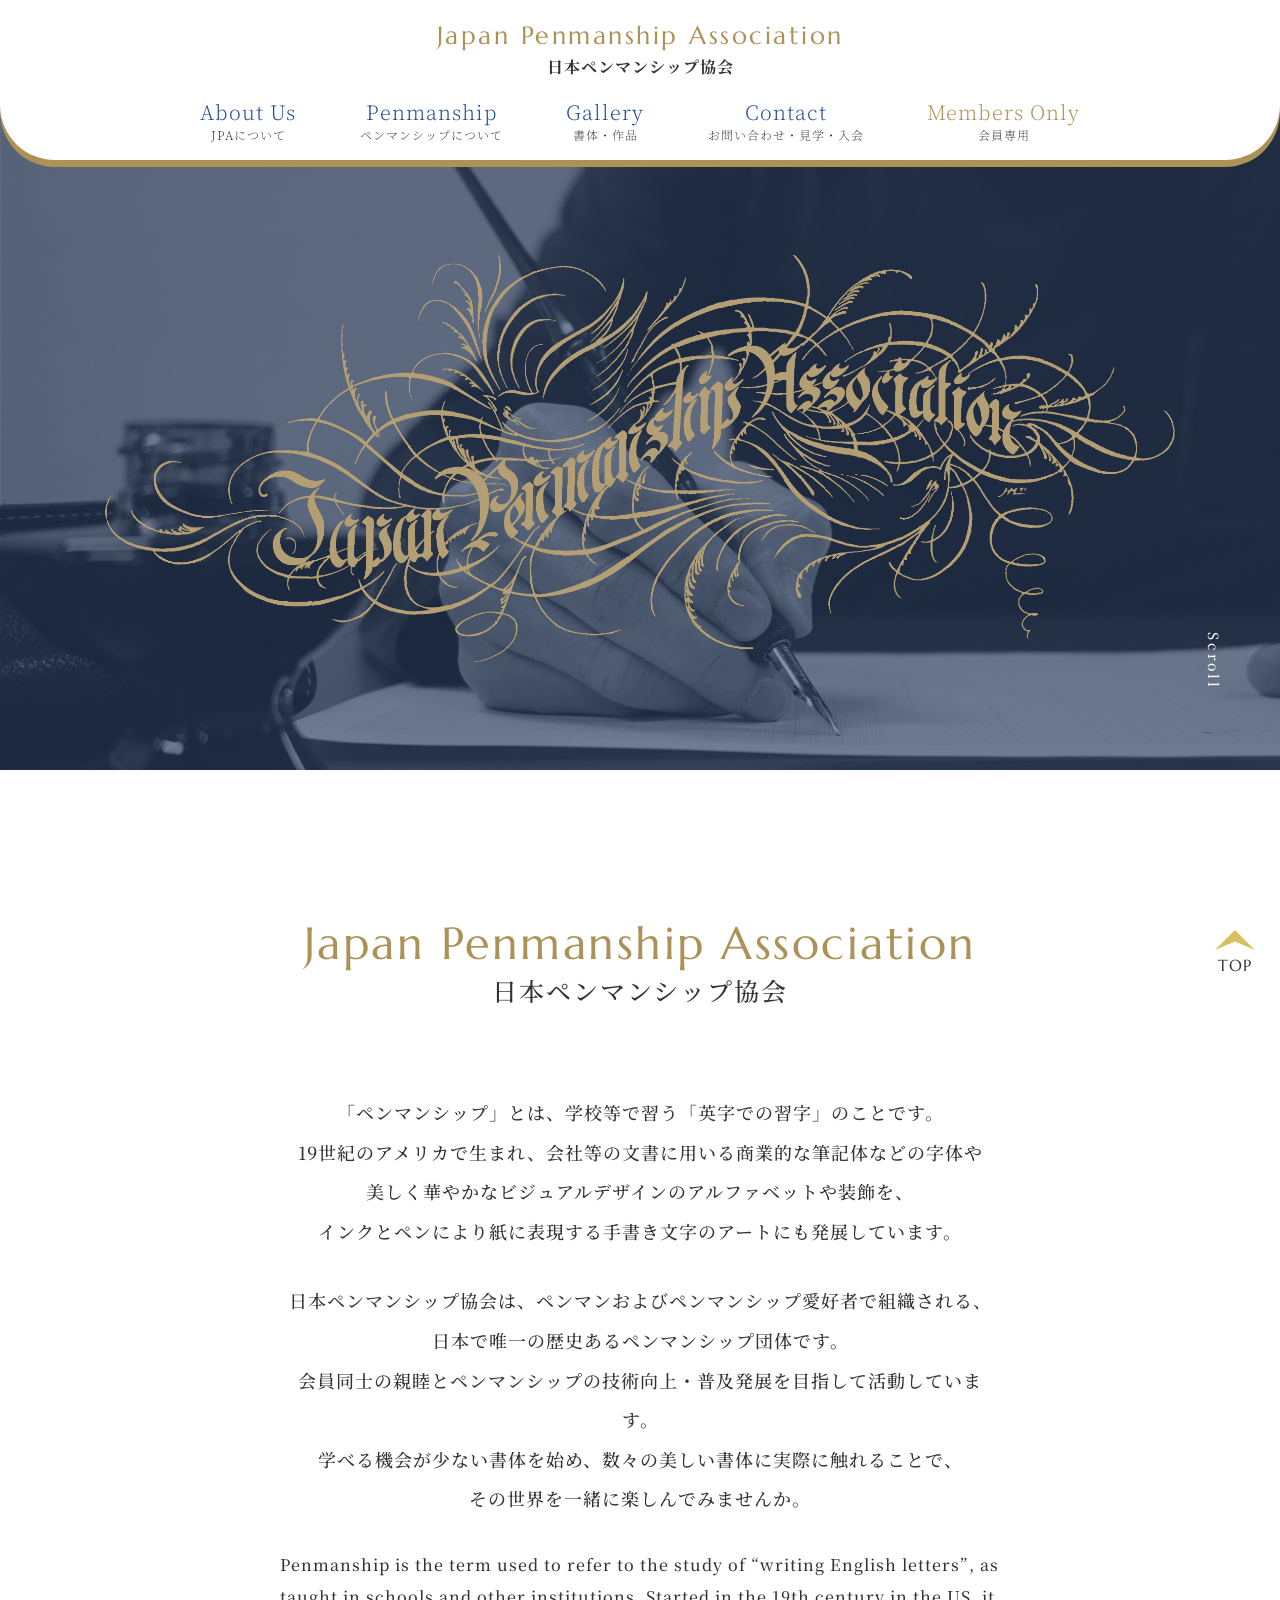
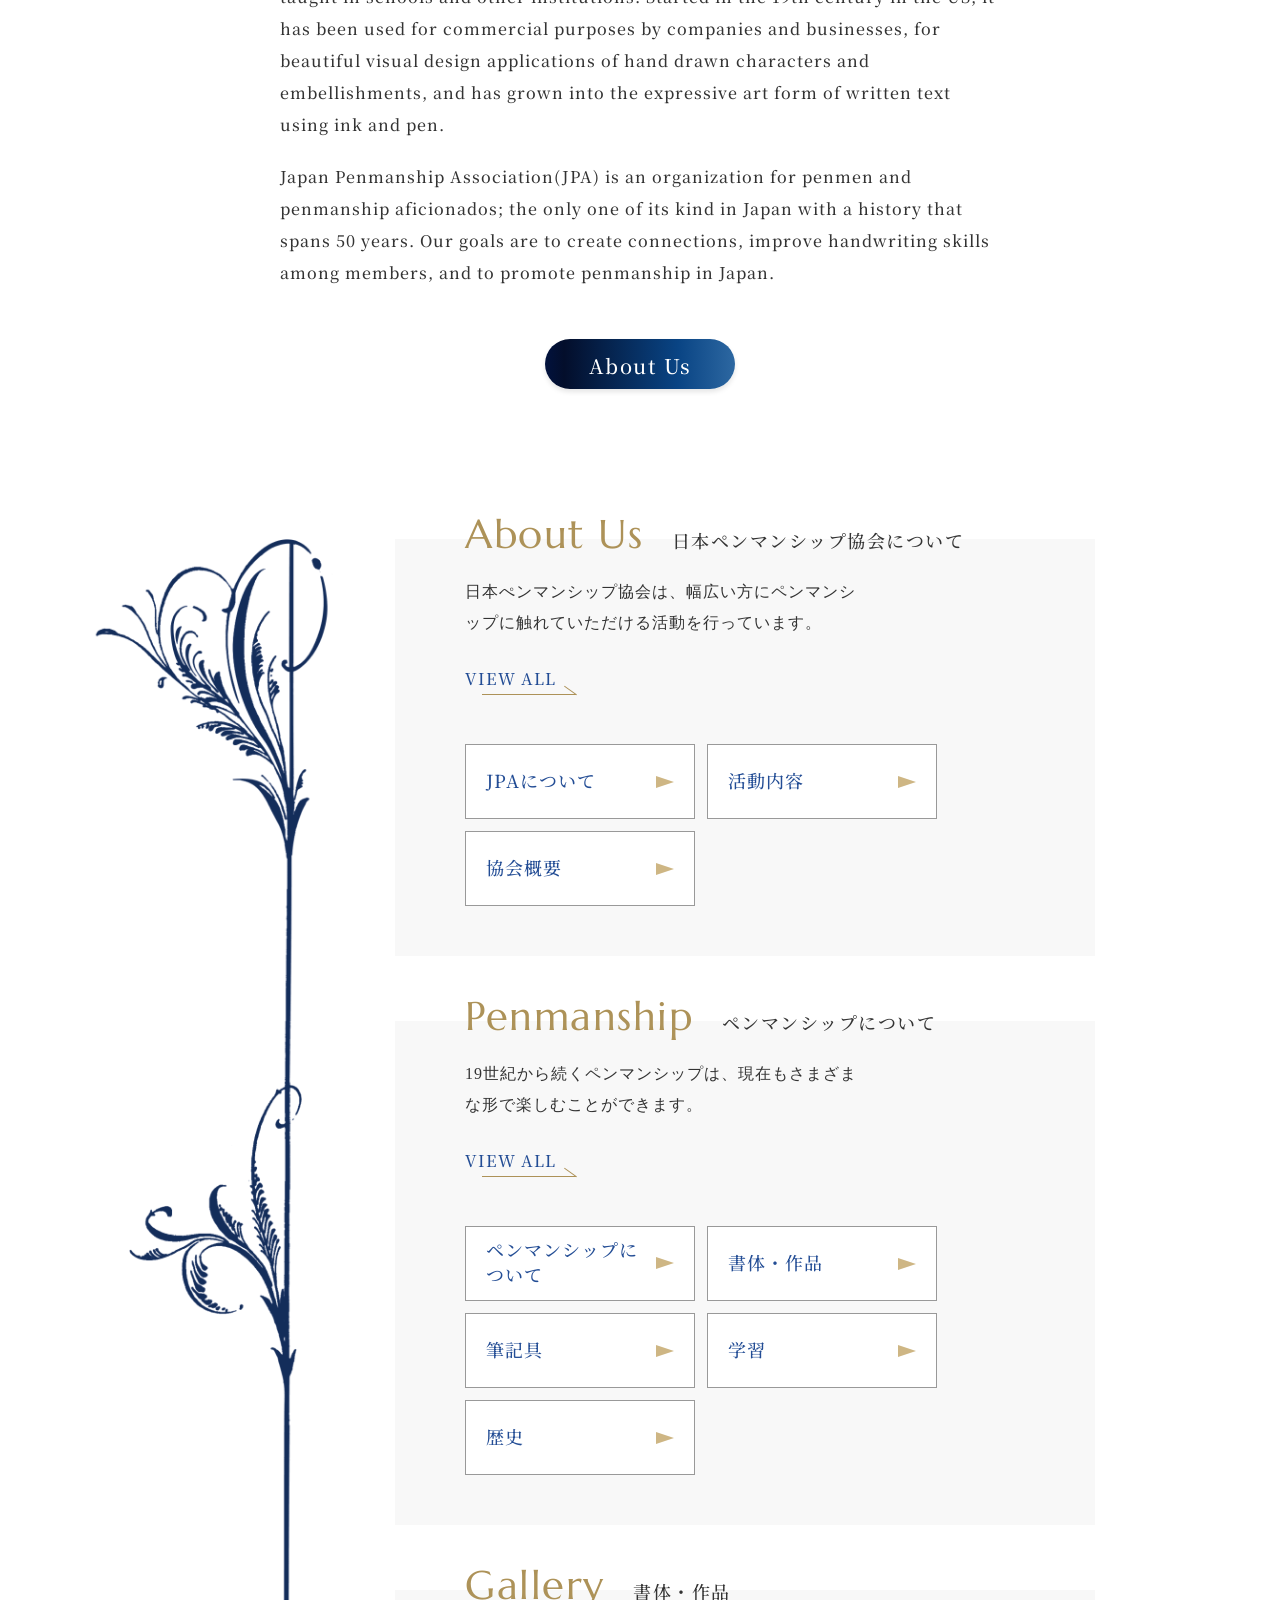
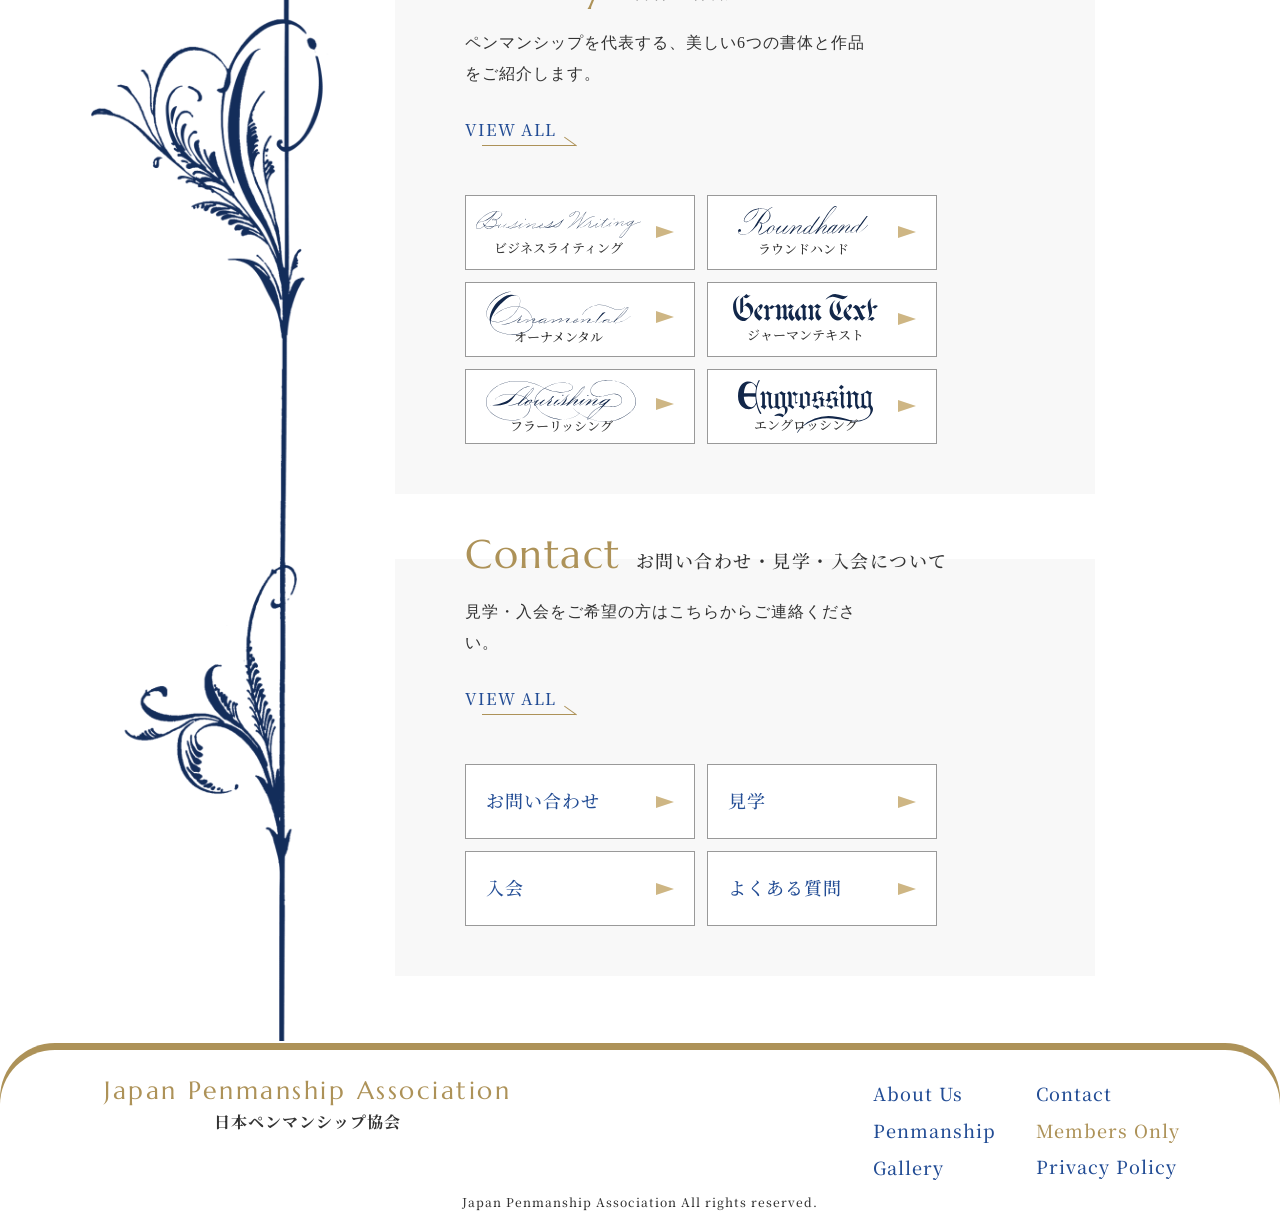
<file: index.html>
<!DOCTYPE html>
<html lang="ja">

<head>
  <meta charset="UTF-8">
  <meta name="viewport" content="width = device-width, initial-scale=1, user-scalable=yes">
  <title>Japan Penmanship Association</title>
  <meta name="description" content="日本ぺンマンシップ協会は、幅広い方にペンマンシップに触れていただける活動を行っています。">
  <meta property="og:url" content="https://japanpenmanship.org">
  <!-- <meta property="og:url" content="http://japanpenmanship.sakura.ne.jp"> -->
  <meta property="og:title" content="Japan Penmanship Association" />
  <meta property="og:site_name" content="Japan Penmanship Association">
  <meta property="og:type" content="website">
  <meta property="og:locale" content="ja-JP">
  <meta property="og:image" content="https://japanpenmanship.org/images/ogp_jpa.jpg">
  <meta property="og:description" content="日本ぺンマンシップ協会は、幅広い方にペンマンシップに触れていただける活動を行っています。" />
  <meta name="twitter:card" content="summary" />
  <link href="images/favicon_jpa.png" rel="icon" type="image/x-icon" />
  <link rel="apple-touch-icon" href="image/apple-touch-icon_jpa.jpg">
  <!--fontplus-->
  <script src="https://webfont.fontplus.jp/accessor/script/fontplus.js?5AFE2XVIalM%3D&box=lZ8meDbXgCQ%3D&aa=1&ab=2"></script>
  <!--Googlefont-->
  <link rel="preconnect" href="https://fonts.googleapis.com">
  <link rel="preconnect" href="https://fonts.gstatic.com" crossorigin>
  <link
    href="https://fonts.googleapis.com/css2?family=Marcellus&family=Noto+Sans+JP:wght@300;400;500;700&family=Noto+Serif+JP:wght@300;400;500&display=swap"
    rel="stylesheet">

  <!-- <link rel="stylesheet" href="css/3-3-2.css"> -->
  <!--Animate.cssのCDN-->
  <link rel="stylesheet" href="https://cdnjs.cloudflare.com/ajax/libs/animate.css/4.0.0/animate.min.css">
  <!--CSS-->
  <link rel="stylesheet" href="css/reset.css">
  <link rel="stylesheet" href="css/common.css">
  <link rel="stylesheet" href="css/top.css">
</head>

<body>
  <section class="top">
    <header class="header">
      <h1 class="logo"><a href="index.html"><span>Japan Penmanship Association</span>日本ペンマンシップ協会</a></h1>
      <div id="openbtn" class="openbtn"><span></span><span></span><span></span></div>
      <nav id="g-nav">
        <ul>
          <li class="g-nav__top"><a href="index.html"><span>TOP</span></a></li>
          <li><a href="about.html"><span>About Us</span>JPAについて</a></li>
          <li><a href="penmanship.html"><span>Penmanship</span>ペンマンシップについて</a></li>
          <li class="has-child"><a href="penmanship.html#gallery"><span>Gallery</span>書体・作品</a></li>
          <li><a href="contact.html"><span>Contact</span>お問い合わせ・見学・入会</a></li>
          <li><a href="member.html">
              <div class="li_member">Members Only</div>会員専用
            </a></li>
        </ul>
      </nav>
    </header>
    <div class="image-logo fadeInTrigger2">
      <img src="images/top_logo_PC.png" alt="japan penmanship association">
      <div class="main__title-sp"><span>Japan Penmanship Association</span>
        日本ペンマンシップ協会</div>
      <div class="scrolldown1"><span>Scroll</span></div>
    </div>
  </section>
  <!-- ＝＝＝＝メイン＝＝＝＝ -->
  <main class="main">
    <div class="main__title"><span>Japan Penmanship Association</span>
      日本ペンマンシップ協会</div>
    <div class="main__lead-ja">
      <span>「ペンマンシップ」とは、学校等で習う「英字での習字」のことです。<br class="br-pc">
        19世紀のアメリカで生まれ、会社等の文書に用いる商業的な筆記体などの字体や<br class="br-pc">
        美しく華やかなビジュアルデザインのアルファベットや装飾を、<br class="br-pc">
        インクとペンにより紙に表現する手書き文字のアートにも発展しています。</span>
      日本ペンマンシップ協会は、ペンマンおよびペンマンシップ愛好者で組織される、<br class="br-pc">
      日本で唯一の歴史あるペンマンシップ団体です。<br class="br-pc">
      会員同士の親睦とペンマンシップの技術向上・普及発展を目指して活動しています。<br class="br-pc">
      学べる機会が少ない書体を始め、数々の美しい書体に実際に触れることで、<br class="br-pc">
      その世界を一緒に楽しんでみませんか。
    </div>
    <div class="main__lead-eg">
      <span>
        Penmanship is the term used to refer to the study of “writing English letters”,
        as taught in schools and other institutions. Started in the 19th century in the US,
        it has been used for commercial purposes by companies and businesses, for beautiful
        visual design applications of hand drawn characters and embellishments, and has grown
        into the expressive art form of written text using ink and pen. </span>
      Japan Penmanship Association(JPA) is an organization for penmen and penmanship
      aficionados; the only one of its kind in Japan with a history that spans 50 years.
      Our goals are to create connections, improve handwriting skills among members,
      and to promote penmanship in Japan.

    </div>
    <a class="btn" href="about.html"><p>About Us</p></a>
    <div class="content">
      <div class="content__wrapper">
        <div class="content__image"></div>
        <div class="content__box">
          <ul>
            <li class="content__box01">
              <div class="content__title">About Us <span>日本ペンマンシップ協会について</span></div>
              <div class="content__lead">日本ぺンマンシップ協会は、幅広い方にペンマンシップに触れていただける活動を行っています。</div>
              <a href="about.html" class="btn-arrows">VIEW ALL</a>
              <div class="content__card01">
                <div class="item"><a href="about.html" class="item-wrapper">JPAについて <div class="triangle"></div></a>
                </div>
                <div class="item"><a href="about.html#activities" class="item-wrapper">活動内容 <div class="triangle"></div>
                    </a></div>
                <div class="item"><a href="about.html#info-jpa" class="item-wrapper">協会概要 <div class="triangle"></div>
                    </a></div>
              </div>
            </li>
            <li class="content__box01">
              <div class="content__title">Penmanship <span>ペンマンシップについて</span></div>
              <div class="content__lead">19世紀から続くペンマンシップは、現在もさまざまな形で楽しむことができます。</div>
              <a href="penmanship.html" class="btn-arrows">VIEW ALL</a>
              <div class="content__card02">
                <div class="item01"><a href="penmanship.html" class="item-wrapper">ペンマンシップに<br>
                    ついて <div class="triangle"></div></a></div>
                <div class="item"><a href="penmanship.html#gallery" class="item-wrapper">書体・作品 <div class="triangle"></div></a>
                </div>
                <div class="item"><a href="penmanship.html#tools" class="item-wrapper">筆記具<div class="triangle"></div></a>
                </div>
                <div class="item"><a href="penmanship.html#step" class="item-wrapper">学習<div class="triangle"></div></a>
                </div>
                <div class="item"><a href="penmanship.html#history" class="item-wrapper">歴史<div class="triangle"></div></a>
                </div>
              </div>
            </li>
            <li class="content__box01">
              <div class="content__title">Gallery <span>書体・作品</span></div>
              <div class="content__lead">ペンマンシップを代表する、美しい6つの書体と作品をご紹介します。</div>
              <a href="penmanship.html#gallery" class="btn-arrows">VIEW ALL</a>
              <div class="content__card03">
                <a href="businesswriting.html">
                  <div class="item-business">
                    <div><img class="t-business" src="images/t-bussineswriting.svg" alt="">
                      <div>ビジネスライティング</div>
                    </div>
                    <div class="triangle"></div>
                  </div>
                </a>
                <a href="raundhand.html">
                  <div class="item-raundhand">
                    <div><img class="t-raundhand" src="images/t-raundhand.svg" alt="">
                      <div>ラウンドハンド</div>
                    </div>
                    <div class="triangle"></div>
                  </div>
                </a>
                <a href="ornamental.html">
                  <div class="item-ornamental">
                    <div><img class="t-ornamental" src="images/t-ornamental.svg" alt="">
                      <div>オーナメンタル</div>
                    </div>
                    <div class="triangle"></div>
                  </div>
                </a>
                <a href="germantext.html">
                  <div class="item-germantext">
                    <div><img class="t-germantext" src="images/t-germantext.svg" alt="">
                      <div>ジャーマンテキスト</div>
                    </div>
                    <div class="triangle"></div>
                  </div>
                </a>
                <a href="flourishing.html">
                  <div class="item-flourishing">
                    <div><img class="t-flourishing" src="images/t-flourishing.svg" alt="">
                      <div>フラーリッシング</div>
                    </div>
                    <div class="triangle"></div>
                  </div>
                </a>
                <a href="engrossing.html">
                  <div class="item-engrossing">
                    <div><img class="t-engrossing" src="images/t-engrossing.svg" alt="">
                      <div>エングロッシング</div>
                    </div>
                    <div class="triangle"></div>
                  </div>
                </a>
              </div>
            </li>
            <li class="content__box01">
              <div class="content__title">Contact<span>お問い合わせ・見学・入会について</span></div>
              <div class="content__lead">見学・入会をご希望の方はこちらからご連絡ください。</div>
              <a href="contact.html" class="btn-arrows">VIEW ALL</a>
              <div class="content__card04">
                <div class="item"><a href="contact.html" class="item-wrapper">お問い合わせ <div class="triangle"></div></a></div>
                <div class="item"><a href="contact.html#info-meeting" class="item-wrapper">見学 <div class="triangle"></div></a></div>
                <div class="item"><a href="contact.html#info-joinus" class="item-wrapper">入会 <div class="triangle"></div></a></div>
                <div class="item"><a href="contact.html#QA" class="item-wrapper">よくある質問 <div class="triangle"></div></a></div>
              </div>
            </li>
          </ul>
        </div>
      </div>
    </div>


  </main>
  <footer>
    <div id="page-top">
      <a href="#"><img src="images/page-top.svg" alt="ページトップ">TOP</a>
    </div>


    <section class="footer">
      <div class="footer__wrapper">
        <h2 class="footer__logo"><a href="index.html"><span>Japan Penmanship Association</span>日本ペンマンシップ協会</a></h2>
        <div class="footer__nav">

          <div class="wrapper01">
            <ul>
              <li><a href="about.html">About Us </a></li>
              <li><a href="penmanship.html">Penmanship</a></li>
              <li><a href="penmanship.html#gallery">Gallery</a></li>
            </ul>
          </div>
          <div>
            <ul>
              <li><a href="contact.html">Contact</a></li>
              <li><a href="member.html">
                  <p>Members Only</p>
                </a></li>
              <li><a href="privacypolicy.html">Privacy Policy</a></li>
            </ul>
          </div>
        </div>
      </div>

      <small>Japan Penmanship Association All rights reserved.</small>
    </section>
  </footer>

  <!--JS-->
  <script src="https://code.jquery.com/jquery-3.6.1.min.js"
    integrity="sha256-o88AwQnZB+VDvE9tvIXrMQaPlFFSUTR+nldQm1LuPXQ=" crossorigin="anonymous"></script>
    <script src="slick/slick.js"></script>
    <script src="js/common.js"></script>
</body>

</html>
</file>
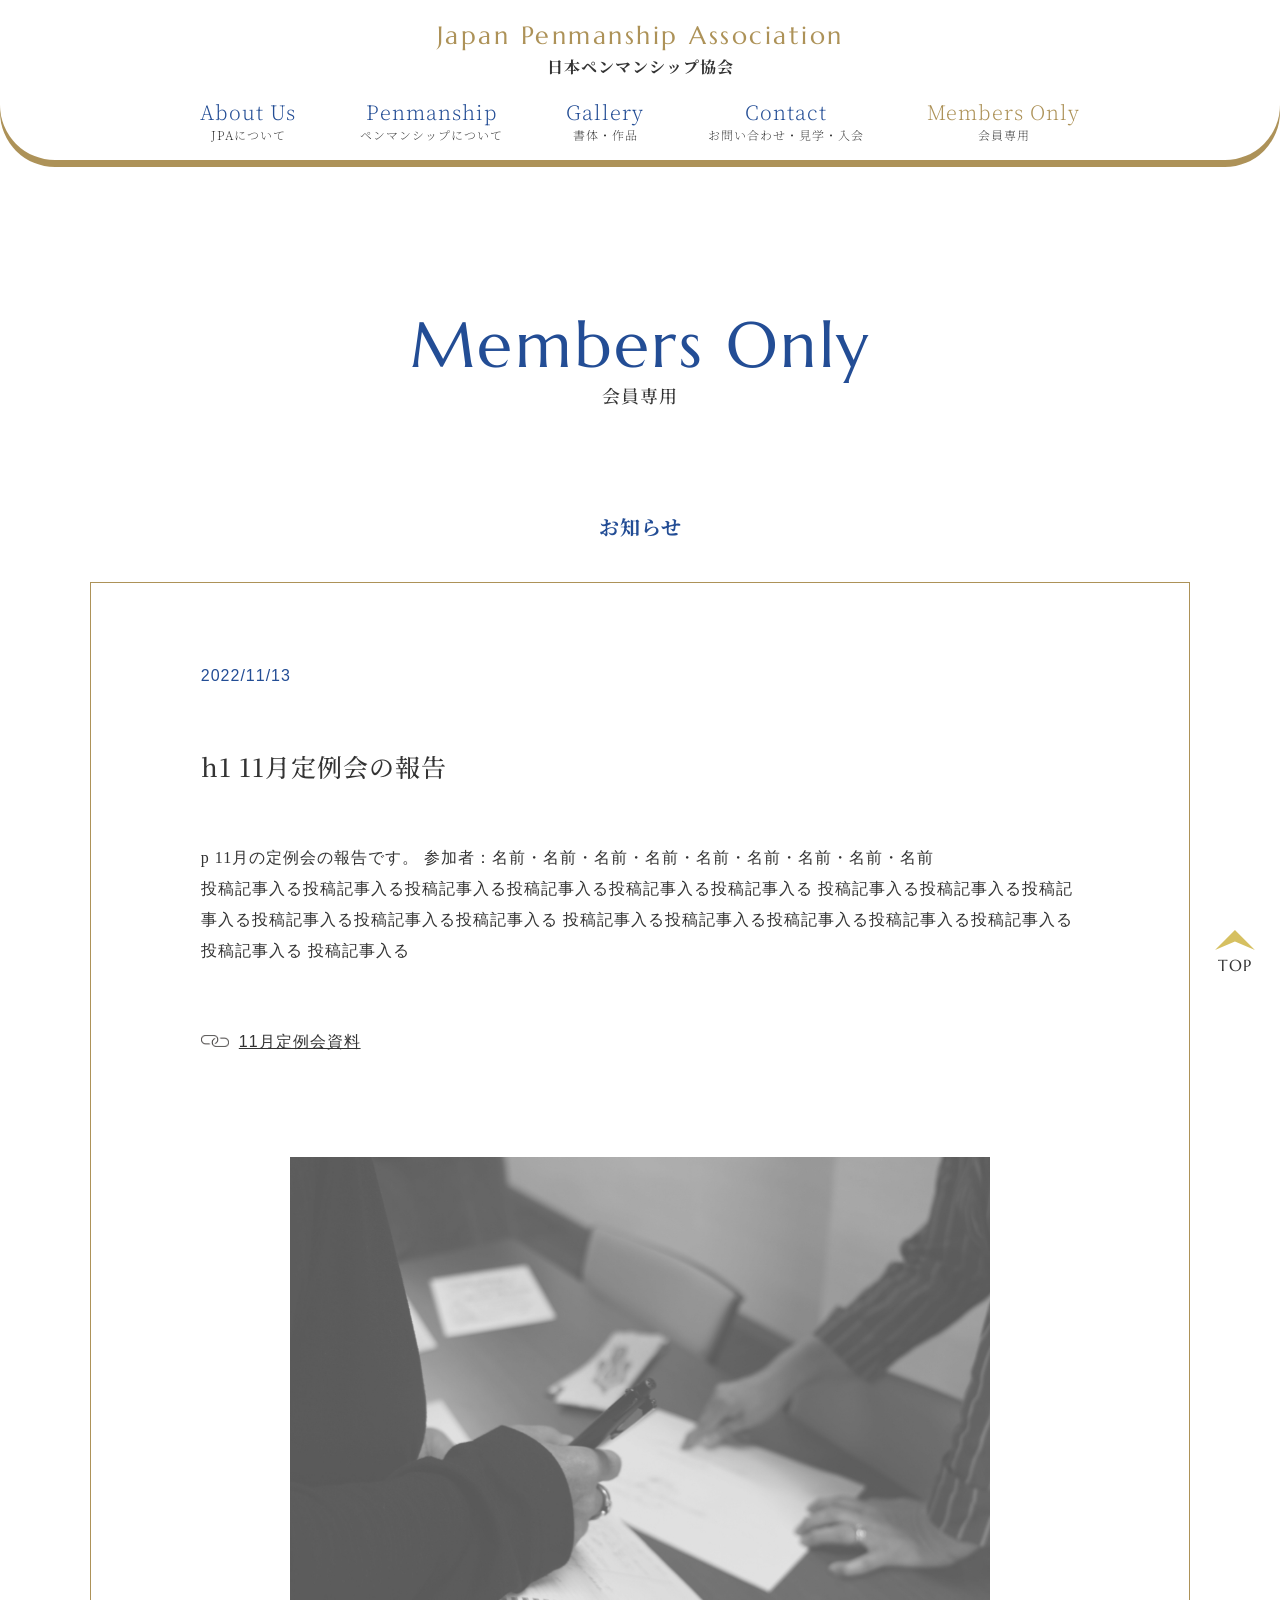
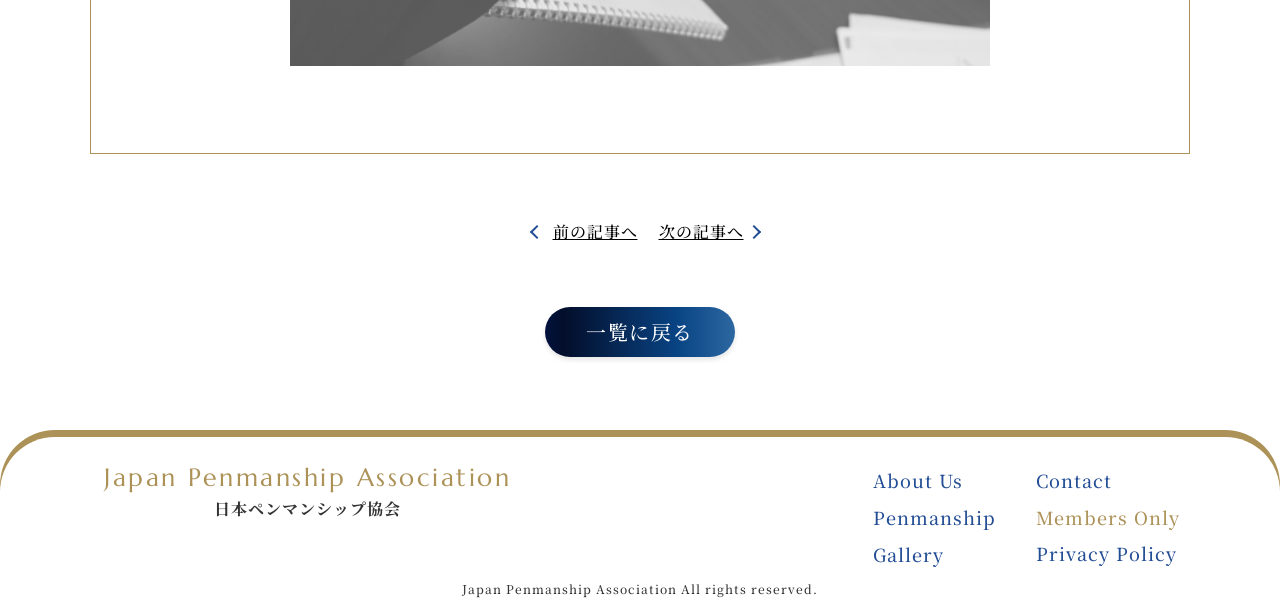
<file: member-single/index.html>
<!DOCTYPE html>
<html lang="ja">

<head>
  <meta charset="UTF-8">
  <meta name="viewport" content="width = device-width, initial-scale=1, user-scalable=yes">
  <title>Japan Penmanship Association</title>
  <meta name="description" content="日本ぺンマンシップ協会は、幅広い方にペンマンシップに触れていただける活動を行っています。">
  <meta property="og:url" content="https://japanpenmanship.org">
  <meta property="og:title" content="Japan Penmanship Association" />
  <meta property="og:site_name" content="Japan Penmanship Association">
  <meta property="og:type" content="website">
  <meta property="og:locale" content="ja-JP">
  <meta property="og:image" content="https://japanpenmanship.org/images/ogp_jpa.jpg">
  <meta property="og:description" content="日本ぺンマンシップ協会は、幅広い方にペンマンシップに触れていただける活動を行っています。" />
  <meta name="twitter:card" content="summary" />
  <link href="../images/favicon_jpa.png" rel="icon" type="image/x-icon" />
  <link rel="apple-touch-icon" href="image/apple-touch-icon_jpa.jpg">
  <!--fontplus-->
  <script
    src="https://webfont.fontplus.jp/accessor/script/fontplus.js?5AFE2XVIalM%3D&box=lZ8meDbXgCQ%3D&aa=1&ab=2"></script>
  <!--Googlefont-->
  <link rel="preconnect" href="https://fonts.googleapis.com">
  <link rel="preconnect" href="https://fonts.gstatic.com" crossorigin>
  <link href="https://fonts.googleapis.com/css2?family=Marcellus&family=Noto+Serif+JP&display=swap" rel="stylesheet">

  <link rel="stylesheet" href="../slick/slick.css">
  <!--Animate.cssのCDN-->
  <link rel="stylesheet" href="https://cdnjs.cloudflare.com/ajax/libs/animate.css/4.0.0/animate.min.css">
  <!--CSS-->
  <link rel="stylesheet" href="../css/reset.css">
  <link rel="stylesheet" href="../css/common.css">
  <link rel="stylesheet" href="../css/member-single.css">
</head>

<body>
  <header class="header">
    <h1 class="logo"><a href="index.html"><span>Japan Penmanship Association</span>日本ペンマンシップ協会</a></h1>
    <div id="openbtn" class="openbtn"><span></span><span></span><span></span></div>
    <nav id="g-nav">
      <ul>
        <li class="g-nav__top"><a href="index.html"><span>TOP</span></a></li>
        <li><a href="../about.html"><span>About Us</span>JPAについて</a></li>
        <li><a href="../penmanship.html"><span>Penmanship</span>ペンマンシップについて</a></li>
        <li><a href="../penmanship.html#gallery"><span>Gallery</span>書体・作品</a></li>
        <li><a href="../contact.html"><span>Contact</span>お問い合わせ・見学・入会</a></li>
        <li><a href="../member.html">
            <div class="li_member">Members Only</div>会員専用
          </a></li>
      </ul>
    </nav>
  </header>

  <main class="member">
    <section class="top">
      <div class="top__title animate__animated animate__fadeInDown animate__delay-1s">
        <h2><span>Members Only </span></h2>
        会員専用
      </div>
    </section>

    <section class="news">
      <h3>お知らせ</h3>
      <div class="news__wrapper">
        <div class="news__content">
          <time datetime="2001-01-01">2022/11/13</time>
          <h4 class="news__content-title"> h1 11月定例会の報告</h4>
          <p>p 11月の定例会の報告です。
            参加者：名前・名前・名前・名前・名前・名前・名前・名前・名前<br>
            投稿記事入る投稿記事入る投稿記事入る投稿記事入る投稿記事入る投稿記事入る
            投稿記事入る投稿記事入る投稿記事入る投稿記事入る投稿記事入る投稿記事入る
            投稿記事入る投稿記事入る投稿記事入る投稿記事入る投稿記事入る投稿記事入る
            投稿記事入る</p>
          <div class="link"> <a href="https://japanpenmanship.org/images/jpa-terms.pdf" target="_blank"><img
                src="../images/link.png" alt="リンク">11月定例会資料</a></div>
          <div class="news__image"><img src="../images/activities01.jpg" alt="11月写真"></div>
        </div>
      </div>
    </section>

    <div class="page-link">
      <a href="#" class="arrow prev">前の記事へ</a>
      <a href="#" class="arrow next">次の記事へ</a>
    </div>


    <a class="btn" href="../member.html">一覧に戻る</a>


  </main>

  <footer>
    <div id="page-top">
      <a href="#"><img src="../images/page-top.svg" alt="ページトップ">TOP</a>
    </div>
    <section class="footer">
      <div class="footer__wrapper">
        <h2 class="footer__logo"><a href="../index.html"><span>Japan Penmanship Association</span>日本ペンマンシップ協会</a></h2>
        <div class="footer__nav">

          <div class="wrapper01">
            <ul>
              <li><a href="../about.html">About Us </a></li>
              <li><a href="../penmanship.html">Penmanship</a></li>
              <li><a href="../penmanship.html#gallery">Gallery</a></li>
            </ul>
          </div>
          <div>
            <ul>
              <li><a href="../contact.html">Contact</a></li>
              <li><a href="../member.html">
                  <p>Members Only</p>
                </a></li>
              <li><a href="../privacypolicy.html">Privacy Policy</a></li>
            </ul>
          </div>
        </div>
      </div>

      <small>Japan Penmanship Association All rights reserved.</small>
    </section>
  </footer>


  <!--JS-->
  <script src="https://code.jquery.com/jquery-3.6.1.min.js"
    integrity="sha256-o88AwQnZB+VDvE9tvIXrMQaPlFFSUTR+nldQm1LuPXQ=" crossorigin="anonymous"></script>
  <script src="../slick/slick.js"></script>
  <script src="../js/common.js"></script>
</body>

</html>
</file>
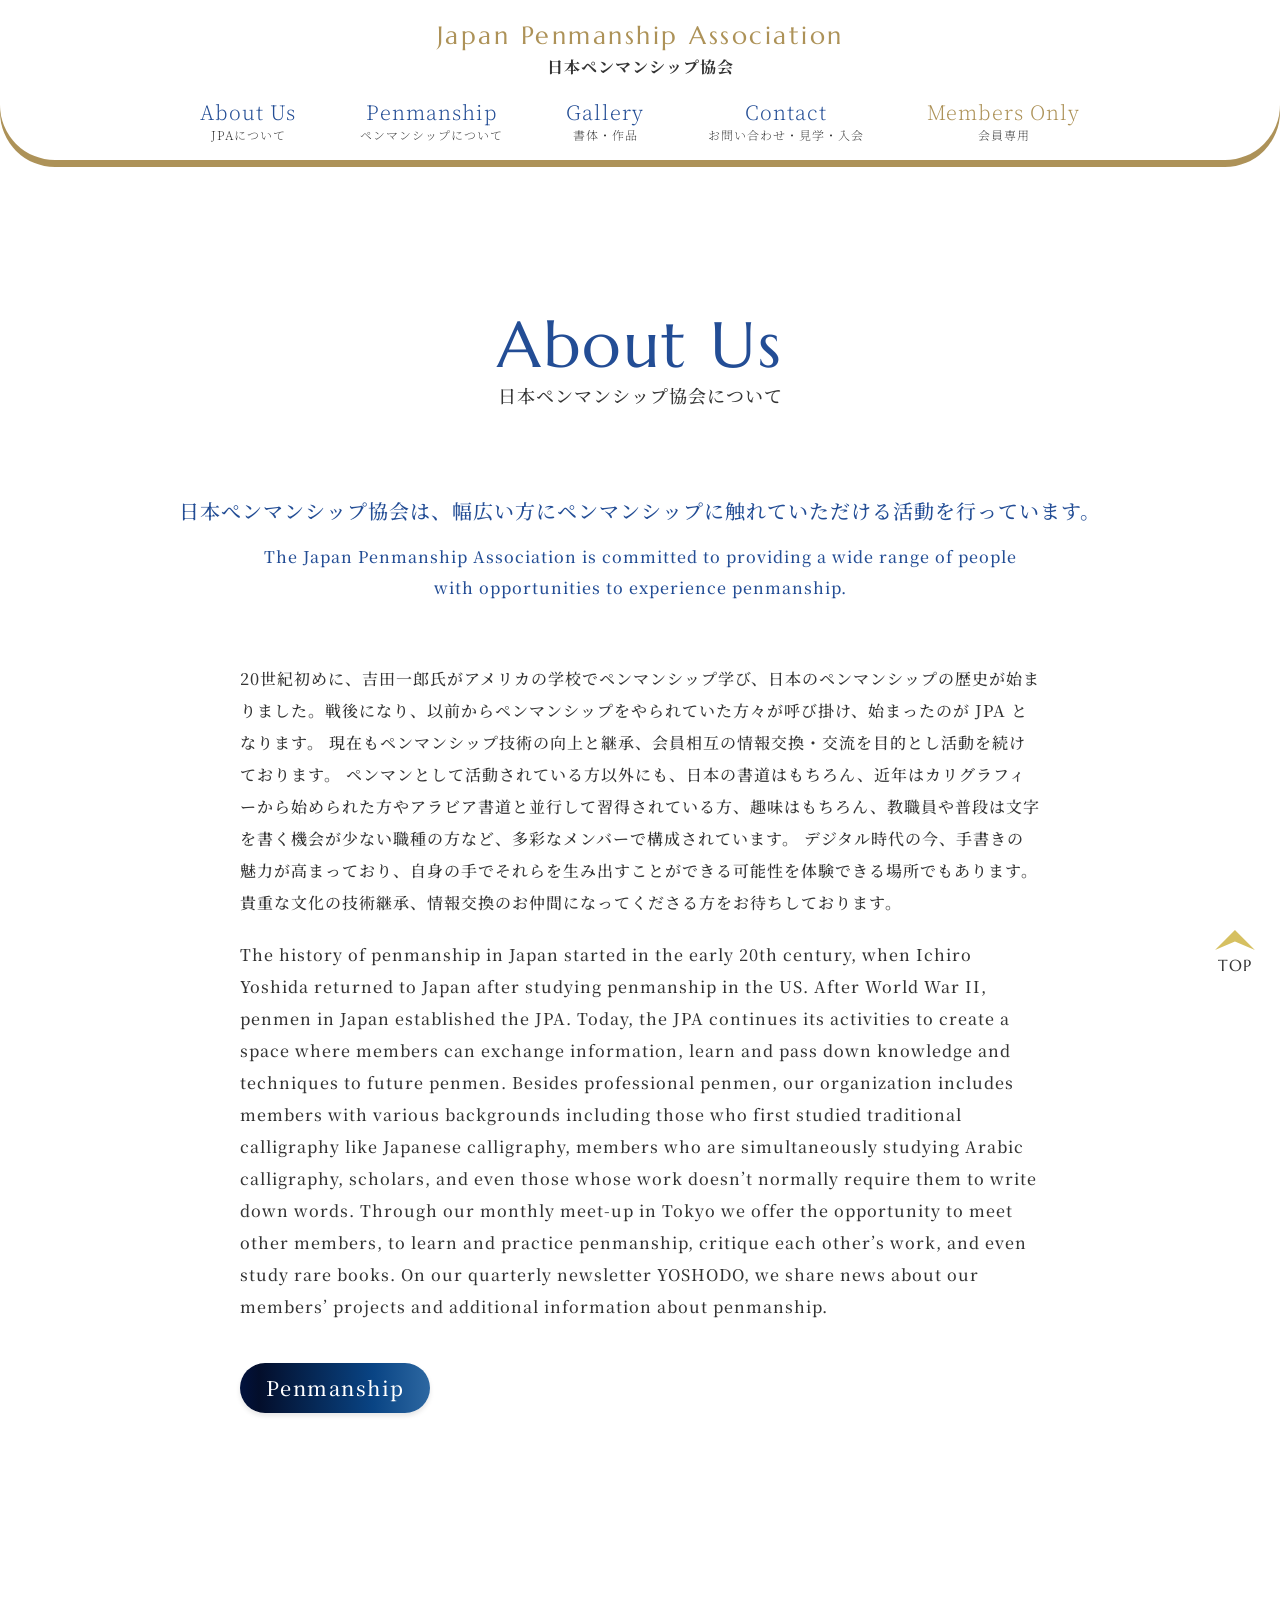
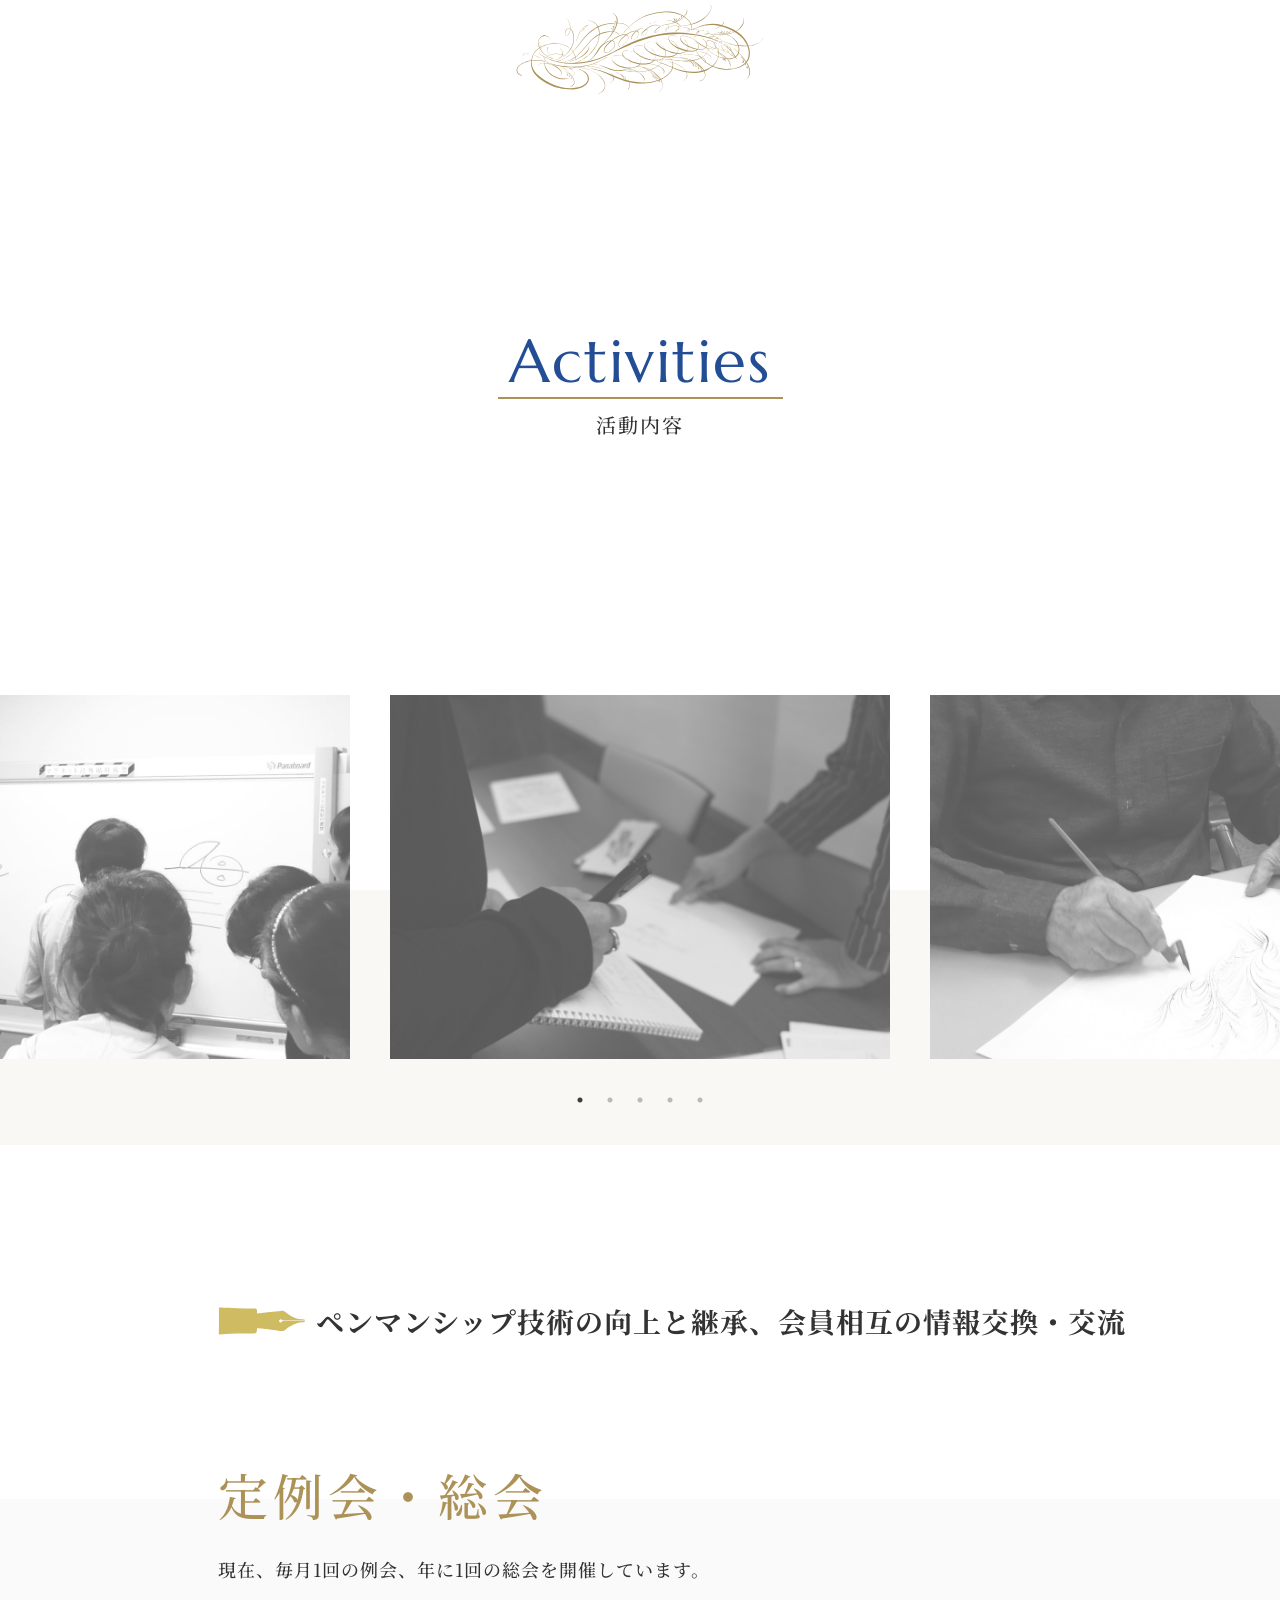
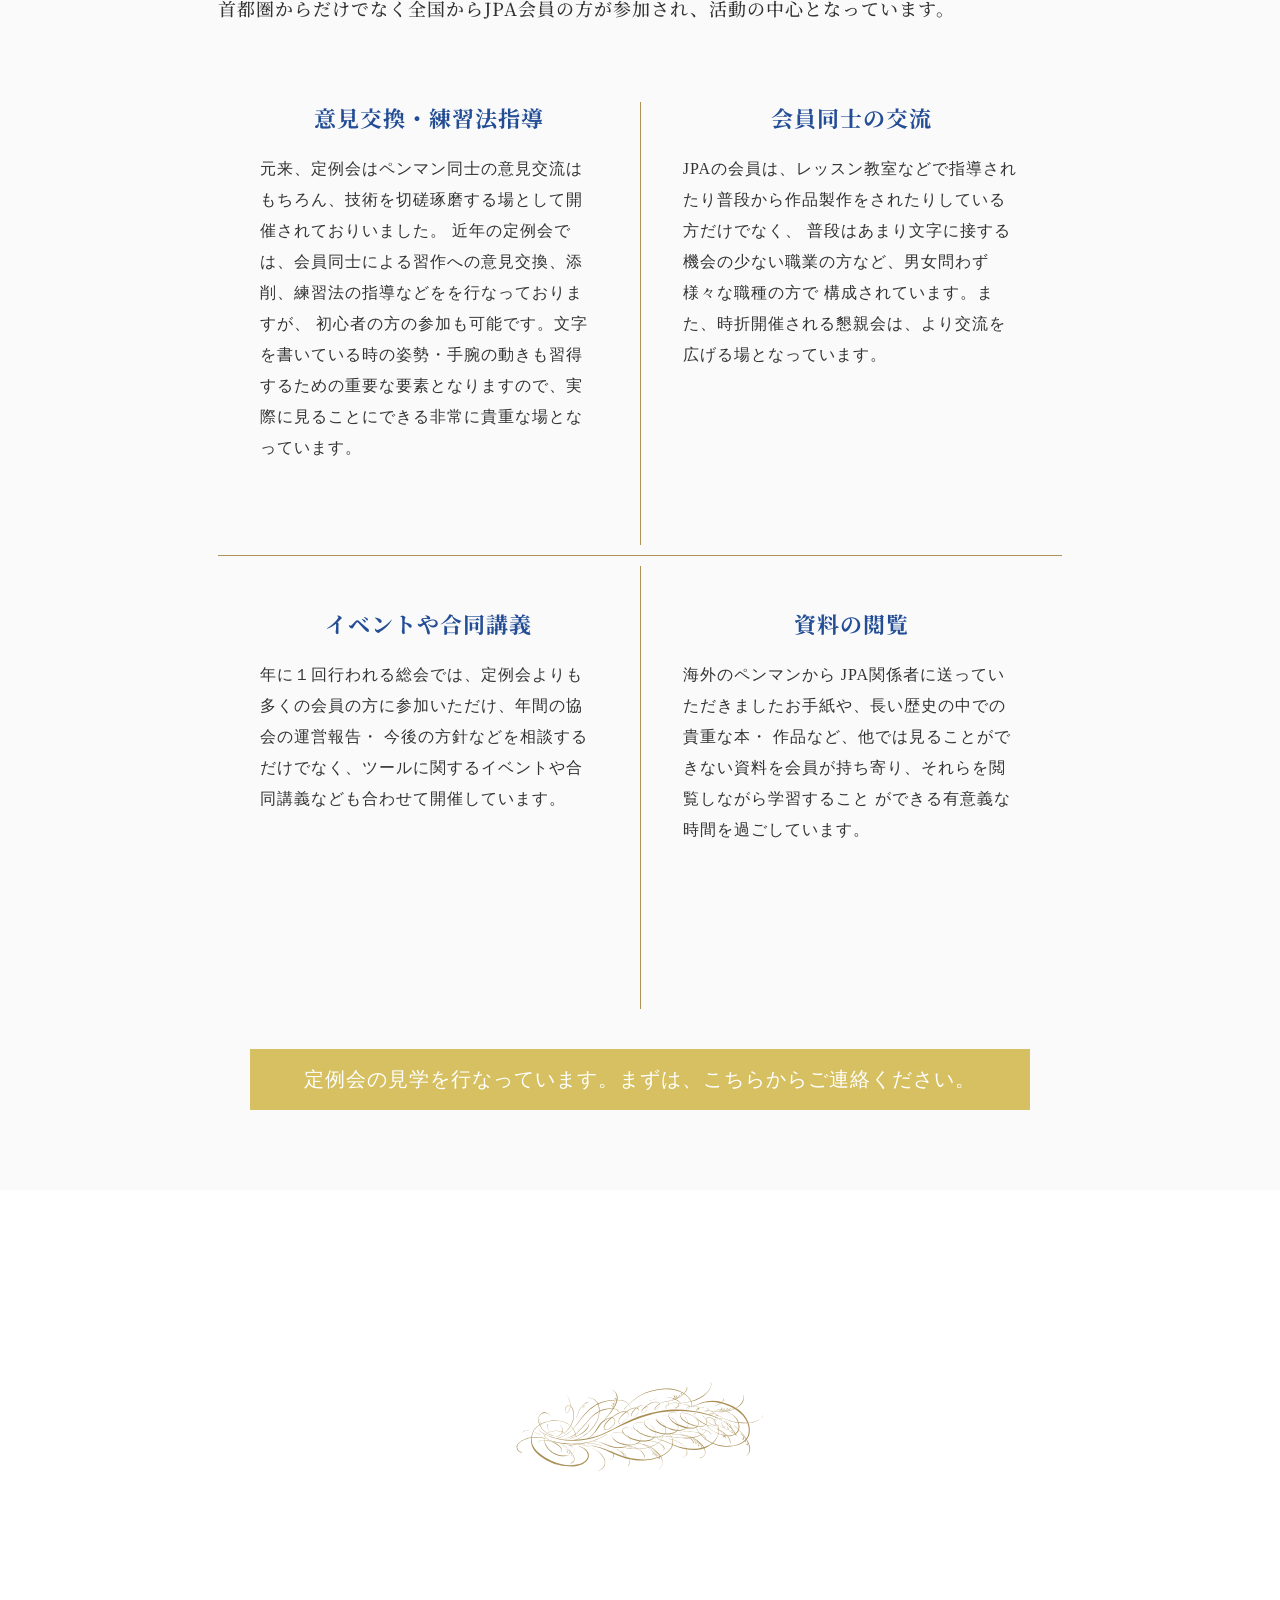
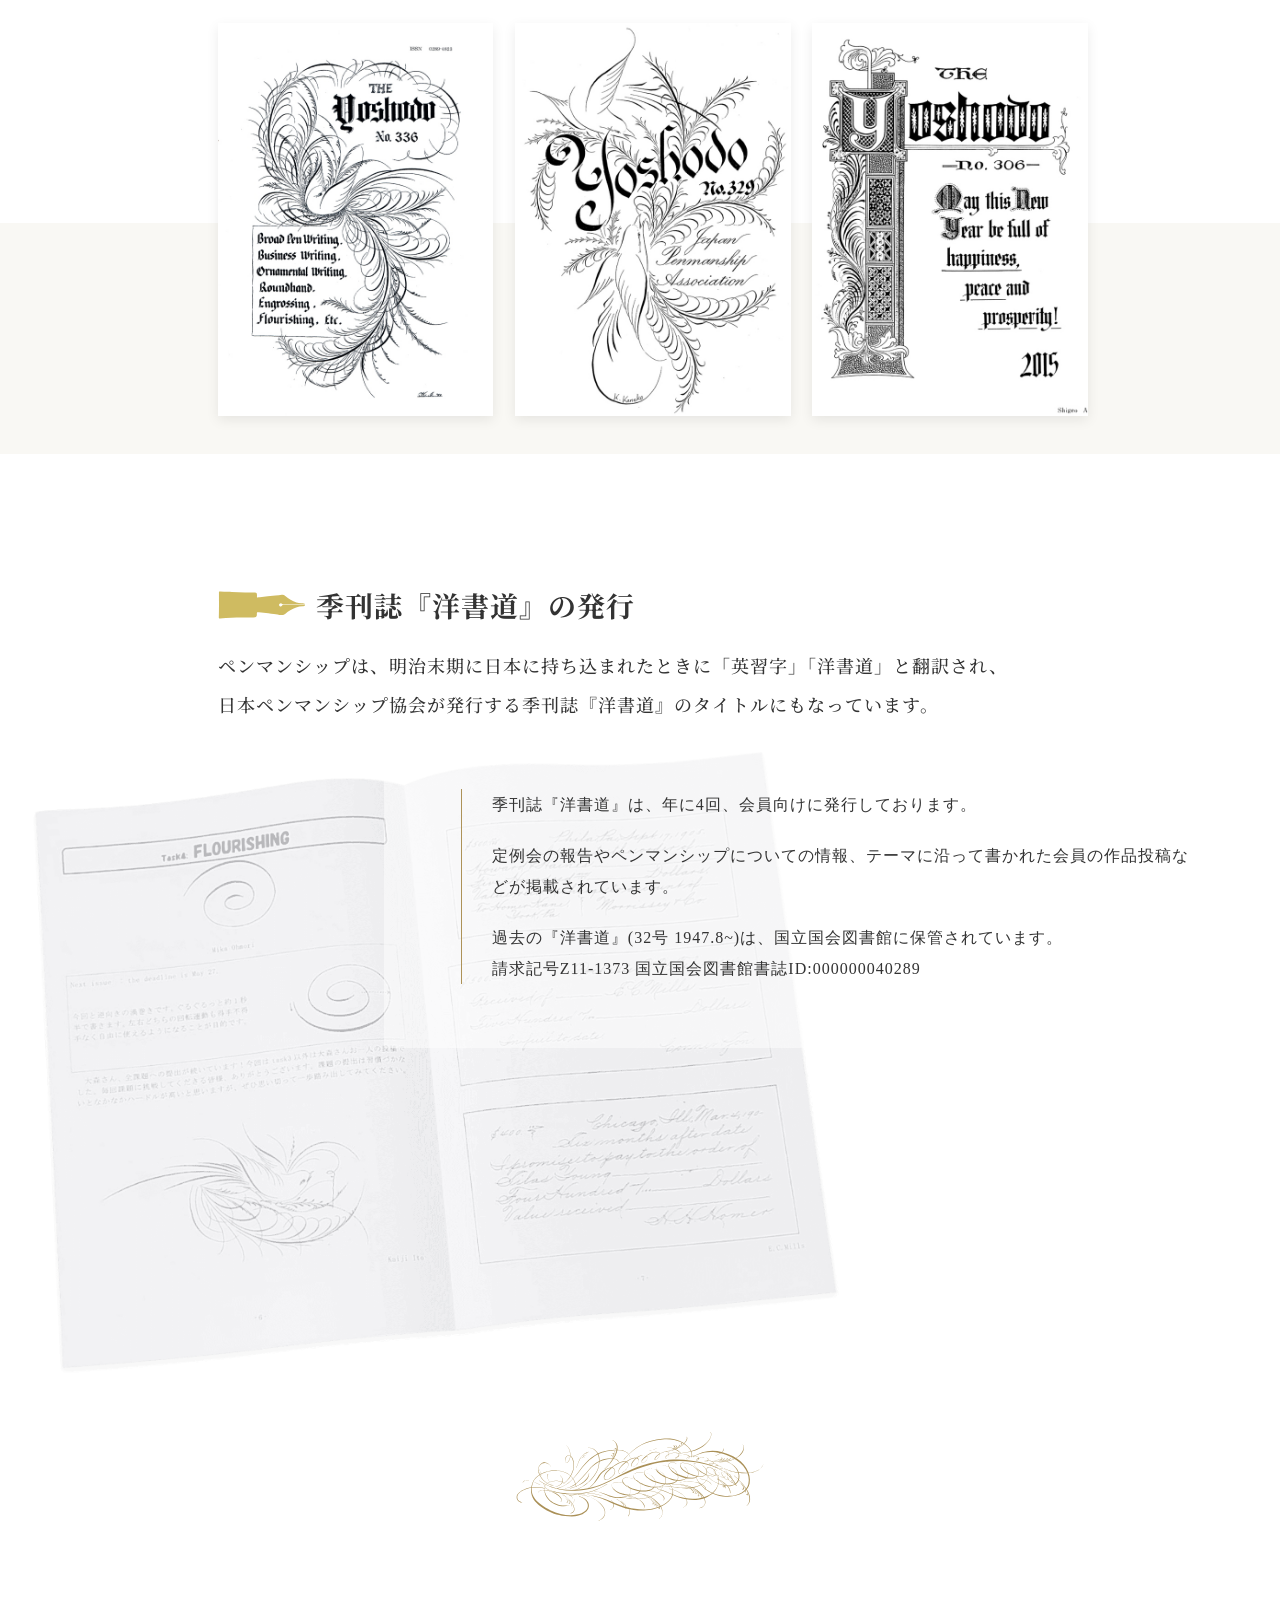
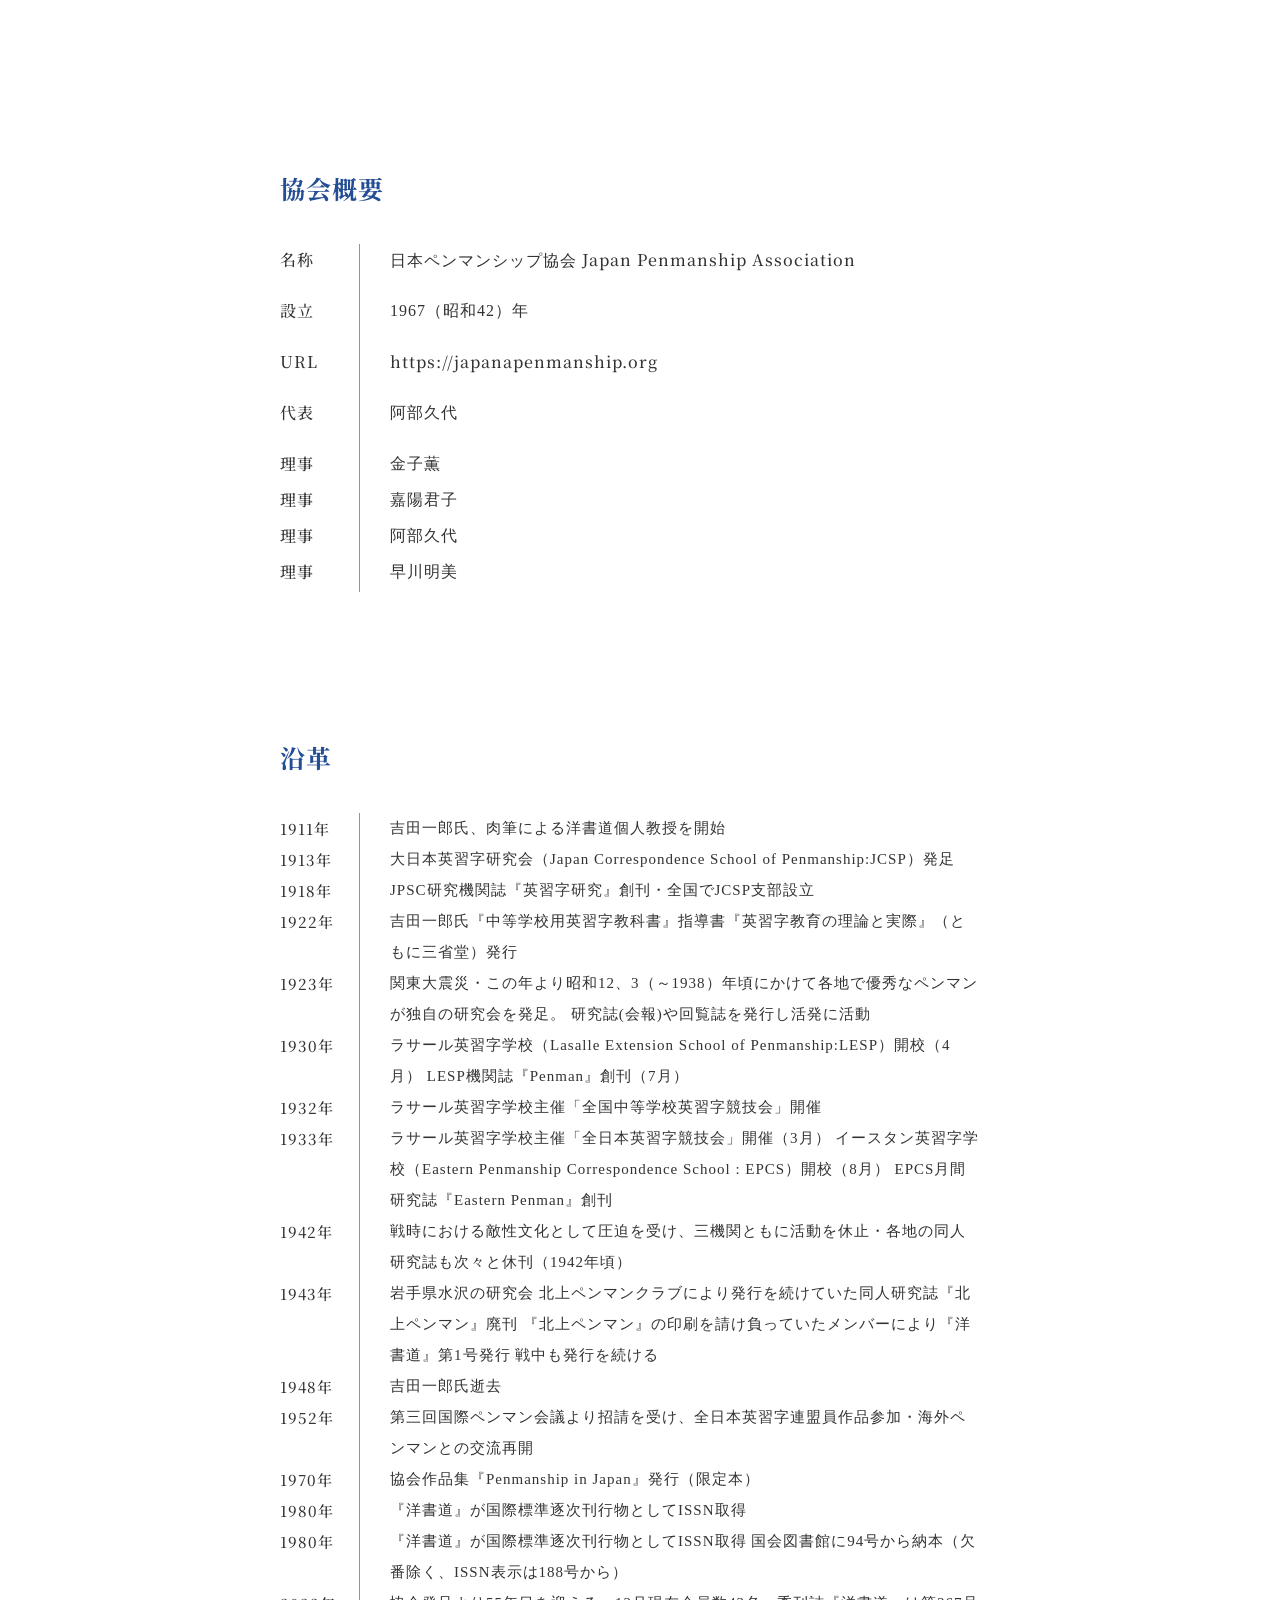
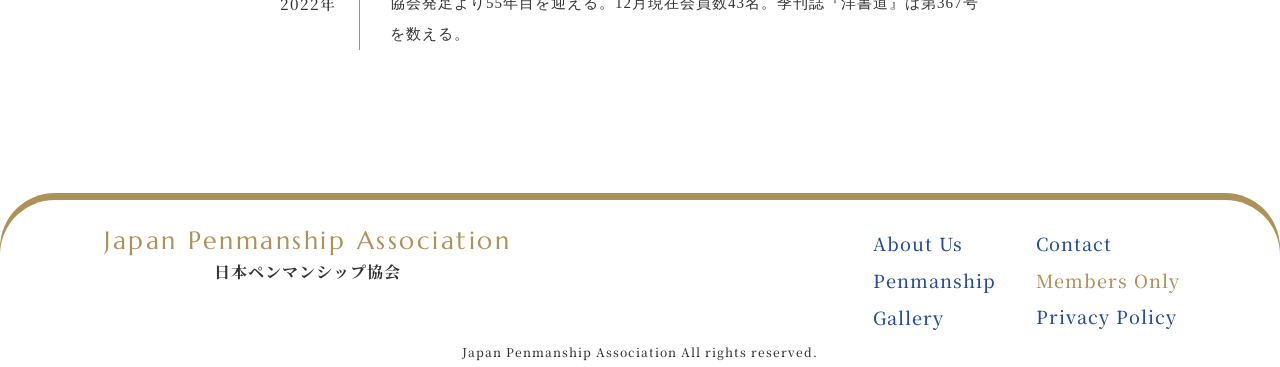
<file: about.html>
<!DOCTYPE html>
<html lang="ja">

<head>
  <meta charset="UTF-8">
  <meta name="viewport" content="width = device-width, initial-scale=1, user-scalable=yes">
  <title>Japan Penmanship Association</title>
  <meta name="description" content="日本ぺンマンシップ協会は、幅広い方にペンマンシップに触れていただける活動を行っています。">
  <meta property="og:url" content="https://japanpenmanship.org">
  <meta property="og:title" content="Japan Penmanship Association" />
  <meta property="og:site_name" content="Japan Penmanship Association">
  <meta property="og:type" content="website">
  <meta property="og:locale" content="ja-JP">
  <meta property="og:image" content="https://japanpenmanship.org/images/ogp_jpa.jpg">
  <meta property="og:description" content="日本ぺンマンシップ協会は、幅広い方にペンマンシップに触れていただける活動を行っています。" />
  <meta name="twitter:card" content="summary" />
  <link href="images/favicon_jpa.png" rel="icon" type="image/x-icon" />
  <link rel="apple-touch-icon" href="image/apple-touch-icon_jpa.jpg">
  <!--fontplus-->
  <script src="https://webfont.fontplus.jp/accessor/script/fontplus.js?5AFE2XVIalM%3D&box=lZ8meDbXgCQ%3D&aa=1&ab=2"></script>
  <!--Googlefont-->
  <link rel="preconnect" href="https://fonts.googleapis.com"><link rel="preconnect" href="https://fonts.gstatic.com" crossorigin><link href="https://fonts.googleapis.com/css2?family=Marcellus&family=Noto+Serif+JP&display=swap" rel="stylesheet">
  <link rel="stylesheet" href="slick/slick-theme.css">
  <link rel="stylesheet" href="slick/slick.css">
  <!--Animate.cssのCDN-->
  <link rel="stylesheet" href="https://cdnjs.cloudflare.com/ajax/libs/animate.css/4.0.0/animate.min.css">
  <!--CSS-->
  <link rel="stylesheet" href="css/reset.css">
  <link rel="stylesheet" href="css/common.css">
  <link rel="stylesheet" href="css/about.css">
</head>

<body>
  <header class="header">
    <h1 class="logo"><a href="index.html"><span>Japan Penmanship Association</span>日本ペンマンシップ協会</a></h1>
    <div id="openbtn" class="openbtn"><span></span><span></span><span></span></div>
    <nav id="g-nav">
      <ul>
        <li class="g-nav__top"><a href="index.html"><span>TOP</span></a></li>
        <li><a href="about.html"><span>About Us</span>JPAについて</a></li>
        <li><a href="penmanship.html"><span>Penmanship</span>ペンマンシップについて</a></li>
        <li><a href="penmanship.html#gallery"><span>Gallery</span>書体・作品</a></li>
        <li><a href="contact.html"><span>Contact</span>お問い合わせ・見学・入会</a></li>
        <li><a href="member.html"><div class="li_member">Members Only</div>会員専用</a></li>
      </ul>
    </nav>
  </header>

  <main class="aboutus">
    <section class="top">
      <div class="top__title animate__animated animate__fadeInDown animate__delay-1s">
        <h2><span>About Us</span></h2>
        日本ペンマンシップ協会について
      </div>
      <p class="top__ja">日本ぺンマンシップ協会は、幅広い方にペンマンシップに<br>触れていただける活動を行っています。</p>
      <p class="top__eg">The Japan Penmanship Association is committed to providing a wide range of people <br
          class="br-sp">
        with opportunities to experience penmanship.</p>
      <p class="top__lead-ja">
        20世紀初めに、吉田一郎氏がアメリカの学校でペンマンシップ学び、日本のペンマンシップの歴史が始まりました。戦後になり、以前からペンマンシップをやられていた方々が呼び掛け、始まったのが JPA となります。
        現在もペンマンシップ技術の向上と継承、会員相互の情報交換・交流を目的とし活動を続けております。
        ペンマンとして活動されている方以外にも、日本の書道はもちろん、近年はカリグラフィーから始められた方やアラビア書道と並行して習得されている方、趣味はもちろん、教職員や普段は文字を書く機会が少ない職種の方など、多彩なメンバーで構成されています。
        デジタル時代の今、手書きの魅力が高まっており、自身の手でそれらを生み出すことができる可能性を体験できる場所でもあります。貴重な文化の技術継承、情報交換のお仲間になってくださる方をお待ちしております。
      </p>
      <p class="top__lead-eg">
        The history of penmanship in Japan started in the early 20th century, when Ichiro Yoshida returned to Japan
        after
        studying penmanship in the US. After World War II, penmen in Japan established the JPA. Today, the JPA continues
        its activities to create a space where members can exchange information, learn and pass down knowledge and
        techniques to future penmen.
        Besides professional penmen, our organization includes members with various backgrounds including those who
        first
        studied traditional calligraphy like Japanese calligraphy, members who are simultaneously studying Arabic
        calligraphy, scholars, and even those whose work doesn’t normally require them to write down words.
        Through our monthly meet-up in Tokyo we offer the opportunity to meet other members, to learn and practice
        penmanship, critique each other’s work, and even study rare books. On our quarterly newsletter YOSHODO, we share
        news about our members’ projects and additional information about penmanship.
        <a class="btn" href="penmanship.html">Penmanship</a>
      </p>
      
    </section>

    <div class="rangeitem01"><img src="images/hane.svg" alt="羽根"></div>

    <section id="activities" class="activities">
      <div class="content-title fadeInTrigger">
        <h3>Activities</h3>
        <div>活動内容</div>
      </div>

      <section class="activities__meeting">
        <div class="meeting-slider-bg"> </div>
        <div class="meeting-slider">
          <div><img src="images/activities01.jpg" alt="定例会写真"></div>
          <div><img src="images/activities02.jpg" alt="定例会写真"></div>
          <div><img src="images/activities03.jpg" alt="定例会写真"></div>
          <div><img src="images/activities04.jpg" alt="定例会写真"></div>
          <div><img src="images/activities05.jpg" alt="定例会写真"></div>
        </div>

        <div class="activities__title"><img src="images/pen.svg" alt="ペン">
          <h4>ペンマンシップ技術の向上と継承、<br>会員相互の情報交換・交流</h4>
        </div>

        <div class="meeting-content">
          <div class="meeting-content-title01">定例会・総会 </div>
          <div class="meeting-content-title02">現在、毎月1回の例会、年に1回の総会を開催しています。<br class="br-pc">
            首都圏からだけでなく全国からJPA会員の方が参加され、活動の中心となっています。 </div>
          <div class="meeting-content-box">
            <div class="content-box-wapper01">
              <div class="box01">
                <h5 class="box-title">意見交換・練習法指導</h5>
                <p>元来、定例会はペンマン同士の意見交流はもちろん、技術を切磋琢磨する場として開催されておりいました。
                  近年の定例会では、会員同士による習作への意見交換、添削、練習法の指導などをを行なっておりますが、
                  初心者の方の参加も可能です。文字を書いている時の姿勢・手腕の動きも習得するための重要な要素となりますので、実際に見ることにできる非常に貴重な場となっています。
                </p>
              </div>
              <div class="box02">
                <h5 class="box-title">会員同士の交流</h5>
                <p>JPAの会員は、レッスン教室などで指導されたり普段から作品製作をされたりしている方だけでなく、
                  普段はあまり文字に接する機会の少ない職業の方など、男女問わず様々な職種の方で
                  構成されています。また、時折開催される懇親会は、より交流を広げる場となっています。</p>
              </div>
            </div>
            <div class="content-box-wapper02">
              <div class="box03">
                <h5 class="box-title">イベントや合同講義</h5>
                <p>年に１回行われる総会では、定例会よりも多くの会員の方に参加いただけ、年間の協会の運営報告・
                  今後の方針などを相談するだけでなく、ツールに関するイベントや合同講義なども合わせて開催しています。
                </p>
              </div>
              <div class="box04">
                <h5 class="box-title">資料の閲覧</h5>
                <p>海外のペンマンから JPA関係者に送っていただきましたお手紙や、長い歴史の中での貴重な本・
                  作品など、他では見ることができない資料を会員が持ち寄り、それらを閲覧しながら学習すること
                  ができる有意義な時間を過ごしています。</p>
              </div>
            </div>
          </div>

          <a href="contact.html"><div class="meeting-btn">
              <p>定例会の見学を行なっています。<br class="br-meeting">まずは、こちらからご連絡ください。<p>
          </div>
        </a>

        </div>
      </section>

      <div class="rangeitem01"><img src="images/hane.svg" alt="羽根"></div>

      <section class="activities__yoshodo">
        <div class="yoshodo-bg">
          <div class="yoshodo-wrapper">
            <div class="yoshodo">
              <div class="yoshodo01"><img src="images/Yoshodo336.jpg" alt="洋書道"></div>
              <div class="yoshodo02"><img src="images/Yoshodo329.jpg" alt="洋書道"></div>
              <div class="yoshodo03"><img src="images/Yoshodo306.jpg" alt="洋書道"></div>
            </div>
          </div>
        </div>
        <div class="activities__title"><img src="images/pen.svg" alt="ペン">
          <h4>季刊誌『洋書道』の発行</h4>
        </div>
        <div class="meeting-content-title02">ペンマンシップは、明治末期に日本に持ち込まれたときに「英習字」「洋書道」と翻訳され、<br class="br-yoshodo">
          日本ペンマンシップ協会が発行する季刊誌『洋書道』のタイトルにもなっています。 </div>
        <div class="yoshodo-content-bg">
          <div class="yoshodo-content-lead">
            <div class="yoshodo-content-lead-box">
              <p class="box-lead01">季刊誌『洋書道』は、年に4回、会員向けに発行しております。</p>
              <p class="box-lead02">定例会の報告やペンマンシップについての情報、テーマに沿って書かれた会員の作品投稿などが掲載されています。</p>
              <p class="box-lead03">過去の『洋書道』(32号 1947.8~)は、国立国会図書館に保管されています。<br>
                請求記号Z11-1373 国立国会図書館書誌ID:000000040289
              </p>
            </div>
          </div>
        </div>
        <div class="rangeitem02"><img src="images/hane.svg" alt="羽根"></div>
      </section>

    </section>

    <!-- ＝＝＝＝＝＝協会概要＝＝＝＝＝＝ -->
    <section id="info-jpa" class="info-jpa">
      <h2>協会概要</h2>
      <ul>
        <li>
          <p class="info01">名称</p>
          <p class="info02">日本ペンマンシップ協会 <br><span> Japan Penmanship Association</span></p>

        </li>
        <li>
          <p class="info01">設立</p>
          <p class="info02">1967（昭和42）年</p>

        </li>
        <li>
          <p class="info01">URL</p>
          <p class="info02"><span>https://japanapenmanship.org</span></p>

        </li>
        <li>
          <p class="info01">代表</p>
          <p class="info02">阿部久代</p>
        </li>
        <li>
          <p class="info01" style="padding-bottom: 5px;">理事</p>
          <p class="info02">金子薫</p>
        </li>
        <li>
          <p class="info01" style="padding-bottom: 5px;">理事</p>
          <p class="info02">嘉陽君子</p>
        </li>
        <li>
          <p class="info01" style="padding-bottom: 5px;">理事</p>
          <p class="info02">阿部久代</p>
        </li>
        <li>
          <p class="info01" style="padding-bottom: 5px;">理事</p>
          <p class="info02">早川明美</p>
        </li>
      </ul>
    </section>

    <section class="info-era">
      <h2>沿革</h2>
      <ul>
        <li>
          <p class="info01">1911年</p>
          <p class="info02">吉田一郎氏、肉筆による洋書道個人教授を開始</p>
        </li>

        <li>
          <p class="info01">1913年</p>
          <p class="info02">大日本英習字研究会（Japan Correspondence School of Penmanship:JCSP）発足</p>
        </li>
        <li>
          <p class="info01">1918年</p>
          <p class="info02">JPSC研究機関誌『英習字研究』創刊・全国でJCSP支部設立</p>
        </li>
        <li>
          <p class="info01">1922年</p>
          <p class="info02">吉田一郎氏『中等学校用英習字教科書』指導書『英習字教育の理論と実際』（ともに三省堂）発行</p>
        </li>
        <li>
          <p class="info01">1923年</p>
          <p class="info02">関東大震災・この年より昭和12、3（～1938）年頃にかけて各地で優秀なペンマンが独自の研究会を発足。
            研究誌(会報)や回覧誌を発行し活発に活動</p>
        </li>
        <li>
          <p class="info01">1930年</p>
          <p class="info02">ラサール英習字学校（Lasalle Extension School of Penmanship:LESP）開校（4月）<br>
            LESP機関誌『Penman』創刊（7月）</p>
        </li>
        <li>
          <p class="info01">1932年</p>
          <p class="info02">ラサール英習字学校主催「全国中等学校英習字競技会」開催</p>
        </li>
        <li>
          <p class="info01">1933年</p>
          <p class="info02">ラサール英習字学校主催「全日本英習字競技会」開催（3月）<br>
            イースタン英習字学校（Eastern Penmanship Correspondence School : EPCS）開校（8月）<br>
            EPCS月間研究誌『Eastern Penman』創刊</p>
        </li>
        <li>
          <p class="info01">1942年</p>
          <p class="info02">戦時における敵性文化として圧迫を受け、三機関ともに活動を休止・各地の同人研究誌も次々と休刊（1942年頃）</p>
        </li>
        <li>
          <p class="info01">1943年</p>
          <p class="info02">岩手県水沢の研究会 北上ペンマンクラブにより発行を続けていた同人研究誌『北上ペンマン』廃刊
            『北上ペンマン』の印刷を請け負っていたメンバーにより『洋書道』第1号発行 戦中も発行を続ける</p>
        </li>
        <li>
          <p class="info01">1948年</p>
          <p class="info02">吉田一郎氏逝去</p>
        </li>
        <li>
          <p class="info01">1952年</p>
          <p class="info02">第三回国際ペンマン会議より招請を受け、全日本英習字連盟員作品参加・海外ペンマンとの交流再開</p>
        </li>
        <li>
          <p class="info01">1970年</p>
          <p class="info02">協会作品集『Penmanship in Japan』発行（限定本）</p>
        </li>
        <li>
          <p class="info01">1980年</p>
          <p class="info02">『洋書道』が国際標準逐次刊行物としてISSN取得</p>
        </li>
        <li>
          <p class="info01">1980年</p>
          <p class="info02">『洋書道』が国際標準逐次刊行物としてISSN取得<br>
            国会図書館に94号から納本（欠番除く、ISSN表示は188号から）</p>
        </li>
        <li>
          <p class="info01">2022年</p>
          <p class="info02">協会発足より55年目を迎える。12月現在会員数43名。季刊誌『洋書道』は第367号を数える。</p>
        </li>
      </ul>
    </section>
  </main>
  <footer>
    <footer>
      <div id="page-top">
        <a href="#"><img src="images/page-top.svg" alt="ページトップ">TOP</a>
      </div>
    <section class="footer">
      <div class="footer__wrapper">
        <h2 class="footer__logo"><a href="index.html"><span>Japan Penmanship Association</span>日本ペンマンシップ協会</a></h2>
        <div class="footer__nav">

          <div class="wrapper01">
            <ul>
              <li><a href="about.html">About Us </a></li>
              <li><a href="penmanship.html">Penmanship</a></li>
              <li><a href="penmanship.html#gallery">Gallery</a></li>
            </ul>
          </div>
          <div>
            <ul>
              <li><a href="contact.html">Contact</a></li>
              <li><a href="member.html"><p>Members Only</p></a></li>
              <li><a href="privacypolicy.html">Privacy Policy</a></li>
            </ul>
          </div>
        </div>
      </div>

      <small>Japan Penmanship Association All rights reserved.</small>
    </section>
  </footer>

  <!--JS-->
  <script src="https://code.jquery.com/jquery-3.6.1.min.js"
    integrity="sha256-o88AwQnZB+VDvE9tvIXrMQaPlFFSUTR+nldQm1LuPXQ=" crossorigin="anonymous"></script>
  <script src="slick/slick.js"></script>
  <script src="js/common.js"></script>
</body>

</html>
</file>
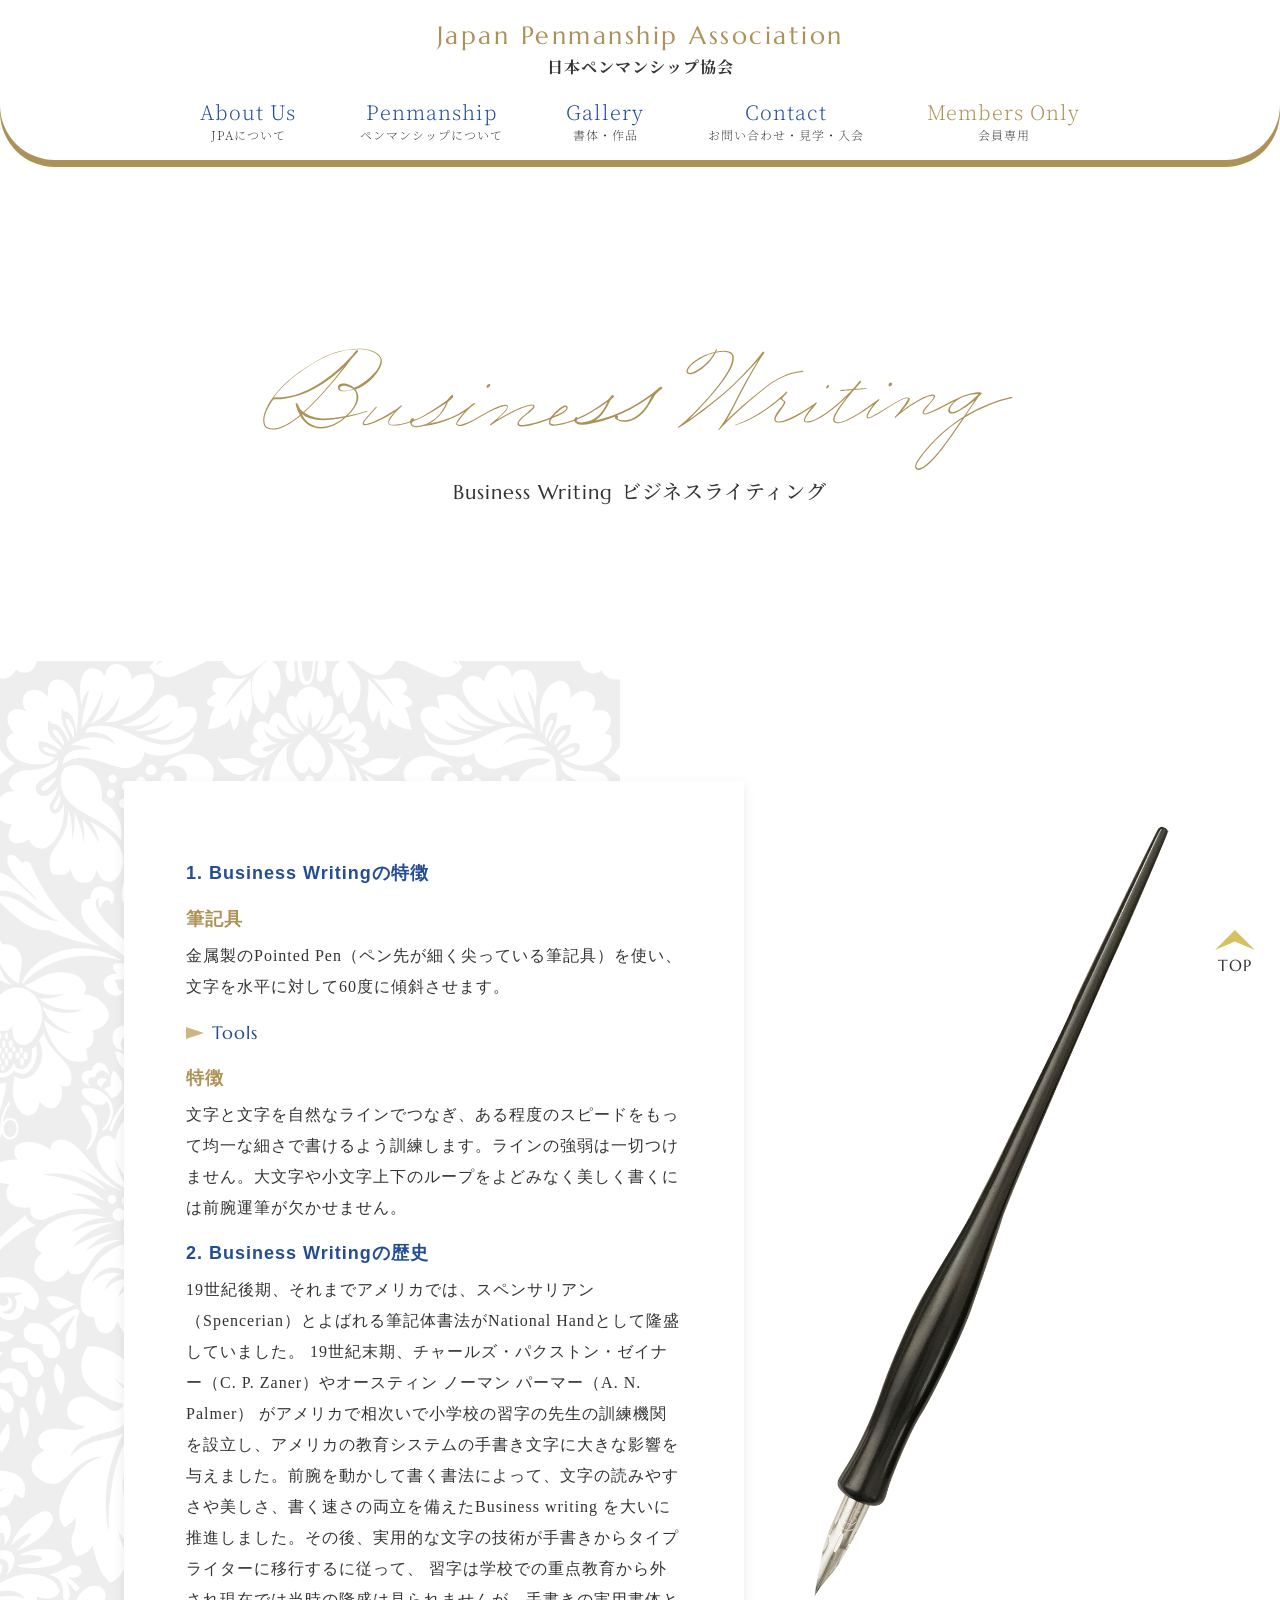
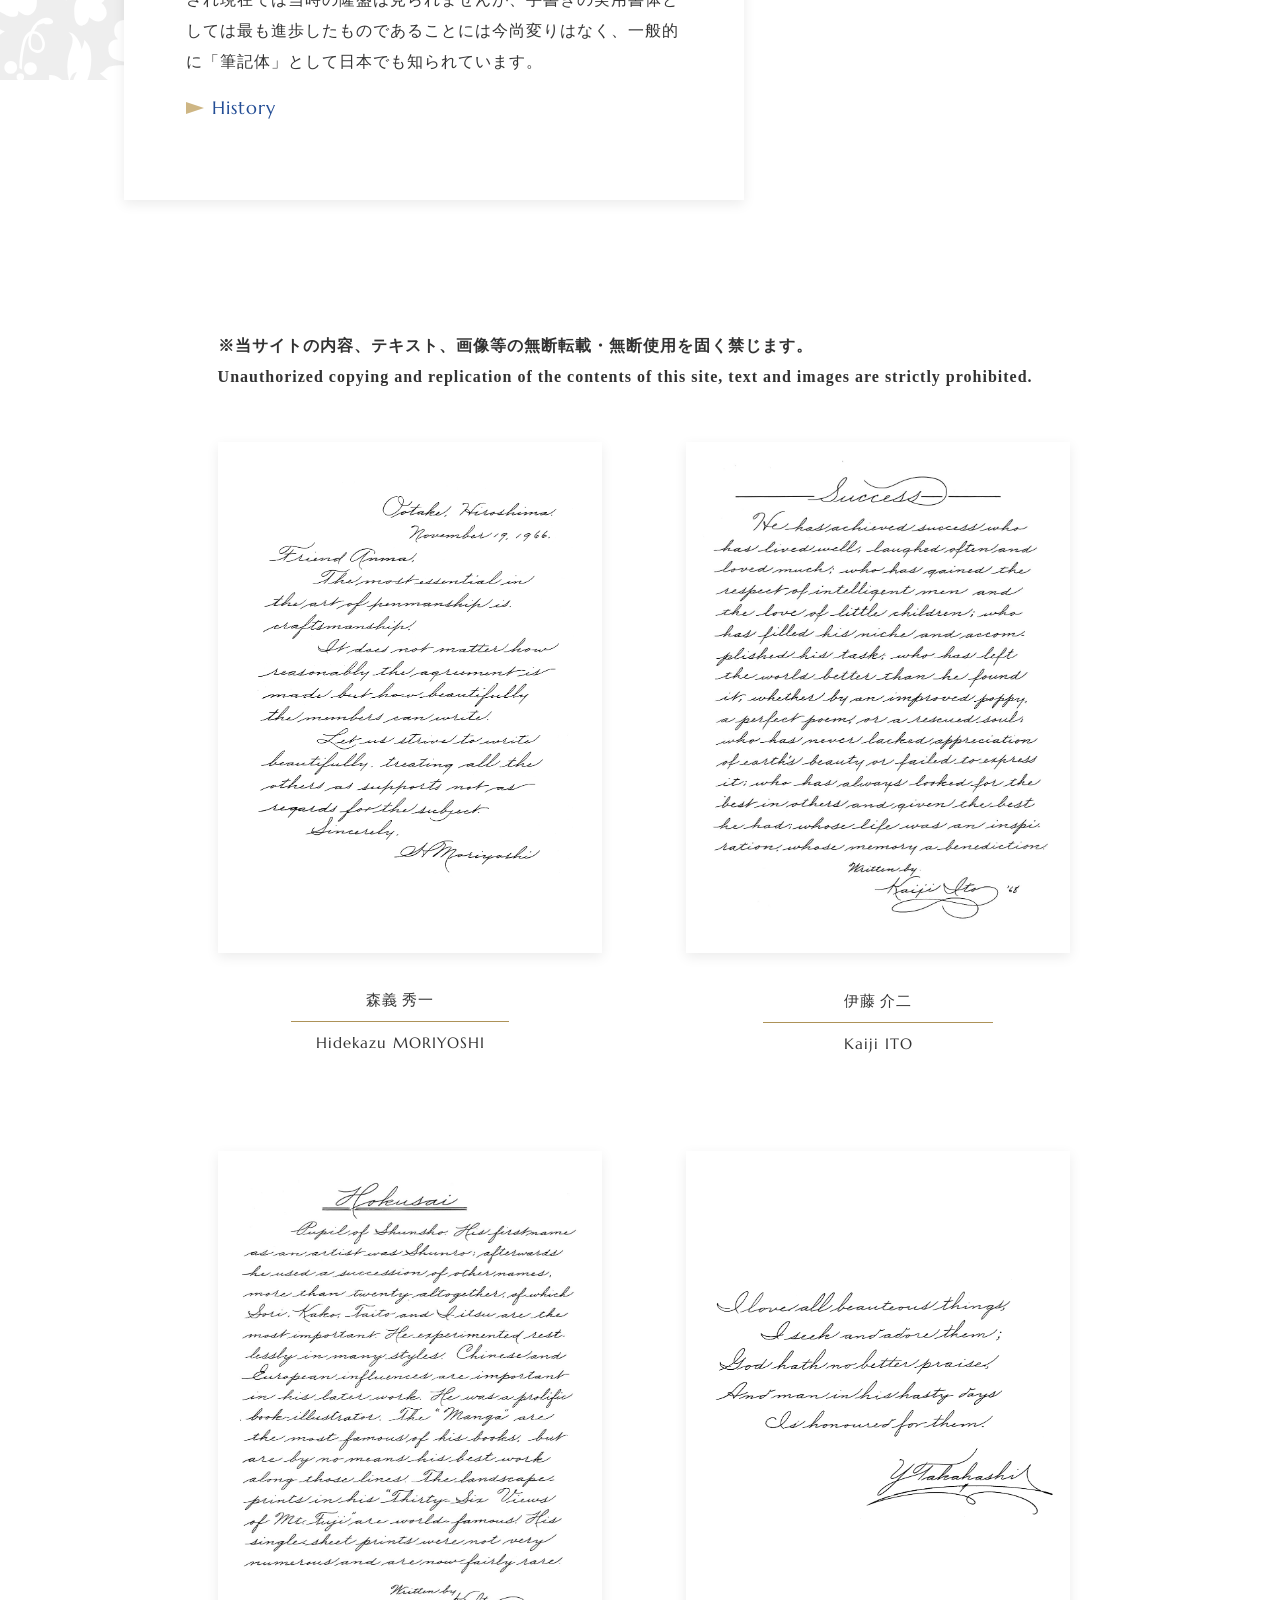
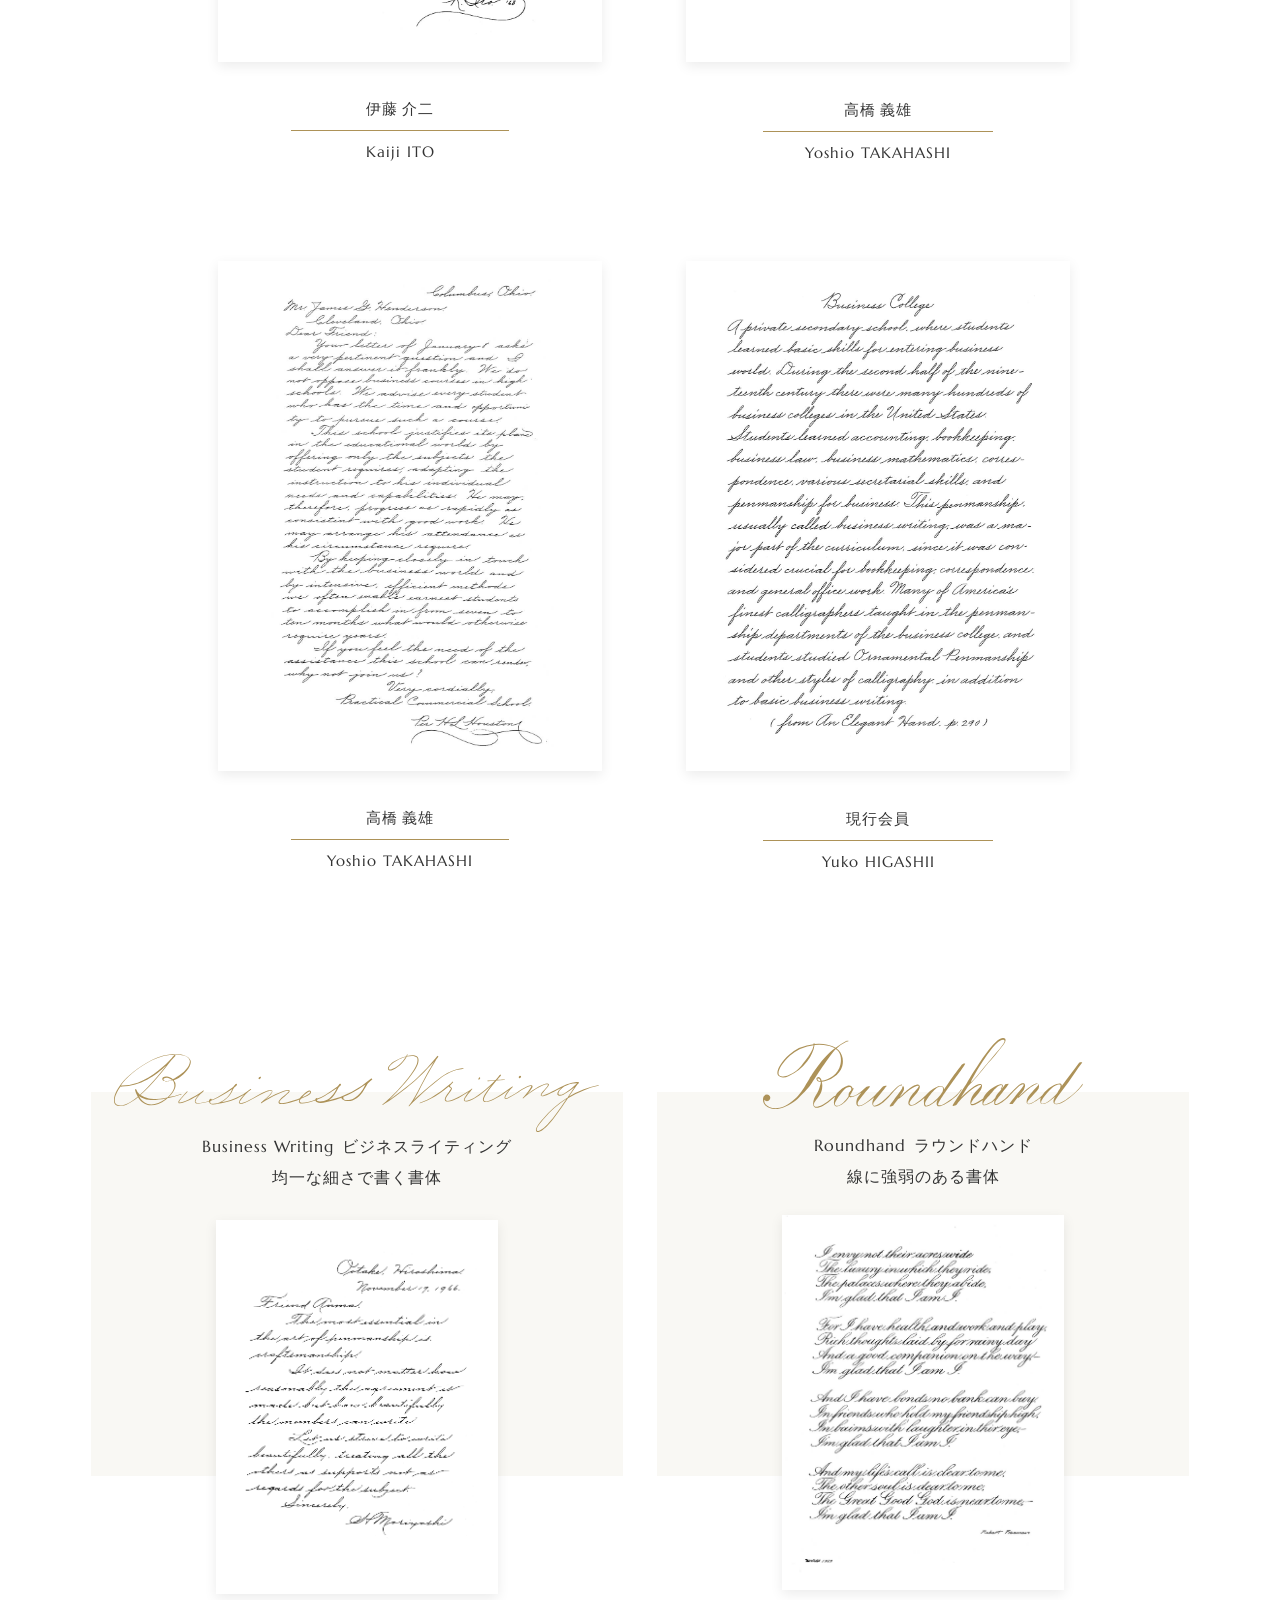
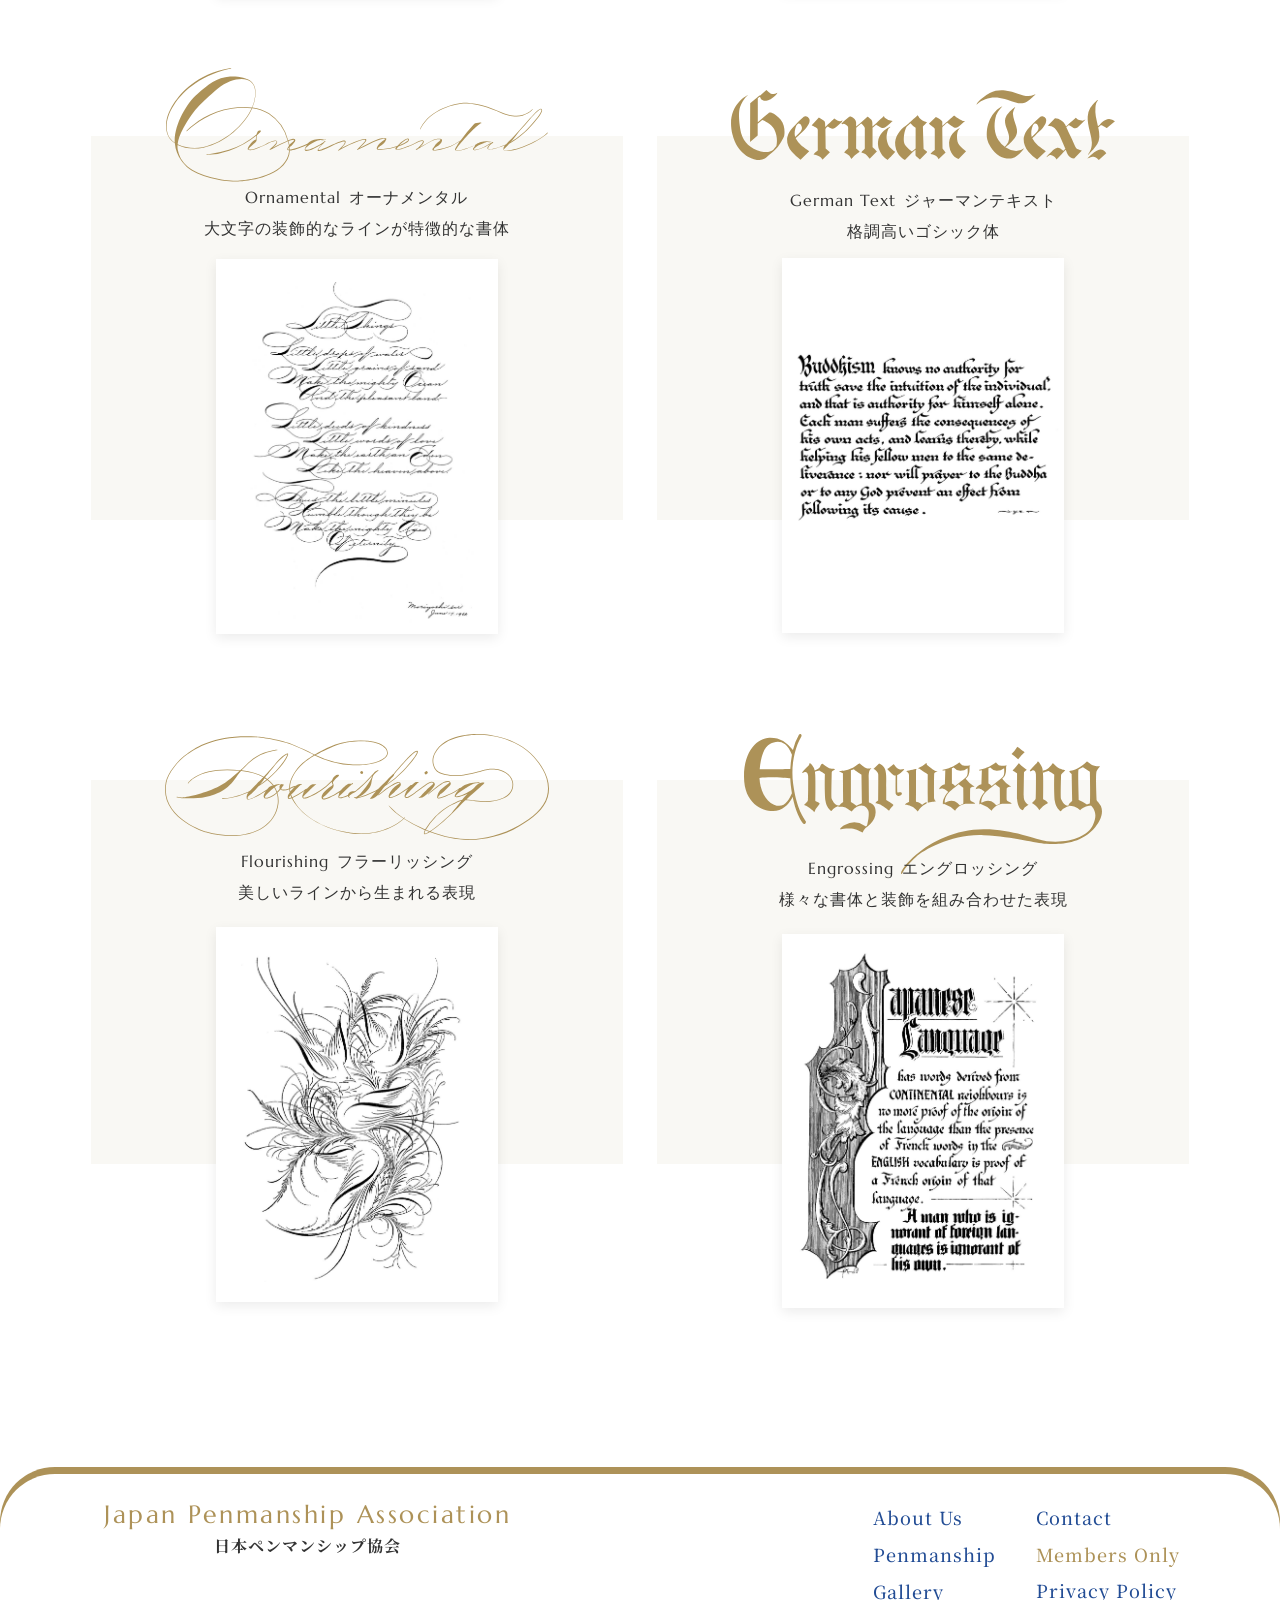
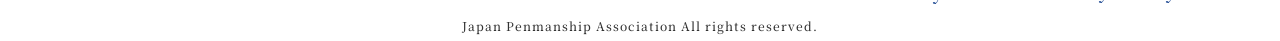
<file: businesswriting.html>
<!DOCTYPE html>
<html lang="ja">

<head>
  <meta charset="UTF-8">
  <meta name="viewport" content="width = device-width, initial-scale=1, user-scalable=yes">
  <title>Japan Penmanship Association</title>
  <meta name="description" content="日本ぺンマンシップ協会は、幅広い方にペンマンシップに触れていただける活動を行っています。">
  <meta property="og:url" content="https://japanpenmanship.org">
  <meta property="og:title" content="Japan Penmanship Association" />
  <meta property="og:site_name" content="Japan Penmanship Association">
  <meta property="og:type" content="website">
  <meta property="og:locale" content="ja-JP">
  <meta property="og:image" content="https://japanpenmanship.org/images/ogp_jpa.jpg">
  <meta property="og:description" content="日本ぺンマンシップ協会は、幅広い方にペンマンシップに触れていただける活動を行っています。" />
  <meta name="twitter:card" content="summary" />
  <link href="images/favicon_jpa.png" rel="icon" type="image/x-icon" />
  <link rel="apple-touch-icon" href="image/apple-touch-icon_jpa.jpg">
  <!--fontplus-->
  <script src="https://webfont.fontplus.jp/accessor/script/fontplus.js?5AFE2XVIalM%3D&box=lZ8meDbXgCQ%3D&aa=1&ab=2"></script>
  <!--Googlefont-->
  <link rel="preconnect" href="https://fonts.googleapis.com"><link rel="preconnect" href="https://fonts.gstatic.com" crossorigin><link href="https://fonts.googleapis.com/css2?family=Marcellus&family=Noto+Serif+JP&display=swap" rel="stylesheet">

  <!--Animate.cssのCDN-->
  <link rel="stylesheet" href="https://cdnjs.cloudflare.com/ajax/libs/animate.css/4.0.0/animate.min.css">
  <!--CSS-->
  <link rel="stylesheet" href="css/reset.css">
  <link rel="stylesheet" href="css/common.css">
  <link rel="stylesheet" href="css/gallery.css">
</head>

<body>
  <header class="header">
    <h1 class="logo"><a href="index.html"><span>Japan Penmanship Association</span>日本ペンマンシップ協会</a></h1>
    <div id="openbtn" class="openbtn"><span></span><span></span><span></span></div>
    <nav id="g-nav">
      <ul>
        <li class="g-nav__top"><a href="index.html"><span>TOP</span></a></li>
        <li><a href="about.html"><span>About Us</span>JPAについて</a></li>
        <li><a href="penmanship.html"><span>Penmanship</span>ペンマンシップについて</a></li>
        <li><a href="penmanship.html#gallery"><span>Gallery</span>書体・作品</a></li>
        <li><a href="contact.html"><span>Contact</span>お問い合わせ・見学・入会</a></li>
        <li><a href="member.html">
            <div class="li_member">Members Only</div>会員専用
          </a></li>
      </ul>
    </nav>
  </header>
 
  <main class="gallery_content">
    <section class="top__title animate__animated animate__fadeInDown animate__delay-1s">
      <h2><img src="images/gallery_Bussineswriting.svg" alt="Bussineswriting"></h2>
      <div class="top__title-name"> <span>Business Writing</span><br>ビジネスライティング</div>
    </section>

    <section class="top-lead">
      <div class="lead-image-sp">
        <img src="images/business_tool.png" alt="筆記具">
      </div>
      <div class="lead-wrapper">
        <div class="lead">
          <div class="lead-detail">
            <h3 class="lead-title01">1. Business Writingの特徴</h3>
            <h4 class="lead-title02">筆記具</h4>
            <div class="lead-title03">金属製のPointed Pen（ペン先が細く尖っている筆記具）を使い、文字を水平に対して60度に傾斜させます。</div>
            <a href="penmanship.html#tools">
              <div class="triangle-wrapper">
                <div class="triangle"></div>
                <div class="triangle-lead">Tools</div>
              </div>
            </a>

            <h4 class="lead-title04">特徴</h4>
            <p>
              文字と文字を自然なラインでつなぎ、ある程度のスピードをもって均一な細さで書けるよう訓練します。ラインの強弱は一切つけません。大文字や小文字上下のループをよどみなく美しく書くには前腕運筆が欠かせません。
            </p>
            <h3 class="lead-title05">2. Business Writingの歴史</h3>
            <p>19世紀後期、それまでアメリカでは、スペンサリアン（Spencerian）とよばれる筆記体書法がNational Handとして隆盛していました。
              19世紀末期、チャールズ・パクストン・ゼイナー（C. P. Zaner）やオースティン ノーマン パーマー（A. N. Palmer）
              がアメリカで相次いで小学校の習字の先生の訓練機関を設立し、アメリカの教育システムの手書き文字に大きな影響を与えました。前腕を動かして書く書法によって、文字の読みやすさや美しさ、書く速さの両立を備えたBusiness
              writing を大いに推進しました。その後、実用的な文字の技術が手書きからタイプライターに移行するに従って、
              習字は学校での重点教育から外され現在では当時の隆盛は見られませんが、手書きの実用書体としては最も進歩したものであることには今尚変りはなく、一般的に「筆記体」として日本でも知られています。
            </p>
            <a href="penmanship.html#history">
              <div class="triangle-wrapper">
                <div class="triangle"></div>
                <div class="triangle-lead">History</div>
              </div>
            </a>
          </div>
        </div>
        <div class="lead-image">
          <img src="images/business_tool.png" alt="筆記具">
        </div>
      </div>
    </section>
    <section class="gallery-works">
      <h6 class="attention">
        ※当サイトの内容、テキスト、画像等の無断転載・無断使用を固く禁じます。<br>
        Unauthorized copying and replication of the contents of this site, text and images are strictly prohibited.
      </h6>
      <div class="works-wrapper">
        <div class="works">
          <div class="works-image img-protect"><img src="images/gallery_businesswriting_moriyoshi.jpg" alt="作品"
              class="img-protect__image"></div>
          <div class="works-name">
            <p class="name-ja">森義 秀一</p>
            <p class="name-eg">Hidekazu MORIYOSHI</p>
          </div>
        </div>
        <div class="works02">
          <div class="works-image img-protect"><img src="images/gallery_businesswriting_ito01.jpg" alt="作品"
              class="img-protect__image"></div>
          <div class="works-name">
            <p class="name-ja">伊藤 介二</p>
            <p class="name-eg">Kaiji ITO</p>
          </div>
        </div>
        <div class="works">
          <div class="works-image img-protect"><img src="images/gallery_businesswriting_ito02.jpg" alt="作品"
              class="img-protect__image"></div>
          <div class="works-name">
            <p class="name-ja">伊藤 介二</p>
            <p class="name-eg">Kaiji ITO</p>
          </div>
        </div>
        <div class="works02">
          <div class="works-image img-protect"><img src="images/gallery_businesswriting_takahashi01.jpg" alt="作品"
              class="img-protect__image"></div>
          <div class="works-name">
            <p class="name-ja">高橋 義雄</p>
            <p class="name-eg">Yoshio TAKAHASHI</p>
          </div>
        </div>
        <div class="works">
          <div class="works-image img-protect"><img src="images/gallery_businesswriting_takahashi02.jpg" alt="作品"
              class="img-protect__image"></div>
          <div class="works-name">
            <p class="name-ja">高橋 義雄</p>
            <p class="name-eg">Yoshio TAKAHASHI</p>
          </div>
        </div>

        <div class="works02">
          <div class="works-image img-protect"><img src="images/gallery_businesswriting_higashii.jpg" alt="作品"
              class="img-protect__image"></div>
          <div class="works-name">
            <p class="name-ja">現行会員</p>
            <p class="name-eg">Yuko HIGASHII</p>
          </div>
        </div>

      </div>
    </section>

    <!-- ＝＝＝＝＝Gallery＝＝＝＝＝ -->
    <section class="gallery">
      <div class="gallery__wrapper">
        <div class="penman01">
          <h3 class="name"><img src="images/type_Bussineswriting.svg" alt="Bussineswriting"></h3>
          <p class="name-lead"> <span>Business Writing</span>ビジネスライティング<br>均一な細さで書く書体</p>
          <div class="work">
            <a href="businesswriting.html">
              <img src="images/gallery_businesswriting_moriyoshi.jpg" alt="作品">
              <img src="images/work-hover2.png" alt="作品をみる">
            </a>
          </div>
        </div>
        <div class="penman02">
          <h3 class="name"><img src="images/type_Raundhand.svg" alt="Raundhand"></h3>
          <p class="name-lead"><span>Roundhand</span>ラウンドハンド<br>線に強弱のある書体</p>
          <div class="work">
            <a href="raundhand.html">
              <img src="images/gallery_roundhand_inaba.jpg" alt="作品">
              <img src="images/work-hover2.png" alt="作品をみる">
            </a>
          </div>
        </div>
      </div>
      <div class="gallery__wrapper">
        <div class="penman03">
          <h3 class="name"><img src="images/type_Ornamental.svg" alt="Ornamental"></h3>
          <p class="name-lead"> <span>Ornamental</span>オーナメンタル<br>大文字の装飾的なラインが特徴的な書体</p>
          <div class="work">
            <a href="ornamental.html">
              <img src="images/gallery_ornamental_moriyoshi01.jpg" alt="作品">
              <img src="images/work-hover2.png" alt="作品をみる">
            </a>
          </div>
        </div>
        <div class="penman04">
          <h3 class="name"><img src="images/type_Germantext.svg" alt="Germantext"></h3>
          <p class="name-lead"><span>German Text</span>ジャーマンテキスト<br>格調高いゴシック体</p>
          <div class="work">
            <a href="germantext.html">
              <img src="images/gallery_germantext_nakano01.jpg" alt="作品">
              <img src="images/work-hover2.png" alt="作品をみる">
            </a>
          </div>
        </div>
      </div>

      <div class="gallery__wrapper">
        <div class="penman05">
          <h3 class="name"><img src="images/type_Flourishing.svg" alt="Flourishing"></h3>
          <p class="name-lead"> <span>Flourishing</span>フラーリッシング<br>美しいラインから生まれる表現</p>
          <div class="work">
            <a href="flourishing.html">
              <img src="images/gallery_flourishing_yamaguchi.jpg" alt="作品">
              <img src="images/work-hover2.png" alt="作品をみる">
            </a>
          </div>
        </div>

        <div class="penman06">
          <h3 class="name"><img src="images/type_Engrossing.svg" alt="Engrossing"></h3>
          <p class="name-lead"><span>Engrossing</span>エングロッシング<br>様々な書体と装飾を組み合わせた表現</p>
          <div class="work">
            <a href="engrossing.html">
              <img src="images/gallery_engrossing_moriyoshi.jpg" alt="作品">
              <img src="images/work-hover2.png" alt="作品をみる">
            </a>
          </div>
        </div>
      </div>
    </section>

    <div class="gallery-sp">
      <div class="content__card03">
        <a href="businesswriting.html">
          <div class="item-business">
            <div><img class="t-business" src="images/t-bussineswriting.svg" alt="businesswriting">
              <div>ビジネスライティング</div>
            </div>
            <div class="triangle"></div>
          </div>
        </a>
        <a href="raundhand.html">
          <div class="item-raundhand">
            <div><img class="t-raundhand" src="images/t-raundhand.svg" alt="raundhand">
              <div>ラウンドハンド</div>
            </div>
            <div class="triangle"></div>
          </div>
        </a>
        <a href="ornamental.html">
          <div class="item-ornamental">
            <div><img class="t-ornamental" src="images/t-ornamental.svg" alt="ornamental">
              <div>オーナメンタル</div>
            </div>
            <div class="triangle"></div>
          </div>
        </a>
        <a href="germantext.html">
          <div class="item-germantext">
            <div><img class="t-germantext" src="images/t-germantext.svg" alt="germantext">
              <div>ジャーマンテキスト</div>
            </div>
            <div class="triangle"></div>
          </div>
        </a>
        <a href="flourishing.html">
          <div class="item-flourishing">
            <div><img class="t-flourishing" src="images/t-flourishing.svg" alt="flourishing">
              <div>フラーリッシング</div>
            </div>
            <div class="triangle"></div>
          </div>
        </a>
        <a href="engrossing.html">
          <div class="item-engrossing">
            <div><img class="t-engrossing" src="images/t-engrossing.svg" alt="engrossing">
              <div>エングロッシング</div>
            </div>
            <div class="triangle"></div>
          </div>
        </a>
      </div>


    </div>

  </main>
  <footer>
    <div id="page-top">
      <a href="#"><img src="images/page-top.svg" alt="ページトップ">TOP</a>
    </div>
    <section class="footer">
      <div class="footer__wrapper">
        <h2 class="footer__logo"><a href="index.html"><span>Japan Penmanship Association</span>日本ペンマンシップ協会</a></h2>
        <div class="footer__nav">

          <div class="wrapper01">
            <ul>
              <li><a href="about.html">About Us </a></li>
              <li><a href="penmanship.html">Penmanship</a></li>
              <li><a href="penmanship.html#gallery">Gallery</a></li>
            </ul>
          </div>
          <div>
            <ul>
              <li><a href="contact.html">Contact</a></li>
              <li><a href="member.html">
                  <p>Members Only</p>
                </a></li>
              <li><a href="privacypolicy.html">Privacy Policy</a></li>
            </ul>
          </div>
        </div>
      </div>

      <small>Japan Penmanship Association All rights reserved.</small>
    </section>
  </footer>

  <!--JS-->
  <script src="https://code.jquery.com/jquery-3.6.1.min.js"
    integrity="sha256-o88AwQnZB+VDvE9tvIXrMQaPlFFSUTR+nldQm1LuPXQ=" crossorigin="anonymous"></script>
    <script src="slick/slick.js"></script>
  <script src="js/common.js"></script>

  <script>window.onload = function () {
      var imgProtects = document.getElementsByClassName('img-protect__image');
      for (var i = 0; i < imgProtects.length; i++) {
        // 右クリックを防止する
        imgProtects[i].addEventListener('contextmenu', function (e) {
          e.preventDefault();
        }, false);
        // ドラッグ＆ドロップを防止する
        imgProtects[i].addEventListener('dragstart', function (e) {
          e.preventDefault();
        }, false);
      }
    }
</script>
</body>




</html>
</file>
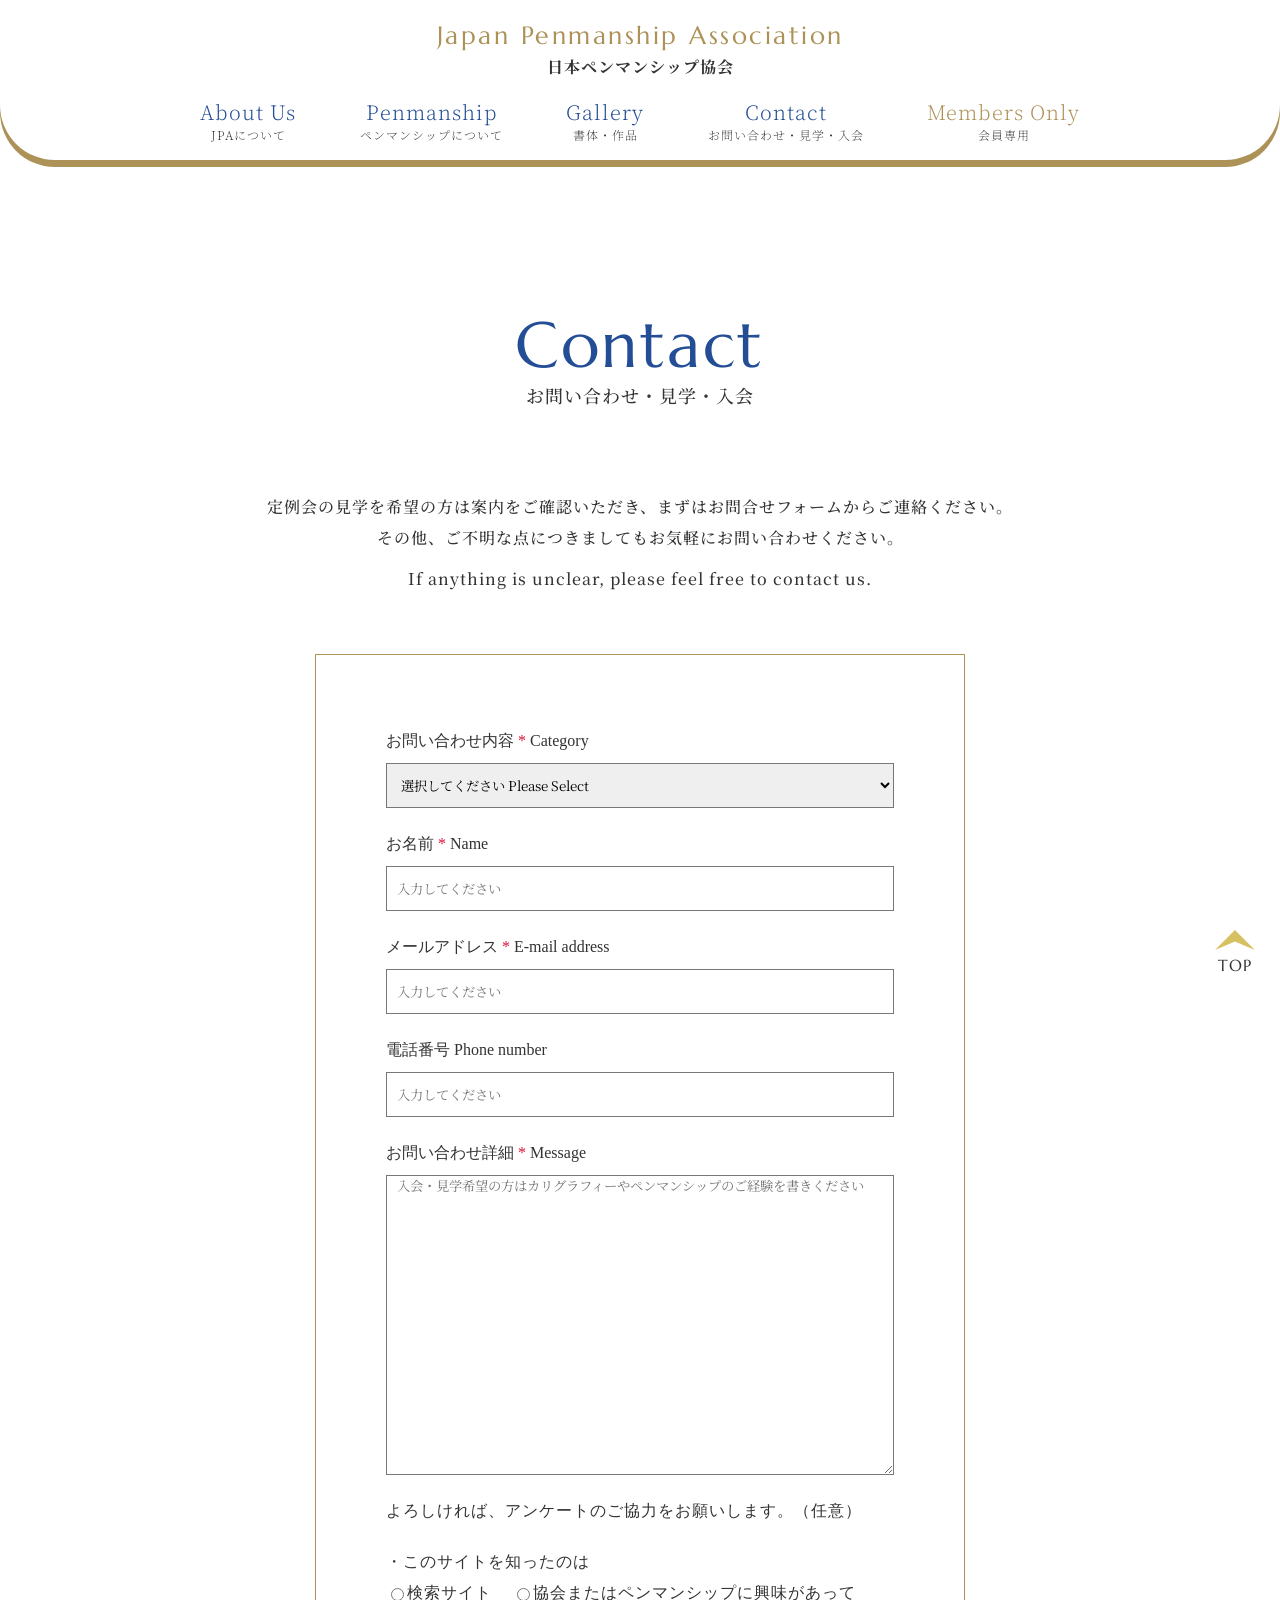
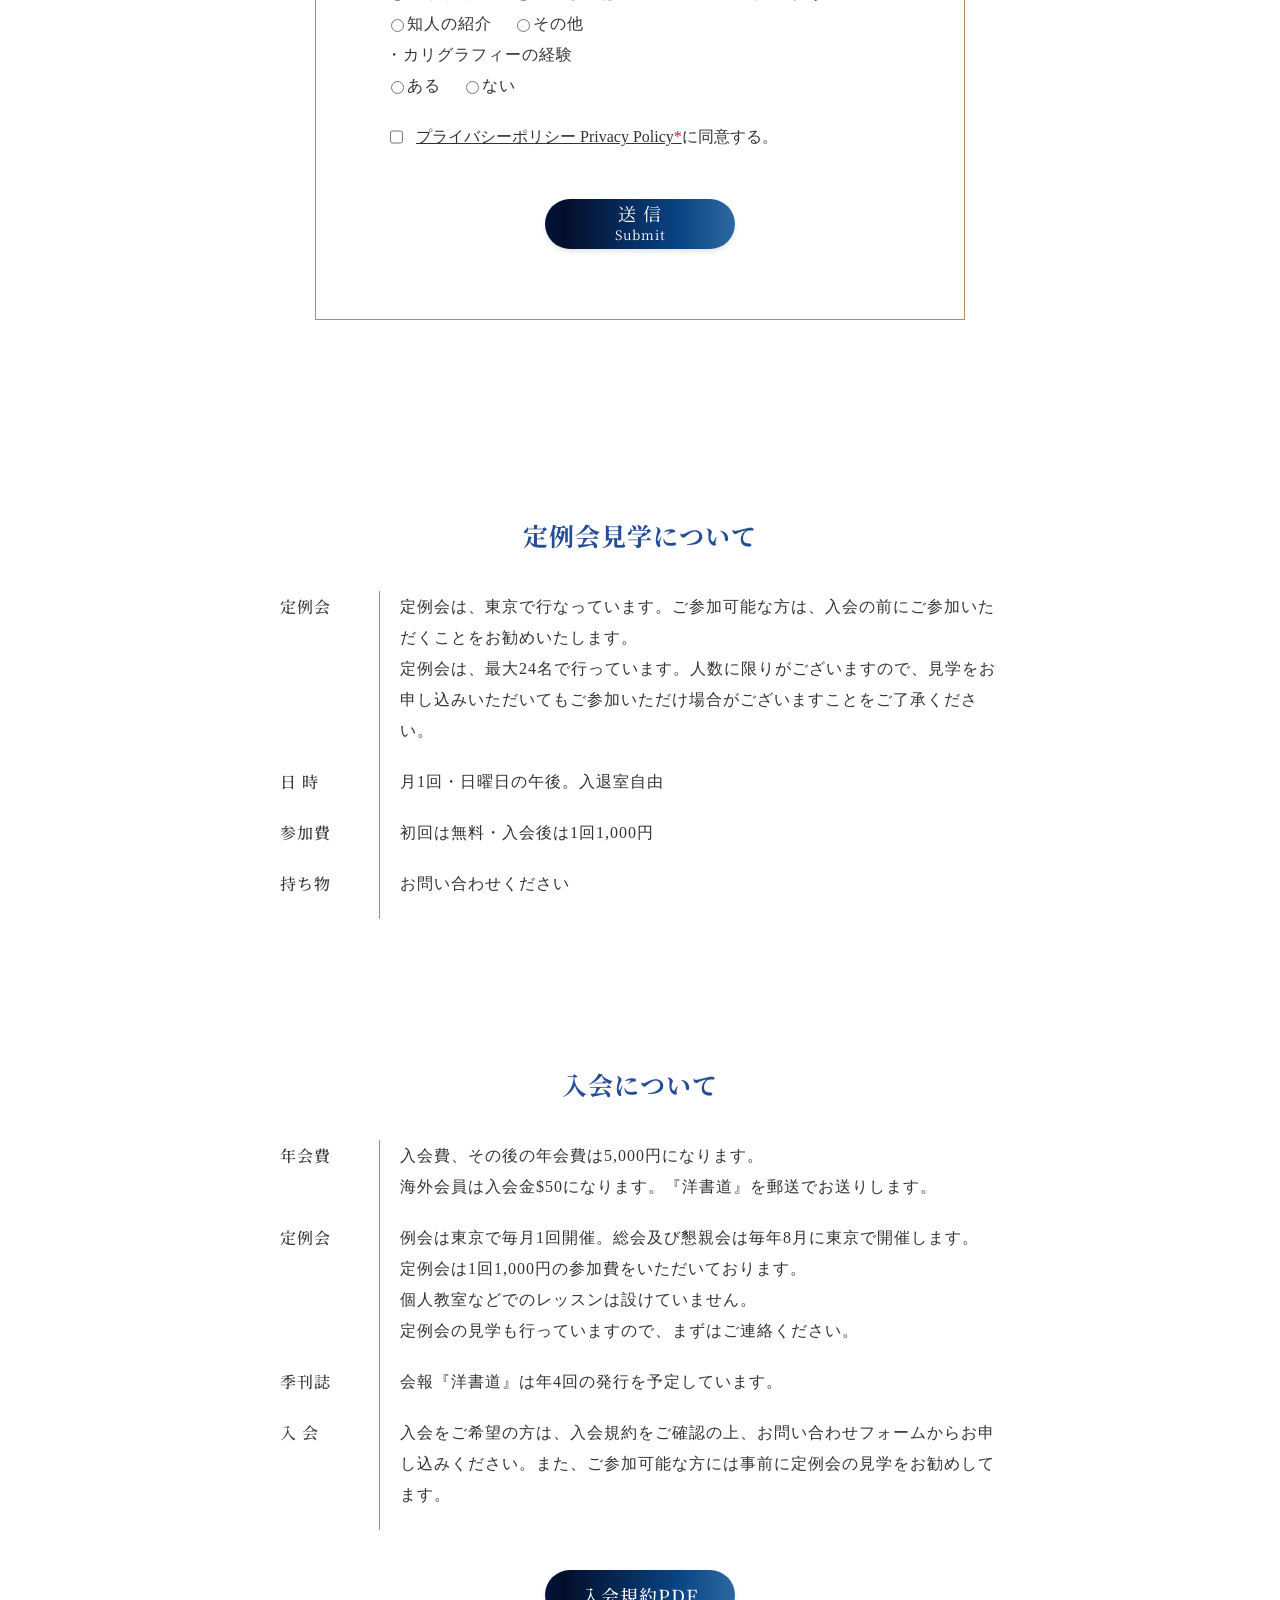
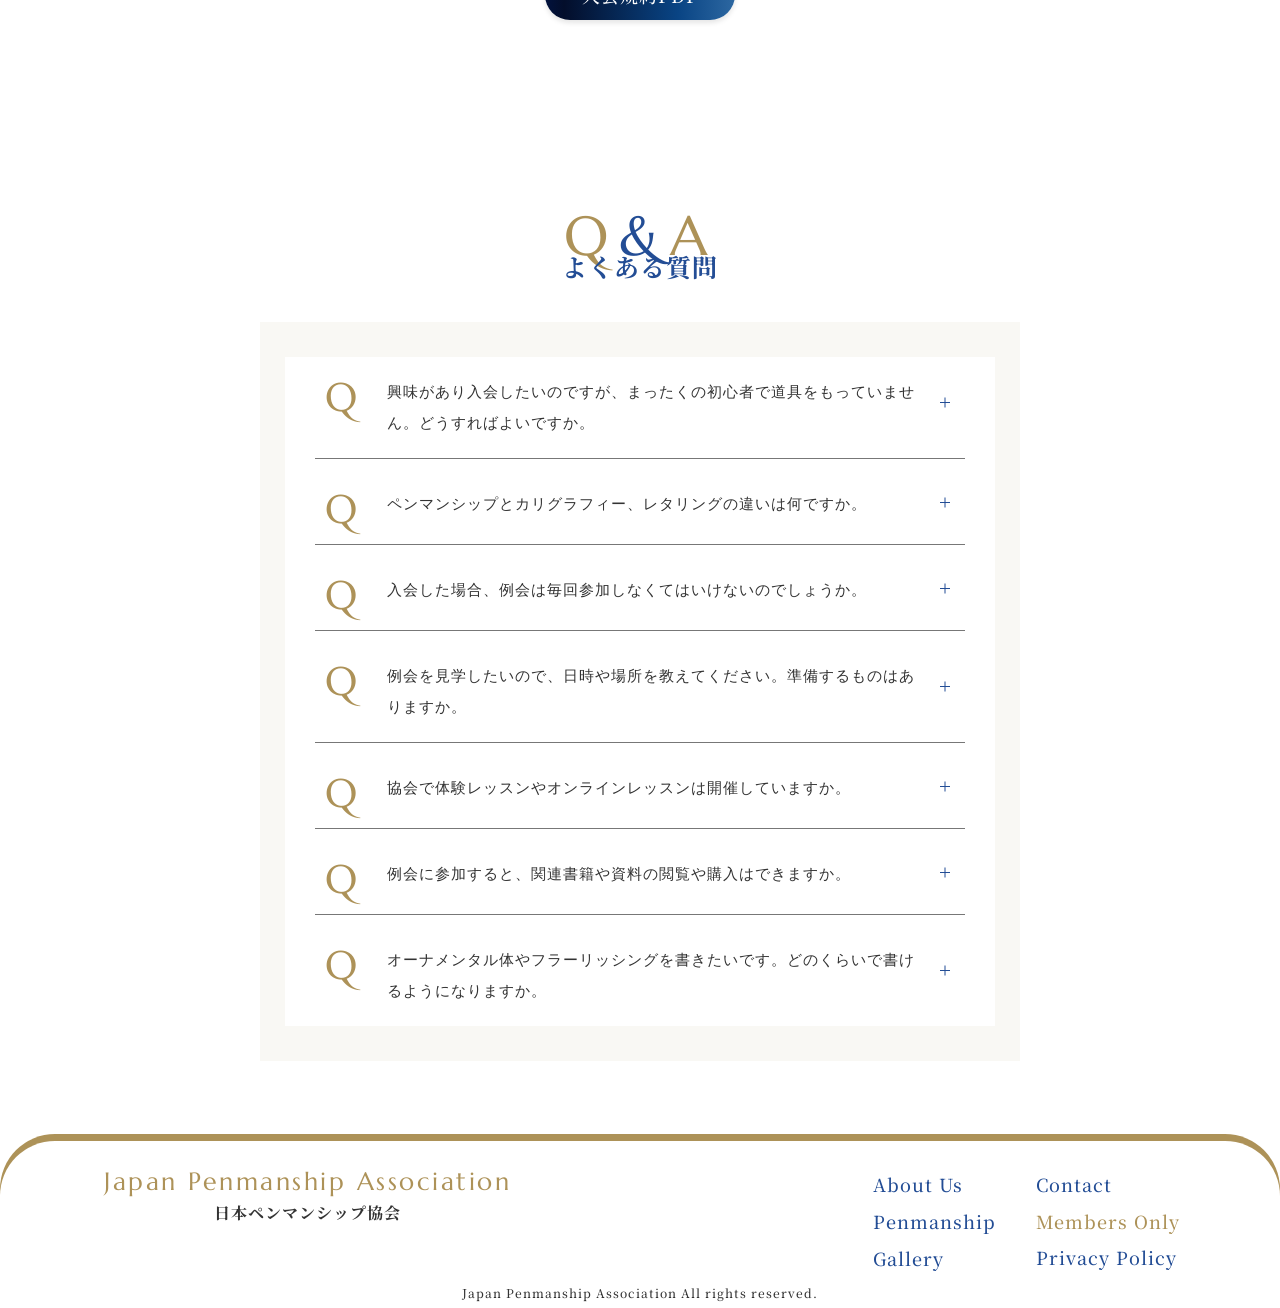
<file: contact.html>
<!DOCTYPE html>
<html lang="ja">

<head>
  <meta charset="UTF-8">
  <meta name="viewport" content="width = device-width, initial-scale=1, user-scalable=yes">
  <title>Japan Penmanship Association</title>
  <meta name="description" content="日本ぺンマンシップ協会は、幅広い方にペンマンシップに触れていただける活動を行っています。">
  <meta property="og:url" content="https://japanpenmanship.org">
  <meta property="og:title" content="Japan Penmanship Association" />
  <meta property="og:site_name" content="Japan Penmanship Association">
  <meta property="og:type" content="website">
  <meta property="og:locale" content="ja-JP">
  <meta property="og:image" content="https://japanpenmanship.org/images/ogp_jpa.jpg">
  <meta property="og:description" content="日本ぺンマンシップ協会は、幅広い方にペンマンシップに触れていただける活動を行っています。" />
  <meta name="twitter:card" content="summary" />
  <link href="images/favicon_jpa.png" rel="icon" type="image/x-icon" />
  <link rel="apple-touch-icon" href="image/apple-touch-icon_jpa.jpg">
  <!--fontplus-->
  <script src="https://webfont.fontplus.jp/accessor/script/fontplus.js?5AFE2XVIalM%3D&box=lZ8meDbXgCQ%3D&aa=1&ab=2"></script>
  <!--Googlefont-->
  <link rel="preconnect" href="https://fonts.googleapis.com"><link rel="preconnect" href="https://fonts.gstatic.com" crossorigin><link href="https://fonts.googleapis.com/css2?family=Marcellus&family=Noto+Serif+JP&display=swap" rel="stylesheet">
  <!--Animate.cssのCDN-->
  <link rel="stylesheet" href="https://cdnjs.cloudflare.com/ajax/libs/animate.css/4.0.0/animate.min.css">
  <!--CSS-->
  <link rel="stylesheet" href="css/reset.css">
  <link rel="stylesheet" href="css/common.css">
  <link rel="stylesheet" href="css/contact.css">
</head>

<body>
  <header class="header">
    <h1 class="logo"><a href="index.html"><span>Japan Penmanship Association</span>日本ペンマンシップ協会</a></h1>
    <div id="openbtn" class="openbtn"><span></span><span></span><span></span></div>
    <nav id="g-nav">
      <ul>
        <li class="g-nav__top"><a href="index.html"><span>TOP</span></a></li>
        <li><a href="about.html"><span>About Us</span>JPAについて</a></li>
        <li><a href="penmanship.html"><span>Penmanship</span>ペンマンシップについて</a></li>
        <li><a href="penmanship.html#gallery"><span>Gallery</span>書体・作品</a></li>
        <li><a href="contact.html"><span>Contact</span>お問い合わせ・見学・入会</a></li>
        <li><a href="member.html">
            <div class="li_member">Members Only</div>会員専用
          </a></li>
      </ul>
    </nav>
  </header>
  <main class="contact">
    <section class="top">
      <div class="top__title animate__animated animate__fadeInDown animate__delay-1s">
        <h2><span>Contact</span></h2>
        お問い合わせ・見学・入会
      </div>
      <div class="top__lead-ja">定例会の見学を希望の方は案内をご確認いただき、まずはお問合せフォームからご連絡ください。<br>その他、ご不明な点につきましてもお気軽にお問い合わせください。</div>
      <div class="top__lead-eg">If anything is unclear, please feel free to contact us.</div>
    </section>

    
    <div class="contact-box">

      <form class="inquiry-form" action="contact.html">
        <p>
          <label for="form_inquiry_kind">お問い合わせ内容 <span>*</span> Category</label>
          <select id="form_inquiry_kind">
            <option value="">選択してください Please Select</option>
            <option value="">日本ペンマンシップ協会について About JPA</option>
            <option value="">ペンマンシップについて About Penmanship</option>
            <option value="">定例会見学希望 Join Our Meeting </option>
            <option value="">入会希望 Applicants for Membership</option>
            <option value="">その他 Others</option>
          </select>
        </p>
        <p>
          <label for="form_name">お名前 <span>*</span> Name</label>
          <input id="form_name" type="text" placeholder="入力してください">
        </p>

        <p>
          <label for="form_email">メールアドレス <span>*</span> E-mail address</label>
          <input id="form_email" type="email" placeholder="入力してください">
        </p>
        <p>
          <label for="form_phone">電話番号 Phone number</label>
          <input id="form_phone" type="tel" placeholder="入力してください">
        </p>

        <p>
          <label for="form_inquiry_detail">お問い合わせ詳細 <span>*</span> Message</label>
          <textarea id="form_inquiry_detail" placeholder="入会・見学希望の方はカリグラフィーやペンマンシップのご経験を書きください"></textarea>
        </p>
        <p>よろしければ、アンケートのご協力をお願いします。（任意）</p>
        <p class="survey-top" style="margin-bottom: 0;">・このサイトを知ったのは</p>
        <div class="survey-contents">
          <input id="survey01" class="survey" type="radio" name="form_web">
          <label class="small-label" for="survey01">検索サイト</label>
          <br>
          <input id="survey02" class="survey" type="radio" name="form_web">
          <label class="small-label" for="survey02">協会またはペンマンシップに興味があって</label>
        </div>
        <div class="survey-contents">
          <input id="survey03" class="survey" type="radio" name="form_web">
          <label class="small-label" for="survey03">知人の紹介</label>
          <br>
          <input id="survey04" class="survey" type="radio" name="form_web">
          <label class="small-label" for="survey04">その他</label>
        </div>


        <p class="survey-top" style="margin-bottom: 0;">・カリグラフィーの経験</p>
        <div class="survey-contents">
          <input id="survey05" class="survey" type="radio" name="form_calligraphy">
          <label class="small-label" for="survey05">ある</label>
          <br>
          <input id="survey06" class="survey" type="radio" name="form_calligraphy">
          <label class="small-label" for="survey06">ない</label>
        </div>


        <p>
          <span class="privacy">
            <input class="inquiry-form__privacy" id="form_privacy" type="checkbox">
            <label class="small-label" for="form_privacy"><a class="inquiry-form__privacy-link"
                href="privacypolicy.html">プライバシーポリシー
                Privacy Policy<span>*</span></a>に同意する。</label>
          </span>
        </p>
        <!-- <input class="btn" type="submit" value="送信  Submit"> -->
        <button class="btn submit" type="submit"><span>送 信</span>Submit</button>
      </form>
    </div>

    <section id="info" class="info" >
      <h2 id="info-meeting" class="info-meeting">定例会見学について</h2>
      <ul>
        <li>
          <p class="info01">定例会</p>
          <p class="info02">定例会は、東京で行なっています。ご参加可能な方は、入会の前にご参加いただくことをお勧めいたします。<br>
            定例会は、最大24名で行っています。人数に限りがございますので、見学をお申し込みいただいてもご参加いただけ場合がございますことをご了承ください。</p>
        </li>
        <li>
          <p class="info01">日 時</p>
          <p class="info02">月1回・日曜日の午後。入退室自由</p>
        </li>
        <li>
          <p class="info01">参加費</p>
          <p class="info02">初回は無料・入会後は1回1,000円</p>
        </li>
        <li>
          <p class="info01">持ち物</p>
          <p class="info02">お問い合わせください</p>
        </li>
      </ul>

      <h2 id="info-joinus" class="info-joinus">入会について</h2>
      <ul>
        <li>
          <p class="info01">年会費</p>
          <p class="info02">入会費、その後の年会費は5,000円になります。<br>
            海外会員は入会金$50になります。『洋書道』を郵送でお送りします。</p>

        </li>
        <li>
          <p class="info01">定例会</p>
          <p class="info02">例会は東京で毎月1回開催。総会及び懇親会は毎年8月に東京で開催します。<br>
            定例会は1回1,000円の参加費をいただいております。<br>
            個人教室などでのレッスンは設けていません。<br>
            定例会の見学も行っていますので、まずはご連絡ください。</p>

        </li>
        <li>
          <p class="info01">季刊誌</p>
          <p class="info02">会報『洋書道』は年4回の発行を予定しています。</p>

        </li>
        <li>
          <p class="info01">入 会</p>
          <p class="info02">入会をご希望の方は、入会規約をご確認の上、お問い合わせフォームからお申し込みください。また、ご参加可能な方には事前に定例会の見学をお勧めしてます。</p>
        </li>
      </ul>

      <a class="btn" href="https://japanpenmanship.org/images/jpa-terms.pdf" target="_blank">入会規約PDF</a>
    </section>

    <section id="QA" class="QA">
      <p class="QA__title">Q<span>&</span>A</p>
      <h2>よくある質問</h2>
      <div class="QA__wrapper">
        <ul class="accordion-area">
          <li>
            <div class="title">
              <p>Q</p>
              <div>興味があり入会したいのですが、まったくの初心者で道具をもっていません。どうすればよいですか。</div>
            </div>
            <div class="box">
              <div class="box__wrapper">
                <p>A</p>
                <div>例会の見学にいらしていただければ、道具等のアドバイスをいたします。
                </div>
              </div>
            </div>
          </li>
          <li>
            <div class="title">
              <p>Q</p>
              <div>ペンマンシップとカリグラフィー、レタリングの違いは何ですか。</div>
            </div>
            <div class="box">
              <div class="box__wrapper">
                <p>A</p>
                <div>
                  文字を絵的なものとして描くレタリングに比べ、ペンや筆を使い、基本一筆で文字自体を書いていくもの、美しい手書き文字がペンマンシップ、カリグラフィーです。ヨーロッパで古代より宗教芸術にも関連して発展したカリグラフィーに対し、ペンマンシップは19世紀のアメリカでビジネスの実用書体として生まれました。従来のカリグラフィーにあったラインのテクニックを踏まえ、独自の書体、華やかな装飾を特徴としています。
                </div>
              </div>
            </div>
          </li>
          <li>
            <div class="title">
              <p>Q</p>
              <div>入会した場合、例会は毎回参加しなくてはいけないのでしょうか。</div>
            </div>
            <div class="box">
              <div class="box__wrapper">
                <p>A</p>
                <div>毎回参加いただけるとうれしいのですが、参加は自由です。遅れての参加や早退もできます。地方会員の方など参加が難しい会員の方も多くいらっしゃいます。
                </div>
              </div>
            </div>
          </li>
          <li>
            <div class="title">
              <p>Q</p>
              <div>例会を見学したいので、日時や場所を教えてください。準備するものはありますか。</div>
            </div>
            <div class="box">
              <div class="box__wrapper">
                <p>A</p>
                <div>東京で日曜日午後に開催しています。第何週に開催かは月ごとに変わりますので、詳細についてはお問合せください。また会場には定員がありますので、当月に見学していただけない場合もあります。
                </div>
              </div>
            </div>
          </li>
          <li>
            <div class="title">
              <p>Q</p>
              <div>協会で体験レッスンやオンラインレッスンは開催していますか。</div>
            </div>
            <div class="box">
              <div class="box__wrapper">
                <p>A</p>
                <div>申し訳ございません。今のところは開催しておりません。
                </div>
              </div>
            </div>
          </li>
          <li>
            <div class="title">
              <p>Q</p>
              <div>例会に参加すると、関連書籍や資料の閲覧や購入はできますか。</div>
            </div>
            <div class="box">
              <div class="box__wrapper">
                <p>A</p>
                <div>毎回ということではなく、参加した会員が持参することもあるという形です。絶版になっている書籍もあり、購入は難しいものがほとんどです。
                </div>
              </div>
            </div>
          </li>
          <li>
            <div class="title">
              <p>Q</p>
              <div>オーナメンタル体やフラーリッシングを書きたいです。どのくらいで書けるようになりますか。
              </div>
            </div>
            <div class="box">
              <div class="box__wrapper">
                <p>A</p>
                <div>美しく伸びやかなラインを書くための基本の運筆をマスターする必要がありますので、すぐに美しく形になることはありません。書道としての腕、指の使い方も楽しんでいただければと思います。
                </div>
              </div>
            </div>
          </li>
        </ul>
      </div>
    </section>

  </main>
  <footer>
    <div id="page-top">
      <a href="#"><img src="images/page-top.svg" alt="ページトップ">TOP</a>
    </div>
    <section class="footer">
      <div class="footer__wrapper">
        <h2 class="footer__logo"><a href="index.html"><span>Japan Penmanship Association</span>日本ペンマンシップ協会</a></h2>
        <div class="footer__nav">

          <div class="wrapper01">
            <ul>
              <li><a href="about.html">About Us </a></li>
              <li><a href="penmanship.html">Penmanship</a></li>
              <li><a href="penmanship.html#gallery">Gallery</a></li>
            </ul>
          </div>
          <div>
            <ul>
              <li><a href="contact.html">Contact</a></li>
              <li><a href="member.html"><p>Members Only</p></a></li>
              <li><a href="privacypolicy.html">Privacy Policy</a></li>
            </ul>
          </div>
        </div>
      </div>

      <small>Japan Penmanship Association All rights reserved.</small>
    </section>
  </footer>

  <!--JS-->
  <script src="https://code.jquery.com/jquery-3.6.1.min.js"
  integrity="sha256-o88AwQnZB+VDvE9tvIXrMQaPlFFSUTR+nldQm1LuPXQ=" crossorigin="anonymous"></script>
  <script src="slick/slick.js"></script>
<script src="js/common.js"></script>
</body>

</html>
</file>
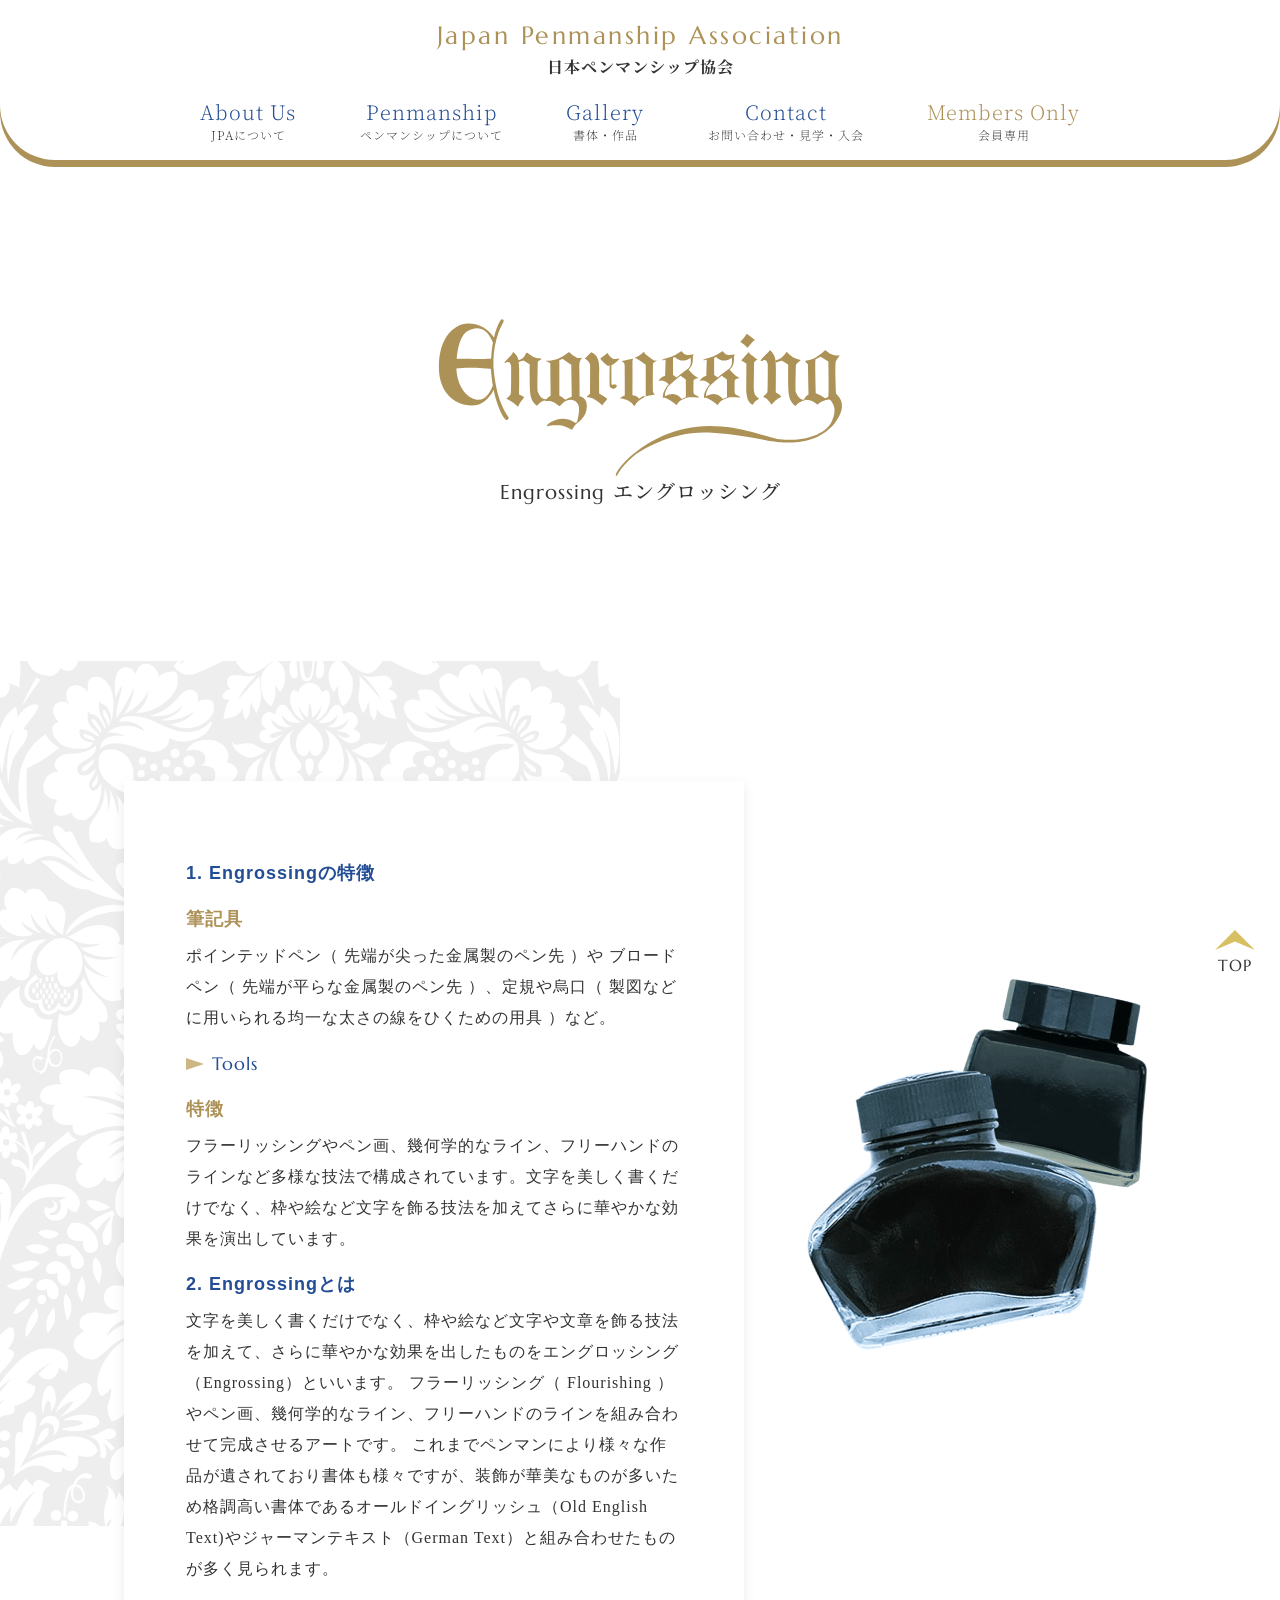
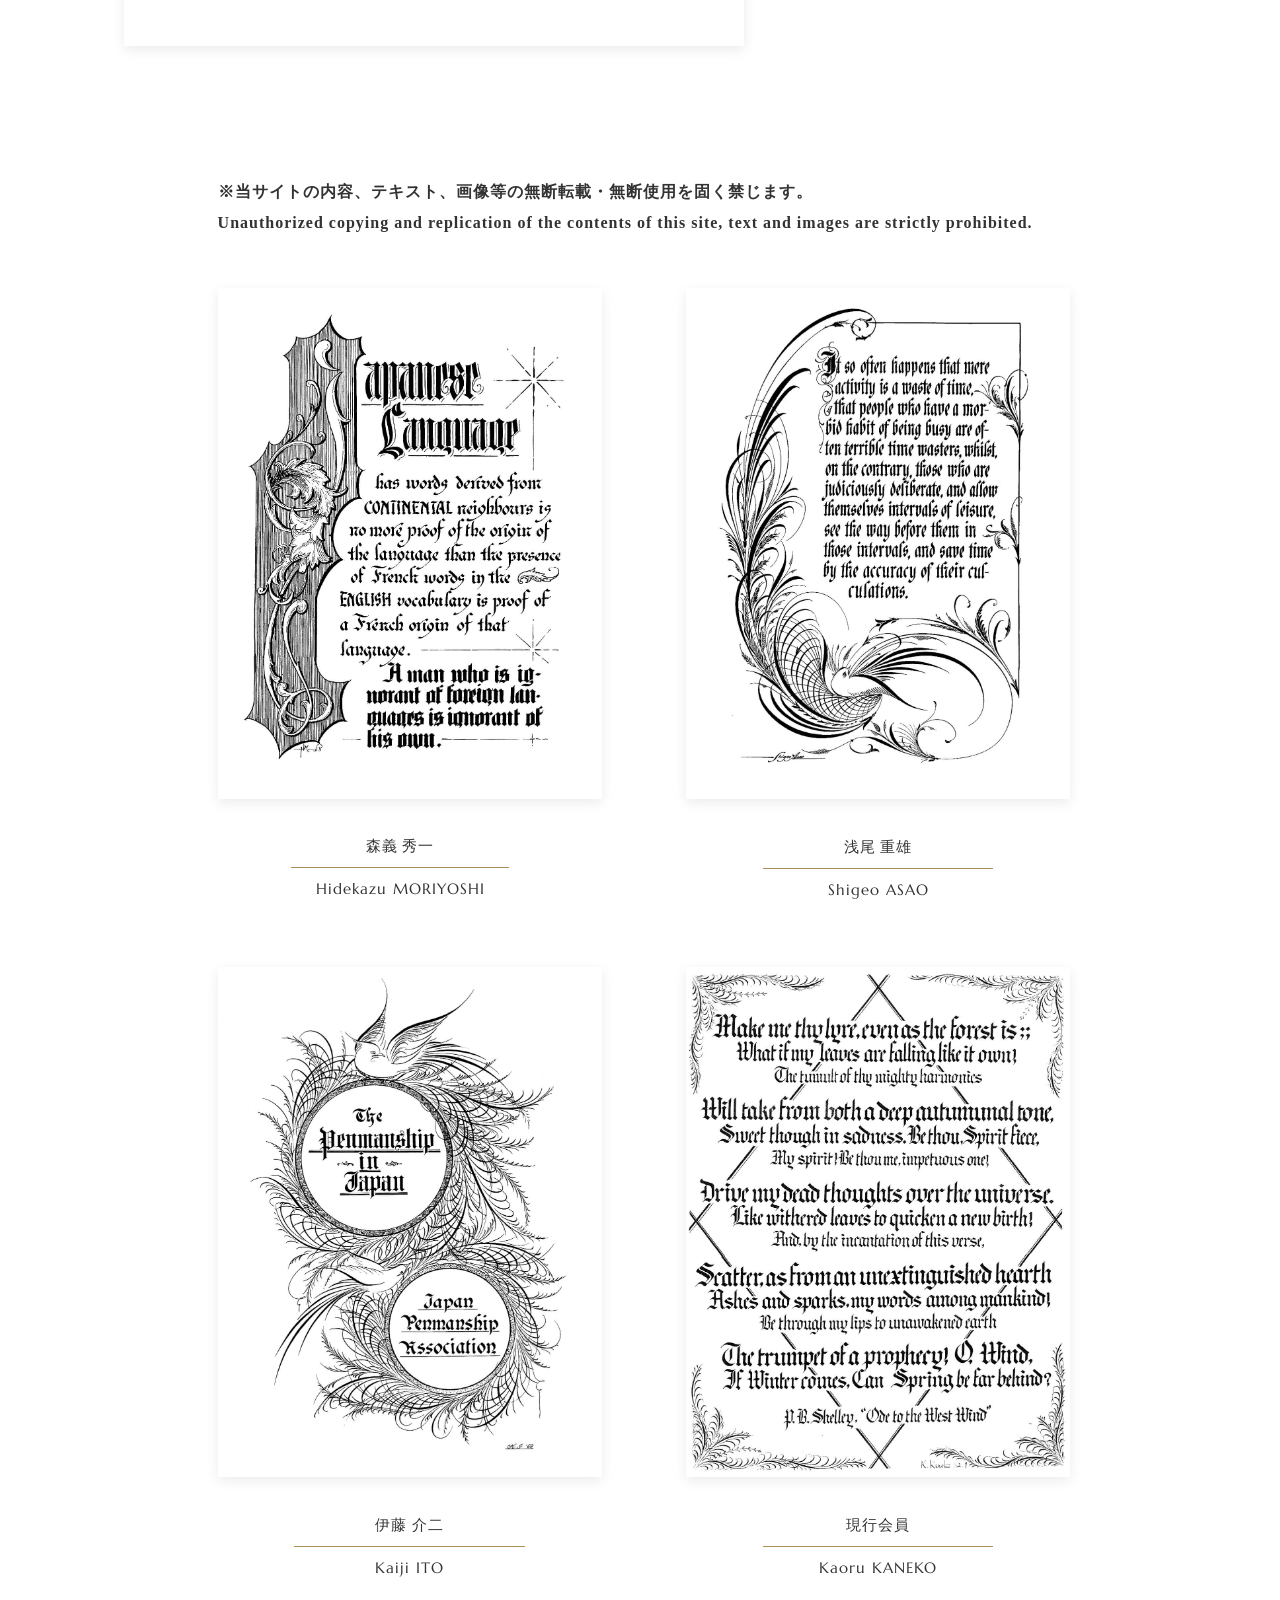
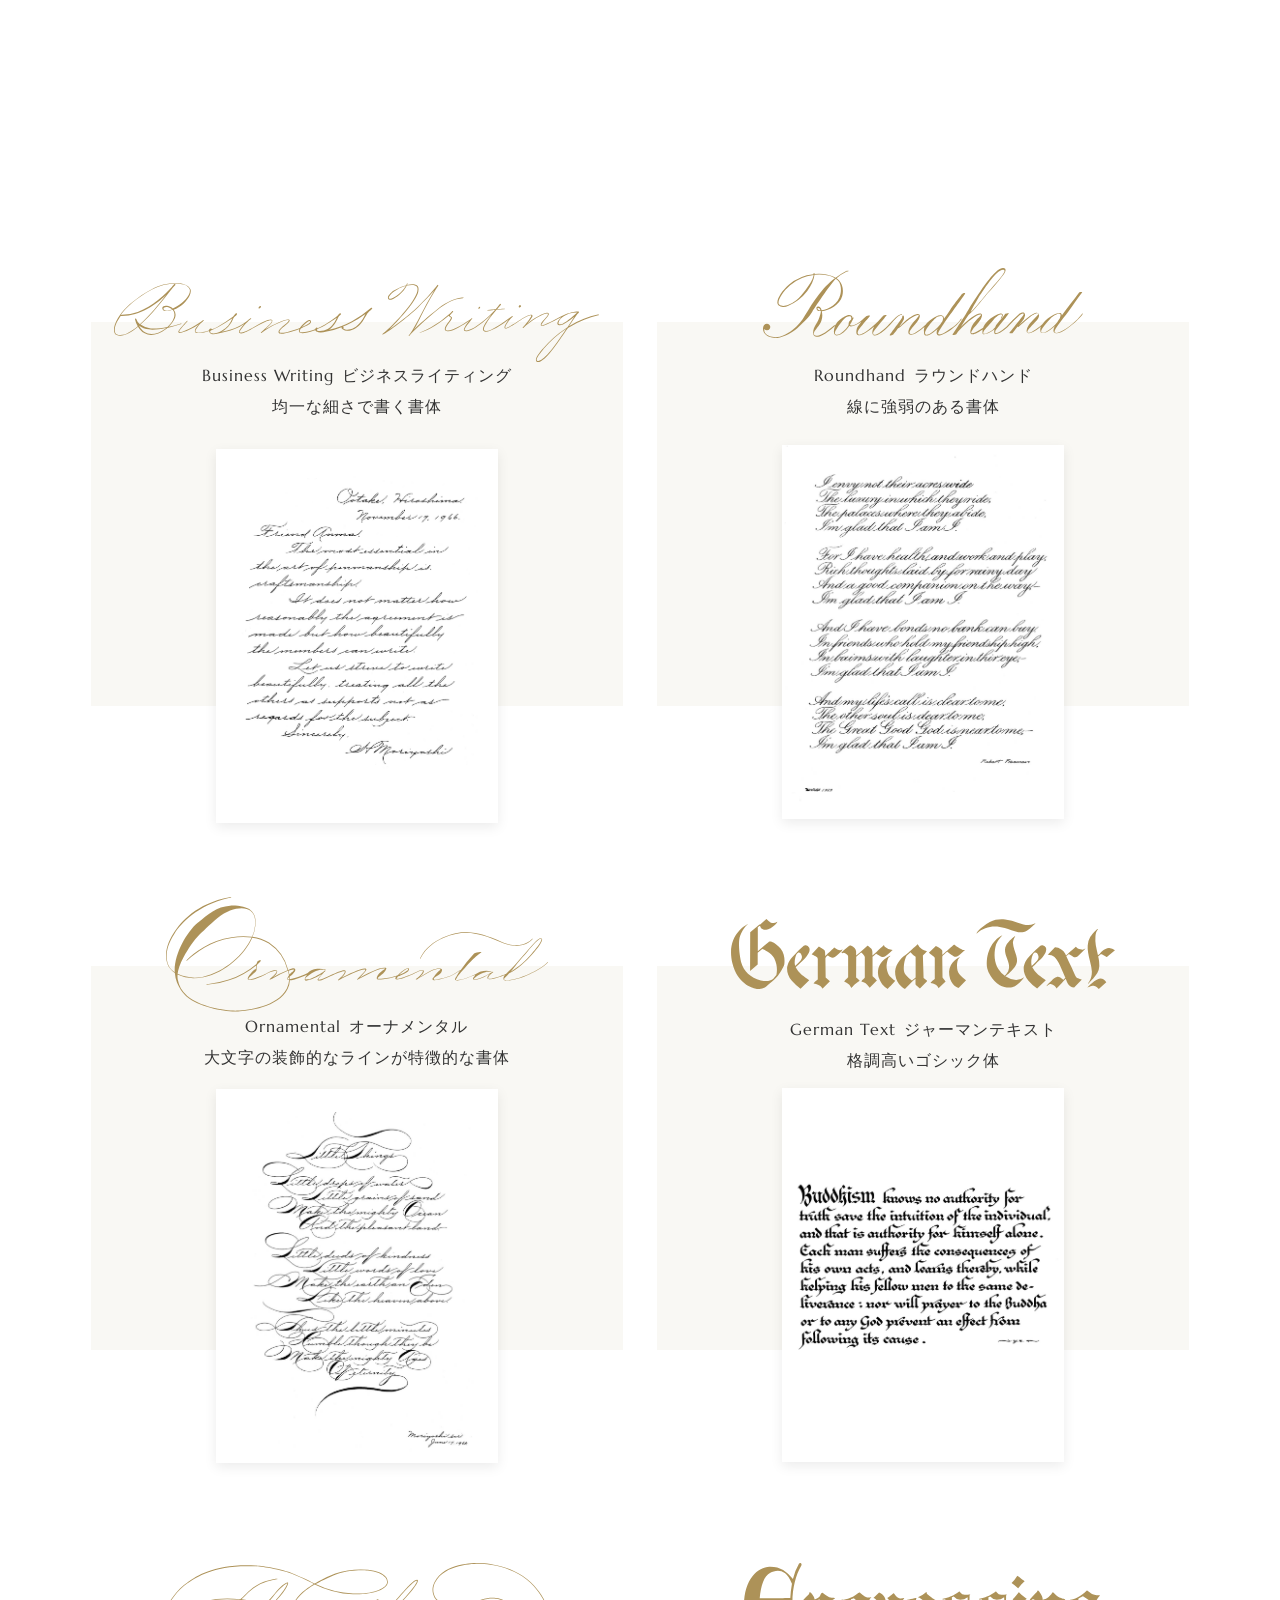
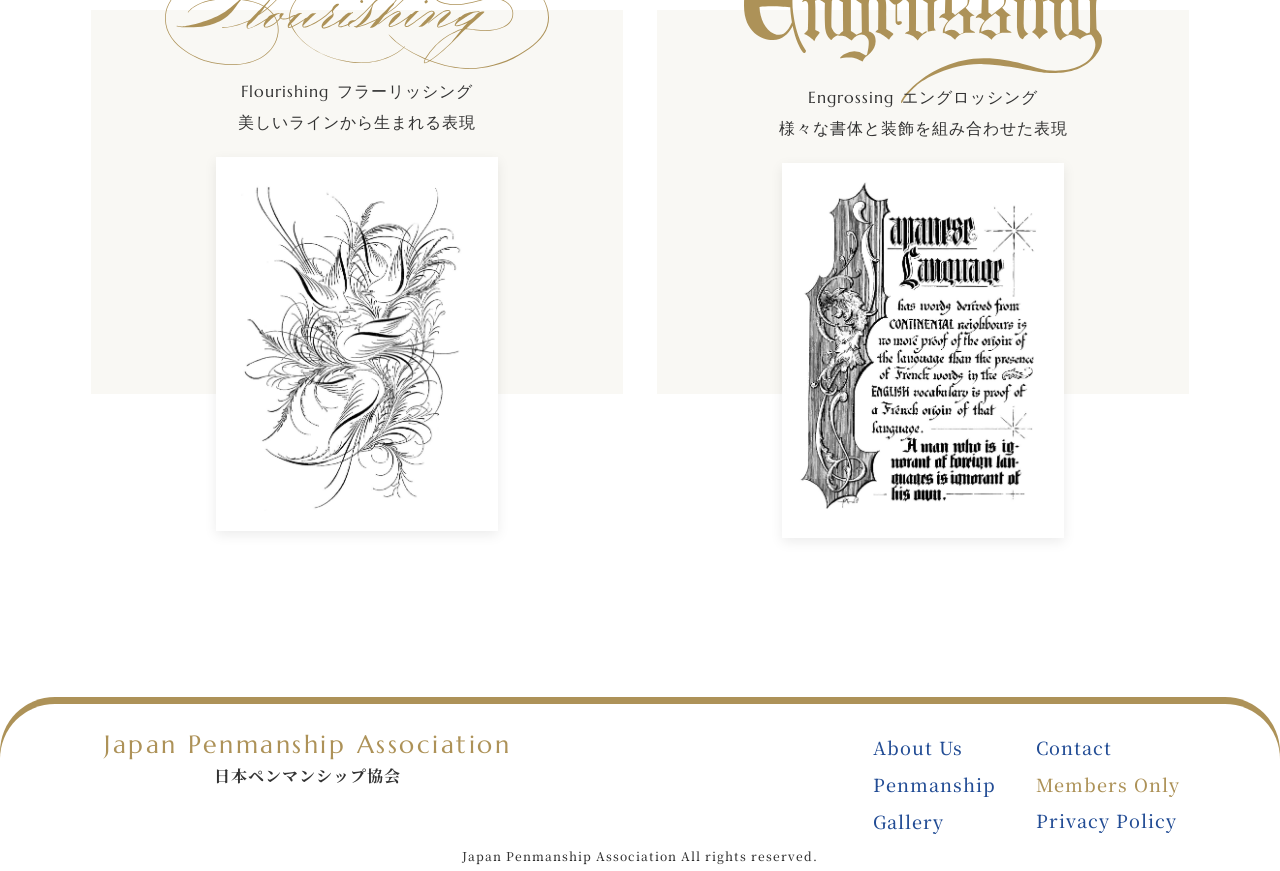
<file: engrossing.html>
<!DOCTYPE html>
<html lang="ja">

<head>
  <meta charset="UTF-8">
  <meta name="viewport" content="width = device-width, initial-scale=1, user-scalable=yes">
  <title>Japan Penmanship Association</title>
  <meta name="description" content="日本ぺンマンシップ協会は、幅広い方にペンマンシップに触れていただける活動を行っています。">
  <meta property="og:url" content="https://japanpenmanship.org">
  <meta property="og:title" content="Japan Penmanship Association" />
  <meta property="og:site_name" content="Japan Penmanship Association">
  <meta property="og:type" content="website">
  <meta property="og:locale" content="ja-JP">
  <meta property="og:image" content="https://japanpenmanship.org/images/ogp_jpa.jpg">
  <meta property="og:description" content="日本ぺンマンシップ協会は、幅広い方にペンマンシップに触れていただける活動を行っています。" />
  <meta name="twitter:card" content="summary" />
  <link href="images/favicon_jpa.png" rel="icon" type="image/x-icon" />
  <link rel="apple-touch-icon" href="image/apple-touch-icon_jpa.jpg">
  <!--fontplus-->
  <script src="https://webfont.fontplus.jp/accessor/script/fontplus.js?5AFE2XVIalM%3D&box=lZ8meDbXgCQ%3D&aa=1&ab=2"></script>
  <!--Googlefont-->
  <link rel="preconnect" href="https://fonts.googleapis.com"><link rel="preconnect" href="https://fonts.gstatic.com" crossorigin><link href="https://fonts.googleapis.com/css2?family=Marcellus&family=Noto+Serif+JP&display=swap" rel="stylesheet">

  <!--Animate.cssのCDN-->
  <link rel="stylesheet" href="https://cdnjs.cloudflare.com/ajax/libs/animate.css/4.0.0/animate.min.css">
  <!--CSS-->
  <link rel="stylesheet" href="css/reset.css">
  <link rel="stylesheet" href="css/common.css">
  <link rel="stylesheet" href="css/gallery.css">
</head>

<body>
  <header class="header">
    <h1 class="logo"><a href="index.html"><span>Japan Penmanship Association</span>日本ペンマンシップ協会</a></h1>
    <div id="openbtn" class="openbtn"><span></span><span></span><span></span></div>
    <nav id="g-nav">
      <ul>
        <li class="g-nav__top"><a href="index.html"><span>TOP</span></a></li>
        <li><a href="about.html"><span>About Us</span>JPAについて</a></li>
        <li><a href="penmanship.html"><span>Penmanship</span>ペンマンシップについて</a></li>
        <li><a href="penmanship.html#gallery"><span>Gallery</span>書体・作品</a></li>
        <li><a href="contact.html"><span>Contact</span>お問い合わせ・見学・入会</a></li>
        <li><a href="member.html">
            <div class="li_member">Members Only</div>会員専用
          </a></li>
      </ul>
    </nav>
  </header>
  <!-- ＝＝＝＝トップ＝＝＝＝ -->
  <main class="gallery_content">
    <section class="top__title animate__animated animate__fadeInDown animate__delay-1s">
      <h2  class="each"><img src="images/gallery_Engrossing.svg" alt="Engrossing"></h2>
      <div class="top__title-name"> <span>Engrossing</span><br>エングロッシング</div>
    </section>

    <!-- ＝＝＝＝説明＝＝＝＝ -->
    <section class="top-lead">
      <div class="lead-image-engrrosing">
        <img src="images/engrossing_tool.png" alt="筆記具">
      </div>
      <div class="lead-wrapper">
        <div class="lead">
          <div class="lead-detail">
            <h3 class="lead-title01">1. Engrossingの特徴</h3>
            <h4 class="lead-title02">筆記具</h4>
            <div class="lead-title03">ポインテッドペン（ 先端が尖った金属製のペン先 ）や ブロードペン（ 先端が平らな金属製のペン先 ）、定規や烏口（
              製図などに用いられる均一な太さの線をひくための用具 ）など。
            </div>
            <a href="penmanship.html#tools">
              <div class="triangle-wrapper">
                <div class="triangle"></div>
                <div class="triangle-lead">Tools</div>
              </div>
            </a>

            <h4 class="lead-title04">特徴</h4>
            <p>
              フラーリッシングやペン画、幾何学的なライン、フリーハンドのラインなど多様な技法で構成されています。文字を美しく書くだけでなく、枠や絵など文字を飾る技法を加えてさらに華やかな効果を演出しています。
            </p>
            <h3 class="lead-title05">2. Engrossingとは</h3>
            <p>文字を美しく書くだけでなく、枠や絵など文字や文章を飾る技法を加えて、さらに華やかな効果を出したものをエングロッシング（Engrossing）といいます。
              フラーリッシング（ Flourishing ）やペン画、幾何学的なライン、フリーハンドのラインを組み合わせて完成させるアートです。
              これまでペンマンにより様々な作品が遺されており書体も様々ですが、装飾が華美なものが多いため格調高い書体であるオールドイングリッシュ（Old English Text)やジャーマンテキスト（German
              Text）と組み合わせたものが多く見られます。
            </p>

          </div>
        </div>

        <div class="lead-image">
          <img src="images/engrossing_tool.png" alt="筆記具">
        </div>
      </div>

    </section>

    <section class="gallery-works">
      <h6 class="attention">
        ※当サイトの内容、テキスト、画像等の無断転載・無断使用を固く禁じます。<br>
        Unauthorized copying and replication of the contents of this site, text and images are strictly prohibited.
      </h6>

      <div class="works-wrapper">

        <div class="works">
          <div class="works-image img-protect"><img src="images/gallery_engrossing_moriyoshi.jpg" alt="作品"
              class="img-protect__image"></div>
          <div class="works-name">
            <p class="name-ja">森義 秀一</p>
            <p class="name-eg">Hidekazu  MORIYOSHI</p>
          </div>
        </div>

        <div class="works02">
          <div class="works-image img-protect"><img src="images/gallery_engrossing_asao.jpg" alt="作品"
              class="img-protect__image"></div>
          <div class="works-name">
            <p class="name-ja">浅尾 重雄</p>
            <p class="name-eg">Shigeo  ASAO</p>
          </div>
        </div>

        <div class="works02">
          <div class="works-image img-protect"><img src="images/gallery_engrossing_ito.jpg" alt="作品"
              class="img-protect__image"></div>
          <div class="works-name">
            <p class="name-ja">伊藤 介二</p>
            <p class="name-eg">Kaiji  ITO</p>
          </div>
        </div>

        <div class="works02">
          <div class="works-image img-protect"><img src="images/gallery_engrossing_kaneko.jpg" alt="作品"
              class="img-protect__image"></div>
          <div class="works-name">
            <p class="name-ja">現行会員</p>
            <p class="name-eg">Kaoru  KANEKO</p>
          </div>
        </div>

      </div>
    </section>

    <!-- ＝＝＝＝＝Gallery＝＝＝＝＝ -->
    <section class="gallery">
      <div class="gallery__wrapper">
        <div class="penman01">
          <h3 class="name"><img src="images/type_Bussineswriting.svg" alt="Bussineswriting"></h3>
          <p class="name-lead"> <span>Business Writing</span>ビジネスライティング<br>均一な細さで書く書体</p>
          <div class="work">
            <a href="businesswriting.html">
              <img src="images/gallery_businesswriting_moriyoshi.jpg" alt="作品">
              <img src="images/work-hover2.png" alt="作品をみる">
            </a>
          </div>
        </div>
        <div class="penman02">
          <h3 class="name"><img src="images/type_Raundhand.svg" alt="Raundhand"></h3>
          <p class="name-lead"><span>Roundhand</span>ラウンドハンド<br>線に強弱のある書体</p>
          <div class="work">
            <a href="raundhand.html">
              <img src="images/gallery_roundhand_inaba.jpg" alt="作品">
              <img src="images/work-hover2.png" alt="作品をみる">
            </a>
          </div>
        </div>
      </div>
      <div class="gallery__wrapper">
        <div class="penman03">
          <h3 class="name"><img src="images/type_Ornamental.svg" alt="Ornamental"></h3>
          <p class="name-lead"> <span>Ornamental</span>オーナメンタル<br>大文字の装飾的なラインが特徴的な書体</p>
          <div class="work">
            <a href="ornamental.html">
              <img src="images/gallery_ornamental_moriyoshi01.jpg" alt="作品">
              <img src="images/work-hover2.png" alt="作品をみる">
            </a>
          </div>
        </div>
        <div class="penman04">
          <h3 class="name"><img src="images/type_Germantext.svg" alt="Germantext"></h3>
          <p class="name-lead"><span>German Text</span>ジャーマンテキスト<br>格調高いゴシック体</p>
          <div class="work">
            <a href="germantext.html">
              <img src="images/gallery_germantext_nakano01.jpg" alt="作品">
              <img src="images/work-hover2.png" alt="作品をみる">
            </a>
          </div>
        </div>
      </div>

      <div class="gallery__wrapper">
        <div class="penman05">
          <h3 class="name"><img src="images/type_Flourishing.svg" alt="Flourishing"></h3>
          <p class="name-lead"> <span>Flourishing</span>フラーリッシング<br>美しいラインから生まれる表現</p>
          <div class="work">
            <a href="flourishing.html">
              <img src="images/gallery_flourishing_yamaguchi.jpg" alt="作品">
              <img src="images/work-hover2.png" alt="作品をみる">
            </a>
          </div>
        </div>

        <div class="penman06">
          <h3 class="name"><img src="images/type_Engrossing.svg" alt="Engrossing"></h3>
          <p class="name-lead"><span>Engrossing</span>エングロッシング<br>様々な書体と装飾を組み合わせた表現</p>
          <div class="work">
            <a href="engrossing.html">
              <img src="images/gallery_engrossing_moriyoshi.jpg" alt="作品">
              <img src="images/work-hover2.png" alt="作品をみる">
            </a>
          </div>
        </div>
      </div>
    </section>



    <div class="gallery-sp">
      <div class="content__card03">
        <a href="businesswriting.html">
          <div class="item-business">
            <div><img class="t-business" src="images/t-bussineswriting.svg" alt="businesswriting">
              <div>ビジネスライティング</div>
            </div>
            <div class="triangle"></div>
          </div>
        </a>
        <a href="raundhand.html">
          <div class="item-raundhand">
            <div><img class="t-raundhand" src="images/t-raundhand.svg" alt="raundhand">
              <div>ラウンドハンド</div>
            </div>
            <div class="triangle"></div>
          </div>
        </a>
        <a href="ornamental.html">
          <div class="item-ornamental">
            <div><img class="t-ornamental" src="images/t-ornamental.svg" alt="ornamental">
              <div>オーナメンタル</div>
            </div>
            <div class="triangle"></div>
          </div>
        </a>
        <a href="germantext.html">
          <div class="item-germantext">
            <div><img class="t-germantext" src="images/t-germantext.svg" alt="germantext">
              <div>ジャーマンテキスト</div>
            </div>
            <div class="triangle"></div>
          </div>
        </a>
        <a href="flourishing.html">
          <div class="item-flourishing">
            <div><img class="t-flourishing" src="images/t-flourishing.svg" alt="flourishing">
              <div>フラーリッシング</div>
            </div>
            <div class="triangle"></div>
          </div>
        </a>
        <a href="engrossing.html">
          <div class="item-engrossing">
            <div><img class="t-engrossing" src="images/t-engrossing.svg" alt="engrossing">
              <div>エングロッシング</div>
            </div>
            <div class="triangle"></div>
          </div>
        </a>
      </div>


    </div>

  </main>
  <footer>
    <div id="page-top">
      <a href="#"><img src="images/page-top.svg" alt="ページトップ">TOP</a>
    </div>
    <section class="footer">
      <div class="footer__wrapper">
        <h2 class="footer__logo"><a href="index.html"><span>Japan Penmanship Association</span>日本ペンマンシップ協会</a></h2>
        <div class="footer__nav">

          <div class="wrapper01">
            <ul>
              <li><a href="about.html">About Us </a></li>
              <li><a href="penmanship.html">Penmanship</a></li>
              <li><a href="penmanship.html#gallery">Gallery</a></li>
            </ul>
          </div>
          <div>
            <ul>
              <li><a href="contact.html">Contact</a></li>
              <li><a href="member.html">
                  <p>Members Only</p>
                </a></li>
              <li><a href="privacypolicy.html">Privacy Policy</a></li>
            </ul>
          </div>
        </div>
      </div>

      <small>Japan Penmanship Association All rights reserved.</small>
    </section>
  </footer>

  <!--JS-->
  <script src="https://code.jquery.com/jquery-3.6.1.min.js"
    integrity="sha256-o88AwQnZB+VDvE9tvIXrMQaPlFFSUTR+nldQm1LuPXQ=" crossorigin="anonymous"></script>
    <script src="slick/slick.js"></script>
  <script src="js/common.js"></script>

  <script>window.onload = function () {
      var imgProtects = document.getElementsByClassName('img-protect__image');
      for (var i = 0; i < imgProtects.length; i++) {
        // 右クリックを防止する
        imgProtects[i].addEventListener('contextmenu', function (e) {
          e.preventDefault();
        }, false);
        // ドラッグ＆ドロップを防止する
        imgProtects[i].addEventListener('dragstart', function (e) {
          e.preventDefault();
        }, false);
      }
    }
</script>
</body>

</html>
</file>
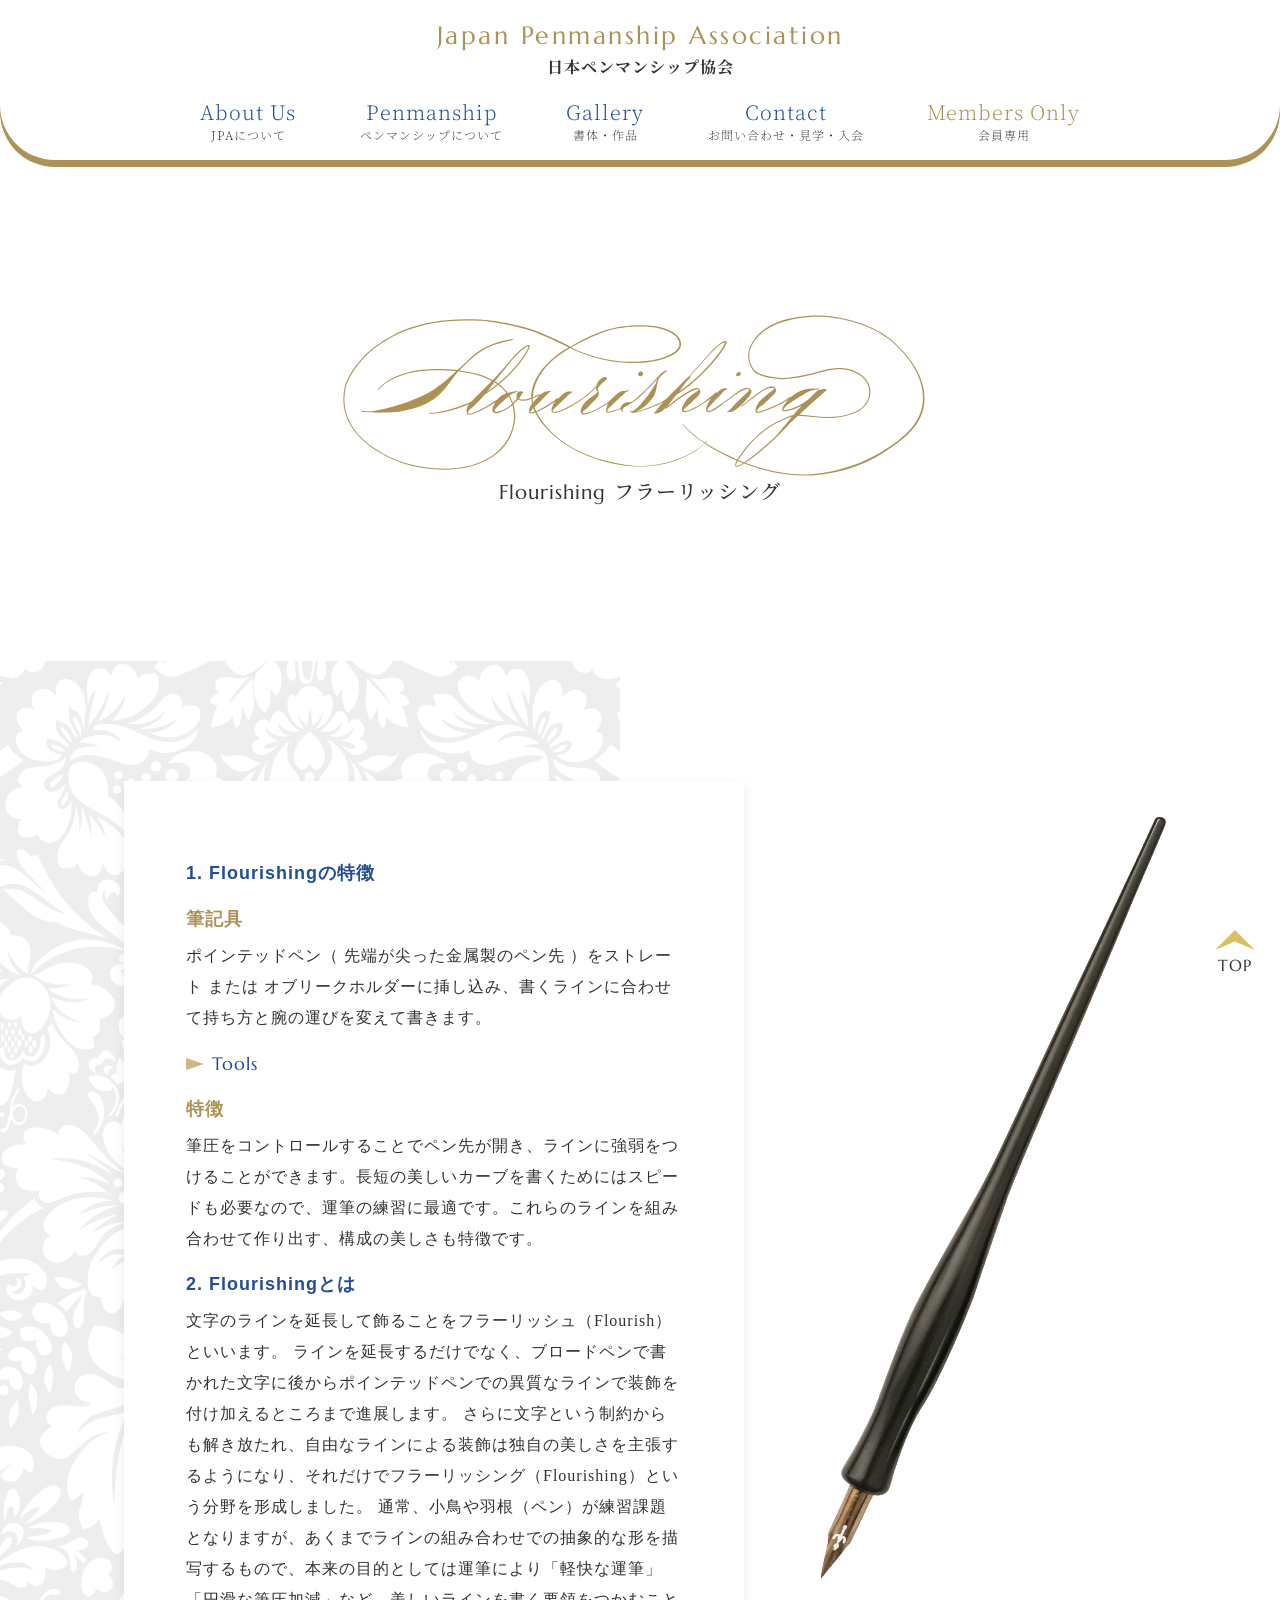
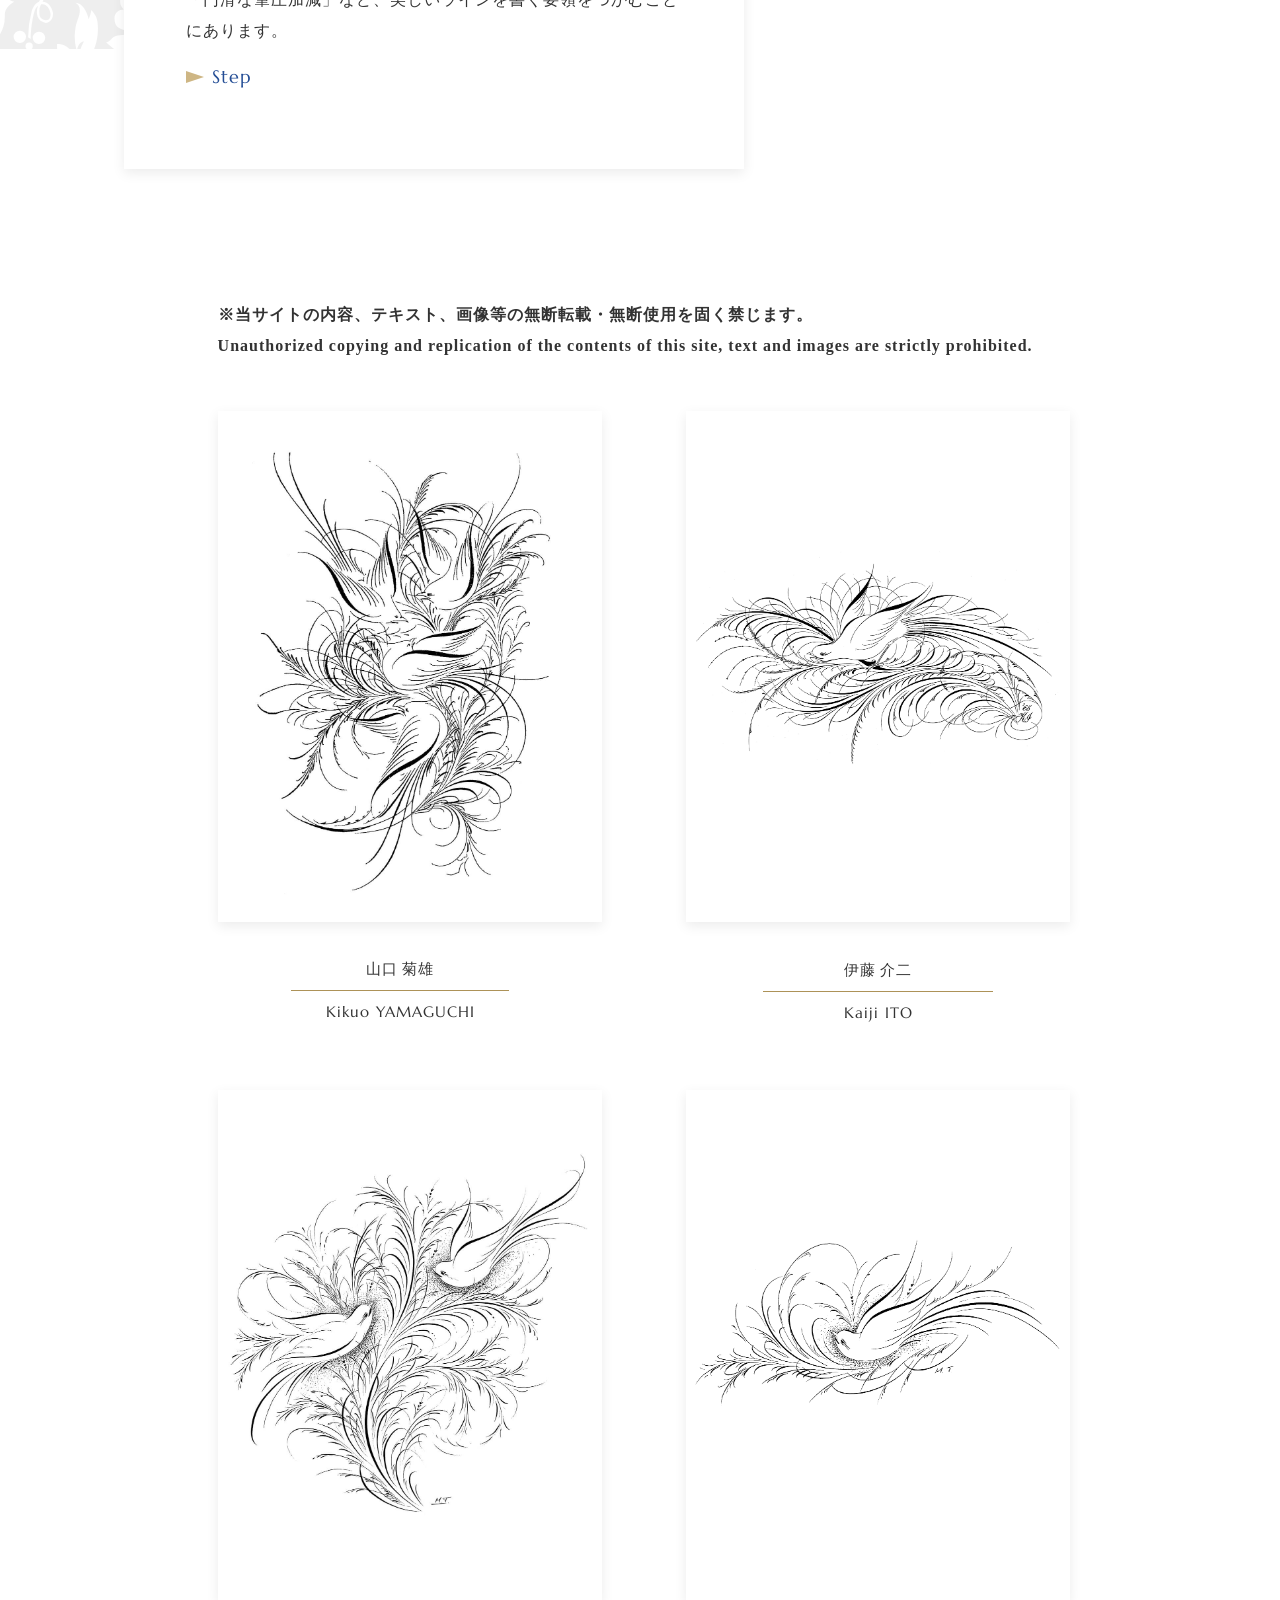
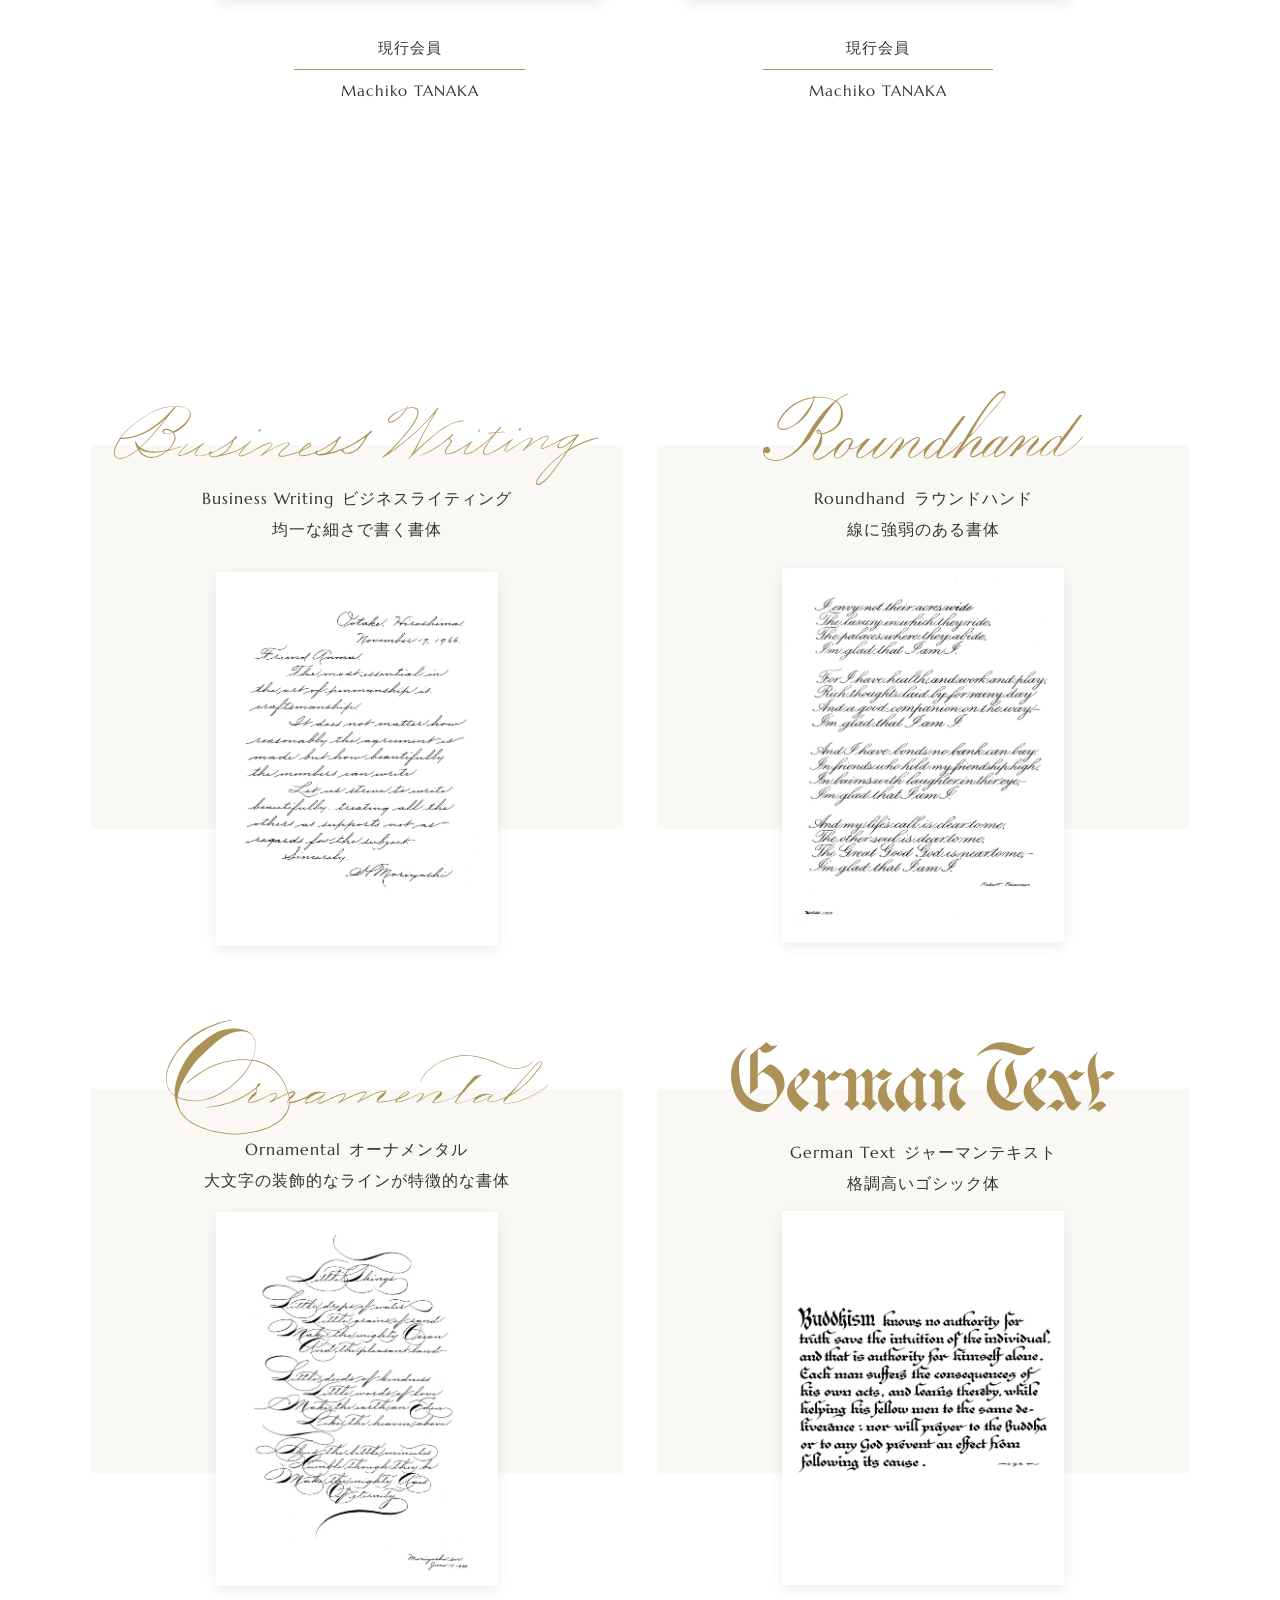
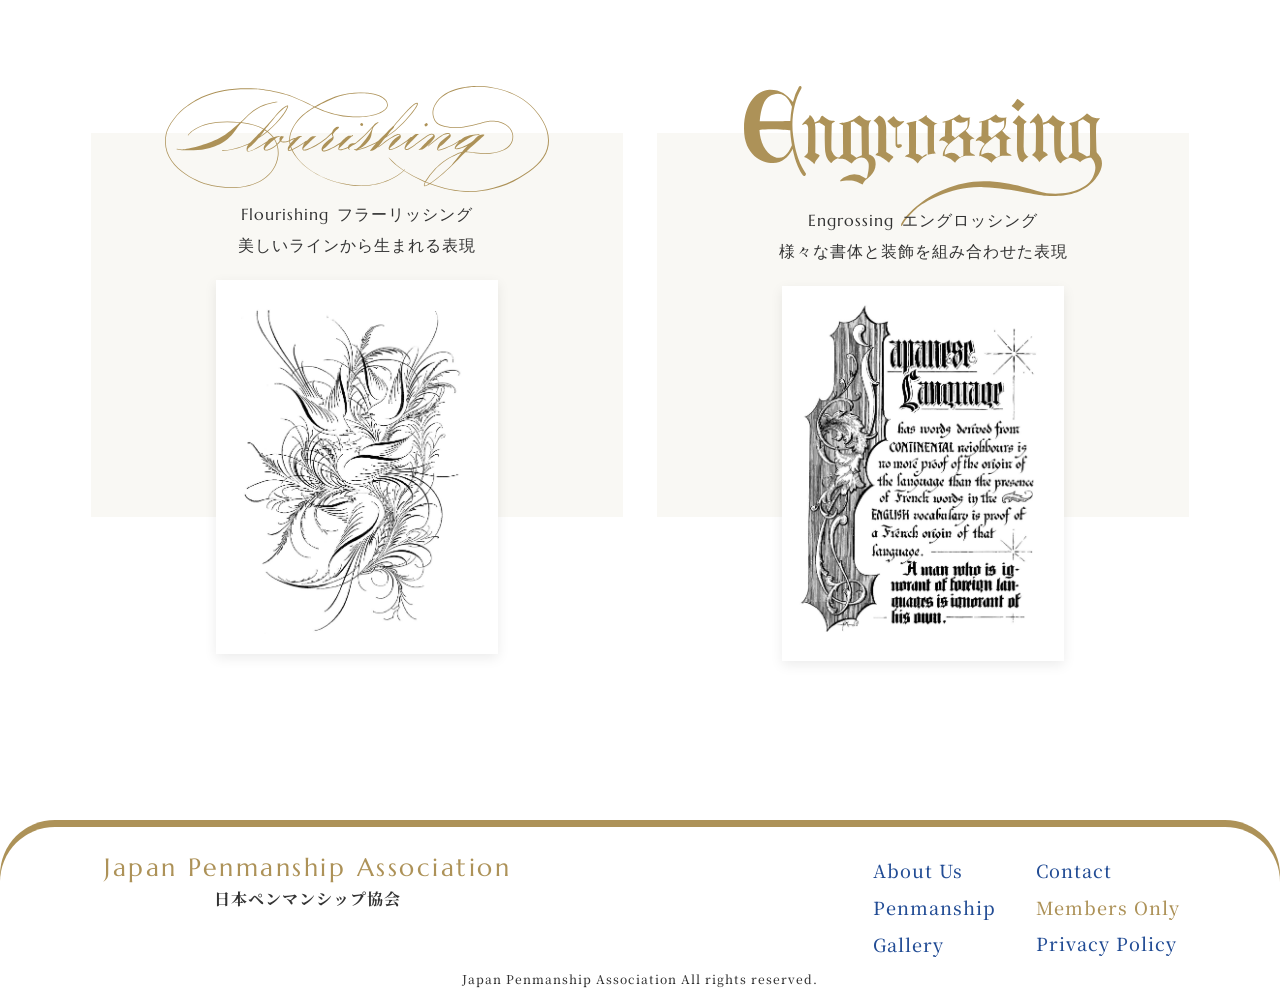
<file: flourishing.html>
<!DOCTYPE html>
<html lang="ja">

<head>
  <meta charset="UTF-8">
  <meta name="viewport" content="width = device-width, initial-scale=1, user-scalable=yes">
  <title>Japan Penmanship Association</title>
  <meta name="description" content="日本ぺンマンシップ協会は、幅広い方にペンマンシップに触れていただける活動を行っています。">
  <meta property="og:url" content="http://127.0.0.1:3000/">
  <meta property="og:title" content="Japan Penmanship Association" />
  <meta property="og:site_name" content="Japan Penmanship Association">
  <meta property="og:type" content="website">
  <meta property="og:locale" content="ja-JP">
  <meta property="og:image" content="https://japanpenmanship.org/images/ogp_jpa.jpg">
  <meta property="og:description" content="日本ぺンマンシップ協会は、幅広い方にペンマンシップに触れていただける活動を行っています。" />
  <meta name="twitter:card" content="summary" />
  <link href="images/favicon_jpa.png" rel="icon" type="image/x-icon" />
  <link rel="apple-touch-icon" href="image/apple-touch-icon_jpa.jpg">
  <!--fontplus-->
  <script src="https://webfont.fontplus.jp/accessor/script/fontplus.js?5AFE2XVIalM%3D&box=lZ8meDbXgCQ%3D&aa=1&ab=2"></script>
  <!--Googlefont-->
  <link rel="preconnect" href="https://fonts.googleapis.com"><link rel="preconnect" href="https://fonts.gstatic.com" crossorigin><link href="https://fonts.googleapis.com/css2?family=Marcellus&family=Noto+Serif+JP&display=swap" rel="stylesheet">

  <!--Animate.cssのCDN-->
  <link rel="stylesheet" href="https://cdnjs.cloudflare.com/ajax/libs/animate.css/4.0.0/animate.min.css">
  <!--CSS-->
  <link rel="stylesheet" href="css/reset.css">
  <link rel="stylesheet" href="css/common.css">
  <link rel="stylesheet" href="css/gallery.css">
</head>

<body>
  <header class="header">
    <h1 class="logo"><a href="index.html"><span>Japan Penmanship Association</span>日本ペンマンシップ協会</a></h1>
    <div id="openbtn" class="openbtn"><span></span><span></span><span></span></div>
    <nav id="g-nav">
      <ul>
        <li class="g-nav__top"><a href="index.html"><span>TOP</span></a></li>
        <li><a href="about.html"><span>About Us</span>JPAについて</a></li>
        <li><a href="penmanship.html"><span>Penmanship</span>ペンマンシップについて</a></li>
        <li><a href="penmanship.html#gallery"><span>Gallery</span>書体・作品</a></li>
        <li><a href="contact.html"><span>Contact</span>お問い合わせ・見学・入会</a></li>
        <li><a href="member.html">
            <div class="li_member">Members Only</div>会員専用
          </a></li>
      </ul>
    </nav>
  </header>

  <main class="gallery_content">
    <section class="top__title animate__animated animate__fadeInDown animate__delay-1s">
      <h2 class="each"><img src="images/gallery_Flourishing.svg" alt="Flourishing"></h2>
      <div class="top__title-name"> <span>Flourishing</span><br>フラーリッシング</div>
    </section>

    <section class="top-lead">
      <div class="lead-image-sp">
        <img src="images/flourishing_tool.png" alt="筆記具">
      </div>
      <div class="lead-wrapper">
        <div class="lead">
          <div class="lead-detail">
            <h3 class="lead-title01">1. Flourishingの特徴</h3>
            <h4 class="lead-title02">筆記具</h4>
            <div class="lead-title03">ポインテッドペン（ 先端が尖った金属製のペン先 ）をストレート または オブリークホルダーに挿し込み、書くラインに合わせて持ち方と腕の運びを変えて書きます。
            </div>
            <a href="penmanship.html#tools">
              <div class="triangle-wrapper">
                <div class="triangle"></div>
                <div class="triangle-lead">Tools</div>
              </div>
            </a>

            <h4 class="lead-title04">特徴</h4>
            <p>
              筆圧をコントロールすることでペン先が開き、ラインに強弱をつけることができます。長短の美しいカーブを書くためにはスピードも必要なので、運筆の練習に最適です。これらのラインを組み合わせて作り出す、構成の美しさも特徴です。
            </p>
            <h3 class="lead-title05">2. Flourishingとは</h3>
            <p>文字のラインを延長して飾ることをフラーリッシュ（Flourish）といいます。
              ラインを延長するだけでなく、ブロードペンで書かれた文字に後からポインテッドペンでの異質なラインで装飾を付け加えるところまで進展します。
              さらに文字という制約からも解き放たれ、自由なラインによる装飾は独自の美しさを主張するようになり、それだけでフラーリッシング（Flourishing）という分野を形成しました。
              通常、小鳥や羽根（ペン）が練習課題となりますが、あくまでラインの組み合わせでの抽象的な形を描写するもので、本来の目的としては運筆により「軽快な運筆」「円滑な筆圧加減」など、美しいラインを書く要領をつかむことにあります。

            </p>
            <a href="penmanship.html#step">
              <div class="triangle-wrapper">
                <div class="triangle"></div>
                <div class="triangle-lead">Step</div>
              </div>
            </a>
          </div>
        </div>

        <div class="lead-image">
          <img src="images/flourishing_tool.png" alt="筆記具">
        </div>
      </div>

    </section>

    <section class="gallery-works">
      <h6 class="attention">
        ※当サイトの内容、テキスト、画像等の無断転載・無断使用を固く禁じます。<br>
        Unauthorized copying and replication of the contents of this site, text and images are strictly prohibited.
      </h6>

      <div class="works-wrapper">

        <div class="works">
          <div class="works-image img-protect"><img src="images/gallery_flourishing_yamaguchi.jpg" alt="作品"
              class="img-protect__image"></div>
          <div class="works-name">
            <p class="name-ja">山口 菊雄</p>
            <p class="name-eg">Kikuo  YAMAGUCHI</p>
          </div>
        </div>

        <div class="works02">
          <div class="works-image img-protect"><img src="images/gallery_flourishing_ito.jpg" alt="作品"
              class="img-protect__image"></div>
          <div class="works-name">
            <p class="name-ja">伊藤 介二</p>
            <p class="name-eg">Kaiji ITO</p>
          </div>
        </div>

        <div class="works02">
          <div class="works-image img-protect"><img src="images/gallery_flourishing_tanaka01.jpg" alt="作品"
              class="img-protect__image"></div>
          <div class="works-name">
            <p class="name-ja">現行会員</p>
            <p class="name-eg">Machiko  TANAKA</p>
          </div>
        </div>

        <div class="works02">
          <div class="works-image img-protect"><img src="images/gallery_flourishing_tanaka02.jpg" alt="作品"
              class="img-protect__image"></div>
          <div class="works-name">
            <p class="name-ja">現行会員</p>
            <p class="name-eg">Machiko  TANAKA</p>
          </div>
        </div>

      </div>
    </section>

    <!-- ＝＝＝＝＝Gallery＝＝＝＝＝ -->
    <section class="gallery">
      <div class="gallery__wrapper">
        <div class="penman01">
          <h3 class="name"><img src="images/type_Bussineswriting.svg" alt="Bussineswriting"></h3>
          <p class="name-lead"> <span>Business Writing</span>ビジネスライティング<br>均一な細さで書く書体</p>
          <div class="work">
            <a href="businesswriting.html">
              <img src="images/gallery_businesswriting_moriyoshi.jpg" alt="作品">
              <img src="images/work-hover2.png" alt="作品をみる">
            </a>
          </div>
        </div>
        <div class="penman02">
          <h3 class="name"><img src="images/type_Raundhand.svg" alt="Raundhand"></h3>
          <p class="name-lead"><span>Roundhand</span>ラウンドハンド<br>線に強弱のある書体</p>
          <div class="work">
            <a href="raundhand.html">
              <img src="images/gallery_roundhand_inaba.jpg" alt="作品">
              <img src="images/work-hover2.png" alt="作品をみる">
            </a>
          </div>
        </div>
      </div>
      <div class="gallery__wrapper">
        <div class="penman03">
          <h3 class="name"><img src="images/type_Ornamental.svg" alt="Ornamental"></h3>
          <p class="name-lead"> <span>Ornamental</span>オーナメンタル<br>大文字の装飾的なラインが特徴的な書体</p>
          <div class="work">
            <a href="ornamental.html">
              <img src="images/gallery_ornamental_moriyoshi01.jpg" alt="作品">
              <img src="images/work-hover2.png" alt="作品をみる">
            </a>
          </div>
        </div>
        <div class="penman04">
          <h3 class="name"><img src="images/type_Germantext.svg" alt="Germantext"></h3>
          <p class="name-lead"><span>German Text</span>ジャーマンテキスト<br>格調高いゴシック体</p>
          <div class="work">
            <a href="germantext.html">
              <img src="images/gallery_germantext_nakano01.jpg" alt="作品">
              <img src="images/work-hover2.png" alt="作品をみる">
            </a>
          </div>
        </div>
      </div>

      <div class="gallery__wrapper">
        <div class="penman05">
          <h3 class="name"><img src="images/type_Flourishing.svg" alt="Flourishing"></h3>
          <p class="name-lead"> <span>Flourishing</span>フラーリッシング<br>美しいラインから生まれる表現</p>
          <div class="work">
            <a href="flourishing.html">
              <img src="images/gallery_flourishing_yamaguchi.jpg" alt="作品">
              <img src="images/work-hover2.png" alt="作品をみる">
            </a>
          </div>
        </div>

        <div class="penman06">
          <h3 class="name"><img src="images/type_Engrossing.svg" alt="Engrossing"></h3>
          <p class="name-lead"><span>Engrossing</span>エングロッシング<br>様々な書体と装飾を組み合わせた表現</p>
          <div class="work">
            <a href="engrossing.html">
              <img src="images/gallery_engrossing_moriyoshi.jpg" alt="作品">
              <img src="images/work-hover2.png" alt="作品をみる">
            </a>
          </div>
        </div>
      </div>
    </section>



    <div class="gallery-sp">
      <div class="content__card03">
        <a href="businesswriting.html">
          <div class="item-business">
            <div><img class="t-business" src="images/t-bussineswriting.svg" alt="businesswriting">
              <div>ビジネスライティング</div>
            </div>
            <div class="triangle"></div>
          </div>
        </a>
        <a href="raundhand.html">
          <div class="item-raundhand">
            <div><img class="t-raundhand" src="images/t-raundhand.svg" alt="raundhand">
              <div>ラウンドハンド</div>
            </div>
            <div class="triangle"></div>
          </div>
        </a>
        <a href="ornamental.html">
          <div class="item-ornamental">
            <div><img class="t-ornamental" src="images/t-ornamental.svg" alt="ornamental">
              <div>オーナメンタル</div>
            </div>
            <div class="triangle"></div>
          </div>
        </a>
        <a href="germantext.html">
          <div class="item-germantext">
            <div><img class="t-germantext" src="images/t-germantext.svg" alt="germantext">
              <div>ジャーマンテキスト</div>
            </div>
            <div class="triangle"></div>
          </div>
        </a>
        <a href="flourishing.html">
          <div class="item-flourishing">
            <div><img class="t-flourishing" src="images/t-flourishing.svg" alt="flourishing">
              <div>フラーリッシング</div>
            </div>
            <div class="triangle"></div>
          </div>
        </a>
        <a href="engrossing.html">
          <div class="item-engrossing">
            <div><img class="t-engrossing" src="images/t-engrossing.svg" alt="engrossing">
              <div>エングロッシング</div>
            </div>
            <div class="triangle"></div>
          </div>
        </a>
      </div>


    </div>

  </main>
  <footer>
    <div id="page-top">
      <a href="#"><img src="images/page-top.svg" alt="ページトップ">TOP</a>
    </div>
    <section class="footer">
      <div class="footer__wrapper">
        <h2 class="footer__logo"><a href="index.html"><span>Japan Penmanship Association</span>日本ペンマンシップ協会</a></h2>
        <div class="footer__nav">

          <div class="wrapper01">
            <ul>
              <li><a href="about.html">About Us </a></li>
              <li><a href="penmanship.html">Penmanship</a></li>
              <li><a href="penmanship.html#gallery">Gallery</a></li>
            </ul>
          </div>
          <div>
            <ul>
              <li><a href="contact.html">Contact</a></li>
              <li><a href="member.html">
                  <p>Members Only</p>
                </a></li>
              <li><a href="privacypolicy.html">Privacy Policy</a></li>
            </ul>
          </div>
        </div>
      </div>

      <small>Japan Penmanship Association All rights reserved.</small>
    </section>
  </footer>

  <!--JS-->
  <script src="https://code.jquery.com/jquery-3.6.1.min.js"
    integrity="sha256-o88AwQnZB+VDvE9tvIXrMQaPlFFSUTR+nldQm1LuPXQ=" crossorigin="anonymous"></script>
    <script src="slick/slick.js"></script>
  <script src="js/common.js"></script>

  <script>window.onload = function () {
      var imgProtects = document.getElementsByClassName('img-protect__image');
      for (var i = 0; i < imgProtects.length; i++) {
        // 右クリックを防止する
        imgProtects[i].addEventListener('contextmenu', function (e) {
          e.preventDefault();
        }, false);
        // ドラッグ＆ドロップを防止する
        imgProtects[i].addEventListener('dragstart', function (e) {
          e.preventDefault();
        }, false);
      }
    }
</script>
</body>

</html>
</file>
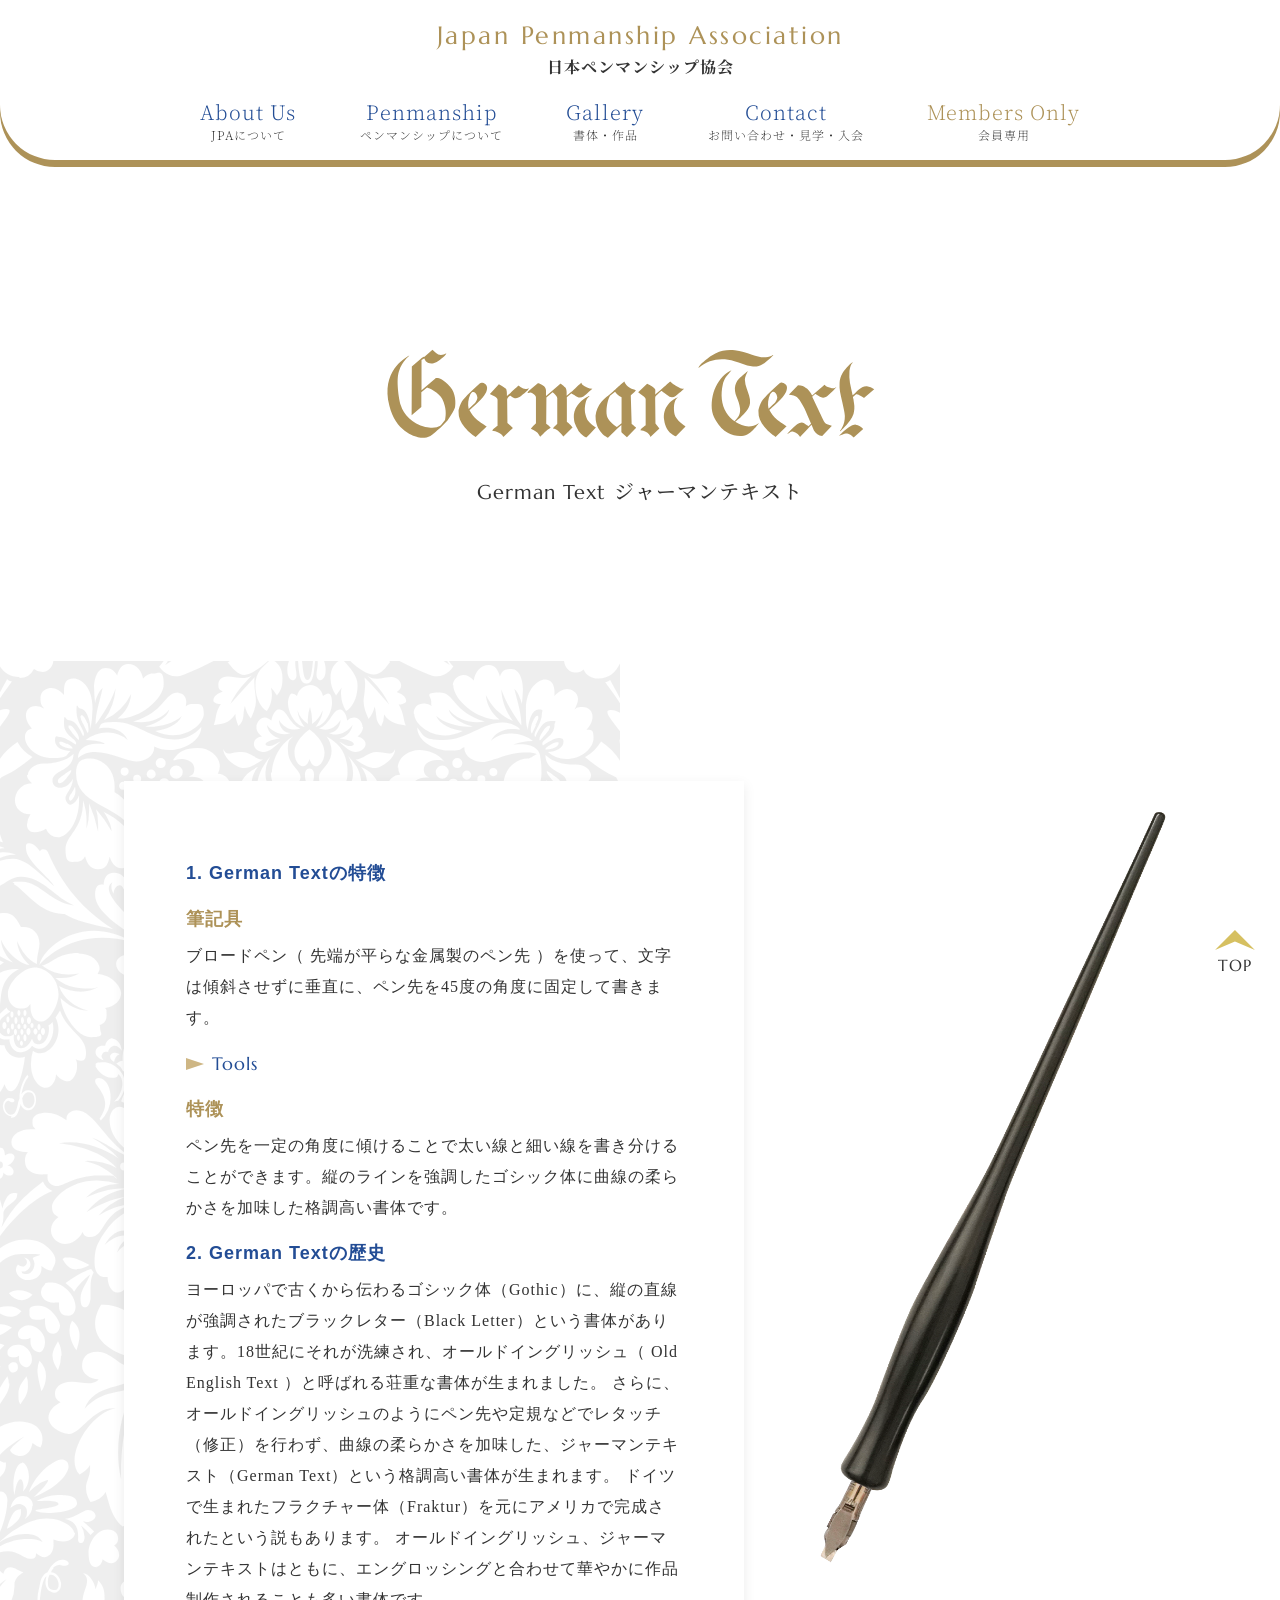
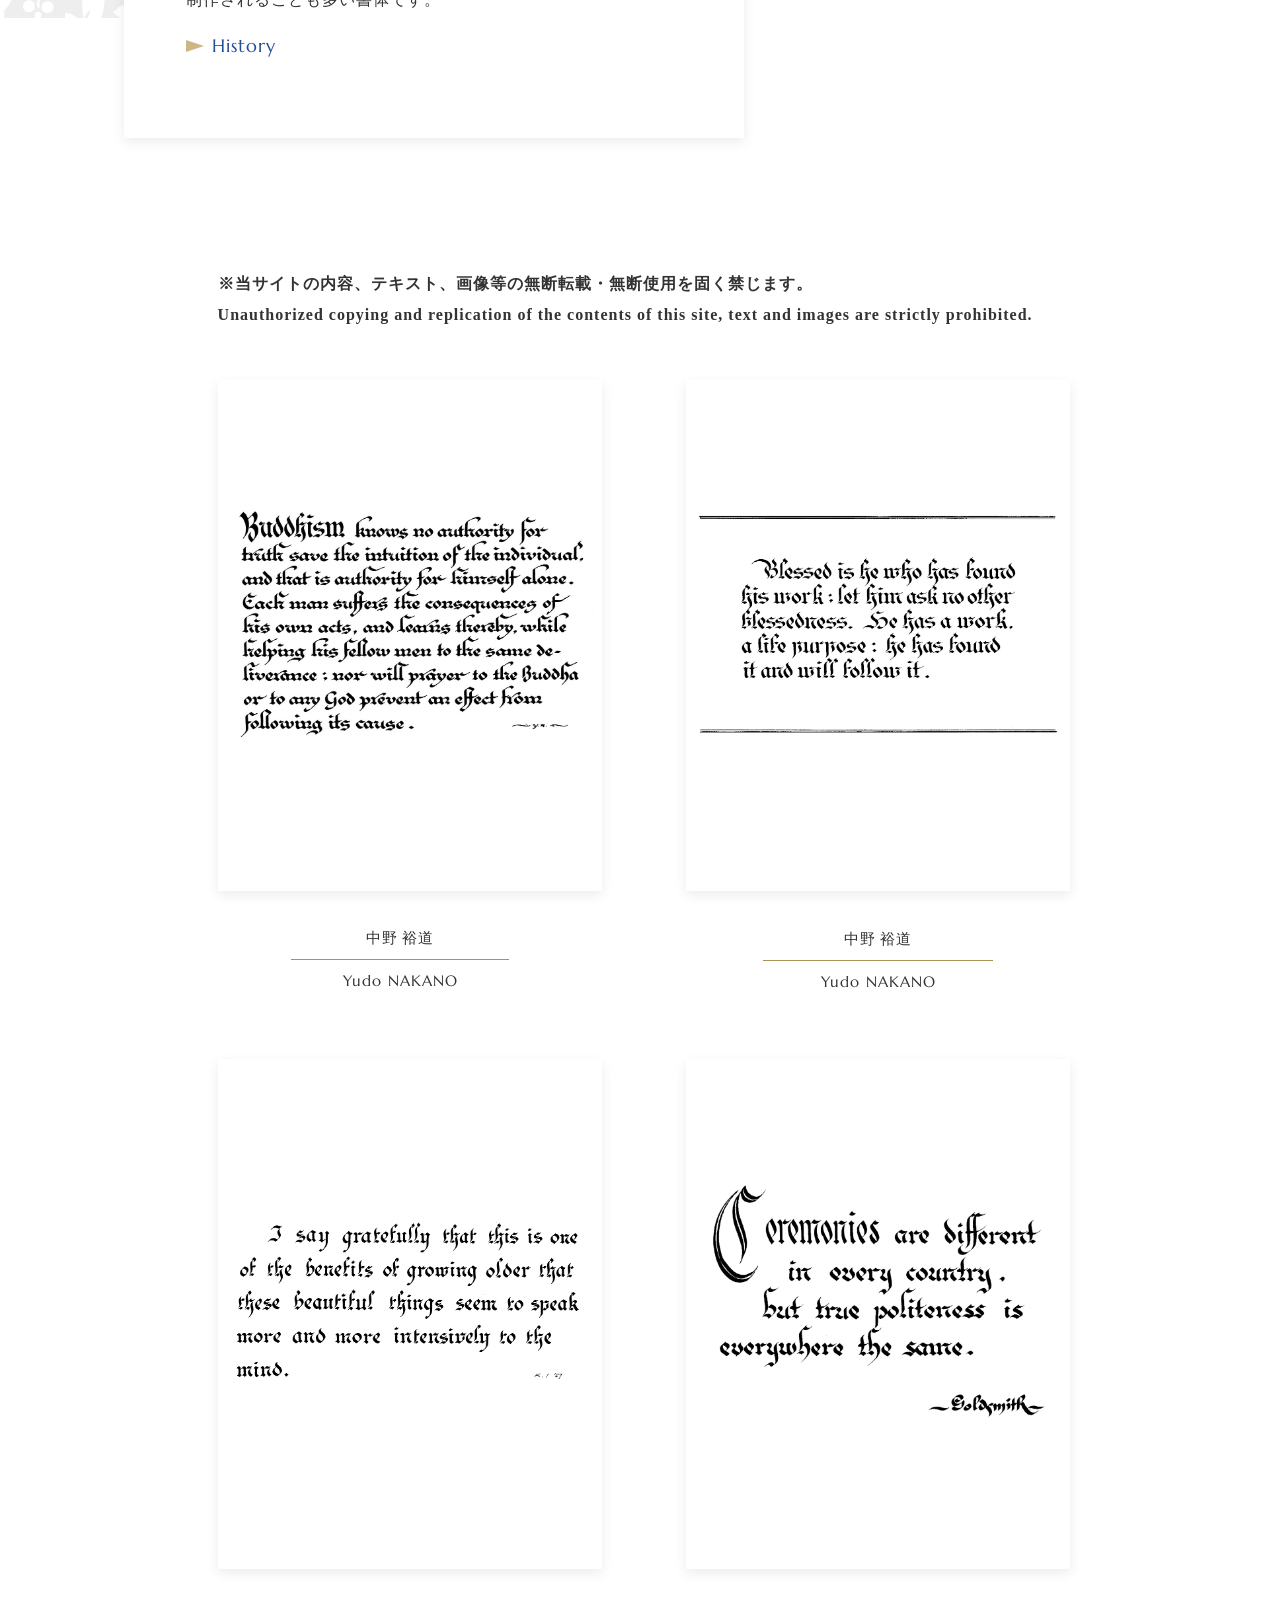
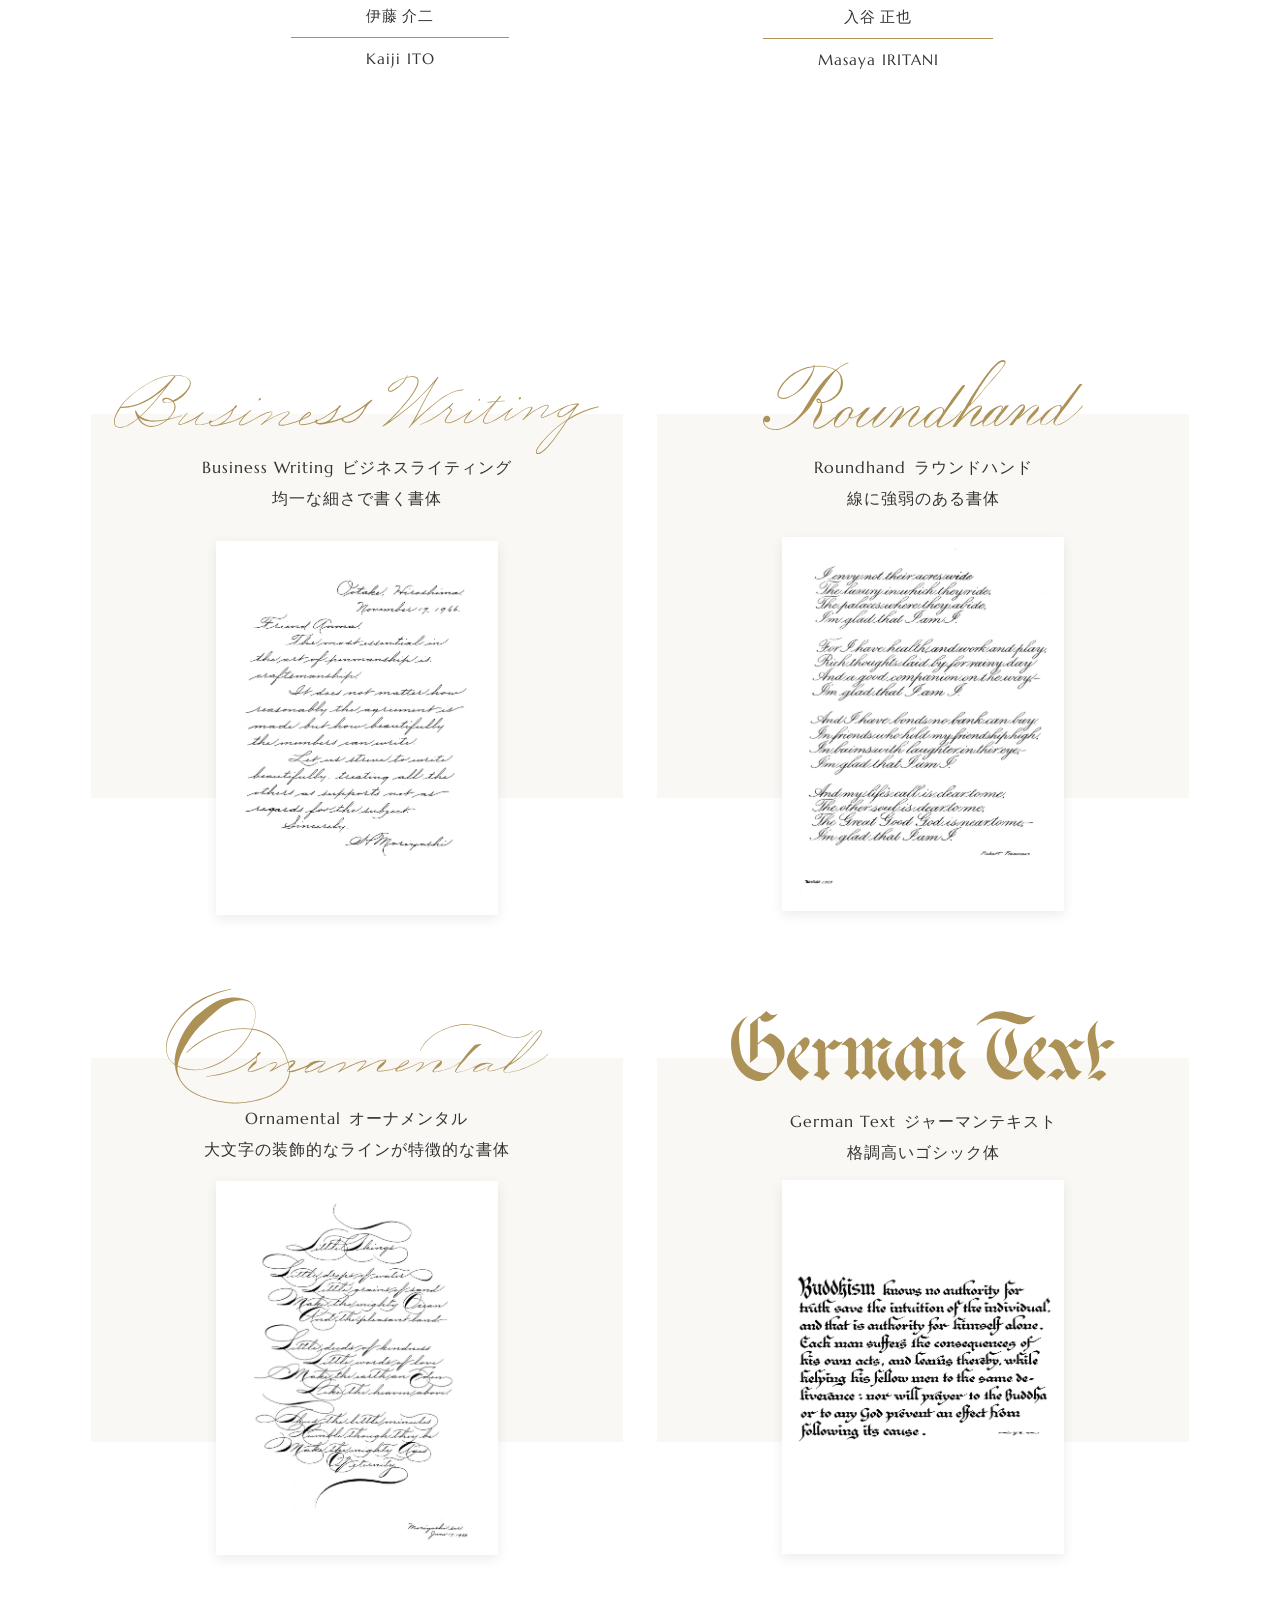
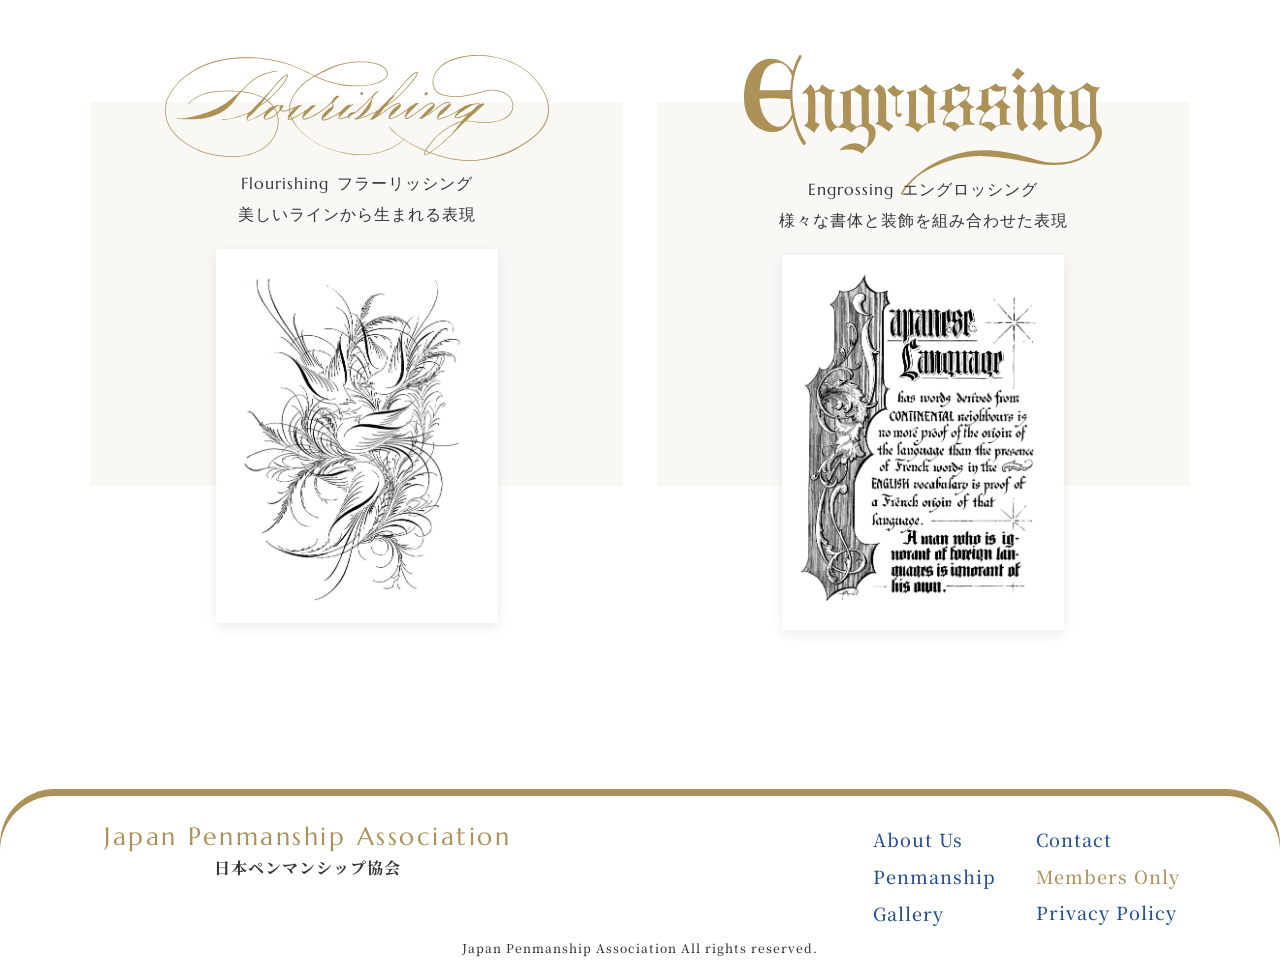
<file: germantext.html>
<!DOCTYPE html>
<html lang="ja">

<head>
  <meta charset="UTF-8">
  <meta name="viewport" content="width = device-width, initial-scale=1, user-scalable=yes">
  <title>Japan Penmanship Association</title>
  <meta name="description" content="日本ぺンマンシップ協会は、幅広い方にペンマンシップに触れていただける活動を行っています。">
  <meta property="og:url" content="https://japanpenmanship.org">
  <meta property="og:title" content="Japan Penmanship Association" />
  <meta property="og:site_name" content="Japan Penmanship Association">
  <meta property="og:type" content="website">
  <meta property="og:locale" content="ja-JP">
  <meta property="og:image" content="https://japanpenmanship.org/images/ogp_jpa.jpg">
  <meta property="og:description" content="日本ぺンマンシップ協会は、幅広い方にペンマンシップに触れていただける活動を行っています。" />
  <meta name="twitter:card" content="summary" />
  <link href="images/favicon_jpa.png" rel="icon" type="image/x-icon" />
  <link rel="apple-touch-icon" href="image/apple-touch-icon_jpa.jpg">
  <!--fontplus-->
  <script src="https://webfont.fontplus.jp/accessor/script/fontplus.js?5AFE2XVIalM%3D&box=lZ8meDbXgCQ%3D&aa=1&ab=2"></script>
  <!--Googlefont-->
  <link rel="preconnect" href="https://fonts.googleapis.com"><link rel="preconnect" href="https://fonts.gstatic.com" crossorigin><link href="https://fonts.googleapis.com/css2?family=Marcellus&family=Noto+Serif+JP&display=swap" rel="stylesheet">

  <!--Animate.cssのCDN-->
  <link rel="stylesheet" href="https://cdnjs.cloudflare.com/ajax/libs/animate.css/4.0.0/animate.min.css">
  <!--CSS-->
  <link rel="stylesheet" href="css/reset.css">
  <link rel="stylesheet" href="css/common.css">
  <link rel="stylesheet" href="css/gallery.css">
</head>

<body>
  <header class="header">
    <h1 class="logo"><a href="index.html"><span>Japan Penmanship Association</span>日本ペンマンシップ協会</a></h1>
    <div id="openbtn" class="openbtn"><span></span><span></span><span></span></div>
    <nav id="g-nav">
      <ul>
        <li class="g-nav__top"><a href="index.html"><span>TOP</span></a></li>
        <li><a href="about.html"><span>About Us</span>JPAについて</a></li>
        <li><a href="penmanship.html"><span>Penmanship</span>ペンマンシップについて</a></li>
        <li><a href="penmanship.html#gallery"><span>Gallery</span>書体・作品</a></li>
        <li><a href="contact.html"><span>Contact</span>お問い合わせ・見学・入会</a></li>
        <li><a href="member.html">
            <div class="li_member">Members Only</div>会員専用
          </a></li>
      </ul>
    </nav>
  </header>

  <main class="gallery_content">
    <section class="top__title animate__animated animate__fadeInDown animate__delay-1s">
      <h2 class="each"><img src="images/gallery_Germantext.svg" alt="Germantext"></h2>
      <div class="top__title-name"> <span>German Text</span><br>ジャーマンテキスト</div>
    </section>

    <section class="top-lead">
      <div class="lead-image-sp">
        <img src="images/german_tool.png" alt="筆記具">
      </div>
      <div class="lead-wrapper">
        <div class="lead">
          <div class="lead-detail">
            <h3 class="lead-title01">1. German Textの特徴</h3>
            <h4 class="lead-title02">筆記具</h4>
            <div class="lead-title03">ブロードペン（ 先端が平らな金属製のペン先 ）を使って、文字は傾斜させずに垂直に、ペン先を45度の角度に固定して書きます。</div>
            <a href="penmanship.html#tools">
              <div class="triangle-wrapper">
                <div class="triangle"></div>
                <div class="triangle-lead">Tools</div>
              </div>
            </a>

            <h4 class="lead-title04">特徴</h4>
            <p>
              ペン先を一定の角度に傾けることで太い線と細い線を書き分けることができます。縦のラインを強調したゴシック体に曲線の柔らかさを加味した格調高い書体です。
            </p>
            <h3 class="lead-title05">2. German Textの歴史</h3>
            <p>ヨーロッパで古くから伝わるゴシック体（Gothic）に、縦の直線が強調されたブラックレター（Black Letter）という書体があります。18世紀にそれが洗練され、オールドイングリッシュ（ Old English Text ）と呼ばれる荘重な書体が生まれました。
              さらに、オールドイングリッシュのようにペン先や定規などでレタッチ（修正）を行わず、曲線の柔らかさを加味した、ジャーマンテキスト（German Text）という格調高い書体が生まれます。
              ドイツで生まれたフラクチャー体（Fraktur）を元にアメリカで完成されたという説もあります。
              オールドイングリッシュ、ジャーマンテキストはともに、エングロッシングと合わせて華やかに作品制作されることも多い書体です。
            </p>
            <a href="penmanship.html#history">
              <div class="triangle-wrapper">
                <div class="triangle"></div>
                <div class="triangle-lead">History</div>
              </div>
            </a>
          </div>
        </div>

        <div class="lead-image">
          <img src="images/german_tool.png" alt="筆記具">
        </div>
      </div>

    </section>

    <section class="gallery-works">
      <h6 class="attention">
        ※当サイトの内容、テキスト、画像等の無断転載・無断使用を固く禁じます。<br>
        Unauthorized copying and replication of the contents of this site, text and images are strictly prohibited.
      </h6>

      <div class="works-wrapper">

        <div class="works">
          <div class="works-image img-protect"><img src="images/gallery_germantext_nakano01.jpg" alt="作品"
              class="img-protect__image"></div>
          <div class="works-name">
            <p class="name-ja">中野 裕道</p>
            <p class="name-eg">Yudo  NAKANO</p>
          </div>
        </div>

        <div class="works02">
          <div class="works-image img-protect"><img src="images/gallery_germantext_nakano02.jpg" alt="作品"
              class="img-protect__image"></div>
          <div class="works-name">
            <p class="name-ja">中野 裕道</p>
            <p class="name-eg">Yudo  NAKANO</p>
          </div>
        </div>
        <div class="works">
          <div class="works-image img-protect"><img src="images/gallery_germantext_ito.jpg" alt="作品"
              class="img-protect__image"></div>
          <div class="works-name">
            <p class="name-ja">伊藤 介二</p>
            <p class="name-eg">Kaiji  ITO</p>
          </div>
        </div>

        <div class="works02">
          <div class="works-image img-protect"><img src="images/gallery_germantext_iritani.jpg" alt="作品"
              class="img-protect__image"></div>
          <div class="works-name">
            <p class="name-ja">入谷 正也</p>
            <p class="name-eg">Masaya  IRITANI</p>
          </div>
        </div>
   

      </div>
    </section>

    <!-- ＝＝＝＝＝Gallery＝＝＝＝＝ -->
    <section class="gallery">
      <div class="gallery__wrapper">
        <div class="penman01">
          <h3 class="name"><img src="images/type_Bussineswriting.svg" alt="Bussineswriting"></h3>
          <p class="name-lead"> <span>Business Writing</span>ビジネスライティング<br>均一な細さで書く書体</p>
          <div class="work">
            <a href="businesswriting.html">
              <img src="images/gallery_businesswriting_moriyoshi.jpg" alt="作品">
              <img src="images/work-hover2.png" alt="作品をみる">
            </a>
          </div>
        </div>
        <div class="penman02">
          <h3 class="name"><img src="images/type_Raundhand.svg" alt="Raundhand"></h3>
          <p class="name-lead"><span>Roundhand</span>ラウンドハンド<br>線に強弱のある書体</p>
          <div class="work">
            <a href="raundhand.html">
              <img src="images/gallery_roundhand_inaba.jpg" alt="作品">
              <img src="images/work-hover2.png" alt="作品をみる">
            </a>
          </div>
        </div>
      </div>
      <div class="gallery__wrapper">
        <div class="penman03">
          <h3 class="name"><img src="images/type_Ornamental.svg" alt="Ornamental"></h3>
          <p class="name-lead"> <span>Ornamental</span>オーナメンタル<br>大文字の装飾的なラインが特徴的な書体</p>
          <div class="work">
            <a href="ornamental.html">
              <img src="images/gallery_ornamental_moriyoshi01.jpg" alt="作品">
              <img src="images/work-hover2.png" alt="作品をみる">
            </a>
          </div>
        </div>
        <div class="penman04">
          <h3 class="name"><img src="images/type_Germantext.svg" alt="Germantext"></h3>
          <p class="name-lead"><span>German Text</span>ジャーマンテキスト<br>格調高いゴシック体</p>
          <div class="work">
            <a href="germantext.html">
              <img src="images/gallery_germantext_nakano01.jpg" alt="作品">
              <img src="images/work-hover2.png" alt="作品をみる">
            </a>
          </div>
        </div>
      </div>

      <div class="gallery__wrapper">
        <div class="penman05">
          <h3 class="name"><img src="images/type_Flourishing.svg" alt="Flourishing"></h3>
          <p class="name-lead"> <span>Flourishing</span>フラーリッシング<br>美しいラインから生まれる表現</p>
          <div class="work">
            <a href="flourishing.html">
              <img src="images/gallery_flourishing_yamaguchi.jpg" alt="作品">
              <img src="images/work-hover2.png" alt="作品をみる">
            </a>
          </div>
        </div>

        <div class="penman06">
          <h3 class="name"><img src="images/type_Engrossing.svg" alt="Engrossing"></h3>
          <p class="name-lead"><span>Engrossing</span>エングロッシング<br>様々な書体と装飾を組み合わせた表現</p>
          <div class="work">
            <a href="engrossing.html">
              <img src="images/gallery_engrossing_moriyoshi.jpg" alt="作品">
              <img src="images/work-hover2.png" alt="作品をみる">
            </a>
          </div>
        </div>
      </div>
    </section>



    <div class="gallery-sp">
      <div class="content__card03">
        <a href="businesswriting.html">
          <div class="item-business">
            <div><img class="t-business" src="images/t-bussineswriting.svg" alt="businesswriting">
              <div>ビジネスライティング</div>
            </div>
            <div class="triangle"></div>
          </div>
        </a>
        <a href="raundhand.html">
          <div class="item-raundhand">
            <div><img class="t-raundhand" src="images/t-raundhand.svg" alt="raundhand">
              <div>ラウンドハンド</div>
            </div>
            <div class="triangle"></div>
          </div>
        </a>
        <a href="ornamental.html">
          <div class="item-ornamental">
            <div><img class="t-ornamental" src="images/t-ornamental.svg" alt="ornamental">
              <div>オーナメンタル</div>
            </div>
            <div class="triangle"></div>
          </div>
        </a>
        <a href="germantext.html">
          <div class="item-germantext">
            <div><img class="t-germantext" src="images/t-germantext.svg" alt="germantext">
              <div>ジャーマンテキスト</div>
            </div>
            <div class="triangle"></div>
          </div>
        </a>
        <a href="flourishing.html">
          <div class="item-flourishing">
            <div><img class="t-flourishing" src="images/t-flourishing.svg" alt="flourishing">
              <div>フラーリッシング</div>
            </div>
            <div class="triangle"></div>
          </div>
        </a>
        <a href="engrossing.html">
          <div class="item-engrossing">
            <div><img class="t-engrossing" src="images/t-engrossing.svg" alt="engrossing">
              <div>エングロッシング</div>
            </div>
            <div class="triangle"></div>
          </div>
        </a>
      </div>


    </div>

  </main>
  <footer>
    <div id="page-top">
      <a href="#"><img src="images/page-top.svg" alt="ページトップ">TOP</a>
    </div>
    <section class="footer">
      <div class="footer__wrapper">
        <h2 class="footer__logo"><a href="index.html"><span>Japan Penmanship Association</span>日本ペンマンシップ協会</a></h2>
        <div class="footer__nav">

          <div class="wrapper01">
            <ul>
              <li><a href="about.html">About Us </a></li>
              <li><a href="penmanship.html">Penmanship</a></li>
              <li><a href="penmanship.html#gallery">Gallery</a></li>
            </ul>
          </div>
          <div>
            <ul>
              <li><a href="contact.html">Contact</a></li>
              <li><a href="member.html">
                  <p>Members Only</p>
                </a></li>
              <li><a href="privacypolicy.html">Privacy Policy</a></li>
            </ul>
          </div>
        </div>
      </div>

      <small>Japan Penmanship Association All rights reserved.</small>
    </section>
  </footer>

  <!--JS-->
  <script src="https://code.jquery.com/jquery-3.6.1.min.js"
    integrity="sha256-o88AwQnZB+VDvE9tvIXrMQaPlFFSUTR+nldQm1LuPXQ=" crossorigin="anonymous"></script>
    <script src="slick/slick.min.js"></script>
  <script src="js/common.js"></script>

  <script>window.onload = function () {
      var imgProtects = document.getElementsByClassName('img-protect__image');
      for (var i = 0; i < imgProtects.length; i++) {
        // 右クリックを防止する
        imgProtects[i].addEventListener('contextmenu', function (e) {
          e.preventDefault();
        }, false);
        // ドラッグ＆ドロップを防止する
        imgProtects[i].addEventListener('dragstart', function (e) {
          e.preventDefault();
        }, false);
      }
    }
</script>
</body>

</html>
</file>
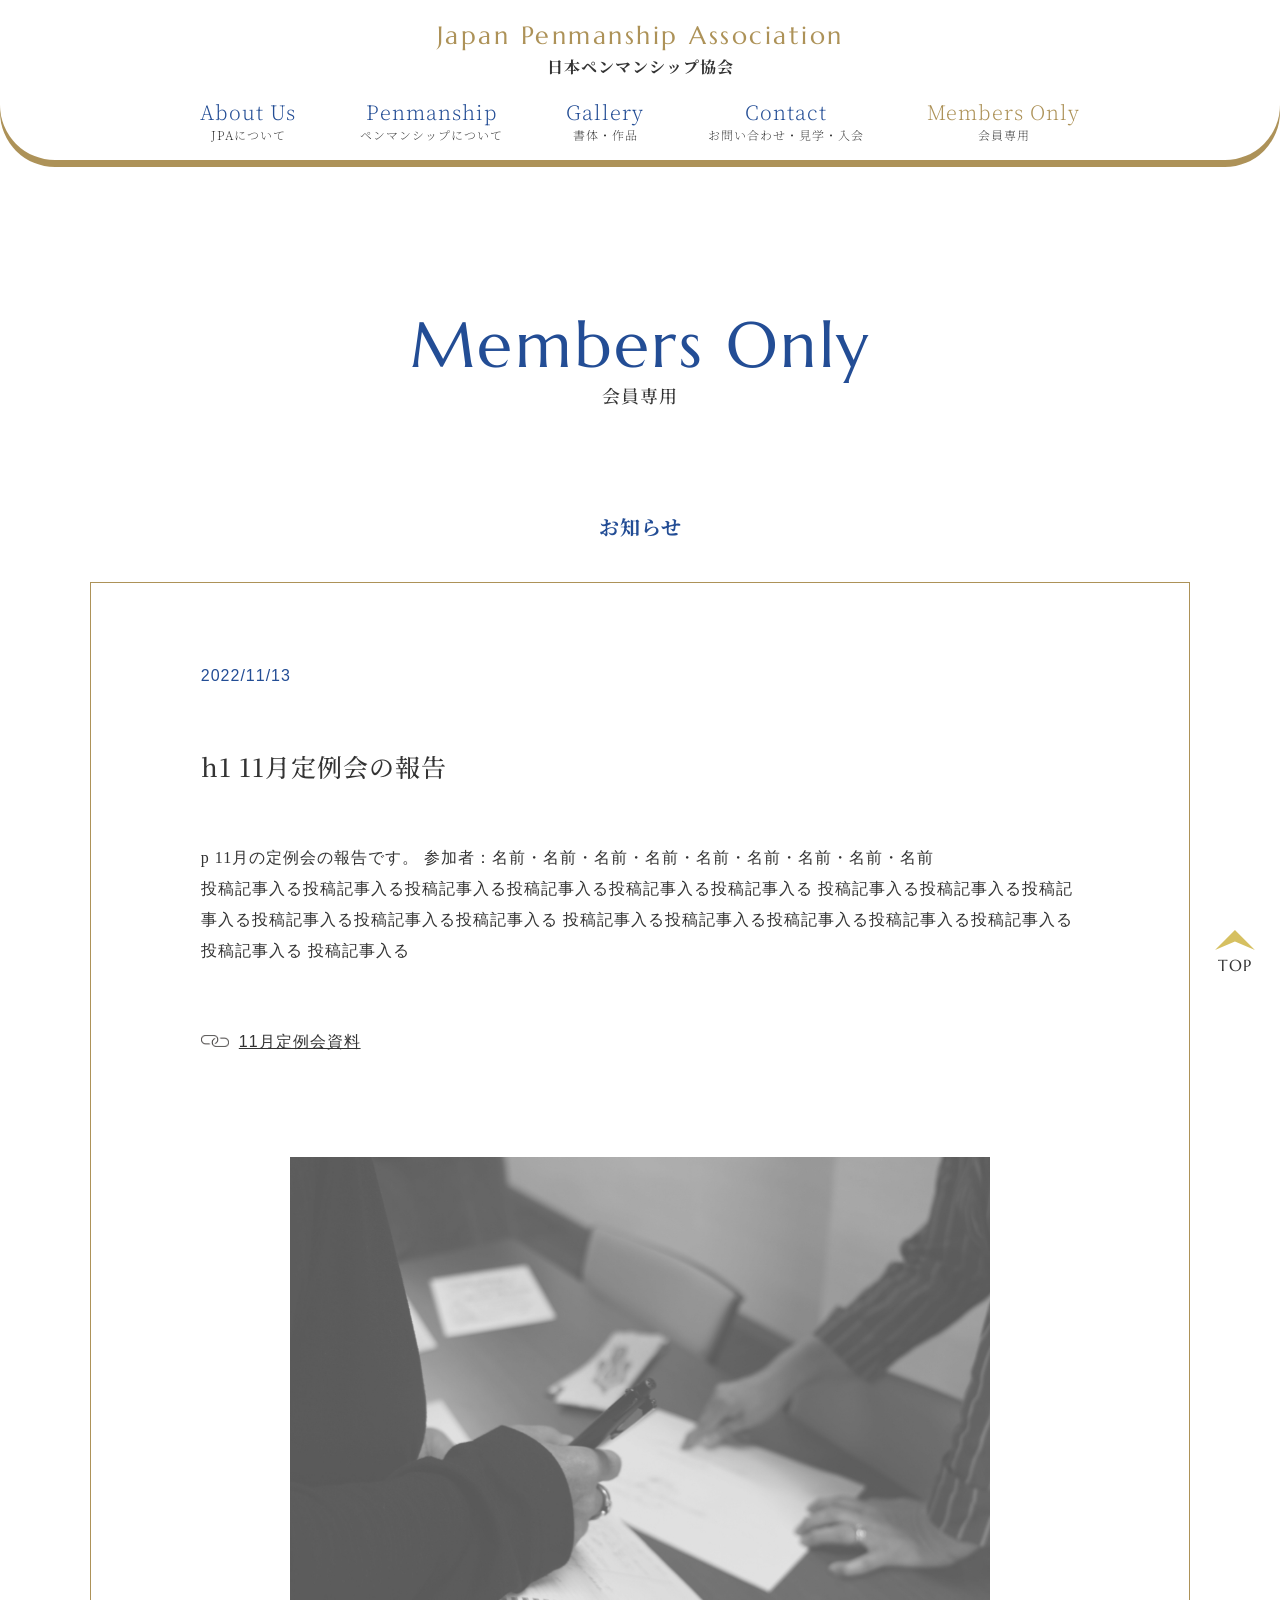
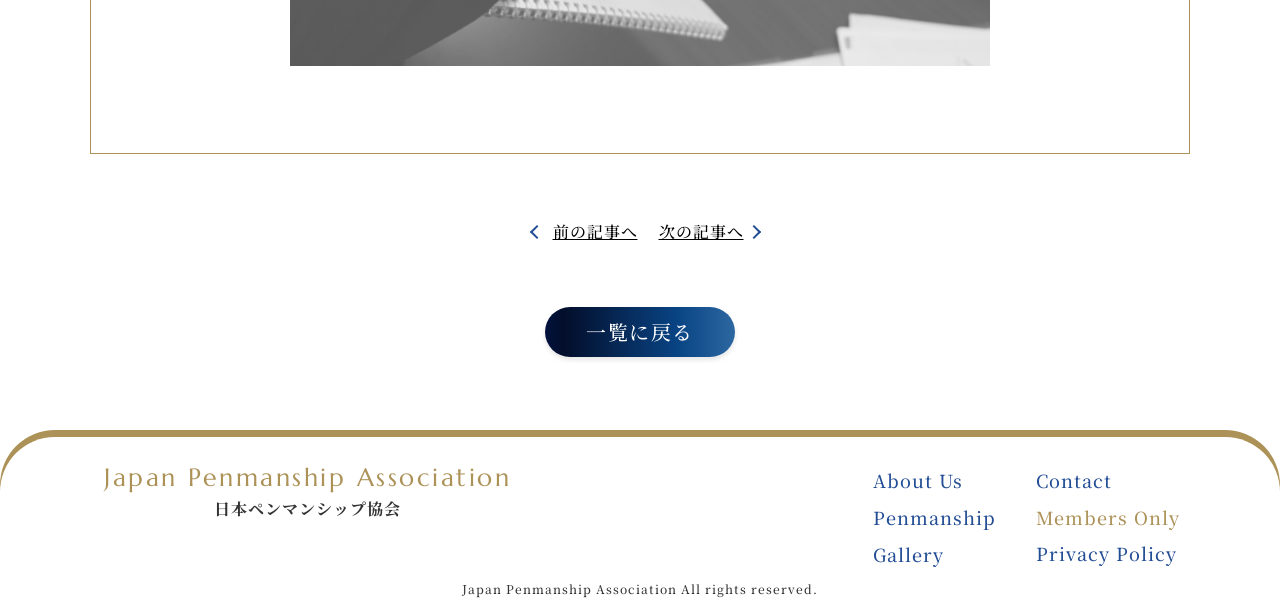
<file: member-single.html>
<!DOCTYPE html>
<html lang="ja">

<head>
  <meta charset="UTF-8">
  <meta name="viewport" content="width = device-width, initial-scale=1, user-scalable=yes">
  <title>Japan Penmanship Association</title>
  <meta name="description" content="日本ぺンマンシップ協会は、幅広い方にペンマンシップに触れていただける活動を行っています。">
  <meta property="og:url" content="https://japanpenmanship.org">
  <meta property="og:title" content="Japan Penmanship Association" />
  <meta property="og:site_name" content="Japan Penmanship Association">
  <meta property="og:type" content="website">
  <meta property="og:locale" content="ja-JP">
  <meta property="og:image" content="https://japanpenmanship.org/images/ogp_jpa.jpg">
  <meta property="og:description" content="日本ぺンマンシップ協会は、幅広い方にペンマンシップに触れていただける活動を行っています。" />
  <meta name="twitter:card" content="summary" />
  <link href="images/favicon_jpa.png" rel="icon" type="image/x-icon" />
  <link rel="apple-touch-icon" href="image/apple-touch-icon_jpa.jpg">
  <!--fontplus-->
  <script
    src="https://webfont.fontplus.jp/accessor/script/fontplus.js?5AFE2XVIalM%3D&box=lZ8meDbXgCQ%3D&aa=1&ab=2"></script>
  <!--Googlefont-->
  <link rel="preconnect" href="https://fonts.googleapis.com">
  <link rel="preconnect" href="https://fonts.gstatic.com" crossorigin>
  <link href="https://fonts.googleapis.com/css2?family=Marcellus&family=Noto+Serif+JP&display=swap" rel="stylesheet">

  <link rel="stylesheet" href="slick/slick.css">
  <!--Animate.cssのCDN-->
  <link rel="stylesheet" href="https://cdnjs.cloudflare.com/ajax/libs/animate.css/4.0.0/animate.min.css">
  <!--CSS-->
  <link rel="stylesheet" href="css/reset.css">
  <link rel="stylesheet" href="css/common.css">
  <link rel="stylesheet" href="css/member-single.css">
</head>

<body>
  <header class="header">
    <h1 class="logo"><a href="index.html"><span>Japan Penmanship Association</span>日本ペンマンシップ協会</a></h1>
    <div id="openbtn" class="openbtn"><span></span><span></span><span></span></div>
    <nav id="g-nav">
      <ul>
        <li class="g-nav__top"><a href="index.html"><span>TOP</span></a></li>
        <li><a href="about.html"><span>About Us</span>JPAについて</a></li>
        <li><a href="penmanship.html"><span>Penmanship</span>ペンマンシップについて</a></li>
        <li><a href="penmanship.html#gallery"><span>Gallery</span>書体・作品</a></li>
        <li><a href="contact.html"><span>Contact</span>お問い合わせ・見学・入会</a></li>
        <li><a href="member.html">
            <div class="li_member">Members Only</div>会員専用
          </a></li>
      </ul>
    </nav>
  </header>

  <main class="member">
    <section class="top">
      <div class="top__title animate__animated animate__fadeInDown animate__delay-1s">
        <h2><span>Members Only </span></h2>
        会員専用
      </div>
    </section>

    <section class="news">
      <h3>お知らせ</h3>
      <div class="news__wrapper">
        <div class="news__content">
          <time datetime="2001-01-01">2022/11/13</time>
          <h4 class="news__content-title"> h1 11月定例会の報告</h4>
          <p>p 11月の定例会の報告です。
            参加者：名前・名前・名前・名前・名前・名前・名前・名前・名前<br>
            投稿記事入る投稿記事入る投稿記事入る投稿記事入る投稿記事入る投稿記事入る
            投稿記事入る投稿記事入る投稿記事入る投稿記事入る投稿記事入る投稿記事入る
            投稿記事入る投稿記事入る投稿記事入る投稿記事入る投稿記事入る投稿記事入る
            投稿記事入る</p>
          <div class="link"> <a href="https://japanpenmanship.org/images/jpa-terms.pdf" target="_blank"><img
                src="images/link.png" alt="リンク">11月定例会資料</a></div>
          <div class="news__image"><img src="images/activities01.jpg" alt="11月写真"></div>
        </div>
      </div>
    </section>

    <div class="page-link">
      <a href="#" class="arrow prev">前の記事へ</a>
      <a href="#" class="arrow next">次の記事へ</a>
    </div>


    <a class="btn" href="member.html">一覧に戻る</a>


  </main>

  <footer>
    <div id="page-top">
      <a href="#"><img src="images/page-top.svg" alt="ページトップ">TOP</a>
    </div>
    <section class="footer">
      <div class="footer__wrapper">
        <h2 class="footer__logo"><a href="index.html"><span>Japan Penmanship Association</span>日本ペンマンシップ協会</a></h2>
        <div class="footer__nav">

          <div class="wrapper01">
            <ul>
              <li><a href="about.html">About Us </a></li>
              <li><a href="penmanship.html">Penmanship</a></li>
              <li><a href="penmanship.html#gallery">Gallery</a></li>
            </ul>
          </div>
          <div>
            <ul>
              <li><a href="contact.html">Contact</a></li>
              <li><a href="member.html">
                  <p>Members Only</p>
                </a></li>
              <li><a href="privacypolicy.html">Privacy Policy</a></li>
            </ul>
          </div>
        </div>
      </div>

      <small>Japan Penmanship Association All rights reserved.</small>
    </section>
  </footer>


  <!--JS-->
  <script src="https://code.jquery.com/jquery-3.6.1.min.js"
    integrity="sha256-o88AwQnZB+VDvE9tvIXrMQaPlFFSUTR+nldQm1LuPXQ=" crossorigin="anonymous"></script>
  <script src="slick/slick.js"></script>
  <script src="js/common.js"></script>
</body>

</html>
</file>
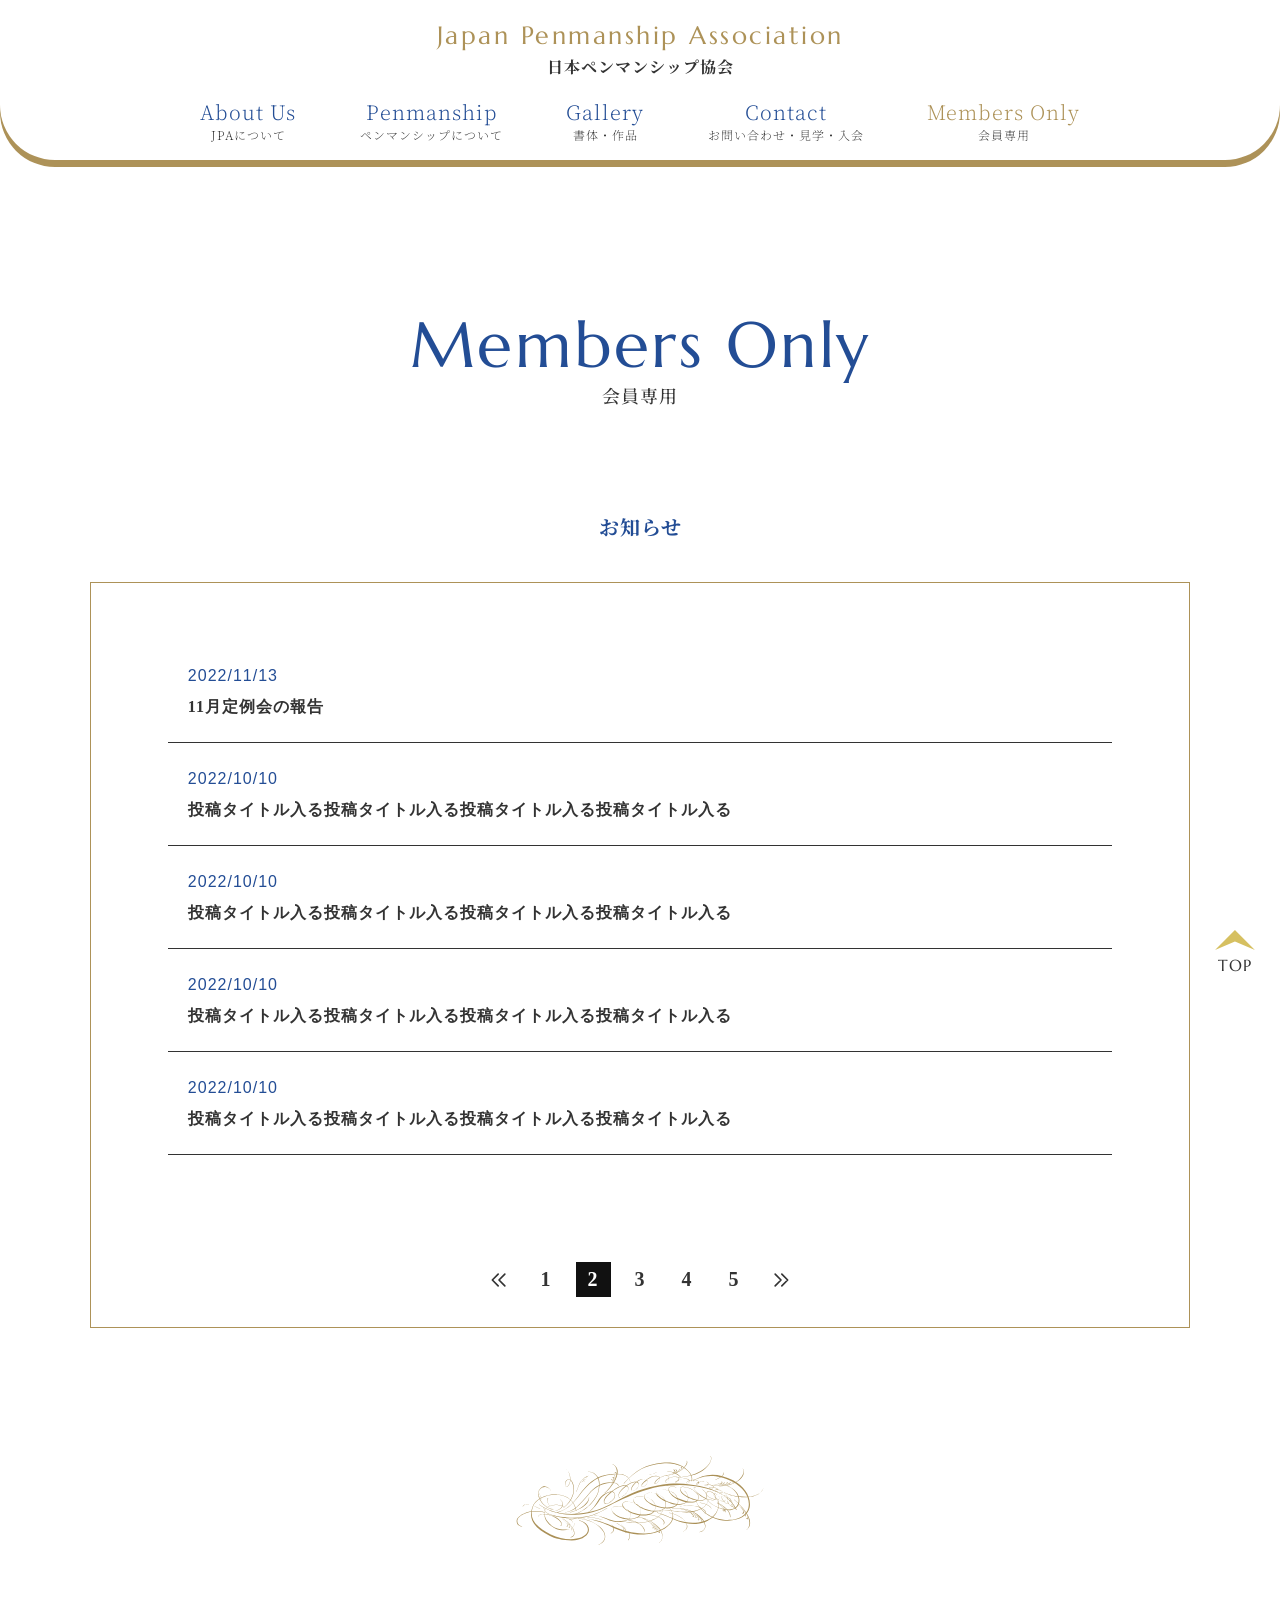
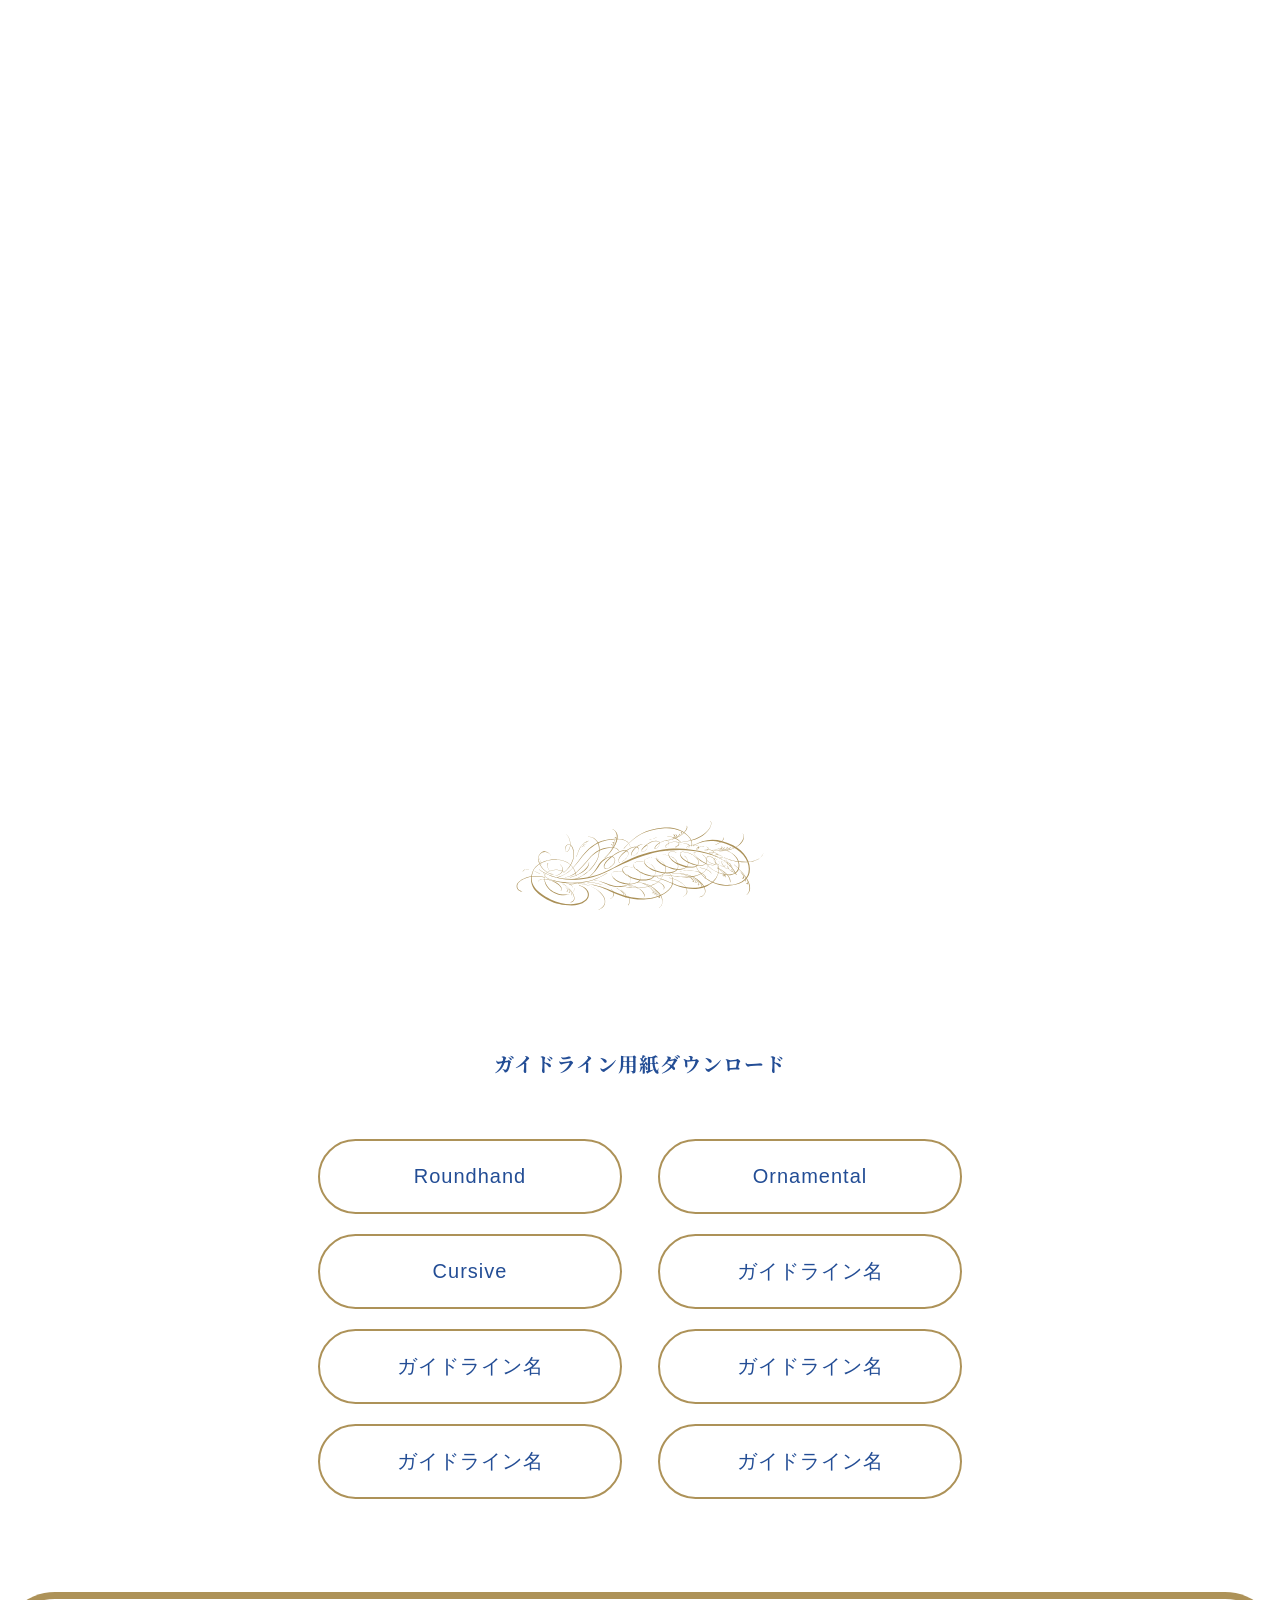
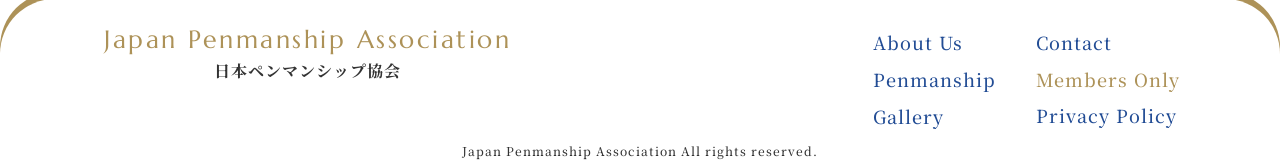
<file: member.html>
<!DOCTYPE html>
<html lang="ja">

<head>
  <meta charset="UTF-8">
  <meta name="viewport" content="width = device-width, initial-scale=1, user-scalable=yes">
  <title>Japan Penmanship Association</title>
  <meta name="description" content="日本ぺンマンシップ協会は、幅広い方にペンマンシップに触れていただける活動を行っています。">
  <meta property="og:url" content="https://japanpenmanship.org">
  <meta property="og:title" content="Japan Penmanship Association" />
  <meta property="og:site_name" content="Japan Penmanship Association">
  <meta property="og:type" content="website">
  <meta property="og:locale" content="ja-JP">
  <meta property="og:image" content="https://japanpenmanship.org/images/ogp_jpa.jpg">
  <meta property="og:description" content="日本ぺンマンシップ協会は、幅広い方にペンマンシップに触れていただける活動を行っています。" />
  <meta name="twitter:card" content="summary" />
  <link href="images/favicon_jpa.png" rel="icon" type="image/x-icon" />
  <link rel="apple-touch-icon" href="image/apple-touch-icon_jpa.jpg">
  <!--fontplus-->
  <script src="https://webfont.fontplus.jp/accessor/script/fontplus.js?5AFE2XVIalM%3D&box=lZ8meDbXgCQ%3D&aa=1&ab=2"></script>
  <!--Googlefont-->
  <link rel="preconnect" href="https://fonts.googleapis.com"><link rel="preconnect" href="https://fonts.gstatic.com" crossorigin><link href="https://fonts.googleapis.com/css2?family=Marcellus&family=Noto+Serif+JP&display=swap" rel="stylesheet">

  <link rel="stylesheet" href="slick/slick.css">
  <!--Animate.cssのCDN-->
  <link rel="stylesheet" href="https://cdnjs.cloudflare.com/ajax/libs/animate.css/4.0.0/animate.min.css">
  <!--CSS-->
  <link rel="stylesheet" href="css/reset.css">
  <link rel="stylesheet" href="css/common.css">
  <link rel="stylesheet" href="css/member.css">
</head>

<body>
  <header class="header">
    <h1 class="logo"><a href="index.html"><span>Japan Penmanship Association</span>日本ペンマンシップ協会</a></h1>
    <div id="openbtn" class="openbtn"><span></span><span></span><span></span></div>
    <nav id="g-nav">
      <ul>
        <li class="g-nav__top"><a href="index.html"><span>TOP</span></a></li>
        <li><a href="about.html"><span>About Us</span>JPAについて</a></li>
        <li><a href="penmanship.html"><span>Penmanship</span>ペンマンシップについて</a></li>
        <li><a href="penmanship.html#gallery"><span>Gallery</span>書体・作品</a></li>
        <li><a href="contact.html"><span>Contact</span>お問い合わせ・見学・入会</a></li>
        <li><a href="member.html"><div class="li_member">Members Only</div>会員専用</a></li>
      </ul>
    </nav>
  </header>

  <main class="member">
    <section class="top">
      <div class="top__title animate__animated animate__fadeInDown animate__delay-1s">
        <h2><span>Members Only </span></h2>
        会員専用
      </div>
    </section>

    <section class="news">
      <h3>お知らせ</h3>
<div class="news__wrapper">
<div class="news__content">
  <ol>
    <li>
      <time datetime="2001-01-01">2022/11/13</time>
      <h4> <a href="member-single">11月定例会の報告</a></h4>
    </li>
    <li>
      <time datetime="2001-01-01">2022/10/10</time>
      <h4>投稿タイトル入る投稿タイトル入る投稿タイトル入る投稿タイトル入る</h4>
    </li>
    <li>
      <time datetime="2001-01-01">2022/10/10</time>
      <h4>投稿タイトル入る投稿タイトル入る投稿タイトル入る投稿タイトル入る</h4>
    </li>
    <li>
      <time datetime="2001-01-01">2022/10/10</time>
      <h4>投稿タイトル入る投稿タイトル入る投稿タイトル入る投稿タイトル入る</h4>
    </li>
    <li>
      <time datetime="2001-01-01">2022/10/10</time>
      <h4>投稿タイトル入る投稿タイトル入る投稿タイトル入る投稿タイトル入る</h4>
    </li>
  </ol>
</div>
<div class="pagination">
  <ul class="Pagination">
    <li class="Pagination-Item">
    <a class="Pagination-Item-Link" href="/pages/1/">
    <svg xmlns="http://www.w3.org/2000/svg" class="Pagination-Item-Link-Icon" fill="none" viewBox="0 0 24 24" stroke="currentColor" stroke-width="2">
    <path stroke-linecap="round" stroke-linejoin="round" d="M11 19l-7-7 7-7m8 14l-7-7 7-7" />
    </svg>
    </a>
    </li>
    <li class="Pagination-Item">
    <a class="Pagination-Item-Link" href="/pages/1/"><span>1</span></a>
    </li>
    <li class="Pagination-Item">
    <a class="Pagination-Item-Link isActive" href="/pages/2/"><span>2</span></a>
    </li>
    <li class="Pagination-Item">
    <a class="Pagination-Item-Link" href="/pages/3/"><span>3</span></a>
    </li>
    <li class="Pagination-Item">
    <a class="Pagination-Item-Link" href="/pages/4/"><span>4</span></a>
    </li>
    <li class="Pagination-Item">
    <a class="Pagination-Item-Link" href="/pages/5/"><span>5</span></a>
    </li>
    <li class="Pagination-Item">
    <a class="Pagination-Item-Link" href="/pages/5/">
    <svg xmlns="http://www.w3.org/2000/svg" class="Pagination-Item-Link-Icon" fill="none" viewBox="0 0 24 24" stroke="currentColor" stroke-width="2">
    <path stroke-linecap="round" stroke-linejoin="round" d="M13 5l7 7-7 7M5 5l7 7-7 7" />
    </svg>
    </a>
    </li>
    </ul>
</div>

</div>

    </section>
    
        <div class="rangeitem01"><img src="images/hane.svg" alt="羽根"></div>
      

<div class="calendar">
<iframe src="https://calendar.google.com/calendar/embed?height=600&wkst=2&bgcolor=%23ffffff&ctz=UTC&showTitle=0&src=amEuamFwYW5lc2UjaG9saWRheUBncm91cC52LmNhbGVuZGFyLmdvb2dsZS5jb20&color=%230B8043" ></iframe>
</div>
<div class="rangeitem01"><img src="images/hane.svg" alt="羽根"></div>

<section class="guideline">
  <h3>ガイドライン用紙ダウンロード</h3>
  <div class="guideline__wrapper">
<a class="btn-guide" href="https://japanpenmanship.org/images/roundhand.pdf" target="_blank">Roundhand</a>
<a class="btn-guide" href="https://japanpenmanship.org/images/ornamental.pdf" target="_blank">Ornamental</a>
  </div>
  <div class="guideline__wrapper">
    <a class="btn-guide" href="https://japanpenmanship.org/images/cursive.pdf" target="_blank">Cursive</a>
    <a class="btn-guide" href="" target="_blank">ガイドライン名</a>
      </div>
      <div class="guideline__wrapper">
        <a class="btn-guide" href="" target="_blank">ガイドライン名</a>
        <a class="btn-guide" href="" target="_blank">ガイドライン名</a>
          </div>
          <div class="guideline__wrapper">
            <a class="btn-guide" href="" target="_blank">ガイドライン名</a>
            <a class="btn-guide" href="" target="_blank">ガイドライン名</a>
              </div>
</section>
  </main>

    <footer>
      <div id="page-top">
        <a href="#"><img src="images/page-top.svg" alt="ページトップ">TOP</a>
      </div>
    <section class="footer">
      <div class="footer__wrapper">
        <h2 class="footer__logo"><a href="index.html"><span>Japan Penmanship Association</span>日本ペンマンシップ協会</a></h2>
        <div class="footer__nav">

          <div class="wrapper01">
            <ul>
              <li><a href="about.html">About Us </a></li>
              <li><a href="penmanship.html">Penmanship</a></li>
              <li><a href="penmanship.html#gallery">Gallery</a></li>
            </ul>
          </div>
          <div>
            <ul>
              <li><a href="contact.html">Contact</a></li>
              <li><a href="member.html"><p>Members Only</p></a></li>
              <li><a href="privacypolicy.html">Privacy Policy</a></li>
            </ul>
          </div>
        </div>
      </div>

      <small>Japan Penmanship Association All rights reserved.</small>
    </section>
  </footer>

  <!--JS-->
  <script src="https://code.jquery.com/jquery-3.6.1.min.js"
    integrity="sha256-o88AwQnZB+VDvE9tvIXrMQaPlFFSUTR+nldQm1LuPXQ=" crossorigin="anonymous"></script>
  <script src="slick/slick.js"></script>
  <script src="js/common.js"></script>
</body>

</html>
</file>
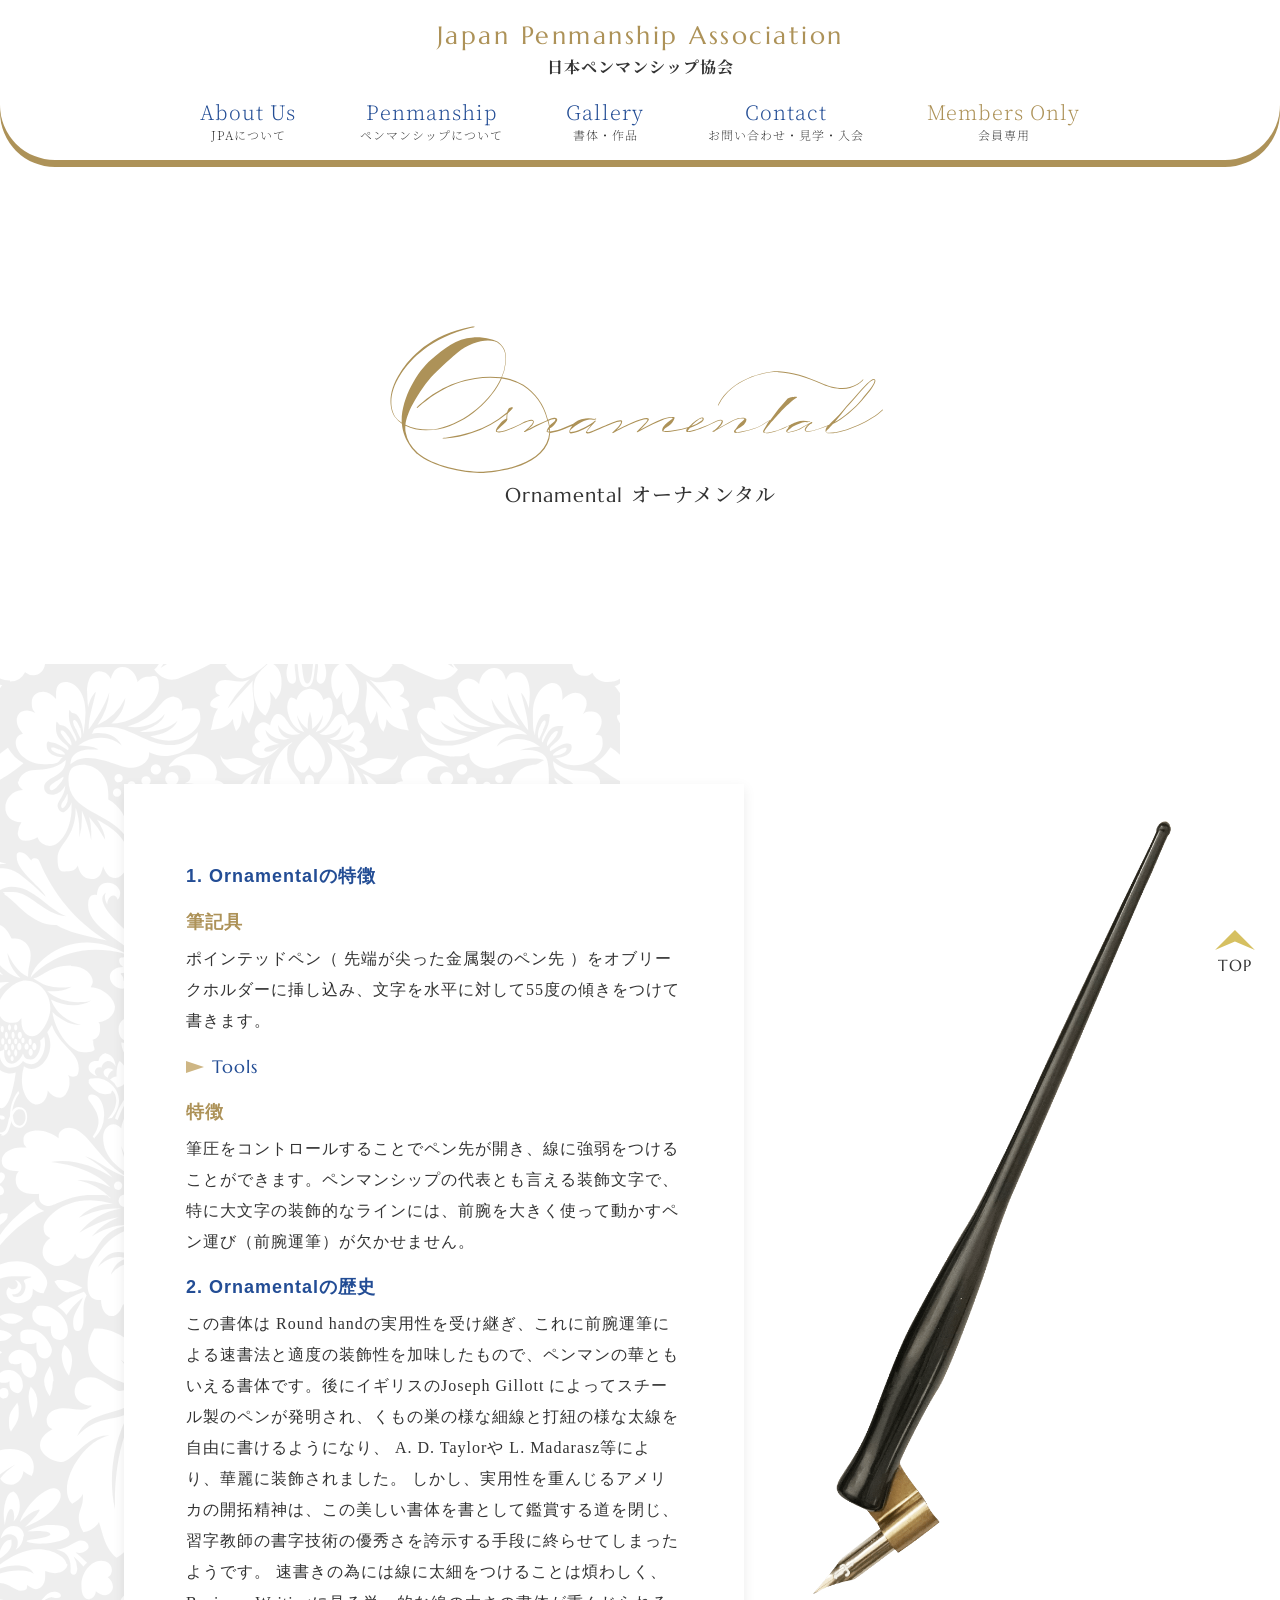
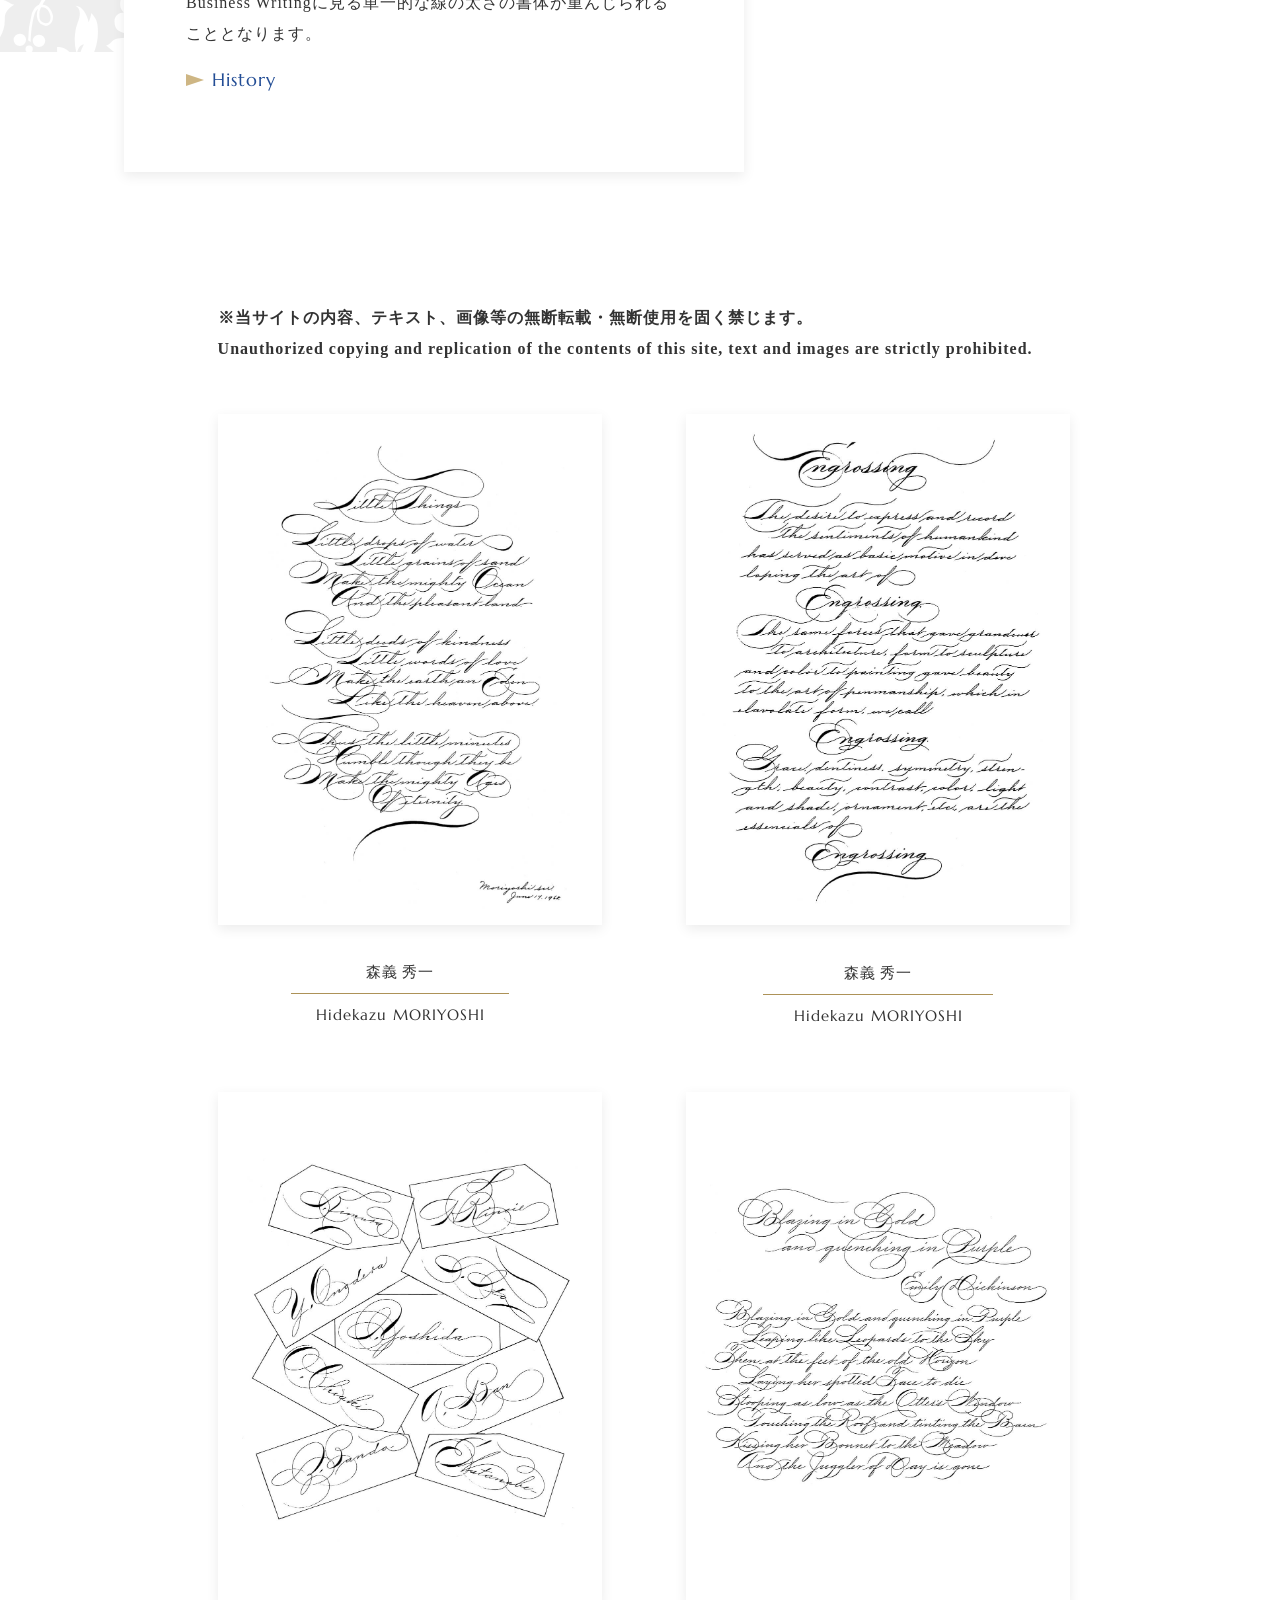
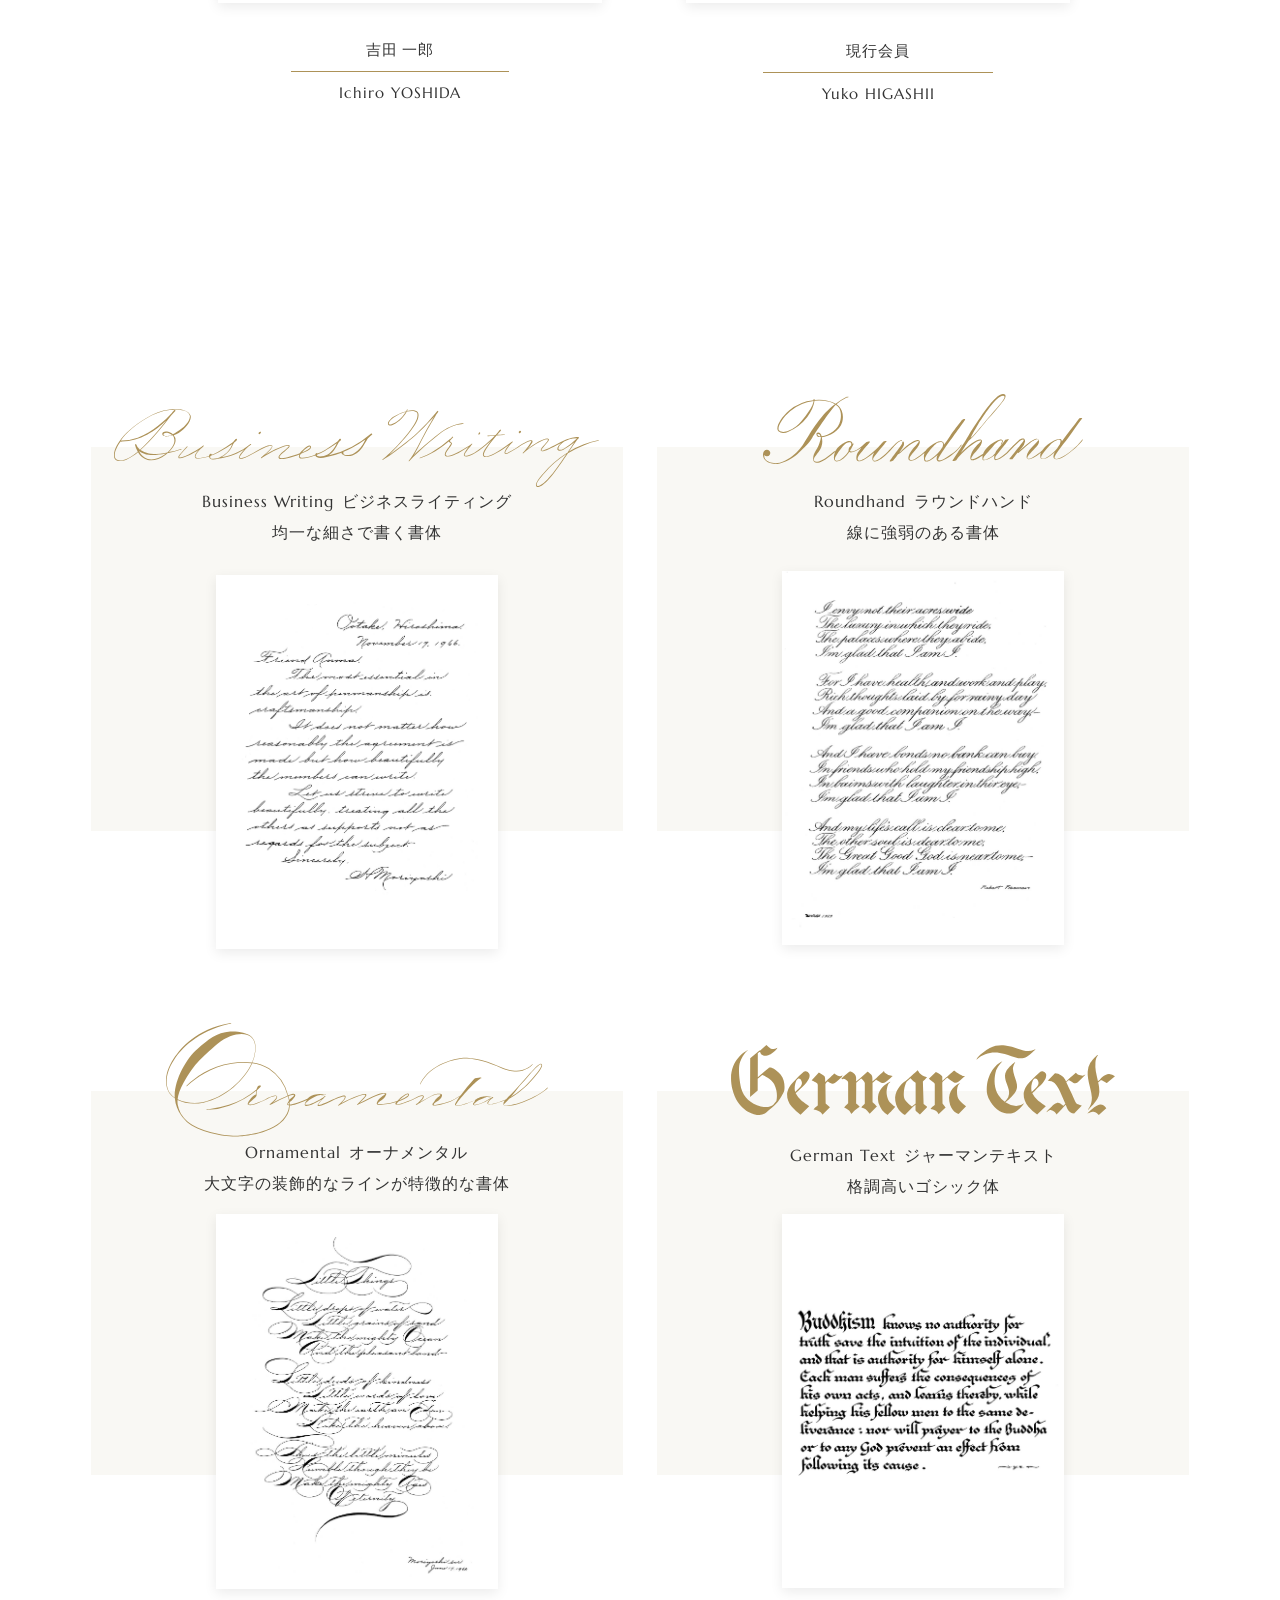
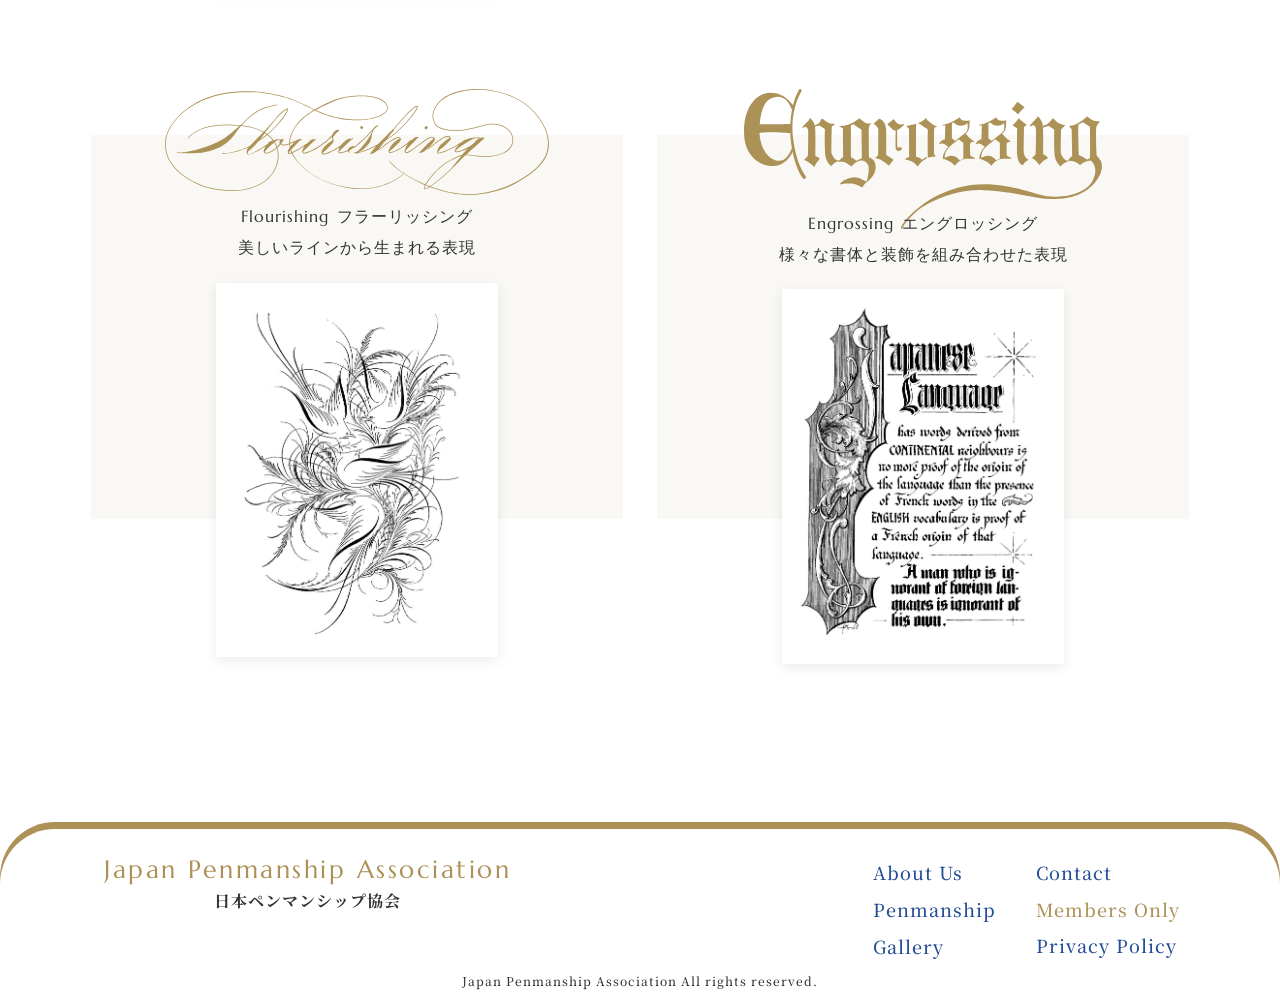
<file: ornamental.html>
<!DOCTYPE html>
<html lang="ja">

<head>
  <meta charset="UTF-8">
  <meta name="viewport" content="width = device-width, initial-scale=1, user-scalable=yes">
  <title>Japan Penmanship Association</title>
  <meta name="description" content="日本ぺンマンシップ協会は、幅広い方にペンマンシップに触れていただける活動を行っています。">
  <meta property="og:url" content="https://japanpenmanship.org">
  <meta property="og:title" content="Japan Penmanship Association" />
  <meta property="og:site_name" content="Japan Penmanship Association">
  <meta property="og:type" content="website">
  <meta property="og:locale" content="ja-JP">
  <meta property="og:image" content="https://japanpenmanship.org/images/ogp_jpa.jpg">
  <meta property="og:description" content="日本ぺンマンシップ協会は、幅広い方にペンマンシップに触れていただける活動を行っています。" />
  <meta name="twitter:card" content="summary" />
  <link href="images/favicon_jpa.png" rel="icon" type="image/x-icon" />
  <link rel="apple-touch-icon" href="image/apple-touch-icon_jpa.jpg">
  <!--fontplus-->
  <script src="https://webfont.fontplus.jp/accessor/script/fontplus.js?5AFE2XVIalM%3D&box=lZ8meDbXgCQ%3D&aa=1&ab=2"></script>
  <!--Googlefont-->
  <link rel="preconnect" href="https://fonts.googleapis.com"><link rel="preconnect" href="https://fonts.gstatic.com" crossorigin><link href="https://fonts.googleapis.com/css2?family=Marcellus&family=Noto+Serif+JP&display=swap" rel="stylesheet">
  <!--Animate.cssのCDN-->
  <link rel="stylesheet" href="https://cdnjs.cloudflare.com/ajax/libs/animate.css/4.0.0/animate.min.css">
  <!--CSS-->
  <link rel="stylesheet" href="css/reset.css">
  <link rel="stylesheet" href="css/common.css">
  <link rel="stylesheet" href="css/gallery.css">
</head>

<body>
  <header class="header">
    <h1 class="logo"><a href="index.html"><span>Japan Penmanship Association</span>日本ペンマンシップ協会</a></h1>
    <div id="openbtn" class="openbtn"><span></span><span></span><span></span></div>
    <nav id="g-nav">
      <ul>
        <li class="g-nav__top"><a href="index.html"><span>TOP</span></a></li>
        <li><a href="about.html"><span>About Us</span>JPAについて</a></li>
        <li><a href="penmanship.html"><span>Penmanship</span>ペンマンシップについて</a></li>
        <li><a href="penmanship.html#gallery"><span>Gallery</span>書体・作品</a></li>
        <li><a href="contact.html"><span>Contact</span>お問い合わせ・見学・入会</a></li>
        <li><a href="member.html">
            <div class="li_member">Members Only</div>会員専用
          </a></li>
      </ul>
    </nav>
  </header>

  <main class="gallery_content">
    <section class="top__title animate__animated animate__fadeInDown animate__delay-1s">
      <h2 class="each"><img src="images/gallery_Ornamental.svg" alt="Ornamental"></h2>
      <div class="top__title-name"> <span>Ornamental</span><br>オーナメンタル</div>
    </section>

    <section class="top-lead">
      <div class="lead-image-sp">
        <img src="images/ornamental_tool.png" alt="筆記具">
      </div>
      <div class="lead-wrapper">
        <div class="lead">
          <div class="lead-detail">
            <h3 class="lead-title01">1. Ornamentalの特徴</h3>
            <h4 class="lead-title02">筆記具</h4>
            <div class="lead-title03">ポインテッドペン（ 先端が尖った金属製のペン先 ）をオブリークホルダーに挿し込み、文字を水平に対して55度の傾きをつけて書きます。</div>
            <a href="penmanship.html#tools">
              <div class="triangle-wrapper">
                <div class="triangle"></div>
                <div class="triangle-lead">Tools</div>
              </div>
            </a>

            <h4 class="lead-title04">特徴</h4>
            <p>
              筆圧をコントロールすることでペン先が開き、線に強弱をつけることができます。ペンマンシップの代表とも言える装飾文字で、特に大文字の装飾的なラインには、前腕を大きく使って動かすペン運び（前腕運筆）が欠かせません。
            </p>
            <h3 class="lead-title05">2. Ornamentalの歴史</h3>
            <p>この書体は Round handの実用性を受け継ぎ、これに前腕運筆による速書法と適度の装飾性を加味したもので、ペンマンの華ともいえる書体です。後にイギリスのJoseph Gillott によってスチール製のペンが発明され、くもの巣の様な細線と打紐の様な太線を自由に書けるようになり、 A. D. Taylorや L. Madarasz等により、華麗に装飾されました。
              しかし、実用性を重んじるアメリカの開拓精神は、この美しい書体を書として鑑賞する道を閉じ、習字教師の書字技術の優秀さを誇示する手段に終らせてしまったようです。 速書きの為には線に太細をつけることは煩わしく、 Business Writingに見る単一的な線の太さの書体が重んじられることとなります。               
            </p>
            <a href="penmanship.html#history">
              <div class="triangle-wrapper">
                <div class="triangle"></div>
                <div class="triangle-lead">History</div>
              </div>
            </a>
          </div>
        </div>

        <div class="lead-image">
          <img src="images/ornamental_tool.png" alt="筆記具">
        </div>
      </div>

    </section>

    <section class="gallery-works">
      <h6 class="attention">
        ※当サイトの内容、テキスト、画像等の無断転載・無断使用を固く禁じます。<br>
        Unauthorized copying and replication of the contents of this site, text and images are strictly prohibited.
      </h6>

      <div class="works-wrapper">

        <div class="works">
          <div class="works-image img-protect"><img src="images/gallery_ornamental_moriyoshi01.jpg" alt="作品"
              class="img-protect__image"></div>
          <div class="works-name">
            <p class="name-ja">森義 秀一</p>
            <p class="name-eg">Hidekazu MORIYOSHI</p>
          </div>
        </div>

        <div class="works02">
          <div class="works-image img-protect"><img src="images/gallery_ornamental_moriyoshi02.jpg" alt="作品"
              class="img-protect__image"></div>
          <div class="works-name">
            <p class="name-ja">森義 秀一</p>
            <p class="name-eg">Hidekazu MORIYOSHI</p>
          </div>
        </div>
        <div class="works">
          <div class="works-image img-protect"><img src="images/gallery_ornamental_yoshida.jpg" alt="作品"
              class="img-protect__image"></div>
          <div class="works-name">
            <p class="name-ja">吉田 一郎</p>
            <p class="name-eg">Ichiro YOSHIDA</p>
          </div>
        </div>

        <div class="works02">
          <div class="works-image img-protect"><img src="images/gallery_ornamental_higashii.jpg" alt="作品"
              class="img-protect__image"></div>
          <div class="works-name">
            <p class="name-ja">現行会員</p>
            <p class="name-eg">Yuko HIGASHII</p>
          </div>
        </div>
   

      </div>
    </section>

    <!-- ＝＝＝＝＝Gallery＝＝＝＝＝ -->
    <section class="gallery">
      <div class="gallery__wrapper">
        <div class="penman01">
          <h3 class="name"><img src="images/type_Bussineswriting.svg" alt="Bussineswriting"></h3>
          <p class="name-lead"> <span>Business Writing</span>ビジネスライティング<br>均一な細さで書く書体</p>
          <div class="work">
            <a href="businesswriting.html">
              <img src="images/gallery_businesswriting_moriyoshi.jpg" alt="作品">
              <img src="images/work-hover2.png" alt="作品をみる">
            </a>
          </div>
        </div>
        <div class="penman02">
          <h3 class="name"><img src="images/type_Raundhand.svg" alt="Raundhand"></h3>
          <p class="name-lead"><span>Roundhand</span>ラウンドハンド<br>線に強弱のある書体</p>
          <div class="work">
            <a href="raundhand.html">
              <img src="images/gallery_roundhand_inaba.jpg" alt="作品">
              <img src="images/work-hover2.png" alt="作品をみる">
            </a>
          </div>
        </div>
      </div>
      <div class="gallery__wrapper">
        <div class="penman03">
          <h3 class="name"><img src="images/type_Ornamental.svg" alt="Ornamental"></h3>
          <p class="name-lead"> <span>Ornamental</span>オーナメンタル<br>大文字の装飾的なラインが特徴的な書体</p>
          <div class="work">
            <a href="ornamental.html">
              <img src="images/gallery_ornamental_moriyoshi01.jpg" alt="作品">
              <img src="images/work-hover2.png" alt="作品をみる">
            </a>
          </div>
        </div>
        <div class="penman04">
          <h3 class="name"><img src="images/type_Germantext.svg" alt="Germantext"></h3>
          <p class="name-lead"><span>German Text</span>ジャーマンテキスト<br>格調高いゴシック体</p>
          <div class="work">
            <a href="germantext.html">
              <img src="images/gallery_germantext_nakano01.jpg" alt="作品">
              <img src="images/work-hover2.png" alt="作品をみる">
            </a>
          </div>
        </div>
      </div>

      <div class="gallery__wrapper">
        <div class="penman05">
          <h3 class="name"><img src="images/type_Flourishing.svg" alt="Flourishing"></h3>
          <p class="name-lead"> <span>Flourishing</span>フラーリッシング<br>美しいラインから生まれる表現</p>
          <div class="work">
            <a href="flourishing.html">
              <img src="images/gallery_flourishing_yamaguchi.jpg" alt="作品">
              <img src="images/work-hover2.png" alt="作品をみる">
            </a>
          </div>
        </div>

        <div class="penman06">
          <h3 class="name"><img src="images/type_Engrossing.svg" alt="Engrossing"></h3>
          <p class="name-lead"><span>Engrossing</span>エングロッシング<br>様々な書体と装飾を組み合わせた表現</p>
          <div class="work">
            <a href="engrossing.html">
              <img src="images/gallery_engrossing_moriyoshi.jpg" alt="作品">
              <img src="images/work-hover2.png" alt="作品をみる">
            </a>
          </div>
        </div>
      </div>
    </section>



    <div class="gallery-sp">
      <div class="content__card03">
        <a href="businesswriting.html">
          <div class="item-business">
            <div><img class="t-business" src="images/t-bussineswriting.svg" alt="businesswriting">
              <div>ビジネスライティング</div>
            </div>
            <div class="triangle"></div>
          </div>
        </a>
        <a href="raundhand.html">
          <div class="item-raundhand">
            <div><img class="t-raundhand" src="images/t-raundhand.svg" alt="raundhand">
              <div>ラウンドハンド</div>
            </div>
            <div class="triangle"></div>
          </div>
        </a>
        <a href="ornamental.html">
          <div class="item-ornamental">
            <div><img class="t-ornamental" src="images/t-ornamental.svg" alt="ornamental">
              <div>オーナメンタル</div>
            </div>
            <div class="triangle"></div>
          </div>
        </a>
        <a href="germantext.html">
          <div class="item-germantext">
            <div><img class="t-germantext" src="images/t-germantext.svg" alt="germantext">
              <div>ジャーマンテキスト</div>
            </div>
            <div class="triangle"></div>
          </div>
        </a>
        <a href="flourishing.html">
          <div class="item-flourishing">
            <div><img class="t-flourishing" src="images/t-flourishing.svg" alt="flourishing">
              <div>フラーリッシング</div>
            </div>
            <div class="triangle"></div>
          </div>
        </a>
        <a href="engrossing.html">
          <div class="item-engrossing">
            <div><img class="t-engrossing" src="images/t-engrossing.svg" alt="engrossing">
              <div>エングロッシング</div>
            </div>
            <div class="triangle"></div>
          </div>
        </a>
      </div>


    </div>

  </main>
  <footer>
    <div id="page-top">
      <a href="#"><img src="images/page-top.svg" alt="ページトップ">TOP</a>
    </div>
    <section class="footer">
      <div class="footer__wrapper">
        <h2 class="footer__logo"><a href="index.html"><span>Japan Penmanship Association</span>日本ペンマンシップ協会</a></h2>
        <div class="footer__nav">

          <div class="wrapper01">
            <ul>
              <li><a href="about.html">About Us </a></li>
              <li><a href="penmanship.html">Penmanship</a></li>
              <li><a href="penmanship.html#gallery">Gallery</a></li>
            </ul>
          </div>
          <div>
            <ul>
              <li><a href="contact.html">Contact</a></li>
              <li><a href="member.html">
                  <p>Members Only</p>
                </a></li>
              <li><a href="privacypolicy.html">Privacy Policy</a></li>
            </ul>
          </div>
        </div>
      </div>

      <small>Japan Penmanship Association All rights reserved.</small>
    </section>
  </footer>

  <!--JS-->
  <script src="https://code.jquery.com/jquery-3.6.1.min.js"
    integrity="sha256-o88AwQnZB+VDvE9tvIXrMQaPlFFSUTR+nldQm1LuPXQ=" crossorigin="anonymous"></script>
    <script src="slick/slick.js"></script>
  <script src="js/common.js"></script>

  <script>window.onload = function () {
      var imgProtects = document.getElementsByClassName('img-protect__image');
      for (var i = 0; i < imgProtects.length; i++) {
        // 右クリックを防止する
        imgProtects[i].addEventListener('contextmenu', function (e) {
          e.preventDefault();
        }, false);
        // ドラッグ＆ドロップを防止する
        imgProtects[i].addEventListener('dragstart', function (e) {
          e.preventDefault();
        }, false);
      }
    }
s</script>
</body>

</html>
</file>
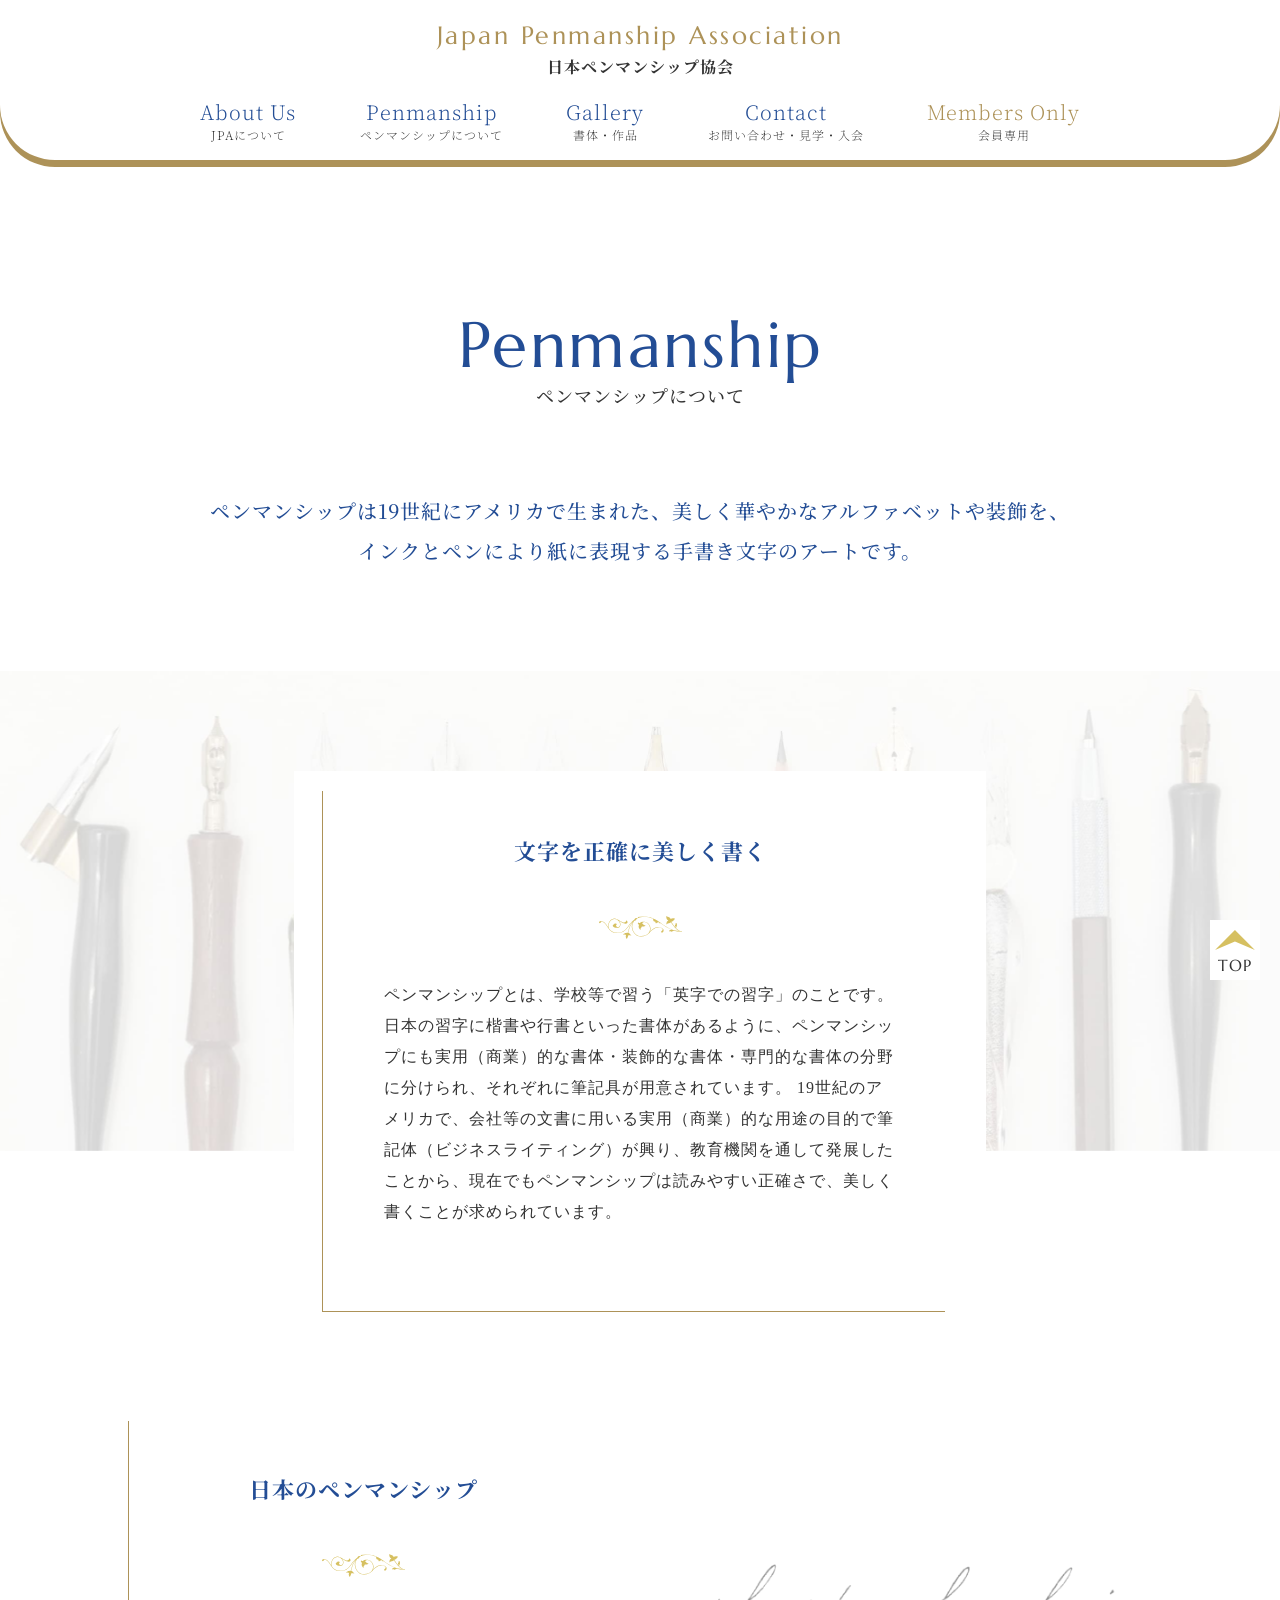
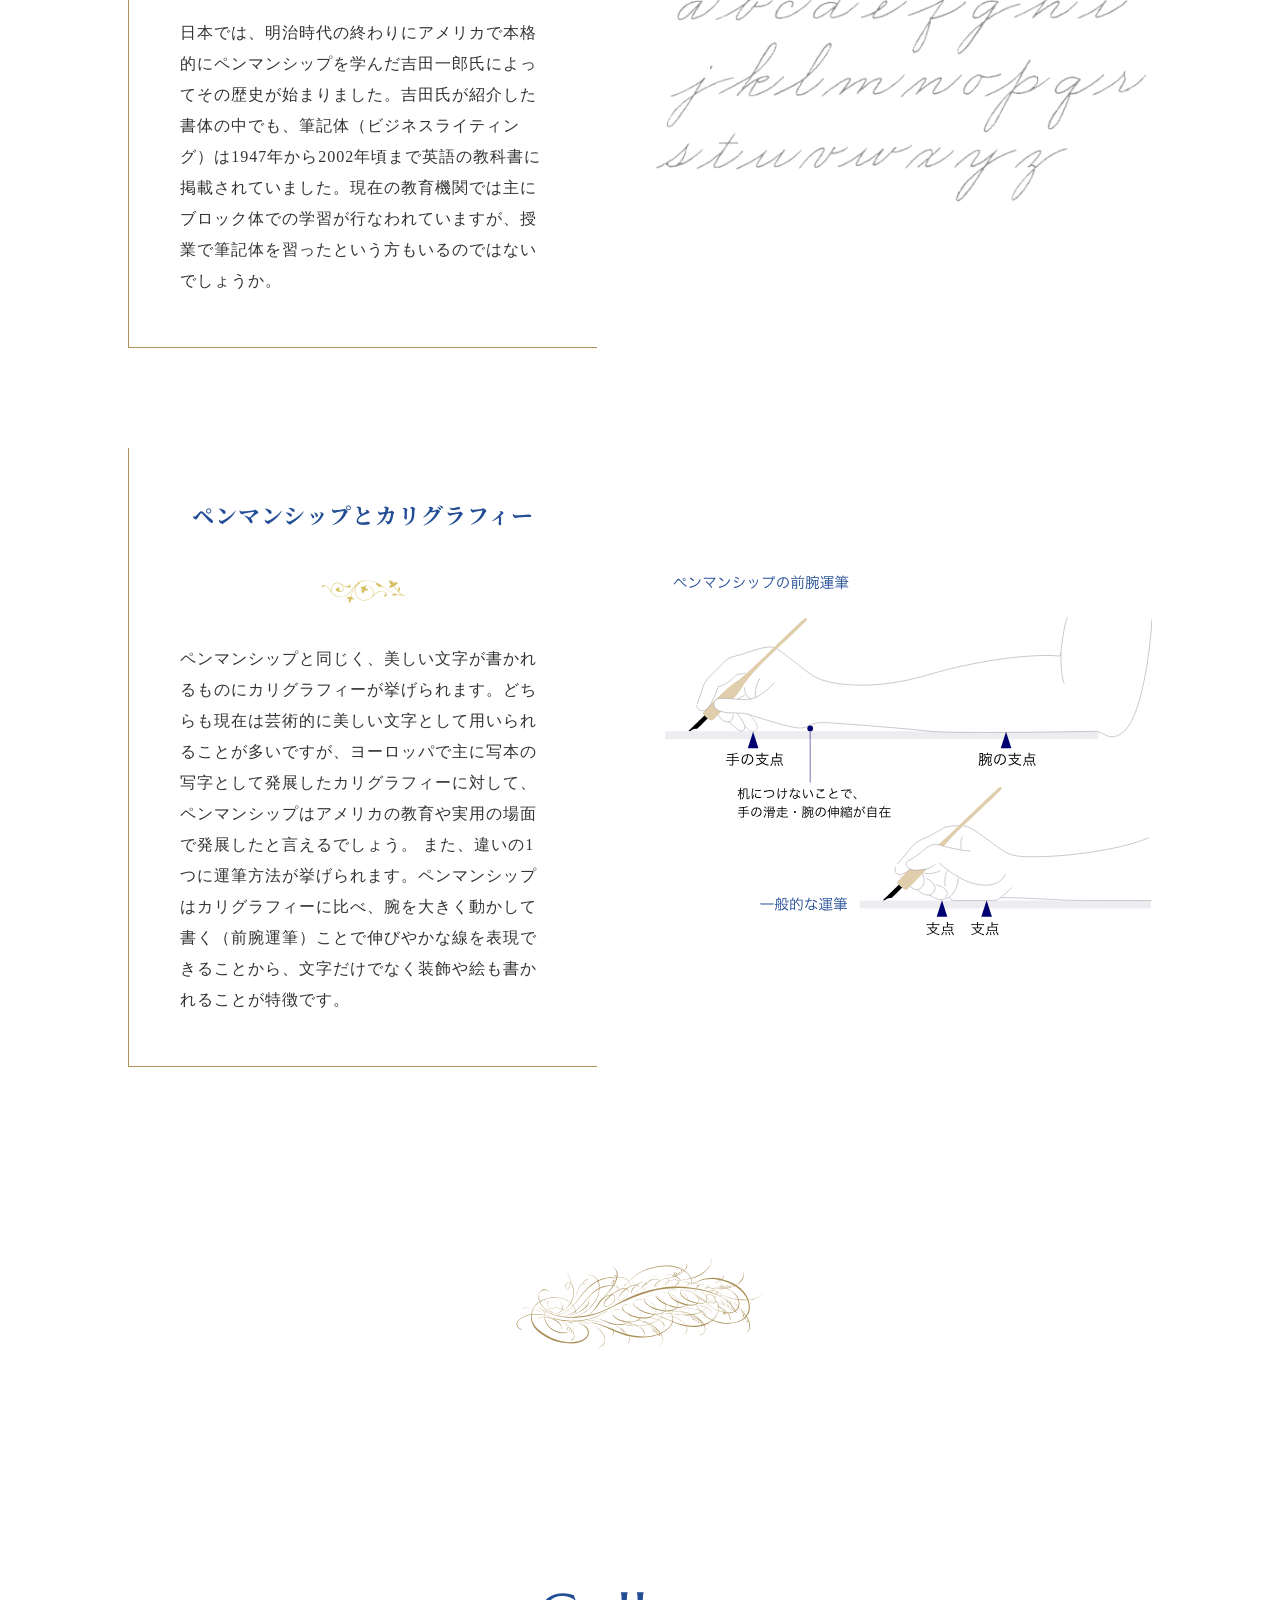
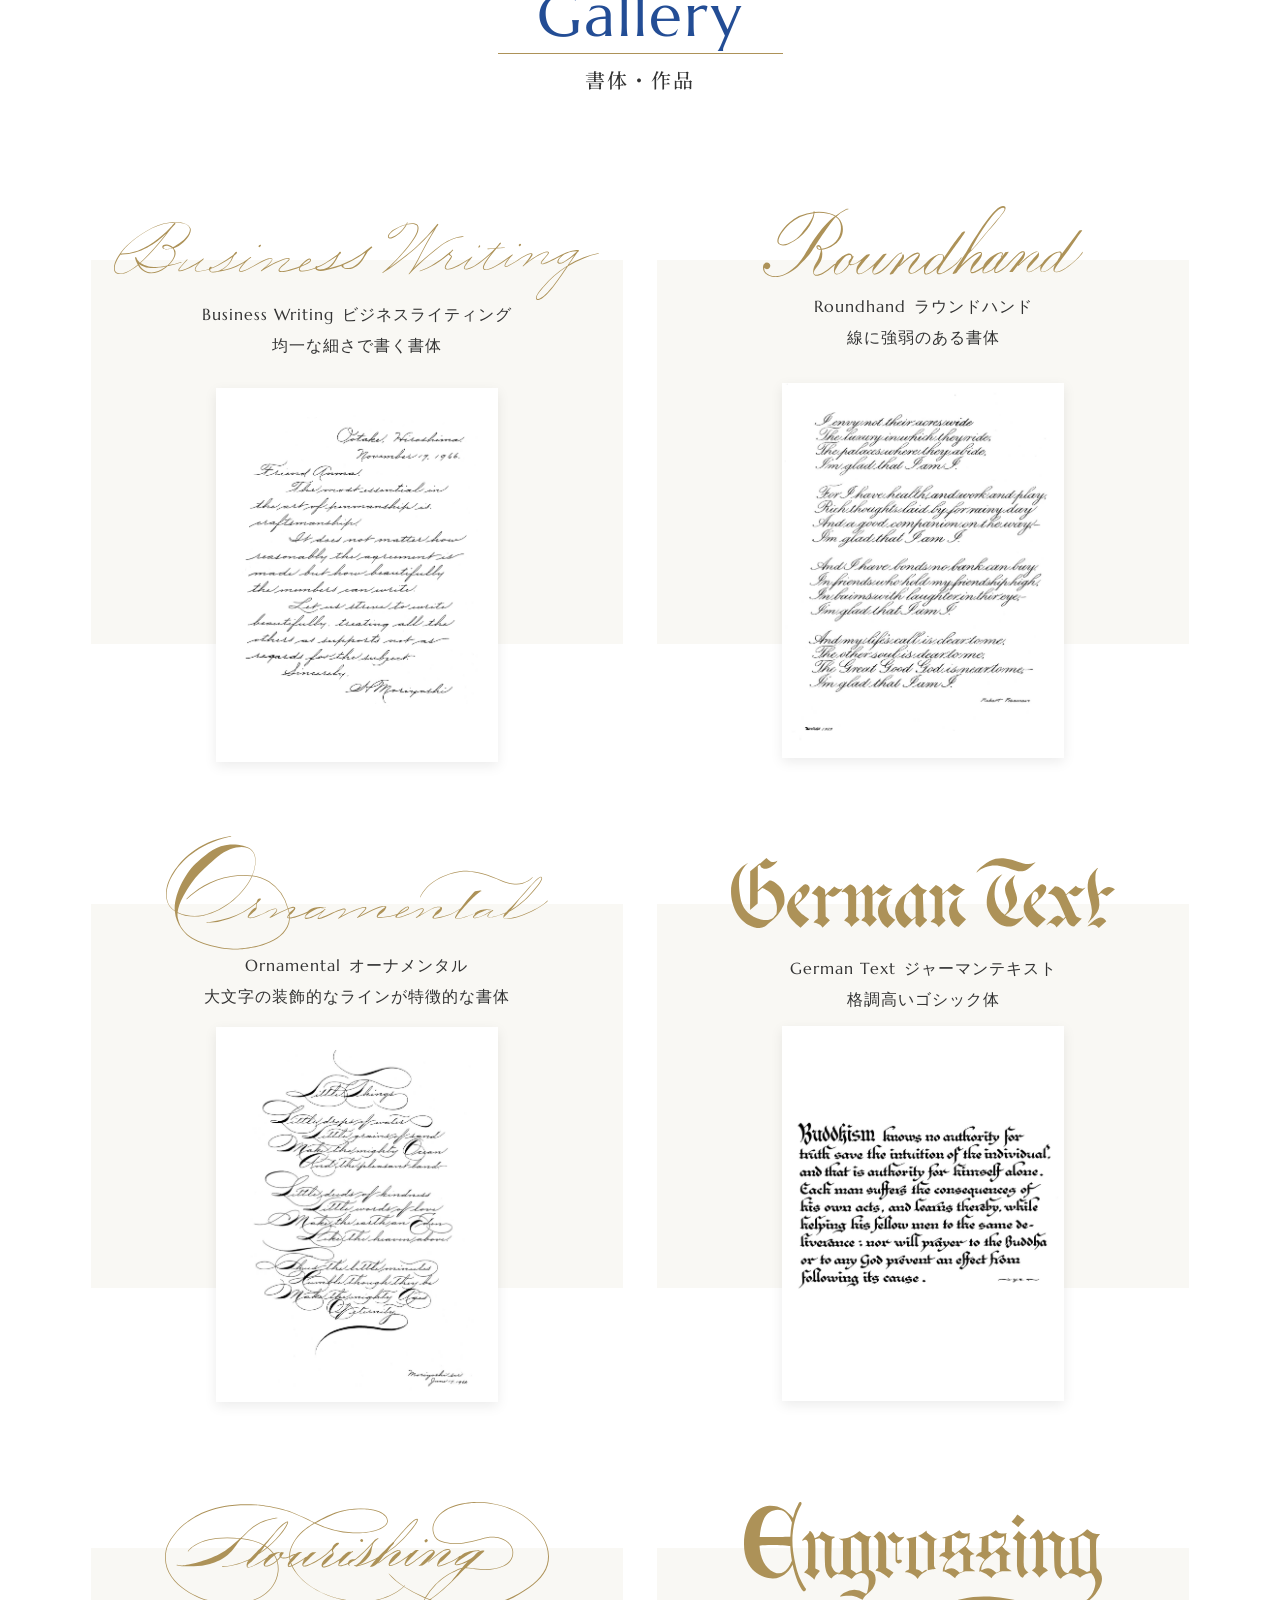
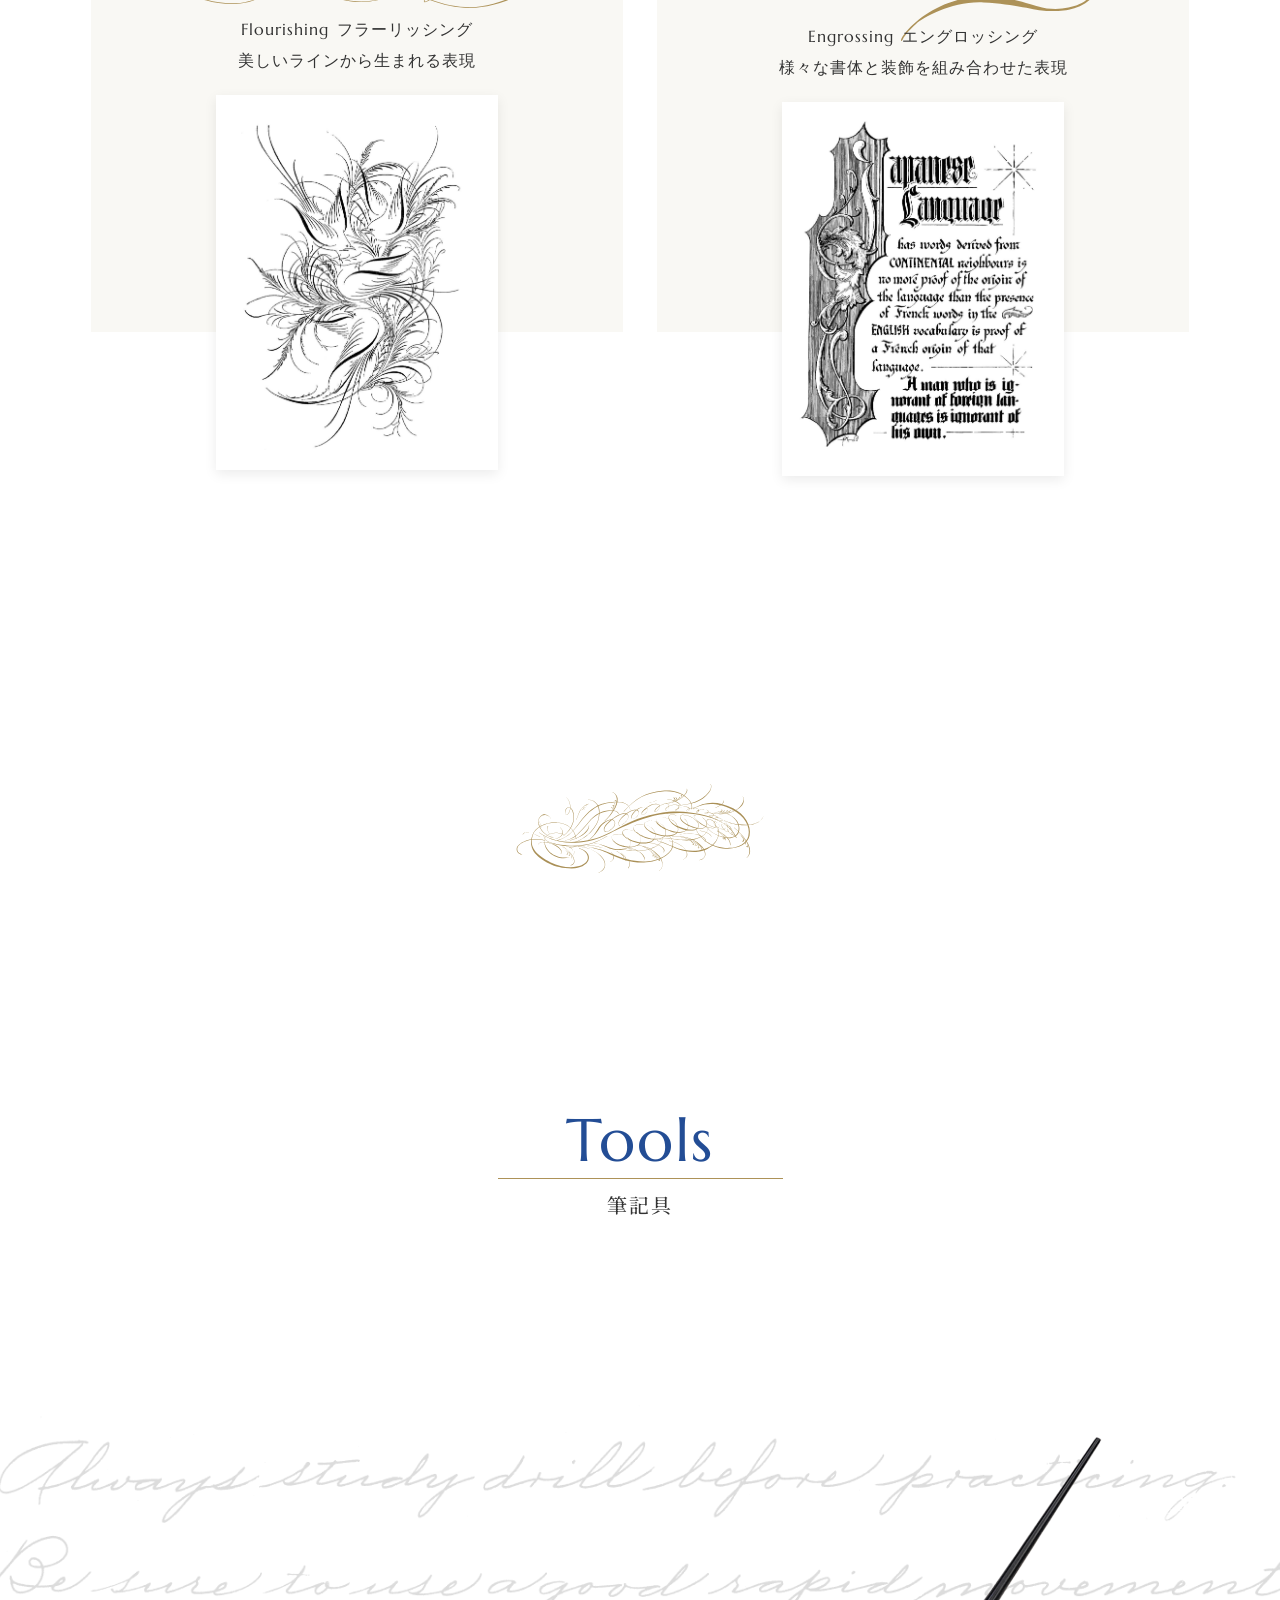
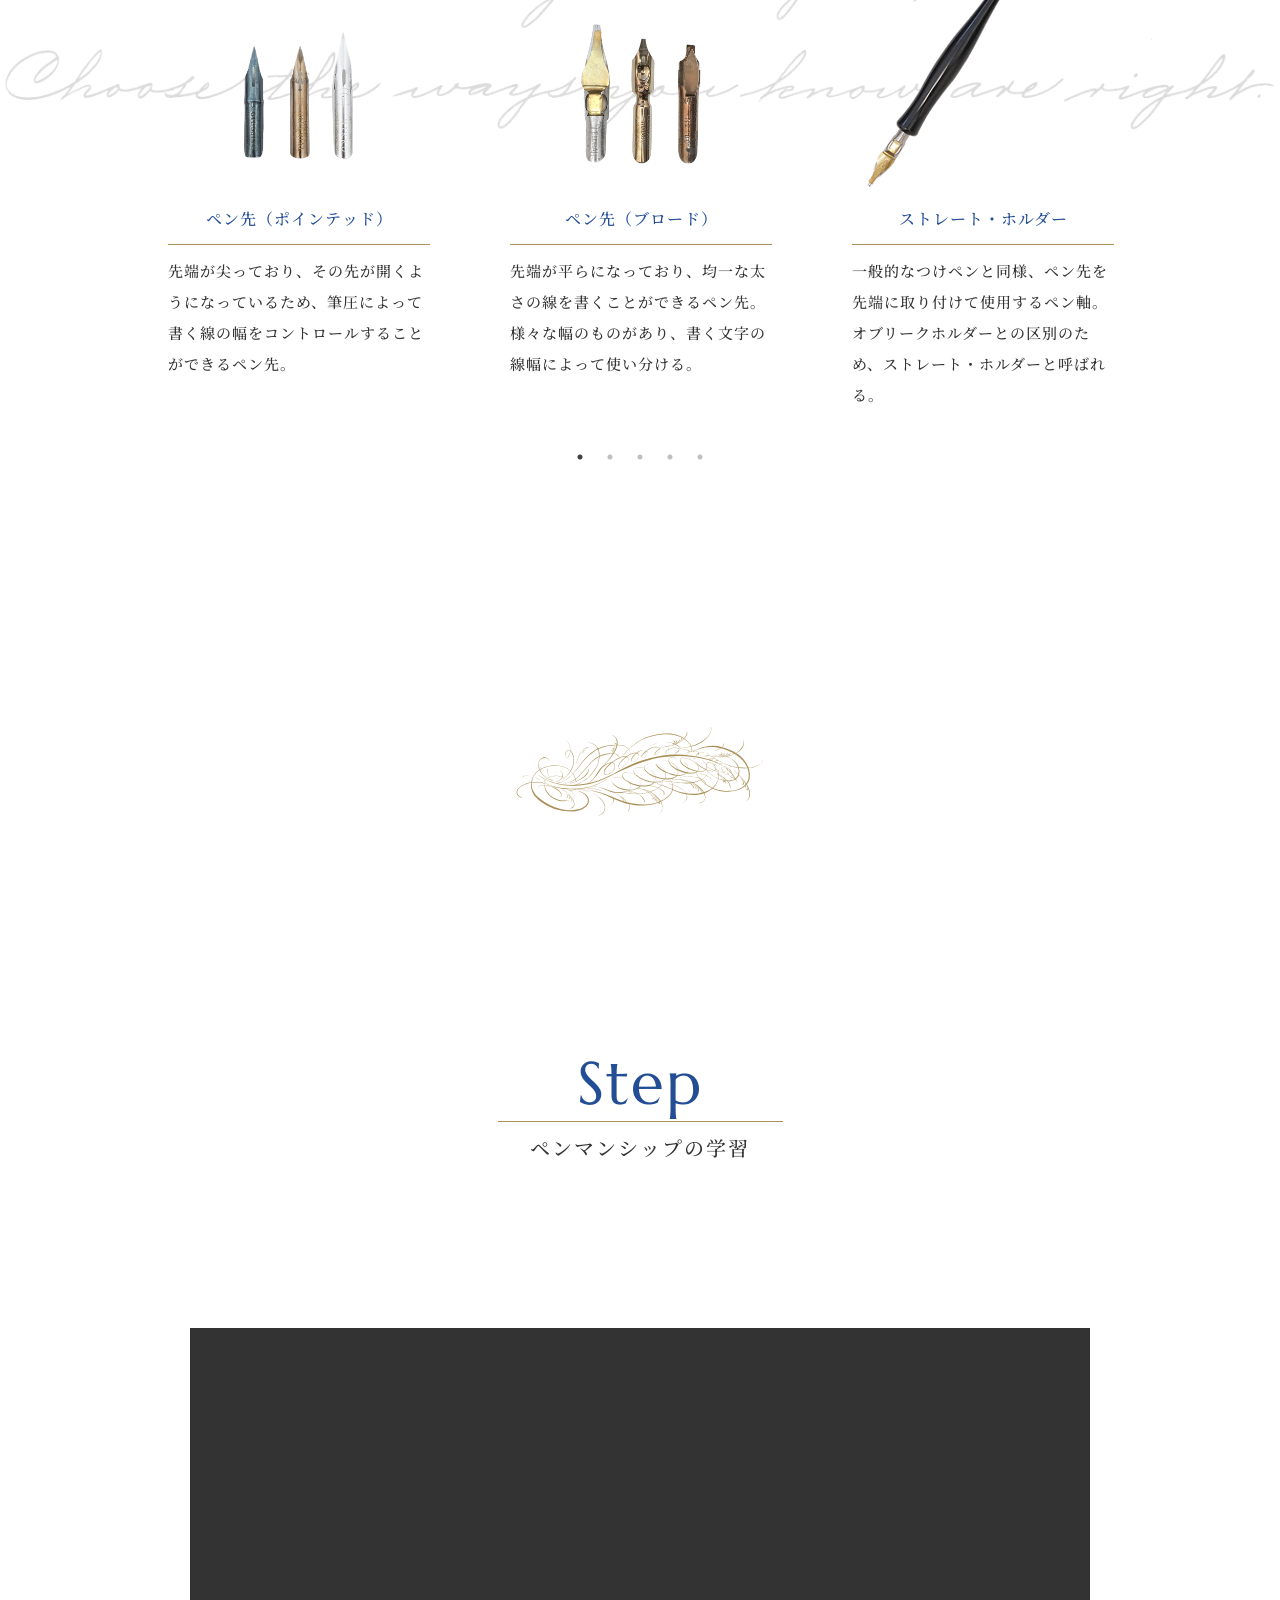
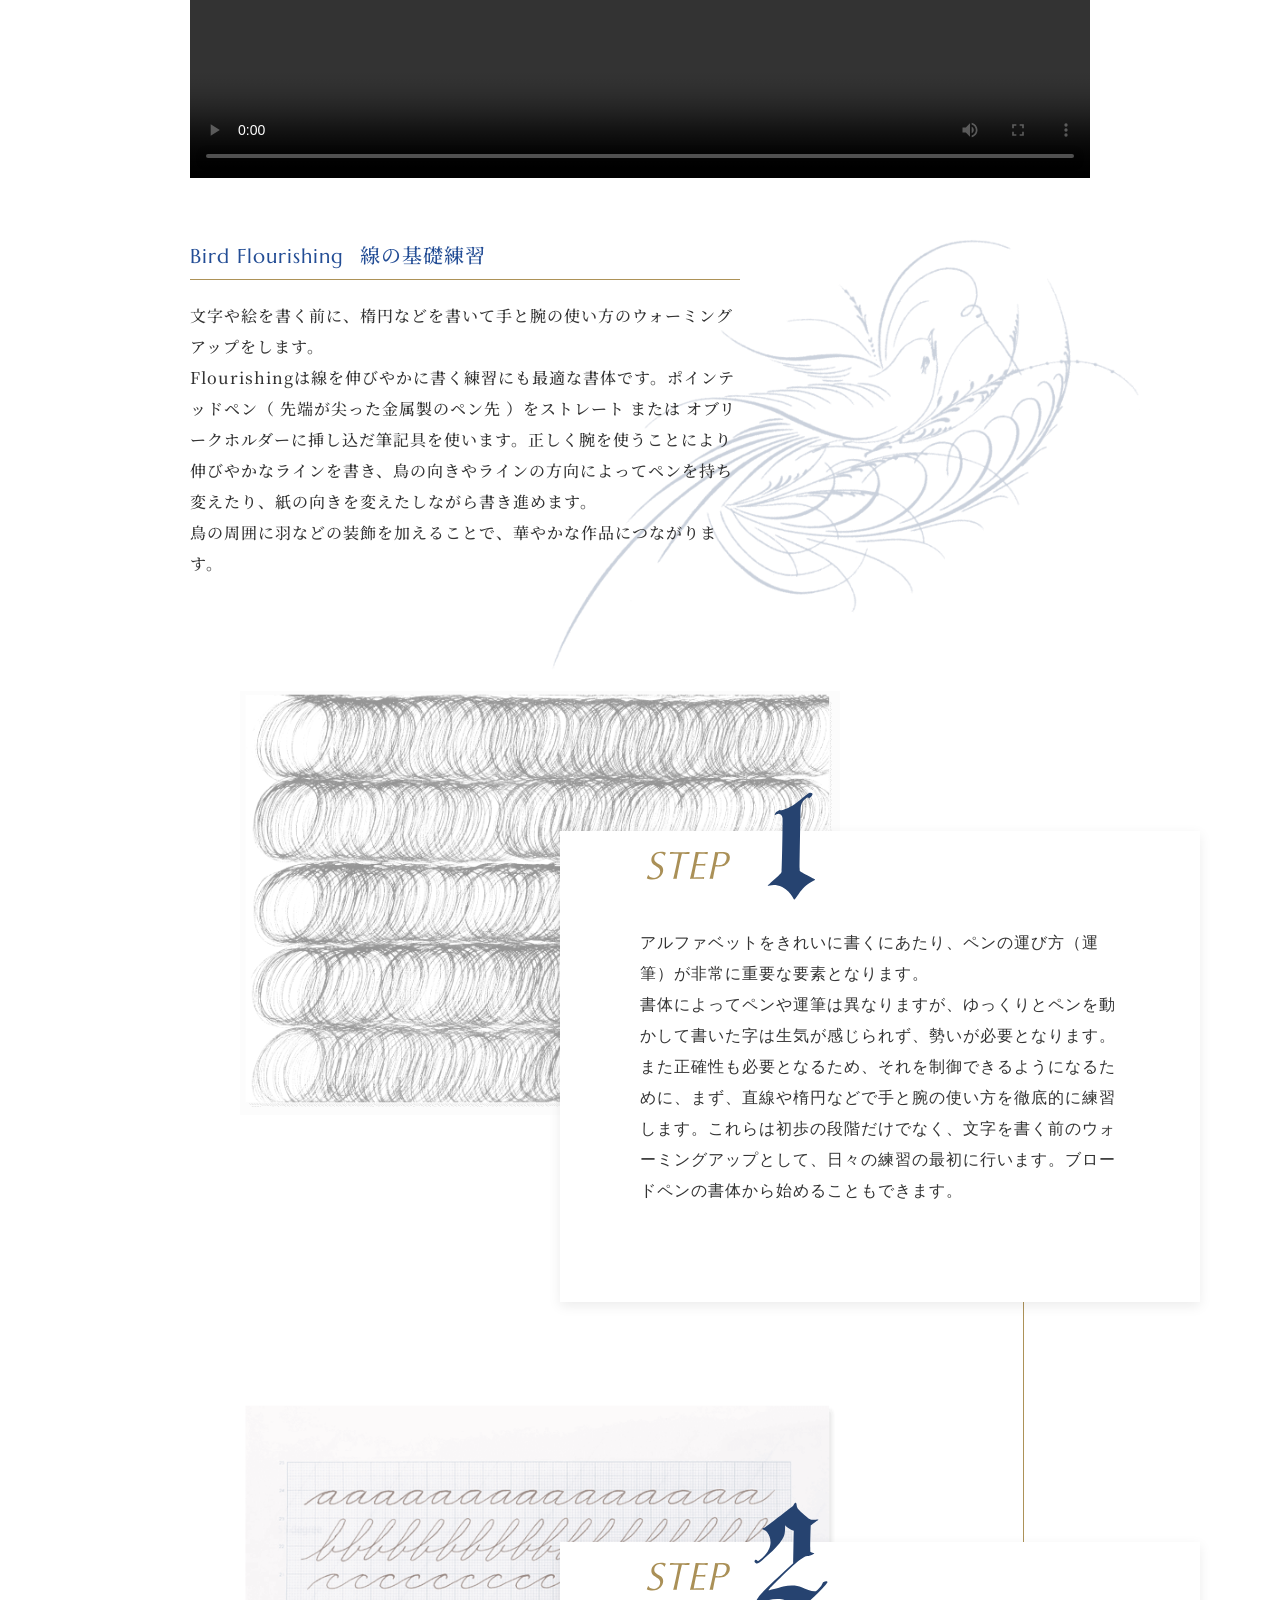
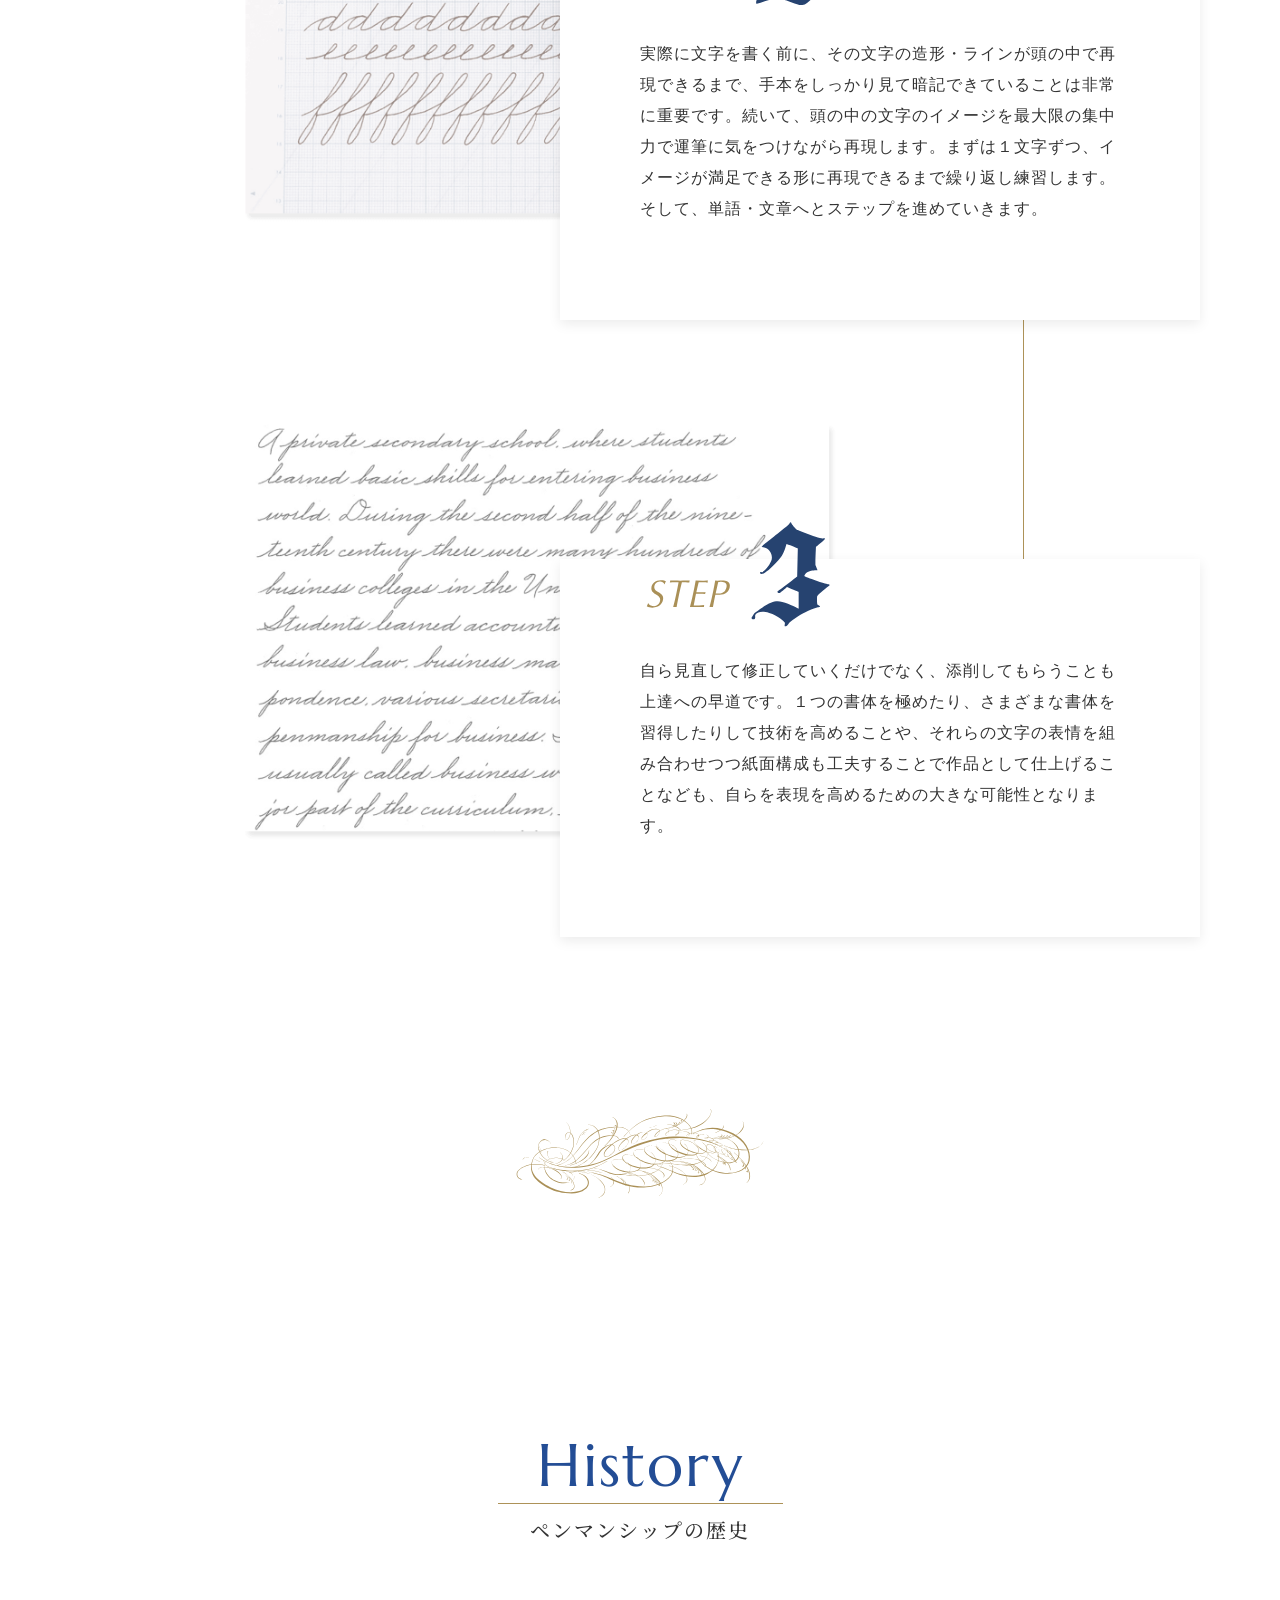
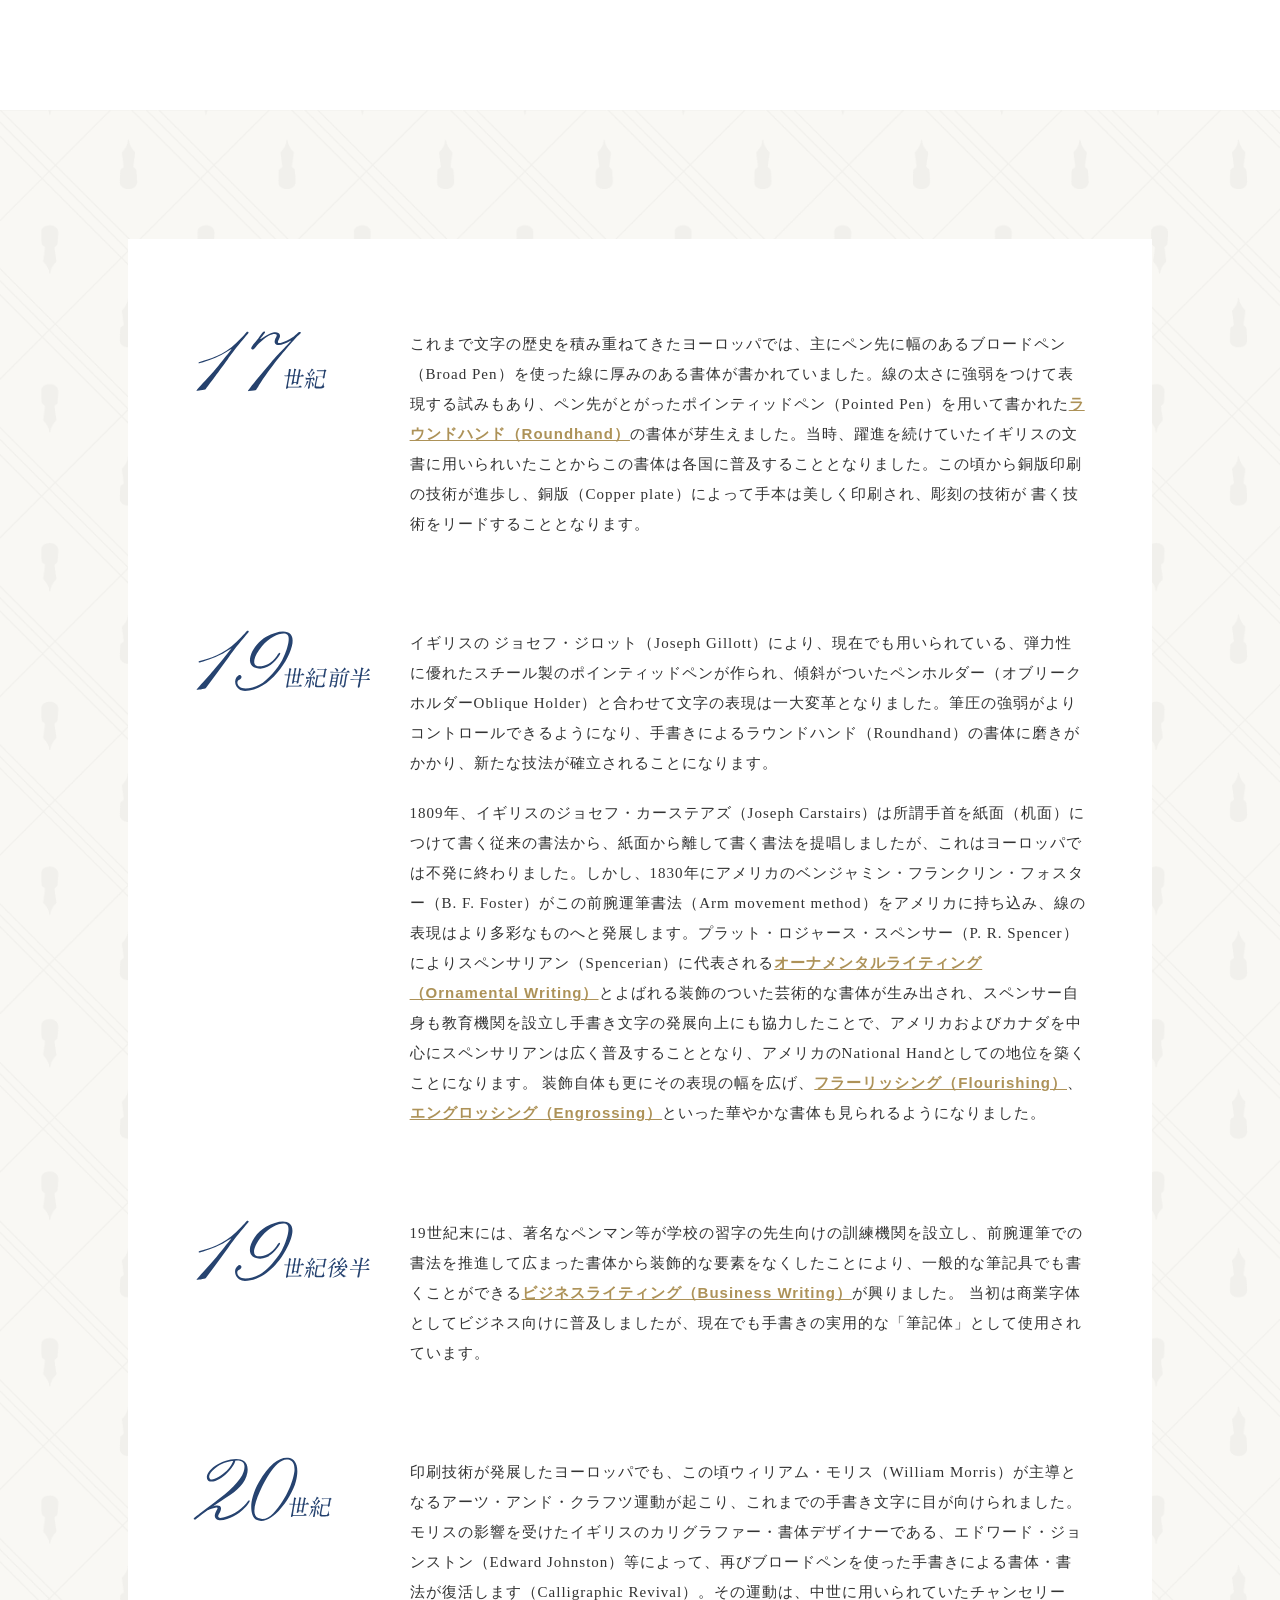
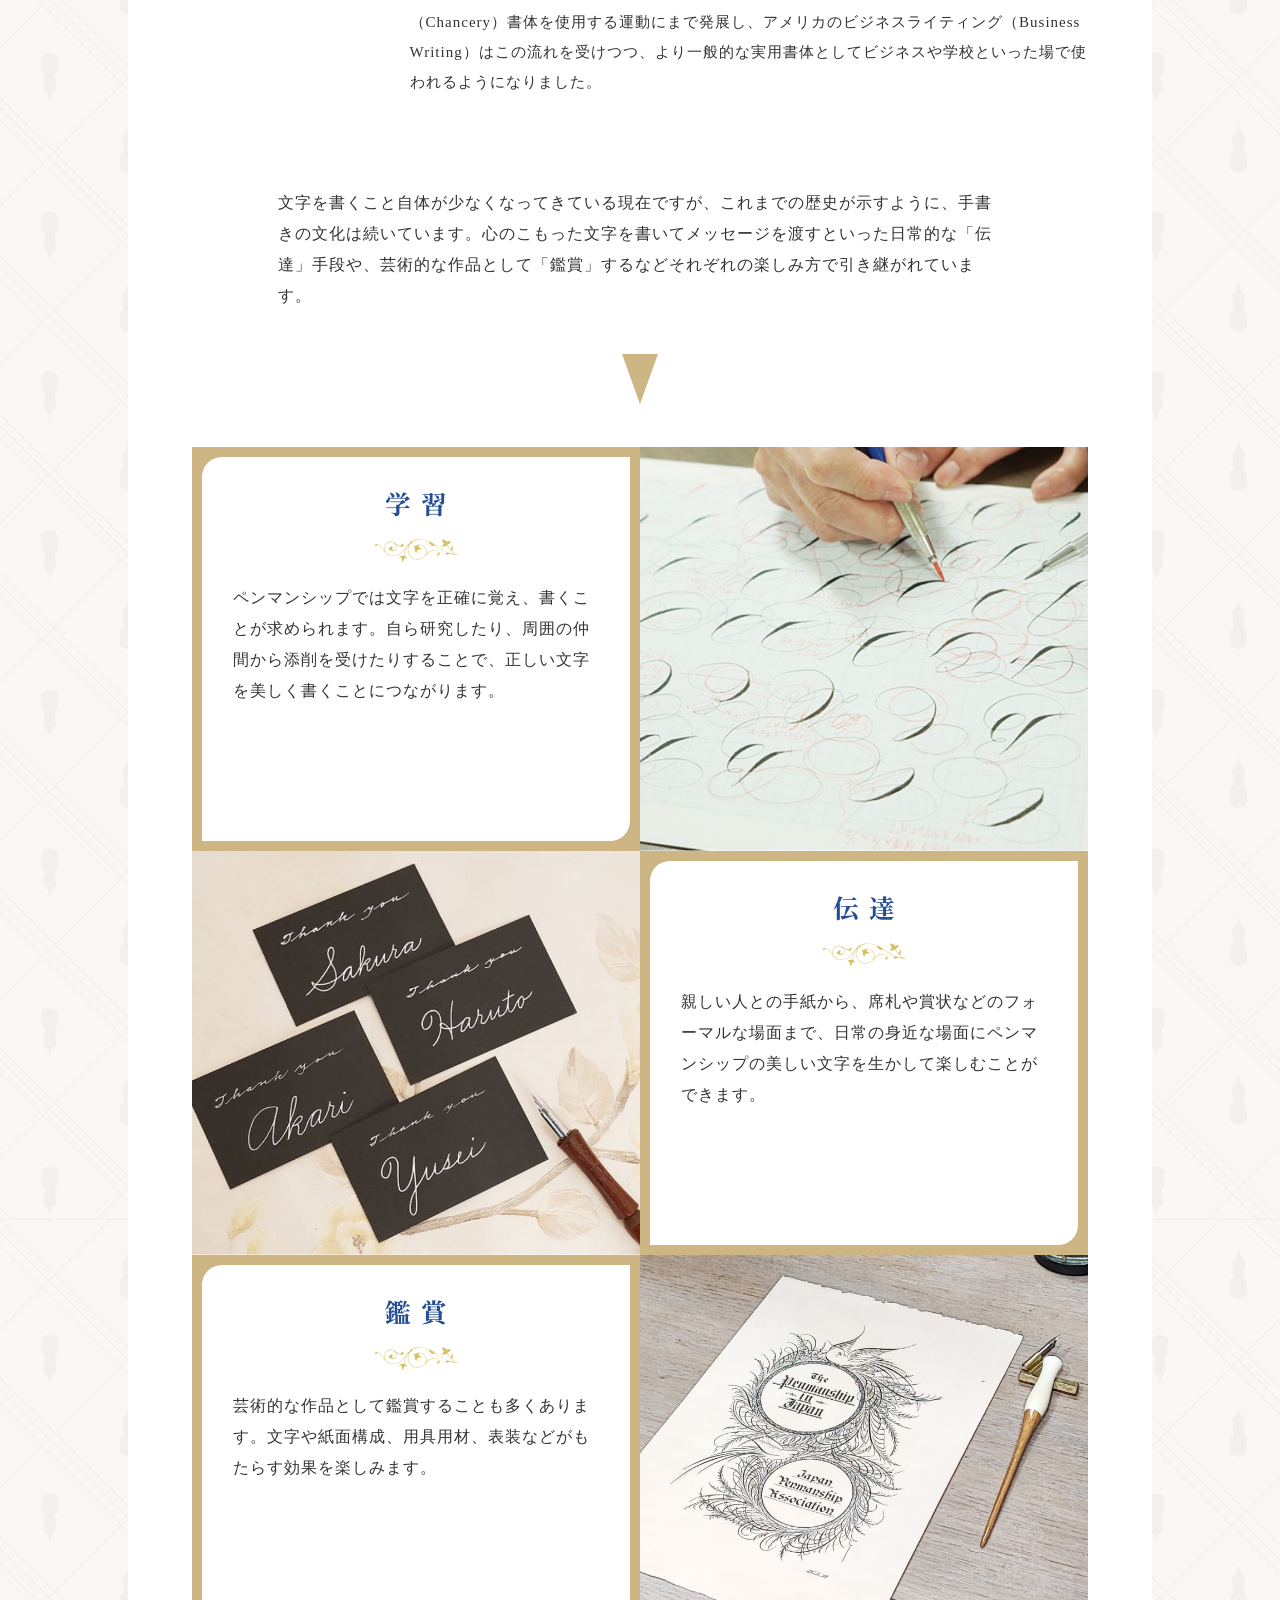
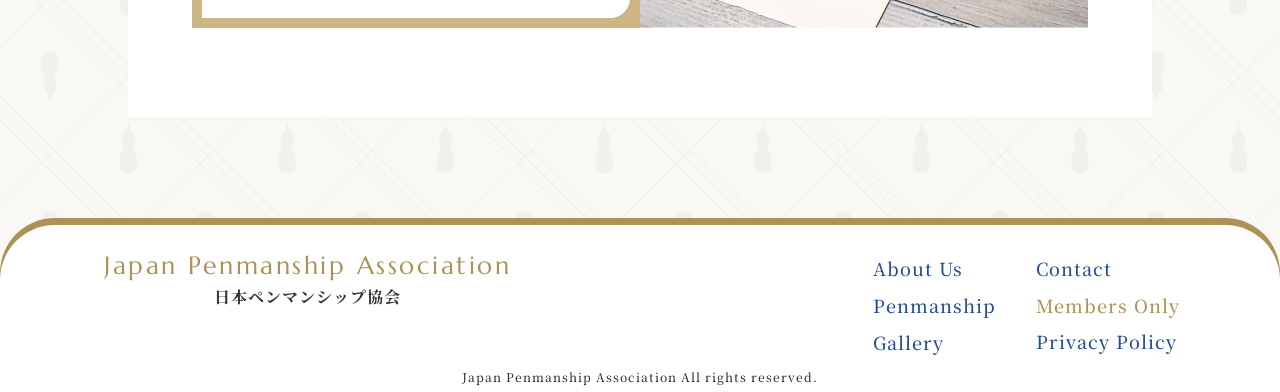
<file: penmanship.html>
<!DOCTYPE html>
<html lang="ja">

<head>
  <meta charset="UTF-8">
  <meta name="viewport" content="width = device-width, initial-scale=1, user-scalable=yes">
  <title>Japan Penmanship Association</title>
  <meta name="description" content="日本ぺンマンシップ協会は、幅広い方にペンマンシップに触れていただける活動を行っています。">
  <meta property="og:url" content="https://japanpenmanship.org">
  <meta property="og:title" content="Japan Penmanship Association" />
  <meta property="og:site_name" content="Japan Penmanship Association">
  <meta property="og:type" content="website">
  <meta property="og:locale" content="ja-JP">
  <meta property="og:image" content="https://japanpenmanship.org/images/ogp_jpa.jpg">
  <meta property="og:description" content="日本ぺンマンシップ協会は、幅広い方にペンマンシップに触れていただける活動を行っています。" />
  <meta name="twitter:card" content="summary" />
  <link href="images/favicon_jpa.png" rel="icon" type="image/x-icon" />
  <link rel="apple-touch-icon" href="image/apple-touch-icon_jpa.jpg">
  <!--fontplus-->
  <script
    src="https://webfont.fontplus.jp/accessor/script/fontplus.js?5AFE2XVIalM%3D&box=lZ8meDbXgCQ%3D&aa=1&ab=2"></script>
  <!--Googlefont-->
  <link rel="preconnect" href="https://fonts.googleapis.com">
  <link rel="preconnect" href="https://fonts.gstatic.com" crossorigin>
  <link href="https://fonts.googleapis.com/css2?family=Marcellus&family=Noto+Serif+JP&display=swap" rel="stylesheet">
  <link rel="stylesheet" href="slick/slick-theme.css">
  <link rel="stylesheet" href="slick/slick.css">
  <!--Animate.cssのCDN-->
  <link rel="stylesheet" href="https://cdnjs.cloudflare.com/ajax/libs/animate.css/4.0.0/animate.min.css">
  <!--CSS-->
  <link rel="stylesheet" href="css/reset.css">
  <link rel="stylesheet" href="css/common.css">
  <link rel="stylesheet" href="css/penmanship.css">
</head>

<body>
  <header class="header">
    <h1 class="logo"><a href="index.html"><span>Japan Penmanship Association</span>日本ペンマンシップ協会</a></h1>
    <div id="openbtn" class="openbtn"><span></span><span></span><span></span></div>
    <nav id="g-nav">
      <ul>
        <li class="g-nav__top"><a href="index.html"><span>TOP</span></a></li>
        <li><a href="about.html"><span>About Us</span>JPAについて</a></li>
        <li><a href="penmanship.html"><span>Penmanship</span>ペンマンシップについて</a></li>
        <li><a href="penmanship.html#gallery"><span>Gallery</span>書体・作品</a></li>
        <li><a href="contact.html"><span>Contact</span>お問い合わせ・見学・入会</a></li>
        <li><a href="member.html">
            <div class="li_member">Members Only</div>会員専用
          </a></li>
      </ul>
    </nav>
  </header>

  <main class="penmanship">
    <section class="top">
      <div class="top__title animate__animated animate__fadeInDown animate__delay-1s">
        <h2><span>Penmanship</span></h2>
        ペンマンシップについて
      </div>

      <p class="top__ja">ペンマンシップは19世紀にアメリカで生まれた、美しく華やかなアルファベットや装飾を、<br>
        インクとペンにより紙に表現する手書き文字のアートです。</p>

      <div class="top__box">
        <div class="box01">
          <h5 class="box-title">文字を正確に美しく書く</h5>
          <img src="images/sozai04.svg" alt="葉" class="rangeitem03">
          <p>ペンマンシップとは、学校等で習う「英字での習字」のことです。
            日本の習字に楷書や行書といった書体があるように、ペンマンシップにも実用（商業）的な書体・装飾的な書体・専門的な書体の分野に分けられ、それぞれに筆記具が用意されています。
            19世紀のアメリカで、会社等の文書に用いる実用（商業）的な用途の目的で筆記体（ビジネスライティング）が興り、教育機関を通して発展したことから、現在でもペンマンシップは読みやすい正確さで、美しく書くことが求められています。
          </p>
        </div>
      </div>

      <div class="box02 box02-wrapper">
        <div class="box02-image-sp"><img src="images/penmanship_japan.png" alt="ペンマンシップ作品"></div>
        <div class="box02-wrapper1">
          <h5 class="box-title">日本のペンマンシップ</h5>
          <img src="images/sozai04.svg" alt="葉" class="rangeitem03">
          <p>
            日本では、明治時代の終わりにアメリカで本格的にペンマンシップを学んだ吉田一郎氏によってその歴史が始まりました。吉田氏が紹介した書体の中でも、筆記体（ビジネスライティング）は1947年から2002年頃まで英語の教科書に掲載されていました。現在の教育機関では主にブロック体での学習が行なわれていますが、授業で筆記体を習ったという方もいるのではないでしょうか。
          </p>
        </div>
        <div class="box02-image"><img src="images/penmanship_japan.png" alt="ペンマンシップ作品"></div>
      </div>

      <div class="box03 box03-wrapper">
        <div class="box03-image-sp"><img src="images/panmanship_armmovment.svg" alt="前腕運動">
        </div>
        <div class="box03-wrapper1">
          <h5 class="box-title">ペンマンシップと<br>カリグラフィー</h5>
          <img src="images/sozai04.svg" alt="葉" class="rangeitem03">
          <p>
            ペンマンシップと同じく、美しい文字が書かれるものにカリグラフィーが挙げられます。どちらも現在は芸術的に美しい文字として用いられることが多いですが、ヨーロッパで主に写本の写字として発展したカリグラフィーに対して、ペンマンシップはアメリカの教育や実用の場面で発展したと言えるでしょう。
            また、違いの1つに運筆方法が挙げられます。ペンマンシップはカリグラフィーに比べ、腕を大きく動かして書く（前腕運筆）ことで伸びやかな線を表現できることから、文字だけでなく装飾や絵も書かれることが特徴です。
          </p>
        </div>
        <div class="box03-image"><img src="images/panmanship_armmovment.svg" alt="前腕運動">
        </div>
      </div>
    </section>

    <img src="images/hane.svg" alt="羽根" class="rangeitem01">

    <!-- ＝＝＝＝＝Gallery＝＝＝＝＝ -->
    <section id="gallery" class="gallery">
      <div class="content-title fadeInTrigger">
        <h3>Gallery</h3>
        <div>書体・作品</div>
      </div>

      <div class="gallery__wrapper">
        <div class="penman01">
          <div class="name"><img src="images/type_Bussineswriting.svg" alt="Bussineswriting"></div>
          <div class="name-lead"> <span>Business Writing</span>ビジネスライティング<br>均一な細さで書く書体</div>
          <div class="work">
            <a href="businesswriting.html">
              <img src="images/gallery_businesswriting_moriyoshi.jpg" alt="作品">
              <img src="images/work-hover2.png" alt="作品をみる">
            </a>
          </div>
        </div>
        <div class="penman02">
          <div class="name"><img src="images/type_Raundhand.svg" alt="Raundhand"></div>
          <div class="name-lead"><span>Roundhand</span>ラウンドハンド<br>線に強弱のある書体</div>
          <div class="work">
            <a href="raundhand.html">
              <img src="images/gallery_roundhand_inaba.jpg" alt="作品">
              <img src="images/work-hover2.png" alt="作品をみる">
            </a>
          </div>
        </div>
      </div>
      <div class="gallery__wrapper">
        <div class="penman03">
          <div class="name"><img src="images/type_Ornamental.svg" alt="Ornamental"></div>
          <div class="name-lead"> <span>Ornamental</span>オーナメンタル<br>大文字の装飾的なラインが特徴的な書体</div>
          <div class="work">
            <a href="ornamental.html">
              <img src="images/gallery_ornamental_moriyoshi01.jpg" alt="作品">
              <img src="images/work-hover2.png" alt="作品をみる">
            </a>
          </div>
        </div>
        <div class="penman04">
          <div class="name"><img src="images/type_Germantext.svg" alt="Germantext"></div>
          <div class="name-lead"><span>German Text</span>ジャーマンテキスト<br>格調高いゴシック体</div>
          <div class="work">
            <a href="ornamental.html">
              <img src="images/gallery_germantext_nakano01.jpg" alt="作品">
              <img src="images/work-hover2.png" alt="作品をみる">
            </a>
          </div>
        </div>
      </div>

      <div class="gallery__wrapper">
        <div class="penman05">
          <div class="name"><img src="images/type_Flourishing.svg" alt="Flourishing"></div>
          <div class="name-lead"> <span>Flourishing</span>フラーリッシング<br>美しいラインから生まれる表現</div>
          <div class="work">
            <a href="flourishing.html">
              <img src="images/gallery_flourishing_yamaguchi.jpg" alt="作品">
              <img src="images/work-hover2.png" alt="作品をみる">
            </a>
          </div>
        </div>

        <div class="penman06">
          <div class="name"><img src="images/type_Engrossing.svg" alt="Engrossing"></div>
          <div class="name-lead"><span>Engrossing</span>エングロッシング<br>様々な書体と装飾を組み合わせた表現</div>
          <div class="work">
            <a href="engrossing.html">
              <img src="images/gallery_engrossing_moriyoshi.jpg" alt="作品">
              <img src="images/work-hover2.png" alt="作品をみる">
            </a>
          </div>
        </div>
      </div>
    </section>

    <img src="images/hane.svg" alt="羽根" class="rangeitem01">

    <!-- ＝＝＝＝＝Tools＝＝＝＝＝ -->
    <section id="tools" class="tools">
      <div class="content-title fadeInTrigger">
        <h3>Tools</h3>
        <div>筆記具</div>
      </div>
      
        <div class="tools__slider-bg">
          <div class="tools__slider">

            <div class="tools__slider-card">
              <div><img src="images/tool_nib02.png" alt="ポインテッド"></div>
              <div class="tools__lead">
                <div class="tools__lead-title">ペン先（ポインテッド）</div>
                <p>先端が尖っており、その先が開くようになっているため、筆圧によって書く線の幅をコントロールすることができるペン先。</p>
              </div>
            </div>

            <div class="tools__slider-card">
              <div><img src="images/tool_nib01.png" alt="ブロード"></div>
              <div class="tools__lead">
                <div class="tools__lead-title">ペン先（ブロード）</div>
                <p>先端が平らになっており、均一な太さの線を書くことができるペン先。様々な幅のものがあり、書く文字の線幅によって使い分ける。</p>
              </div>     
            </div>

            <div class="tools__slider-card">
              <div><img src="images/tool_holder01.png" alt="ストレートホルダー"></div>
              <div class="tools__lead">
                <div class="tools__lead-title">ストレート・ホルダー
                </div>
                <p>一般的なつけペンと同様、ペン先を先端に取り付けて使用するペン軸。オブリークホルダーとの区別のため、ストレート・ホルダーと呼ばれる。
                </p>
              </div>
            </div>

            <div class="tools__slider-card">
              <div><img src="images/tool_holder02.png" alt="オブリークホルダー"></div>
              <div class="tools__lead">
                <div class="tools__lead-title">オブリーク・ホルダー</div>
                <p>フランジというペン先を固定するパーツが、ペンの軸に対して斜めについているホルダー。ポインテッド・ペンを装着して、筆記書体のラインの強弱を表現する場合に使用する。</p>
              </div>
            </div>
            
            <div class="tools__slider-card">
              <div><img src="images/tool_pencil.png" alt="鉛筆万年筆"></div>
              <div class="tools__lead">
                <div class="tools__lead-title">鉛筆・万年筆</div>
                <p>基礎的な筆運びや文字の形を練習することができる。気軽に始めることができるので初心者の方におすすめ。</p>
              </div>
            </div>

            <div class="tools__slider-card">
              <div><img src="images/tool_glasspen02.png" alt="ガラスペン"></div>
              <div class="tools__lead">
                <div class="tools__lead-title">ガラスペン</div>
                <p>線の強弱をつけない筆記書体を長い間続けて書くことができる。簡単にインクの色を変えることができる利点もある。
                </p>
              </div>
            </div>

            <div class="tools__slider-card">
              <div><img src="images/tool_ink2.png" alt="インク"></div>
              <div class="tools__lead">
                <div class="tools__lead-title">インク</div>
                <p>濃度が適当で流れの良いことが好まれるため、黒の製図用インクが推奨される。カラーインクを使うことで表現の幅も広がる。
                </p>
              </div>
            </div>
          </div>
          </div>
        
 
    </section>
    <img src="images/hane.svg" alt="羽根" class="rangeitem01">

    <!-- ＝＝＝＝＝Step＝＝＝＝＝ -->
    <section id="step" class="step">
      <div class="content-title fadeInTrigger">
        <h3>Step</h3>
        <div>ペンマンシップの学習</div>
      </div>
      <div class="step__movie">
        <div><video controls src="images/JPA_re3.mp4"></video></div>
      </div>
      <div class="step__movie-contents">
        <div class="step__movie-lead">
          <div> <span>Bird Flourishing</span> 線の基礎練習</div>

          <p>文字や絵を書く前に、楕円などを書いて手と腕の使い方のウォーミングアップをします。<br>
            Flourishingは線を伸びやかに書く練習にも最適な書体です。ポインテッドペン（ 先端が尖った金属製のペン先 ）をストレート または
            オブリークホルダーに挿し込だ筆記具を使います。正しく腕を使うことにより伸びやかなラインを書き、鳥の向きやラインの方向によってペンを持ち変えたり、紙の向きを変えたしながら書き進めます。<br>
            鳥の周囲に羽などの装飾を加えることで、華やかな作品につながります。
          </p>
        </div>
      </div>
      <div class="step__contents-bg"><img src="images/step_bg.png" alt="鳥"></div>
      <div class="step-border"> </div>
      <div class="step__box-contents">

        <div class="step__box">
          <div class="step__box-bg"></div>
          <img src="images/step1.svg" alt="step1">
          <p class="step__box-lead">
            アルファベットをきれいに書くにあたり、ペンの運び方（運筆）が非常に重要な要素となります。<br>
            書体によってペンや運筆は異なりますが、ゆっくりとペンを動かして書いた字は生気が感じられず、勢いが必要となります。また正確性も必要となるため、それを制御できるようになるために、まず、直線や楕円などで手と腕の使い方を徹底的に練習します。これらは初歩の段階だけでなく、文字を書く前のウォーミングアップとして、日々の練習の最初に行います。ブロードペンの書体から始めることもできます。
          </p>
        </div>

        <div class="step__box">
          <div class="step__box-bg"></div>
          <img src="images/step2.svg" alt="step2">
          <p class="step__box-lead">
            実際に文字を書く前に、その文字の造形・ラインが頭の中で再現できるまで、手本をしっかり見て暗記できていることは非常に重要です。続いて、頭の中の文字のイメージを最大限の集中力で運筆に気をつけながら再現します。まずは１文字ずつ、イメージが満足できる形に再現できるまで繰り返し練習します。そして、単語・文章へとステップを進めていきます。
          </p>
        </div>

        <div class="step__box">
          <div class="step__box-bg"></div>
          <img src="images/step3.svg" alt="step3">
          <p class="step__box-lead">
            自ら見直して修正していくだけでなく、添削してもらうことも上達への早道です。１つの書体を極めたり、さまざまな書体を習得したりして技術を高めることや、それらの文字の表情を組み合わせつつ紙面構成も工夫することで作品として仕上げることなども、自らを表現を高めるための大きな可能性となります。
          </p>
        </div>
      </div>
    </section>

    <img src="images/hane.svg" alt="羽根" class="rangeitem01">

    <section id="history" class="history">
      <div class="content-title fadeInTrigger">
        <h3>History</h3>
        <div>ペンマンシップの歴史</div>
      </div>
      <div class="history__bg">
        <div class="history__contents">
          <div class="history__contents-wrapper">
            <div class="history__era"><img src="images/17c.svg" alt="17世紀"></div>
            <p class="history__era-lead ">
              これまで文字の歴史を積み重ねてきたヨーロッパでは、主にペン先に幅のあるブロードペン（Broad
              Pen）を使った線に厚みのある書体が書かれていました。線の太さに強弱をつけて表現する試みもあり、ペン先がとがったポインティッドペン（Pointed Pen）を用いて書かれた<span><a
                  href="raundhand.html">ラウンドハンド（Roundhand）</a></span>の書体が芽生えました。当時、躍進を続けていたイギリスの文書に用いられいたことからこの書体は各国に普及することとなりました。この頃から銅版印刷の技術が進歩し、銅版（Copper
              plate）によって手本は美しく印刷され、彫刻の技術が 書く技術をリードすることとなります。
            </p>
          </div>
          <div class="history__contents-wrapper">
            <div class="history__era"><img src="images/19cb.svg" alt="19世紀前半"></div>
            <div class="history__era-lead">
              イギリスの ジョセフ・ジロット（Joseph Gillott）により、現在でも用いられている、弾力性に優れたスチール製のポインティッドペンが作られ、傾斜がついたペンホルダー（オブリークホルダーOblique
              Holder）と合わせて文字の表現は一大変革となりました。筆圧の強弱がよりコントロールできるようになり、手書きによるラウンドハンド（Roundhand）の書体に磨きがかかり、新たな技法が確立されることになります。
              <div>1809年、イギリスのジョセフ・カーステアズ（Joseph
                Carstairs）は所謂手首を紙面（机面）につけて書く従来の書法から、紙面から離して書く書法を提唱しましたが、これはヨーロッパでは不発に終わりました。しかし、1830年にアメリカのベンジャミン・フランクリン・フォスター（B.
                F. Foster）がこの前腕運筆書法（Arm movement method）をアメリカに持ち込み、線の表現はより多彩なものへと発展します。プラット・ロジャース・スペンサー（P. R.
                Spencer）によりスペンサリアン（Spencerian）に代表される<span><a href="ornamental.html">オーナメンタルライティング（Ornamental
                    Writing）</a></span>とよばれる装飾のついた芸術的な書体が生み出され、スペンサー自身も教育機関を設立し手書き文字の発展向上にも協力したことで、アメリカおよびカナダを中心にスペンサリアンは広く普及することとなり、アメリカのNational
                Handとしての地位を築くことになります。
                装飾自体も更にその表現の幅を広げ、<span><a href="flourishing.html">フラーリッシング（Flourishing）</a></span>、<span><a
                    href="engrossing.html">エングロッシング（Engrossing）</a></span>といった華やかな書体も見られるようになりました。
              </div>
            </div>
          </div>
          <div class="history__contents-wrapper">
            <div class="history__era"><img src="images/19ca.svg" alt="19世紀前半"></div>
            <p class="history__era-lead">
              19世紀末には、著名なペンマン等が学校の習字の先生向けの訓練機関を設立し、前腕運筆での書法を推進して広まった書体から装飾的な要素をなくしたことにより、一般的な筆記具でも書くことができる<span><a
                  href="businesswriting.html">ビジネスライティング（Business Writing）</a></span>が興りました。
              当初は商業字体としてビジネス向けに普及しましたが、現在でも手書きの実用的な「筆記体」として使用されています。
            </p>
          </div>
          <div class="history__contents-wrapper">
            <div class="history__era"><img src="images/20c.svg" alt="19世紀後半"></div>
            <p class="history__era-lead">
              印刷技術が発展したヨーロッパでも、この頃ウィリアム・モリス（William
              Morris）が主導となるアーツ・アンド・クラフツ運動が起こり、これまでの手書き文字に目が向けられました。モリスの影響を受けたイギリスのカリグラファー・書体デザイナーである、エドワード・ジョンストン（Edward
              Johnston）等によって、再びブロードペンを使った手書きによる書体・書法が復活します（Calligraphic
              Revival）。その運動は、中世に用いられていたチャンセリー（Chancery）書体を使用する運動にまで発展し、アメリカのビジネスライティング（Business
              Writing）はこの流れを受けつつ、より一般的な実用書体としてビジネスや学校といった場で使われるようになりました。
            </p>
          </div>
          <p class="history__era-lead02">
            文字を書くこと自体が少なくなってきている現在ですが、これまでの歴史が示すように、手書きの文化は続いています。心のこもった文字を書いてメッセージを渡すといった日常的な「伝達」手段や、芸術的な作品として「鑑賞」するなどそれぞれの楽しみ方で引き継がれています。
          </p>
          <div class="triangle"></div>

          <section class="history__era-contents">
            <div class="history__era-content-wrapper">
              <div class="history__era-contents02">
                <img src="images/history01.jpg" alt="">
              </div>
              <div class="history__era-contents01">
                <div class="history__era-contents01-bg">
                  <h5 class="box-title">学習</h5>
                  <img src="images/sozai04.svg" alt="葉" class="rangeitem03">
                  <p>ペンマンシップでは文字を正確に覚え、書くことが求められます。自ら研究したり、周囲の仲間から添削を受けたりすることで、正しい文字を美しく書くことにつながります。
                  </p>
                </div>
              </div>

            </div>
            <div class="history__era-content-wrapper02">
              <div class="history__era-contents02">
                <img src="images/history02.jpg" alt="">
              </div>
              <div class="history__era-contents01">
                <div class="history__era-contents01-bg">
                  <h5 class="box-title">伝達</h5>
                  <img src="images/sozai04.svg" alt="葉" class="rangeitem03">
                  <p>親しい人との手紙から、席札や賞状などのフォーマルな場面まで、日常の身近な場面にペンマンシップの美しい文字を生かして楽しむことができます。 </p>
                </div>
              </div>

            </div>
            <div class="history__era-content-wrapper">
              <div class="history__era-contents02">
                <img src="images/history03.jpg" alt="">
              </div>

              <div class="history__era-contents01">
                <div class="history__era-contents01-bg">
                  <h5 class="box-title">鑑賞</h5>
                  <img src="images/sozai04.svg" alt="葉" class="rangeitem03">
                  <p>芸術的な作品として鑑賞することも多くあります。文字や紙面構成、用具用材、表装などがもたらす効果を楽しみます。</p>
                </div>
              </div>

            </div>
          </section>
        </div>
      </div>
    </section>
  </main>
  <footer>
    <div id="page-top">
      <a href="#"><img src="images/page-top.svg" alt="ページトップ">TOP</a>
    </div>
    <section class="footer">
      <div class="footer__wrapper">
        <h2 class="footer__logo"><a href="index.html"><span>Japan Penmanship Association</span>日本ペンマンシップ協会</a></h2>
        <div class="footer__nav">

          <div class="wrapper01">
            <ul>
              <li><a href="about.html">About Us </a></li>
              <li><a href="penmanship.html">Penmanship</a></li>
              <li><a href="penmanship.html#gallery">Gallery</a></li>
            </ul>
          </div>
          <div>
            <ul>
              <li><a href="contact.html">Contact</a></li>
              <li><a href="member.html">
                  <p>Members Only</p>
                </a></li>
              <li><a href="privacypolicy.html">Privacy Policy</a></li>
            </ul>
          </div>
        </div>
      </div>

      <small>Japan Penmanship Association All rights reserved.</small>
    </section>
  </footer>

  <!--JS-->
  <script src="https://code.jquery.com/jquery-3.6.1.min.js"
    integrity="sha256-o88AwQnZB+VDvE9tvIXrMQaPlFFSUTR+nldQm1LuPXQ=" crossorigin="anonymous"></script>
  <script src="slick/slick.js"></script>
  <script src="js/common.js"></script>
</body>

</html>
</file>
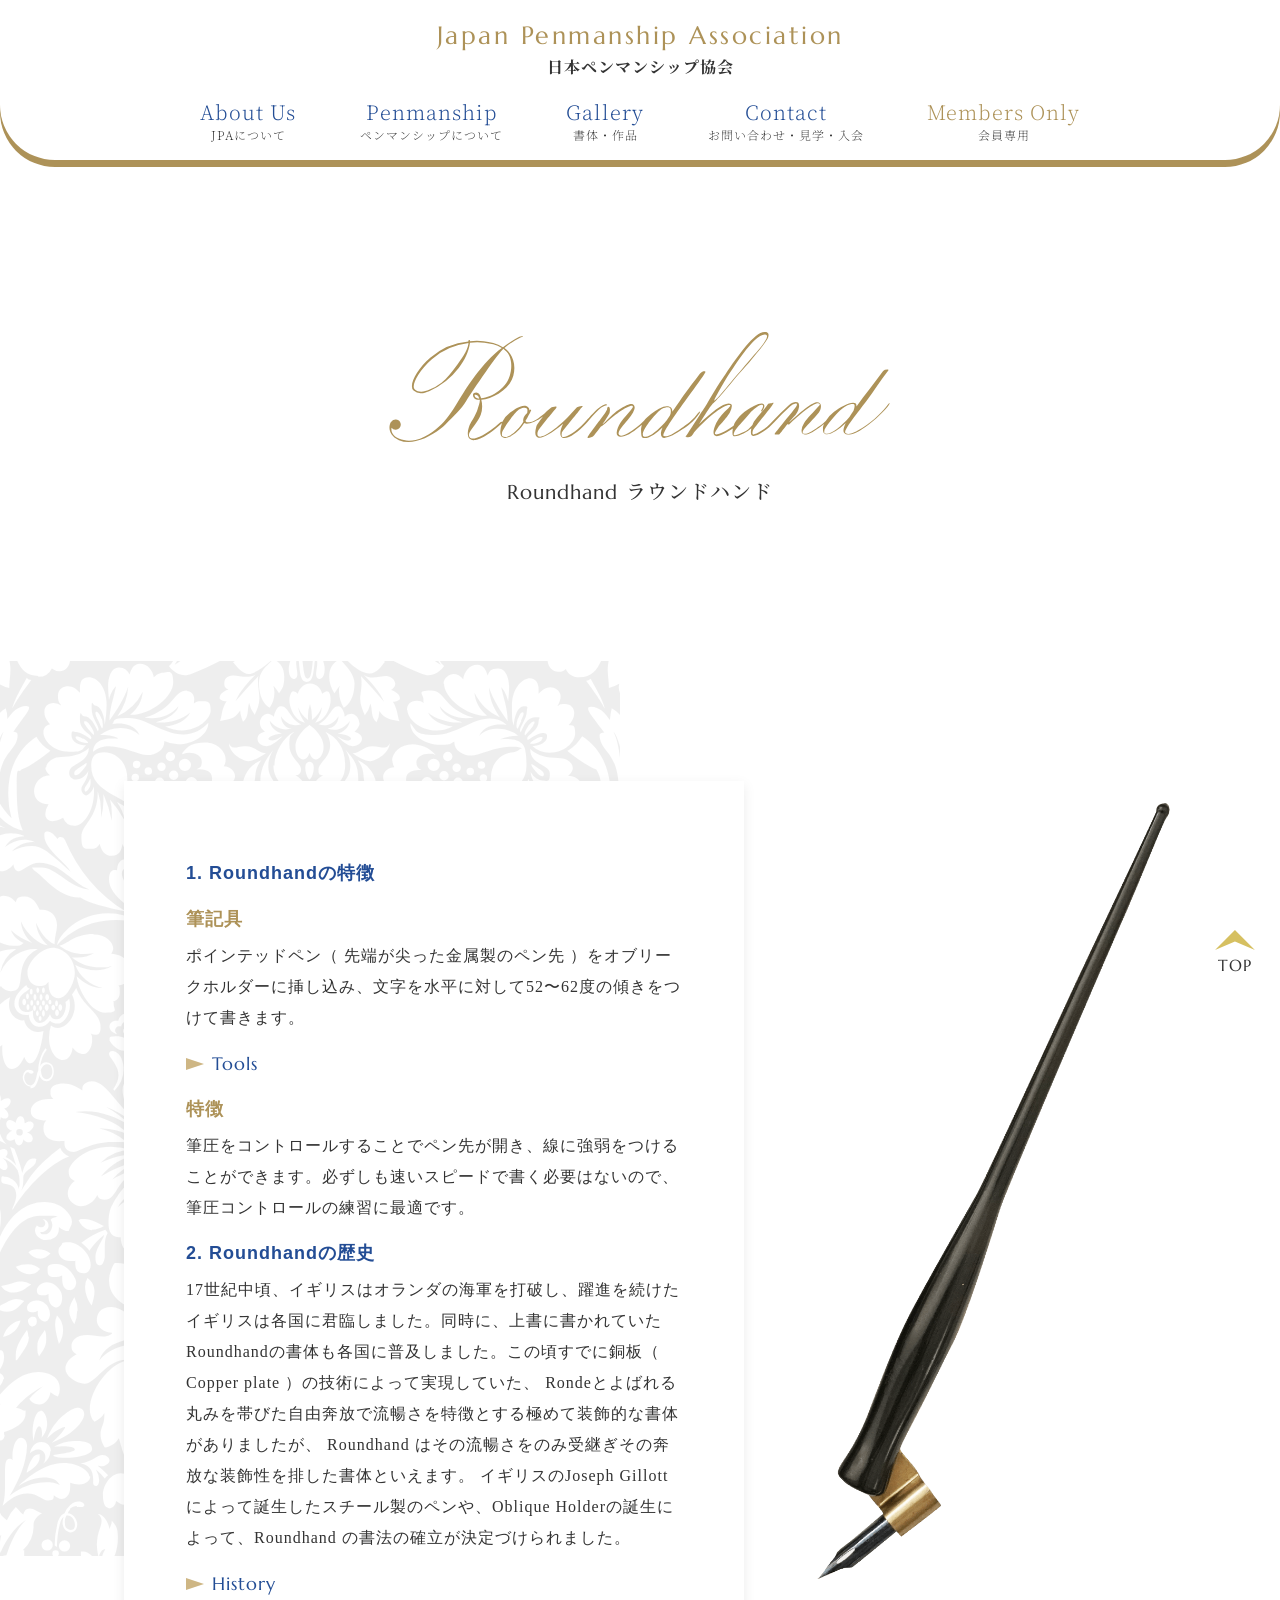
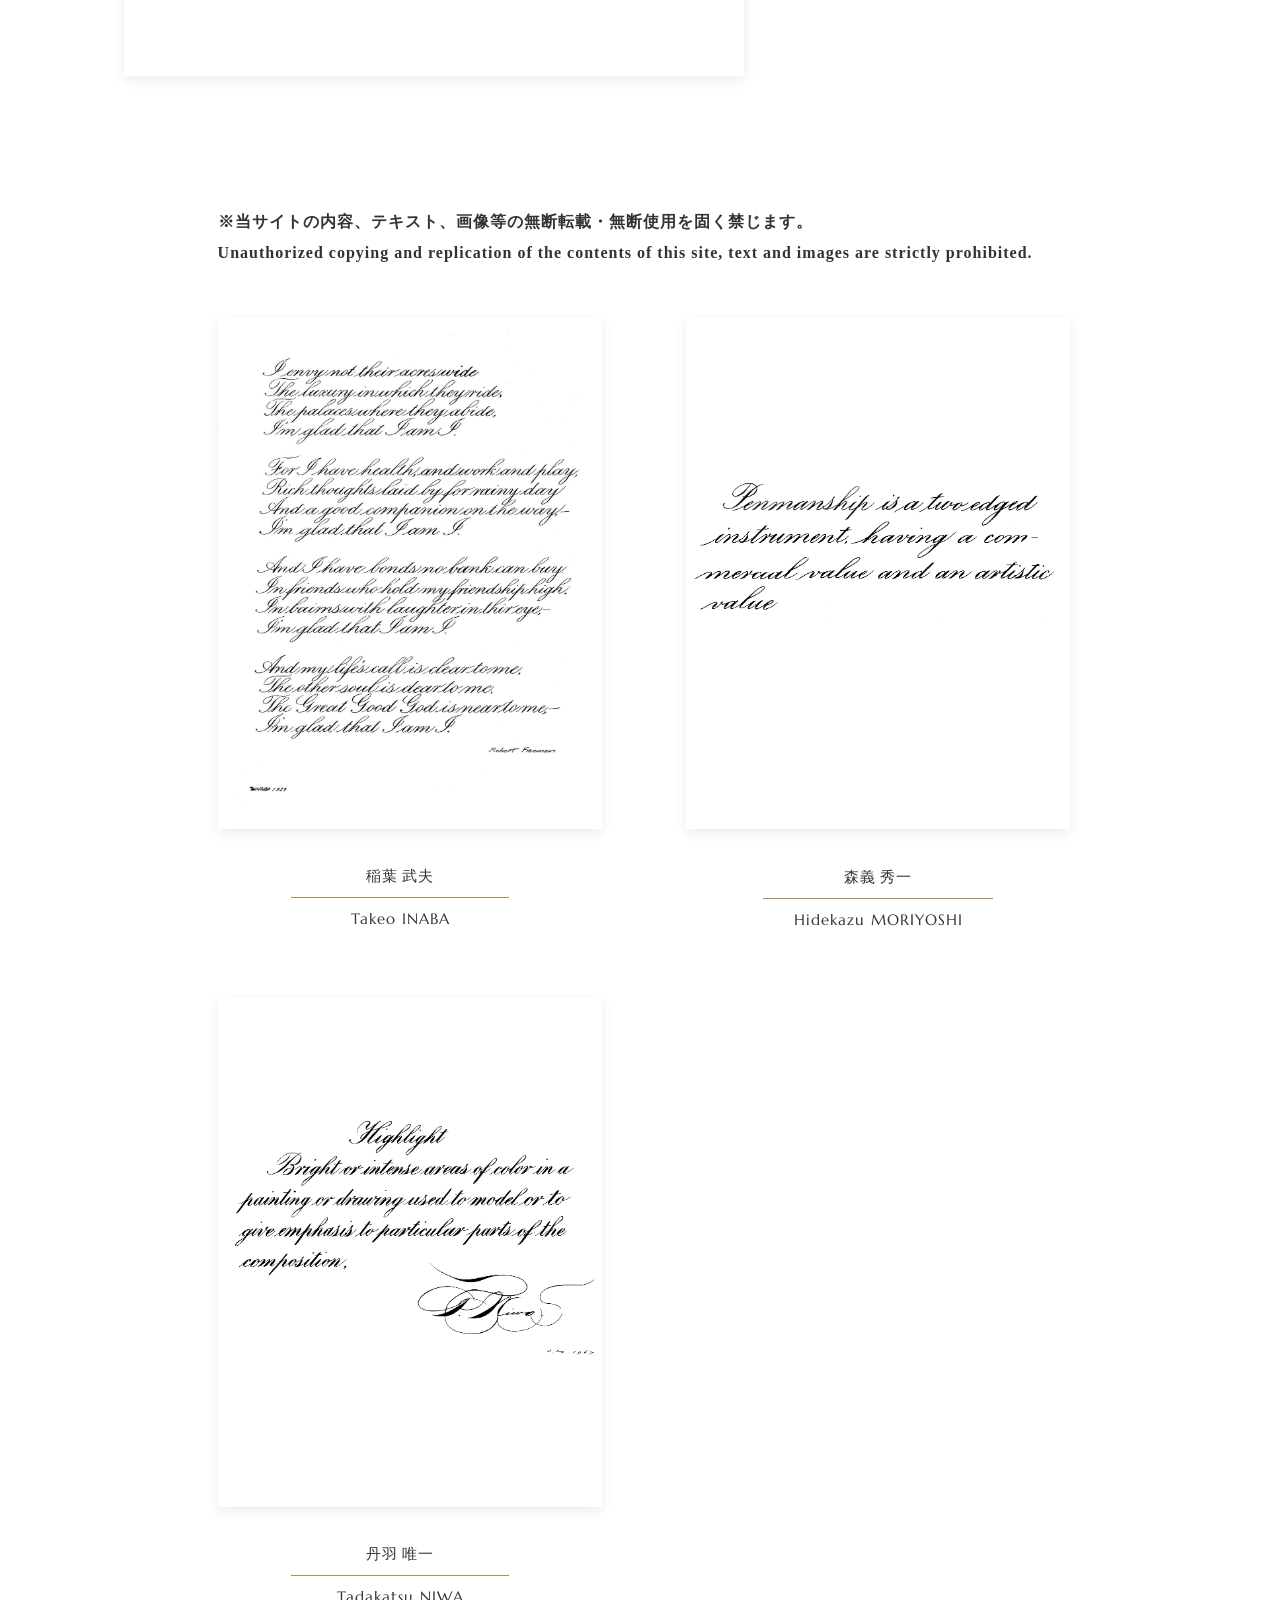
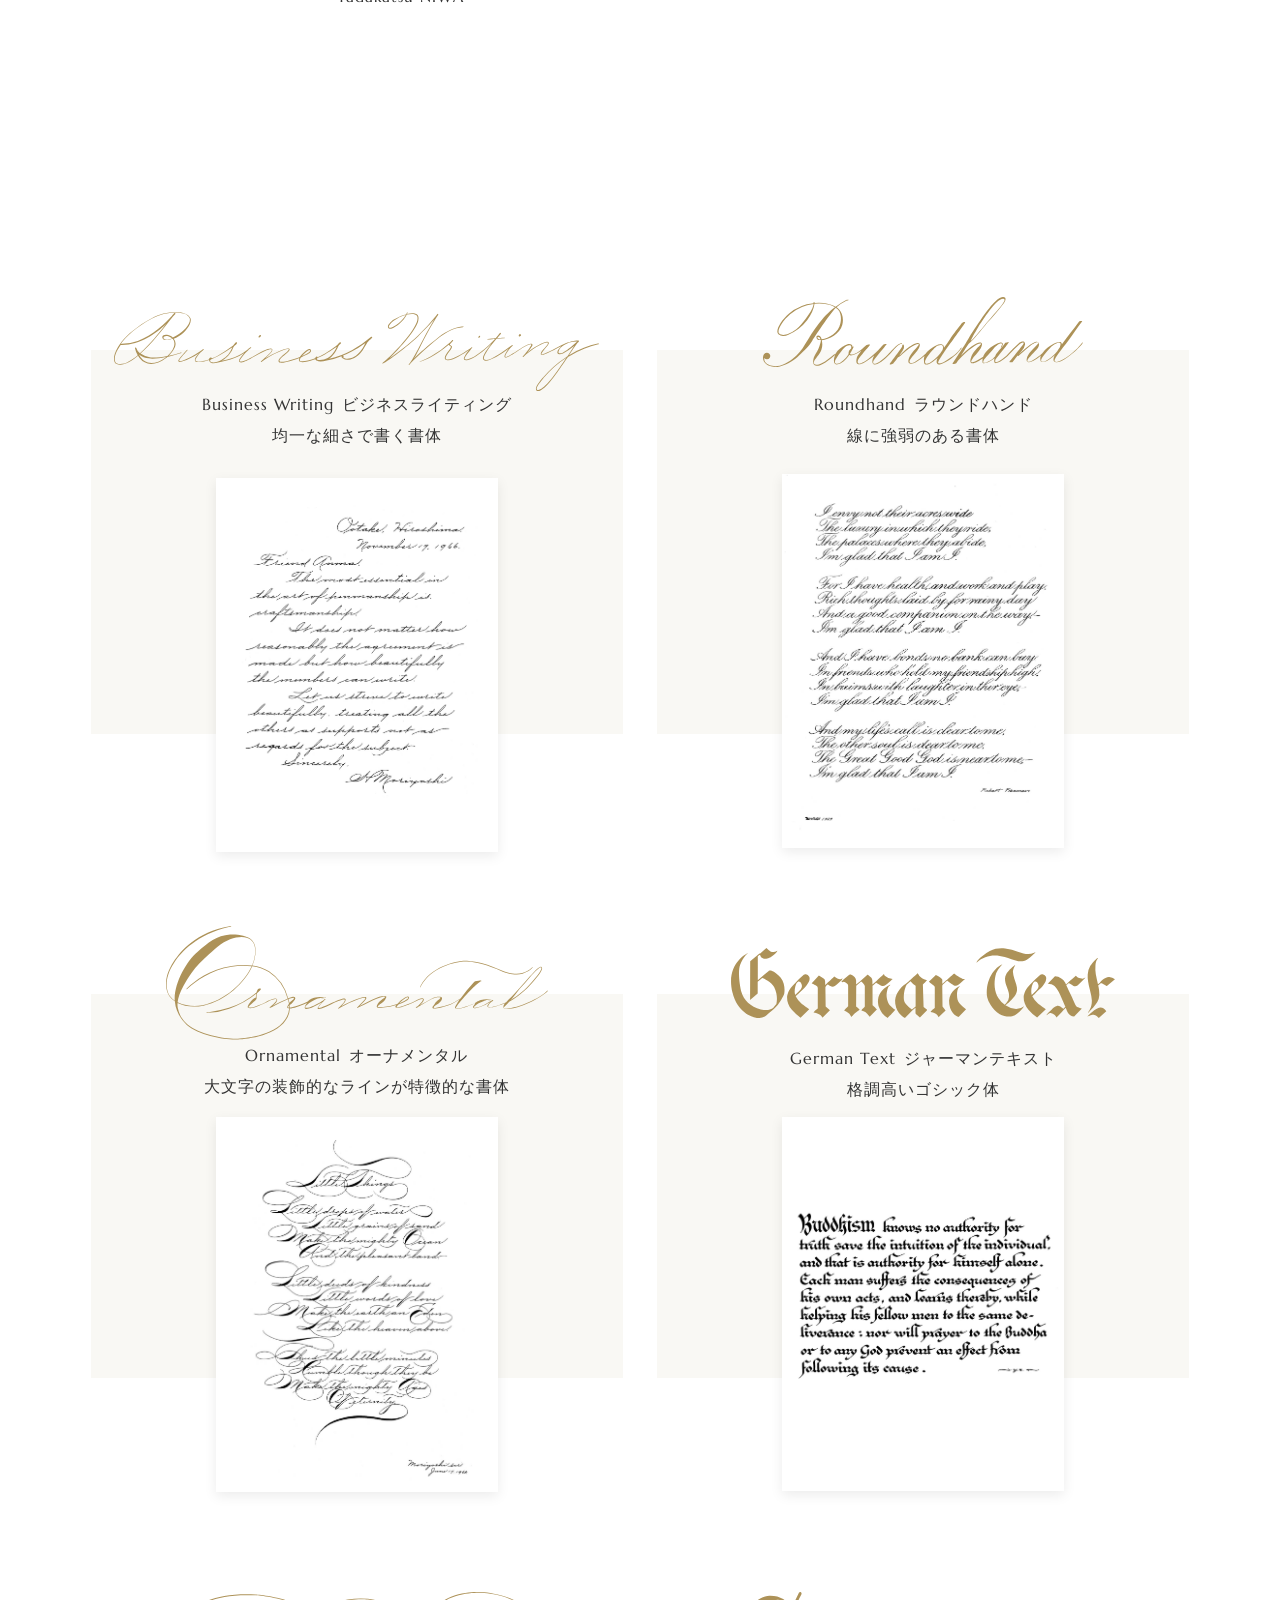
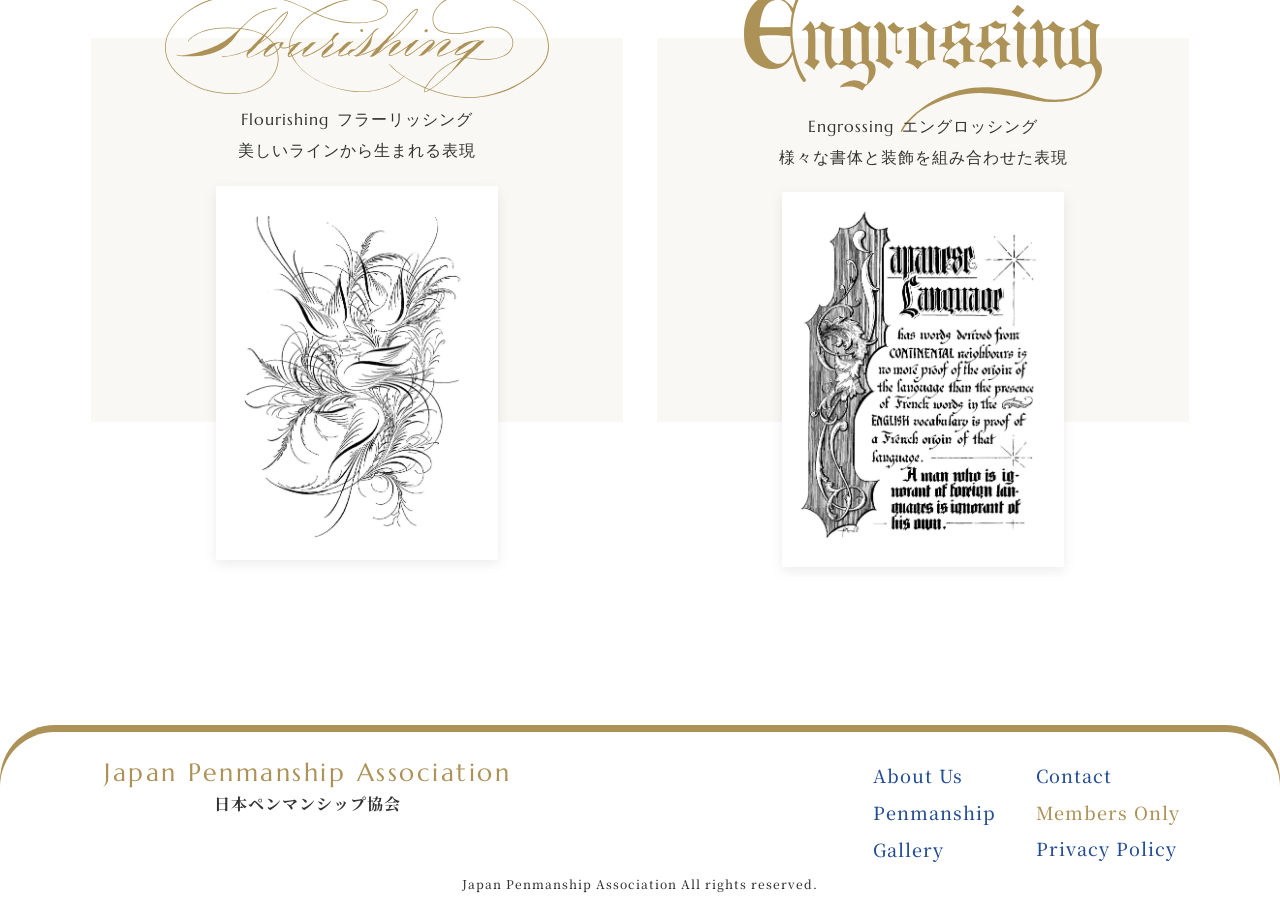
<file: raundhand.html>
<!DOCTYPE html>
<html lang="ja">

<head>
  <meta charset="UTF-8">
  <meta name="viewport" content="width = device-width, initial-scale=1, user-scalable=yes">
  <title>Japan Penmanship Association</title>
  <meta name="description" content="日本ぺンマンシップ協会は、幅広い方にペンマンシップに触れていただける活動を行っています。">
  <meta property="og:url" content="https://japanpenmanship.org">
  <meta property="og:title" content="Japan Penmanship Association" />
  <meta property="og:site_name" content="Japan Penmanship Association">
  <meta property="og:type" content="website">
  <meta property="og:locale" content="ja-JP">
  <meta property="og:image" content="https://japanpenmanship.org/images/ogp_jpa.jpg">
  <meta property="og:description" content="日本ぺンマンシップ協会は、幅広い方にペンマンシップに触れていただける活動を行っています。" />
  <meta name="twitter:card" content="summary" />
  <link href="images/favicon_jpa.png" rel="icon" type="image/x-icon" />
  <link rel="apple-touch-icon" href="image/apple-touch-icon_jpa.jpg">
  <!--fontplus-->
  <script src="https://webfont.fontplus.jp/accessor/script/fontplus.js?5AFE2XVIalM%3D&box=lZ8meDbXgCQ%3D&aa=1&ab=2"></script>
  <!--Googlefont-->
  <link rel="preconnect" href="https://fonts.googleapis.com"><link rel="preconnect" href="https://fonts.gstatic.com" crossorigin><link href="https://fonts.googleapis.com/css2?family=Marcellus&family=Noto+Serif+JP&display=swap" rel="stylesheet">

  <!--Animate.cssのCDN-->
  <link rel="stylesheet" href="https://cdnjs.cloudflare.com/ajax/libs/animate.css/4.0.0/animate.min.css">
  <!--CSS-->
  <link rel="stylesheet" href="css/reset.css">
  <link rel="stylesheet" href="css/common.css">
  <link rel="stylesheet" href="css/gallery.css">
</head>

<body>
  <header class="header">
    <h1 class="logo"><a href="index.html"><span>Japan Penmanship Association</span>日本ペンマンシップ協会</a></h1>
    <div id="openbtn" class="openbtn"><span></span><span></span><span></span></div>
    <nav id="g-nav">
      <ul>
        <li class="g-nav__top"><a href="index.html"><span>TOP</span></a></li>
        <li><a href="about.html"><span>About Us</span>JPAについて</a></li>
        <li><a href="penmanship.html"><span>Penmanship</span>ペンマンシップについて</a></li>
        <li><a href="penmanship.html#gallery"><span>Gallery</span>書体・作品</a></li>
        <li><a href="contact.html"><span>Contact</span>お問い合わせ・見学・入会</a></li>
        <li><a href="member.html">
            <div class="li_member">Members Only</div>会員専用
          </a></li>
      </ul>
    </nav>
  </header>

  <main class="gallery_content">
    <section class="top__title animate__animated animate__fadeInDown animate__delay-1s">
      <h2 class="each"><img src="images/gallery_Raundhand.svg" alt="Raundhand"></h2>
      <div class="top__title-name"> <span>Roundhand</span><br>ラウンドハンド</div>
    </section>


    <section class="top-lead">
      <div class="lead-image-sp">
        <img src="images/roundhand_tool.png" alt="筆記具">
      </div>
      <div class="lead-wrapper">
        <div class="lead">
          <div class="lead-detail">
            <h3 class="lead-title01">1. Roundhandの特徴</h3>
            <h4 class="lead-title02">筆記具</h4>
            <div class="lead-title03">ポインテッドペン（ 先端が尖った金属製のペン先 ）をオブリークホルダーに挿し込み、文字を水平に対して52〜62度の傾きをつけて書きます。</div>
            <a href="penmanship.html#tools">
              <div class="triangle-wrapper">
                <div class="triangle"></div>
                <div class="triangle-lead">Tools</div>
              </div>
            </a>

            <h4 class="lead-title04">特徴</h4>
            <p>
              筆圧をコントロールすることでペン先が開き、線に強弱をつけることができます。必ずしも速いスピードで書く必要はないので、筆圧コントロールの練習に最適です。
            </p>
            <h3 class="lead-title05">2. Roundhandの歴史</h3>
            <p>17世紀中頃、イギリスはオランダの海軍を打破し、躍進を続けたイギリスは各国に君臨しました。同時に、上書に書かれていたRoundhandの書体も各国に普及しました。この頃すでに銅板（ Copper plate ）の技術によって実現していた、 Rondeとよばれる丸みを帯びた自由奔放で流暢さを特徴とする極めて装飾的な書体がありましたが、 Roundhand はその流暢さをのみ受継ぎその奔放な装飾性を排した書体といえます。
              イギリスのJoseph Gillott によって誕生したスチール製のペンや、Oblique Holderの誕生によって、Roundhand の書法の確立が決定づけられました。
            </p>
            <a href="penmanship.html#history">
              <div class="triangle-wrapper">
                <div class="triangle"></div>
                <div class="triangle-lead">History</div>
              </div>
            </a>
          </div>
        </div>

        <div class="lead-image">
          <img src="images/roundhand_tool.png" alt="筆記具">
        </div>
      </div>

    </section>

    <section class="gallery-works">
      <h6 class="attention">
        ※当サイトの内容、テキスト、画像等の無断転載・無断使用を固く禁じます。<br>
        Unauthorized copying and replication of the contents of this site, text and images are strictly prohibited.
      </h6>

      <div class="works-wrapper">
        <div class="works">
          <div class="works-image img-protect"><img src="images/gallery_roundhand_inaba.jpg" alt="作品"
              class="img-protect__image"></div>
          <div class="works-name">
            <p class="name-ja">稲葉 武夫</p>
            <p class="name-eg">Takeo  INABA</p>
          </div>
        </div>

        <div class="works02">
          <div class="works-image img-protect"><img src="images/gallery_roudhand_moriyoshi.jpg" alt="作品"
              class="img-protect__image"></div>
          <div class="works-name">
            <p class="name-ja">森義 秀一</p>
            <p class="name-eg">Hidekazu  MORIYOSHI</p>
          </div>
        </div>
        <div class="works">
          <div class="works-image img-protect"><img src="images/gallery_roudhand_niwa.jpg" alt="作品"
              class="img-protect__image"></div>
          <div class="works-name">
            <p class="name-ja">丹羽 唯一</p>
            <p class="name-eg">Tadakatsu  NIWA</p>
          </div>
        </div>



       
      </div>
    </section>

    <!-- ＝＝＝＝＝Gallery＝＝＝＝＝ -->
    <section class="gallery">
      <div class="gallery__wrapper">
        <div class="penman01">
          <h3 class="name"><img src="images/type_Bussineswriting.svg" alt="Bussineswriting"></h3>
          <p class="name-lead"> <span>Business Writing</span>ビジネスライティング<br>均一な細さで書く書体</p>
          <div class="work">
            <a href="businesswriting.html">
              <img src="images/gallery_businesswriting_moriyoshi.jpg" alt="作品">
              <img src="images/work-hover2.png" alt="作品をみる">
            </a>
          </div>
        </div>
        <div class="penman02">
          <h3 class="name"><img src="images/type_Raundhand.svg" alt="Raundhand"></h3>
          <p class="name-lead"><span>Roundhand</span>ラウンドハンド<br>線に強弱のある書体</p>
          <div class="work">
            <a href="raundhand.html">
              <img src="images/gallery_roundhand_inaba.jpg" alt="作品">
              <img src="images/work-hover2.png" alt="作品をみる">
            </a>
          </div>
        </div>
      </div>
      <div class="gallery__wrapper">
        <div class="penman03">
          <h3 class="name"><img src="images/type_Ornamental.svg" alt="Ornamental"></h3>
          <p class="name-lead"> <span>Ornamental</span>オーナメンタル<br>大文字の装飾的なラインが特徴的な書体</p>
          <div class="work">
            <a href="ornamental.html">
              <img src="images/gallery_ornamental_moriyoshi01.jpg" alt="作品">
              <img src="images/work-hover2.png" alt="作品をみる">
            </a>
          </div>
        </div>
        <div class="penman04">
          <h3 class="name"><img src="images/type_Germantext.svg" alt="Germantext"></h3>
          <p class="name-lead"><span>German Text</span>ジャーマンテキスト<br>格調高いゴシック体</p>
          <div class="work">
            <a href="ornamental.html">
              <img src="images/gallery_germantext_nakano01.jpg" alt="作品">
              <img src="images/work-hover2.png" alt="作品をみる">
            </a>
          </div>
        </div>
      </div>

      <div class="gallery__wrapper">
        <div class="penman05">
          <h3 class="name"><img src="images/type_Flourishing.svg" alt="Flourishing"></h3>
          <p class="name-lead"> <span>Flourishing</span>フラーリッシング<br>美しいラインから生まれる表現</p>
          <div class="work">
            <a href="flourishing.html">
              <img src="images/gallery_flourishing_yamaguchi.jpg" alt="作品">
              <img src="images/work-hover2.png" alt="作品をみる">
            </a>
          </div>
        </div>

        <div class="penman06">
          <h3 class="name"><img src="images/type_Engrossing.svg" alt="Engrossing"></h3>
          <p class="name-lead"><span>Engrossing</span>エングロッシング<br>様々な書体と装飾を組み合わせた表現</p>
          <div class="work">
            <a href="engrossing.html">
              <img src="images/gallery_engrossing_moriyoshi.jpg" alt="作品">
              <img src="images/work-hover2.png" alt="作品をみる">
            </a>
          </div>
        </div>
      </div>
    </section>
    <div class="gallery-sp">
      <div class="content__card03">
        <a href="businesswriting.html">
          <div class="item-business">
            <div><img class="t-business" src="images/t-bussineswriting.svg" alt="businesswriting">
              <div>ビジネスライティング</div>
            </div>
            <div class="triangle"></div>
          </div>
        </a>
        <a href="raundhand.html">
          <div class="item-raundhand">
            <div><img class="t-raundhand" src="images/t-raundhand.svg" alt="raundhand">
              <div>ラウンドハンド</div>
            </div>
            <div class="triangle"></div>
          </div>
        </a>
        <a href="ornamental.html">
          <div class="item-ornamental">
            <div><img class="t-ornamental" src="images/t-ornamental.svg" alt="ornamental">
              <div>オーナメンタル</div>
            </div>
            <div class="triangle"></div>
          </div>
        </a>
        <a href="germantext.html">
          <div class="item-germantext">
            <div><img class="t-germantext" src="images/t-germantext.svg" alt="germantext">
              <div>ジャーマンテキスト</div>
            </div>
            <div class="triangle"></div>
          </div>
        </a>
        <a href="flourishing.html">
          <div class="item-flourishing">
            <div><img class="t-flourishing" src="images/t-flourishing.svg" alt="flourishing">
              <div>フラーリッシング</div>
            </div>
            <div class="triangle"></div>
          </div>
        </a>
        <a href="engrossing.html">
          <div class="item-engrossing">
            <div><img class="t-engrossing" src="images/t-engrossing.svg" alt="engrossing">
              <div>エングロッシング</div>
            </div>
            <div class="triangle"></div>
          </div>
        </a>
      </div>


    </div>

  </main>
  <footer>
    <div id="page-top">
      <a href="#"><img src="images/page-top.svg" alt="ページトップ">TOP</a>
    </div>
    <section class="footer">
      <div class="footer__wrapper">
        <h2 class="footer__logo"><a href="index.html"><span>Japan Penmanship Association</span>日本ペンマンシップ協会</a></h2>
        <div class="footer__nav">

          <div class="wrapper01">
            <ul>
              <li><a href="about.html">About Us </a></li>
              <li><a href="penmanship.html">Penmanship</a></li>
              <li><a href="penmanship.html#gallery">Gallery</a></li>
            </ul>
          </div>
          <div>
            <ul>
              <li><a href="contact.html">Contact</a></li>
              <li><a href="member.html">
                  <p>Members Only</p>
                </a></li>
              <li><a href="privacypolicy.html">Privacy Policy</a></li>
            </ul>
          </div>
        </div>
      </div>

      <small>Japan Penmanship Association All rights reserved.</small>
    </section>
  </footer>

  <!--JS-->
  <script src="https://code.jquery.com/jquery-3.6.1.min.js"
    integrity="sha256-o88AwQnZB+VDvE9tvIXrMQaPlFFSUTR+nldQm1LuPXQ=" crossorigin="anonymous"></script>
    <script src="slick/slick.js"></script>
  <script src="js/common.js"></script>

  <script>window.onload = function () {
      var imgProtects = document.getElementsByClassName('img-protect__image');
      for (var i = 0; i < imgProtects.length; i++) {
        // 右クリックを防止する
        imgProtects[i].addEventListener('contextmenu', function (e) {
          e.preventDefault();
        }, false);
        // ドラッグ＆ドロップを防止する
        imgProtects[i].addEventListener('dragstart', function (e) {
          e.preventDefault();
        }, false);
      }
    }
</script>
</body>

</html>
</file>
<file: css/common.css>
@charset "UTF-8";

/* CSS Document */
html {
  font-size: 62.5%;
  /* 16px * 62.5% = 10px */
  width: 100%;
  box-sizing: border-box;
}

body {
  max-width: 1440px;
  color: #333;
  /* RGB */
  font-family: "FOT-筑紫Aオールド明朝 Pr6 M";
  font-weight: 500;
  font-size: 1.6em;
  line-height: 3.1rem;
  letter-spacing: 0.1rem;
  text-align: center;
  margin: 0 auto;
  overflow-x: hidden;
  
}


a {
  text-decoration: none;
  color: #333;
  cursor: pointer;
}

a :hover {
  opacity: 0.7;
}


/* font 本番*/
/* font-family: "FOT-筑紫Aオールド明朝 Pr6 R";またはTsukuAOldMinPr6-R default
font-family: "FOT-筑紫Aオールド明朝 Pr6 M",'Noto Serif JP', serif;　　またはTsukuAOldMinPr6-M
font-family: "FOT-筑紫Aオールド明朝 Pr6 D",'Noto Serif JP', serif;　　またはTsukuAOldMinPr6-D
font-family: "OptimaNovaLTPro-Light",'Marcellus', serif;
font-family: "ZapfinoForteLTPro",'Marcellus', serif;
font-family: "PalatinoLTPro-Light",'Noto Serif JP', serif;
font-family: "Palatino",'Noto Serif JP', serif,'Noto Serif JP', serif;
font-family: "ZapfinoExtraLTPro";
font-family: 'Noto Serif JP', serif;
font-family: 'Marcellus', serif;
*/
/* ローカル
font-family:"Optima",'Marcellus', serif;
font-family: "Palatino",'Noto Serif JP', serif;  */


/* color */
/* color:#234D95;
color:#AD9258;
color:#F9F8F4;  背景下地
color:#F8F8F8;  グレー下地 */


/*========= ヘッダー ===============*/
.header {
  width: 100%;
  height: 140px;
  background-color: #FFFFFF;
  box-shadow: 0 7px 0 #AD9258;
  border-radius: 0 0 55px 55px;
  max-width: 1440px;
  padding-top: 20px;
}

.logo {
  /* width: 415px; */
  text-align: center;
  margin: 0 auto;
  font-family: "FOT-筑紫Aオールド明朝 Pr6 M",'Noto Serif JP', serif;
  font-size: 1.6rem;
}

.logo a {
  display: flex;
  list-style: none;
  flex-direction: column;
  text-decoration: none;


}

.logo span {
  font-family: "OptimaNovaLTPro-Regular",'Marcellus', serif;
  font-weight: 200;
  font-size: clamp(1.6rem, 3vw, 2.5rem);
  color: #AD9258;
  letter-spacing: 0.25rem;
}


.header__top-logo {
  position: absolute;
  top: 15px;
  left: 30px;
  width: 115px;
}

.g-nav__top {
  display: none;
}


.header ul {
  display: flex;
  justify-content: space-between;
  flex: 1;
  list-style: none;
  max-width: 880px;
  margin: 0px auto;
  padding-top: 15px;
}

.header ul li a {
  display: flex;
  list-style: none;
  flex-direction: column;
  text-decoration: none;
  font-family: "FOT-筑紫Aオールド明朝 Pr6 M",'Noto Serif JP', serif;
  font-weight: 200;
  font-size: 1.2rem;
  color: #333;
  line-height: normal;
}

.header ul li a span {
 font-family: "PalatinoLTPro-Light",'Noto Serif JP', serif;
  font-size: 2.0rem;
  color: #234D95;
  letter-spacing: 0.1rem;
}

.li_member {
 font-family: "PalatinoLTPro-Light",'Noto Serif JP', serif;
  font-size: 2.0rem;
  color: #AD9258;
  letter-spacing: 0.1rem;
}


/*========= フッター 1000で切り替え===============*/
.footer {
  width: 100%;
  height: 155px;
  box-shadow: 0 -7px 0 #AD9258;
  background-color: #FFFFFF;
  border-radius: 55px 55px 0 0;
  max-width: 1440px;
  margin: 80px auto 0 auto;

}

.footer__wrapper {
  display: flex;
  max-width: 1100px;
  padding: 0 100px;
  justify-content: space-between;
  margin: 0 auto;

}

.footer__logo {
  width: 415px;
  text-align: center;
  margin: 0 auto 0 0;
  padding-top: 25px;
  font-family: "FOT-筑紫Aオールド明朝 Pr6 D",'Noto Serif JP', serif;
  font-size: 1.6rem;
}

.footer__logo a {
  display: flex;
  list-style: none;
  flex-direction: column;
  text-decoration: none;
}

.footer__logo span {
  font-family: "OptimaNovaLTPro-Regular",'Marcellus', serif;
  font-weight: 200;
  font-size: 2.5rem;
  color: #AD9258;
  letter-spacing: 0.25rem;
}

.footer__nav{
  display: flex;
  max-width: 350px;
}
.footer ul {
  display: block;
  list-style: none;
  line-height: 2.0;
  text-align: left;
  max-width: 880px;
  margin: 0 0 0 auto;
  padding-top: 25px;
}

.wrapper01 {
  padding-right: 40px;
}

.footer ul li a {
  height: 45px;
 font-family: "PalatinoLTPro-Light",'Noto Serif JP', serif;
  font-size: 1.8rem;
  color: #234D95;
  letter-spacing: 0.1rem;
  /* margin-bottom: 20px; */
}
.footer ul li :hover{
  opacity: 0.7;
}

.footer ul li  a p{
 font-family: "PalatinoLTPro-Light",'Noto Serif JP', serif;
  color: #AD9258;
}


small {
 font-family: "PalatinoLTPro-Light",'Noto Serif JP', serif;
  font-size: 1.2rem;
  letter-spacing: 0.1rem;
}

.br-pc{
  display: block;
}
.br-sp{
  display: none;
}
@media(max-width:1024px) {
  .br-pc {
    display: block;
  }

  .br-sp {
    display: none;
  }
}

@media(max-width:768px) {
  .br-pc {
    display: none;
  }
  .br-sp{
    display: block;
  }
}

/*========= メイン ===============*/
.main {
  background-color: #FFFFFF;
  /* margin-bottom: 80px; */
}

/* @media(min-width:1100px){
  .main{
  margin-bottom: 100px;
  }
}  */

/*========= ボタン =========*/
.btn {
  /*ボタンの形状*/
  display: flex;
  color: #fff;
  height: 50px;
  width: 190px;
  align-items: center;
  justify-content: center;
  margin: 50px auto 0 auto;

 font-family: "PalatinoLTPro-Light",'Noto Serif JP', serif;
  font-size: 2.0rem;
  border-radius: 100px;
  letter-spacing: 0.15rem;
  text-decoration: none;
  outline: none;
  /*背景の色と形状*/
  background: linear-gradient(-270deg, #001650 20%, #030e2b 30%, #094484 60%, #69a3d2 100%);
  background-position: 50%;
  background-size: 200% auto;
  /*アニメーションの指定*/
  transition: all 0.3s ease-out;
  box-shadow: rgba(0, 0.1, 0, 0.1) 0px 3px 5px;
}
.btn p{
  margin-top: 3px;
}
/*hoverした際の、背景の場所とテキスト色の変更*/
.btn:hover {
  color: #fff;
  background-position: 99% 50%;
}

.btn:active {
  transform: translateY(6px);
  -ms-transform: translateY(6px);
  -webkit-transform: translateY(6px);
}
/* ＝＝＝ページトップ＝＝＝ */

#page-top {
  display: flex;
  justify-content: center;
  align-items: center;
  background: #fff;
  width: 50px;
  height: 60px;
  text-align: center;
  text-transform: uppercase;
  text-decoration: none;
  font-family:"Optima",'Marcellus', serif;
  transition: all 0.3s;
  z-index: 99999;
  position: fixed;
	right: 20px;
	bottom:20px;
    /*はじめは非表示*/
	opacity: 0;
	transform: translateY(100px);
}

#page-top img{
  width: 40px;
  position: relative;
  top: 10px;
}
#page-top a:hover{
	opacity: 0.7;
}

/*　上に上がる動き　*/

#page-top.UpMove{
	animation: UpAnime 0.5s forwards;
}
@keyframes UpAnime{
  from {
    opacity: 0;
	transform: translateY(100px);
  }
  to {
    opacity: 1;
	transform: translateY(0);
  }
}

/*　下に下がる動き　*/

#page-top.DownMove{
	animation: DownAnime 0.5s forwards;
}
@keyframes DownAnime{
  from {
  	opacity: 1;
	transform: translateY(0);
  }
  to {
  	opacity: 1;
	transform: translateY(100px);
  }
}





@media(max-width:1024px) {

  /*1024以下*/
  .header {
    width: 100%;
    height: 80px;
    border-radius: 0 0 45px 45px;
    padding-top: 20px;
  }

  .logo {
    /* width: 100%; */
    text-align: left;
    padding: 0 10%;
    margin: 0 auto 0 0;
    /* margin: 0 auto;
    font-family: "FOT-筑紫Aオールド明朝 Pr6 D";
    font-size: 1.6rem; */
  }

  .footer {
    height: 300px;
    border-radius: 45px 45px 0 0;
  }

  .footer__wrapper {
    display: block;
    margin: 0 auto;
    padding: 0 5%;
    justify-content: unset;
  }
.footer__nav{
  margin: 0 auto;
  justify-content: center;
}
  .footer__logo {
    width: 100%;
    margin: 0 auto;
    padding-top: 30px;
  }

  .footer ul {
    text-align: center;

    justify-content: center;
    margin: 0 auto;
    padding-top: 25px;
  }

  .li_wrapper {
    padding-right: 40px;
  }

  /*========= ナビゲーション ===============*/
  #g-nav {
    margin: 0 auto;
    /*position:fixed;にし、z-indexの数値を小さくして最背面へ*/
    position: fixed;
    z-index: -1;
    opacity: 0;
    /*はじめは透過0*/
    /*ナビの位置と形状*/
    top: 0;
    width: 100%;
    height: 100vh;
    /*ナビの高さ*/
    background: rgba(0, 0, 0, 0.9);
    /*動き*/
    transition: all 0.3s;
  }

  .g-nav__top {
    display: block;
  }

  /*アクティブクラスがついたら透過なしにして最前面へ*/
  #g-nav.panelactive {
    opacity: 1;
    z-index: 999;
  }

  /*ナビゲーション*/
  #g-nav ul {
    display: none;
    /*ナビゲーション天地中央揃え*/
    position: absolute;
    z-index: 999;
    top: 45%;
    left: 50%;
    transform: translate(-50%, -50%);
  }

  #g-nav.panelactive ul {
    display: block;
  }

  #g-nav ul li a {
    color: #fff;
    text-decoration: none;
    padding: 20px 10px;
    display: block;
    border-bottom: solid #D6C061 1px;
    display: flex;
    list-style: none;
    flex-direction: column;
    text-decoration: none;
    font-family: "FOT-筑紫Aオールド明朝 Pr6 M",'Noto Serif JP', serif;
    font-size: 1.2rem;
    line-height: normal;
  }

  #g-nav ul li a span {
   font-family: "PalatinoLTPro-Light",'Noto Serif JP', serif;
    font-size: 2.0rem;
    color: #fff;
    letter-spacing: 0.1rem;
  }

  .li_member {
   font-family: "PalatinoLTPro-Light",'Noto Serif JP', serif;
    font-size: 2.0rem;
    color: #D6C061;
    letter-spacing: 0.1rem;
  }

  /*========= ハンバーガーボタン===============*/
  .openbtn {
    position: fixed;
    cursor: pointer;
    top: 4%;
    right: 17%;
    display: inline-block;
    transition: all .4s;
    position: absolute;
    z-index: 1000;
  }

  /*ボタン内側*/
  .openbtn span {
    display: inline-block;
    transition: all .4s;
    /*アニメーションの設定*/
    position: absolute;
    height: 1px;
    background: #234D95;
  }

  .openbtn span:nth-of-type(1) {
    width: 40px
  }

  .openbtn span:nth-of-type(2) {
    width: 40px;
    top: 10px;
  }

  .openbtn span:nth-of-type(2)::after {
    content: "Menu";
    position: absolute;
    top: 0px;
    left: 0px;
    color: #234D95;
    font-size: 1.2rem;
   font-family: "PalatinoLTPro-Light",'Noto Serif JP', serif;
    text-transform: uppercase;
  }

  /*activeクラスが付与されると線が回転して×になり、Menu⇒Closeに変更*/
  .openbtn.active span:nth-of-type(1) {
    top: 9px;
    left: -3px;
    transform: translateY(6px) rotate(-30deg);
    width: 43px;
    background: #fff;
  }

  .openbtn.active span:nth-of-type(2) {
    top: 20px;
    left: -2px;
    transform: translateY(-6px) rotate(30deg);
    width: 43px;
    background: #fff;
  }

  .openbtn.active span:nth-of-type(2)::after {
    content: "Close";
    /*2つ目の要素のafterにClose表示を指定*/
    transform: translateY(0) rotate(-30deg);
    top: 10px;
    left: 14px;
    color: #fff;
    font-size: 1.2rem;
   font-family: "PalatinoLTPro-Light",'Noto Serif JP', serif;
    text-transform: uppercase;
  }
}

@media(max-width:768px) {
  .openbtn {
    top: 22px;
  }
  .header {
    height: 75px;
    border-radius: 0 0 20px 20px;
    box-shadow: 0 5px 0 #AD9258;
    padding-top: 10px;
  }

  .logo {
    line-height: 1.5;
    margin-top: 3px;
  }

  .logo span {
    letter-spacing: 0.15rem;
  }

  .footer {
    border-radius: 20px 20px 0 0;
    box-shadow: 0 -5px 0 #AD9258;
  }

  .footer__logo {
    /* width: 270px; */
    text-align: center;
    margin: 0 auto 0 0;
    padding-top: 15px;
    /* font-family: "FOT-筑紫Aオールド明朝 Pr6 D";
    font-size: 1.6rem; */
  }

  /* .footer__logo a{
    display: flex;
    list-style: none;
    flex-direction: column;
    text-decoration: none;
  
    
  } */
  .footer__logo span {
    /* font-family: "Optima",'Marcellus', serif;
    font-weight: 200; */
    font-size: 1.8rem;
    padding-top: 20px;
    /* color: #AD9258; */
    letter-spacing: 0.15rem;
  }

  .footer ul li {
    height: 45px;
   font-family: "PalatinoLTPro-Light",'Noto Serif JP', serif;
    font-size: 1.6rem;
    color: #234D95;
    letter-spacing: 0.1rem;
    /* margin-bottom: 20px; */
  }
}

@media(max-width:500px) {
  .logo {
    padding: 0 7%;
    margin-top: 5px;
  }
}
</file>
<file: css/top.css>
@charset "UTF-8";
.top{
    background-image: url(../images/top_pc_image.jpg);
    background-size: cover;
    background-repeat: no-repeat;
    height: 770px;
    width: 100%;
    max-width: 1440px;
    position: relative;
    margin-bottom:145px ;
}
@media screen and (max-width: 1024px)  {
  .top{
    background-position: 45%;
  }
}
 @media screen and (max-width: 768px)  {
    .top{
      background-image: url(../images/top_sp-768.jpg);
      height: 650px;
      background-position: 52% 0%;
      margin-bottom: 100px;
    }
  
}
.main__title-sp{
  display: none;
}

.image-logo img{
    position: absolute;
    width: 100%;
    max-width: 1100px;
    top: 60%;
    left: 50%;
    transform: translate(-50%,-50%);
}
.image-logo{
  animation-delay:
    0.5s;
  }

.fadeIn{
  animation-name: fadeInAnime;
  animation-duration:3.5s;
  animation-fill-mode:forwards;
  opacity:0;
  }
  
  @keyframes fadeInAnime{
  
    from {
      opacity: 0;
    }
  
    to {
      opacity: 1;
    }
  }
  



/* ＝＝＝＝スクロール＝＝＝＝＝ */
.scrolldown1{
display: inline-block;
  position: absolute;
  right: 40px;
  bottom: 0;
  z-index: 2;
  padding: 10px 10px 80px;
  overflow: hidden;
  color: #fff;
  font-size: 14px;
  font-family: "Palatino",'Noto Serif JP', serif;
  line-height: 2.3;
  letter-spacing: .2em;
  /* text-transform: uppercase; */
  text-decoration: none;
  writing-mode: vertical-lr;
}

/* 線の描写 */
.scrolldown1::after{
content: "";
  /*描画位置*/
position: absolute;
top: 0;
  /*線の形状*/
width: 1px;
height: 100px;
background: #eee;
  /*線の動き1.4秒かけて動く。永遠にループ*/
animation: pathmove 2.5s ease-in-out infinite;
opacity:0;
}

/*高さ・位置・透過が変化して線が上から下に動く*/
@keyframes pathmove{
0%{
  height:0;
  top:0;
  opacity: 0;
}
30%{
  height:80px;
  opacity: 1;
}
100%{
  height:0;
  top:140px;
  opacity: 0;
}
}

.main__title{
    max-width: 700px;
    display: flex;
    flex-direction: column;
    text-decoration: none;
    font-family: "FOT-筑紫Aオールド明朝 Pr6 D",'Noto Serif JP', serif;
    font-size: clamp(16px, 2vw, 25px);
    color: #333;
    line-height: normal;
    letter-spacing: 0.2rem;
    margin: 0 auto 85px auto;
  }
  .main__title span{
    
    font-family: "OptimaNovaLTPro-Light",'Marcellus', serif;
    font-weight: 400;
    font-size: clamp(25px, 4vw, 45px);
    letter-spacing: 0.25rem;
    color: #AD9258;
  }
  .main__lead-ja{
    max-width: 720px;
    display: flex;
    flex-direction: column;
    margin: 0 auto;
    padding: 0 30px;
    font-family: "FOT-筑紫Aオールド明朝 Pr6 D",'Noto Serif JP', serif;
    font-size: 1.8rem;
    line-height: 2.2;
  }
  .main__lead-ja span{
    padding-bottom: 30px;
  }
  .main__lead-eg{
    max-width: 720px;
    display: flex;
    flex-direction: column;
    margin: 0 auto;
    padding: 0 30px;
    font-family: "PalatinoLTPro-Light",'Noto Serif JP', serif;
    font-size: 1.6rem;
    line-height: 2;
    letter-spacing: 0.1rem;
    text-align: left;
  }
  .main__lead-eg span{
    padding-bottom: 20px;
    margin-top: 30px;
  }

  /* ＝＝＝＝＝content＝＝＝＝＝ */
  .content{
    margin: 150px auto -71px auto;
    padding: 0 5%;
  }
  .content__wrapper{
    display: flex;
    max-width: 1100px;
    /* height: 100vh; */
    margin: 0 auto;
  }
  .content__image{
    background-image: url(..//images/sozai01.png);
    background-repeat: repeat-y;
    width: 250px;
    /* height: 100vh; */
    background-position: top;
    background-size: cover;
  }
.content__box{
  
  margin-left: 5%;
 
}
.content__box ul{
  max-width: 700px;
}
.content__box ul li{
  list-style: none;
  background-color: #F8F8F8;
  margin-bottom: 65px;
  padding: 0px 50px 50px 70px;
  text-align: left;
}
.content__title{
  position: relative;
  top:-20px;
  text-align: left;
  font-family: "OptimaNovaLTPro-Light",'Marcellus', serif;
  font-size: 4.0rem;
  letter-spacing: 0.15rem;
  color: #AD9258;
}
.content__title span{
  font-family: "FOT-筑紫Aオールド明朝 Pr6 D",'Noto Serif JP', serif;
  font-size: 1.8rem;
  padding-left: 15px;
  color: #333;
  letter-spacing: unset;
}
.content__lead{
  text-align: left;
  max-width: 400px;
}
/*矢印が右に移動する*/
.btn-arrows{
  position: relative;
  display: inline-block;
  padding: 0 20px 0 0;
  text-decoration: none;
  outline: none;
  font-family: "PalatinoLTPro-Light",'Noto Serif JP', serif;
  color: #234D95;
  text-align: left;
  margin: 25px 0 50px 0;
}

/*矢印と下線の形状*/
.btn-arrows::before{
  content: '';
  /*絶対配置で下線の位置を決める*/
position: absolute;
  bottom:-1px;
  left:15%;
  /*下線の形状*/    
  width: 85%;
  height: 1px;
background:#AD9258;
  /*アニメーションの指定*/
  transition: all .3s;
}

.btn-arrows::after{
  content: '';
  /*絶対配置で矢印の位置を決める*/
position: absolute;
  bottom:3px;
  right:-2px;
  /*矢印の形状*/    
  width: 15px;
  height:1px;
background:#AD9258;
  transform: rotate(35deg);
  /*アニメーションの指定*/
  transition: all .3s;
}

/*hoverした際の移動*/
.btn-arrows:hover::before{
  left:19%;
}

.btn-arrows:hover::after{
  right:-6%;
}


.content__card01,.content__card02,.content__card03,.content__card04{
display: flex;
flex-wrap: wrap;
/* grid-template-columns: 1fr 1fr; */
gap: 12px;
grid-template: 230px;
/* padding-left: 30%; */
}
.item{
  width: 230px;
  height: 75px;
  box-sizing: border-box;
  border: solid #999999 1px;
  padding: 20px;
  background-color: #FFFFFF;
}
.content__card02 >.item01{
  width: 230px;
  height: 75px;
  box-sizing: border-box;
  border: solid #999999 1px;
  background-color: #FFFFFF;
  font-family: "FOT-筑紫Aオールド明朝 Pr6 D",'Noto Serif JP', serif;
  font-size: 1.8rem;
  letter-spacing: 0.1rem;
  padding: 10px 20px 20px 20px;
}
.content__card02 >.item01>.item-wrapper{
  font-family: "FOT-筑紫Aオールド明朝 Pr6 D",'Noto Serif JP', serif;
  color: #234D95;
  line-height: 1.4;
  align-items: unset;
}
.content__card02 >.item01>.item-wrapper>.triangle{
  margin-top: 20px;
}

.t-business{
  width: 165px;
}
.t-raundhand{
  width: 130px;
}
.t-ornamental{
  width: 145px;
  margin-bottom: -2px;
  margin-top: -4px;
}
.t-germantext{
  width: 145px;
}
.t-flourishing{
  width: 150px;
  margin-bottom: 2px;
}
.t-engrossing{
  width: 135px;
  margin-bottom: -18px;
}
/* .t-ornamental{

} */
.item-business,.item-raundhand,.item-ornamental,.item-germantext,.item-flourishing,.item-engrossing{
  width: 230px;
  height: 75px;
  box-sizing: border-box;
  border: solid #999999 1px;
  text-align: center;
  background-color: #FFFFFF;
  display: flex;
  justify-content: space-between;
  align-items: baseline;
  line-height: 1.2;
  font-family: "FOT-筑紫Aオールド明朝 Pr6 D",'Noto Serif JP', serif;
  font-size: 1.3rem;
  letter-spacing: 0;
  color: #333;
}
.item-business{
  padding: 15px 20px 10px 10px;
}
.item-raundhand,.item-germantext{
  padding: 10px 20px 10px 30px;
  align-items: center;
  line-height: 1.5;
}
.item-germantext{
  padding: 10px 20px 10px 25px;
  align-items: center;
  line-height: 1.5;
}
.item-ornamental,.item-flourishing{
  padding: 5px 20px 10px 20px;
  line-height: 0.3;
  align-items: center;
}
.item-engrossing{
  padding: 10px 20px 10px 30px;
  /* line-height: 0.1; */
  align-items: center;
}
.item-t>.triangle{
  margin-top: 15px;
}
.item a{
  font-family: "FOT-筑紫Aオールド明朝 Pr6 D",'Noto Serif JP', serif;
  font-size: 1.8rem;
  letter-spacing: 0.1rem;
  color: #234D95;
}
.item :hover{
 opacity: 0.5;
}
.item01 :hover{
  opacity: 0.5;
 }
 a :hover{
  opacity: 0.7;
 }

.item-wrapper{
  display: flex;
  justify-content: space-between;
  align-items: baseline;
}
.triangle {
  width: 0;
  height: 0;
  border-style: solid;
  border-top: 6px solid transparent;
  border-bottom: 6px solid transparent;
  border-left: 18px solid #CEB684;
  border-right: 0;
}


@media screen and (max-width: 975px) {
  .main__lead-ja{
    text-align: left;
    padding: 0 7%;
  }
  .main__lead-eg{
    padding: 0 7%;
  }
  .content{
    padding: 0 7%;
  }
  .content__box{
    max-width: 450px;
  }
  .content__image{
  background-image: url(..//images/sozai01-975.png);
  width: 30%;
  /* height: 100vh; */
}
.concept__lead{
  max-width: 350px;
}
.content__title{
  display: flex;
  flex-direction: column;
  line-height: 1.2;
  top: -35px;
}
.content__title span{
  padding-left: unset;
}
}
@media screen and (max-width: 750px){
  .content__image{
    display: none;
  }
  .content__box{
    margin-left: unset;
    max-width: unset;
  }
  .content__box ul li {
    padding: 0 35px 35px 35px;
  }
  
} 
@media screen and (max-width: 500px){
.image-logo img{
  top:45%;
  }
  .scrolldown1{
	right:38%;
  padding: 10px 10px 60px;
    }
    
    
.main__title{
  display: none;
}
.main__title-sp{
  display: block;
  /* width: 400px; */
  display: flex;
  flex-direction: column;
  text-decoration: none;
  font-family: "FOT-筑紫Aオールド明朝 Pr6 D",'Noto Serif JP', serif;
  font-size:16px;
  color: #fff;
  line-height: normal;
  letter-spacing: 0.2rem;
  margin: 0 auto 85px auto;
  position: absolute;
  top: 65%;
  left: 50%;
  margin-right: -50%;
  transform: translate(-50%, -50%) 
}
.main__title-sp span{
  
  font-family: "OptimaNovaLTPro-Light",'Marcellus', serif;
  font-size: 18px;
  letter-spacing: 0.15rem;
  color: #fff;
}
.main__lead-ja {
  font-size: 1.6rem;
}
.content__title span{
  font-size: 1.6rem;
}
.content__box ul li {
  padding: 0 25px 45px 25px;
}
}
</file>
<file: css/member-single.css>
@charset "UTF-8";

.br-sp {
  display: none;
}

.member {
  width: 100%;
  max-width: 1440px;
  margin: 150px auto 80px auto;
}

.top {
  padding: 0 7%;
}

.top__title {
  display: flex;
  flex-direction: column;
  font-family: "FOT-筑紫Aオールド明朝 Pr6 M", 'Noto Serif JP', serif;
  font-size: 1.8rem;
}

.fadeIn {
  animation-name: fadeInAnime;
  animation-duration: 2s;
  animation-fill-mode: forwards;
  opacity: 0;
}

@keyframes fadeInAnime {
  from {
    opacity: 0;
  }

  to {
    opacity: 1;
  }
}

.top__title span {
  font-family: "OptimaNovaLTPro-Light", 'Marcellus', serif;
  font-weight: 400;
  font-size: clamp(35px, 5vw, 71px);
  letter-spacing: 0.25rem;
  line-height: 1.1;
  color: #234D95;
  padding-bottom: 25px;
}

.news {
  max-width: 1100px;
  margin: 100px auto 0 auto;
  padding: 0 7%;
}

h3 {
  font-size: 2.0rem;
  color: #234D95;
  font-family: "FOT-筑紫Aオールド明朝 Pr6 D", 'Noto Serif JP', serif;
}

.news__wrapper {
  margin-top: 40px;
  max-width: 1100px;
  border: #AD9258 solid 1px;
}

.news__content {
  padding: 7% 10%;
  text-align: left;
}

.news__content time {
  font-family: Arial, Helvetica, sans-serif;
  color: #234D95;
}

.news__content-title {
  margin: 60px 0;
  font-family: "FOT-筑紫Aオールド明朝 Pr6 D", 'Noto Serif JP', serif;
  font-size: 2.5rem;
  font-weight: 500;
}

.link {
  display: inline-block;
  margin: 60px 0 100px 0;
}

.link a {
  text-decoration: underline;
  font-family: "游ゴシック体", YuGothic, "游ゴシック", "Yu Gothic", sans-serif;
}

.link img {
  width: 28px;
  padding-right: 10px;
}

.news__image {
  max-width: 700px;
  margin: 0 auto;
  object-fit: cover;
}

.news__image img {
  width: 100%;
}

.page-link {
  margin: 60px auto;

}

.page-link a {
  text-decoration: underline;
}

.arrow {
  position: relative;
  display: inline-block;
  padding: 0 0 0 16px;
  color: #000;
  vertical-align: middle;
  text-decoration: none;
  font-family: "FOT-筑紫Aオールド明朝 Pr6 M", 'Noto Serif JP', serif;
  font-size: 1.6rem;
}

.arrow::before {
  position: absolute;
  top: 0;
  bottom: 0;
  left: -5px;
  margin: auto;
  content: "";
  vertical-align: middle;
}

.arrow::after {
  position: absolute;
  top: 0;
  bottom: 0;
  right: -15px;
  margin: auto;
  content: "";
  vertical-align: middle;
}

.prev::before {
  width: 8px;
  height: 8px;
  border-top: 2px solid #234D95;
  border-right: 2px solid #234D95;
  /* -webkit-transform: rotate(45deg); */
  transform: rotate(-135deg);
}

.next::after {
  width: 8px;
  height: 8px;
  border-top: 2px solid #234D95;
  border-right: 2px solid #234D95;
  /* -webkit-transform: rotate(45deg); */
  transform: rotate(45deg);
}
.btn  {
  font-family: "FOT-筑紫Aオールド明朝 Pr6 M", 'Noto Serif JP', serif;
  line-height: 1;
}
@media screen and (max-width: 1024px) {
  .top {
    padding: 0 7%;
  }
}

@media screen and (max-width: 768px) {

  .prev-next-link {
    display: flex;
  }

  .prev-next-link a {
    flex: 1;
  }

  .prev-next-link a,
  .prev-next-link a:first-child {
    border: none;
  }

  .next-link {
    text-align: right;
  }

  .link {
    display: inline-block;
    margin: 30px 0 50px 0;
  }

  .news__content-title {
    margin: 30px 0;
    font-family: "FOT-筑紫Aオールド明朝 Pr6 D", 'Noto Serif JP', serif;
    font-size: 1.8rem;

  }
}
</file>
<file: css/about.css>
@charset "UTF-8";

.br-sp {
  display: none;
}

.aboutus {
  width: 100%;
  max-width: 1440px;
  margin: 150px auto 0 auto;
}
.top {
  padding: 0 5%;
}

.top__title {
  display: flex;
  flex-direction: column;
  font-family: "FOT-筑紫Aオールド明朝 Pr6 M",'Noto Serif JP', serif;
  font-size: 1.8rem;
}

  .fadeIn{
    animation-name: fadeInAnime;
    animation-duration:2s;
    animation-fill-mode:forwards;
    opacity:0;
    }
    
    @keyframes fadeInAnime{
      from {
        opacity: 0;
      }
    
      to {
        opacity: 1;
      }
    }
    
.top__title span {
  font-family: "OptimaNovaLTPro-Light",'Marcellus', serif;
  font-weight: 400;
  font-size: clamp(35px, 5vw, 71px);
  letter-spacing: 0.25rem;
  line-height: 1.1;
  color: #234D95;
  padding-bottom: 25px;
}

.top__ja {
  margin-top: 80px;
  font-family: "FOT-筑紫Aオールド明朝 Pr6 D",'Noto Serif JP', serif;
  font-size: 2.0rem;
  color: #234D95;
  line-height: 2;
}

.top__ja br {
  display: none;
}

.top__eg {
  margin-top: 10px;
  margin-bottom: 60px;
  font-family: "PalatinoLTPro-Light",'Noto Serif JP', serif;
  font-size: 1.6rem;
  color: #234D95;
}

.top__eg>.br-sp {
  display: block;
}

.top__lead-ja{
  max-width: 800px;
  margin: 0 auto 20px auto;
  font-family: "FOT-筑紫Aオールド明朝 Pr6 M",'Noto Serif JP', serif;
  font-size: 1.6rem;
  line-height: 2;
  text-align: left;
}

.top__lead-eg {
  max-width: 800px;
  margin: 0 auto;
  font-family: "PalatinoLTPro-Light",'Noto Serif JP', serif;
  font-size: 1.6rem;
  line-height: 2;
  letter-spacing: 0.1rem;
  text-align: left;
}

.btn {
  margin: 40px auto 0 0;
}

/* ＝＝＝＝羽根＝＝＝＝ */
.rangeitem01 {
  width: 250px;
  margin: 15% auto;
}

#activities{
  padding-top: 50px;
}

.activities {
  max-width: 1440px;
  margin: 0 auto;
}

.content-title {
  width: 285px;
  margin: 0 auto;
}

.content-title div {
  font-family: "FOT-筑紫Aオールド明朝 Pr6 D",'Noto Serif JP', serif;
  font-size: 2.0rem;
  letter-spacing: 0.2rem;
  padding-top: 10px;
}

h3 {
  font-family: "OptimaNovaLTPro-Light",'Marcellus', serif;
  font-weight: 200;
  font-size: clamp(35px, 5vw, 60px);
  letter-spacing: 0.2rem;
  color: #234D95;
  border-bottom: solid #AD9258 2px;
  padding-bottom: 20px;
}



.meeting-slider-bg {
  background-color: #F9F8F4;
  height: 255px;
  position: relative;
  top: 450px;
}

.meeting-slider .slick-slide {
  width: 500px;
  margin: 0 20px 170px 20px;
  position: relative;
  overflow: hidden;
}

.meeting-slider .slick-slide img {
  display: block;
  width: 100%;
  height: 100%;
  object-fit: cover;
  margin: 0 auto;
}

.slick-dots li {
  display: inline-block;
  margin: 0 5px;
}

.slick-dots {
  position: relative;
  top: -160px;
  display: block;
  width: 100%;
  padding: 0;
  margin: 0;
  list-style: none;
  text-align: center;
}

.slick-dots button {
  color: transparent;
  outline: none;
  width: 5px;
  height: 5px;
  display: block;
  border-radius: 50%;
  background: #ccc;
}

.slick-dots li button:before {
  font-family: 'slick';
  /* font-size: 30px; */
  position: absolute;
  top: 0;
  left: 0;
  content: '•';
  text-align: center;
  opacity: .25;
  color: black;
  -webkit-font-smoothing: antialiased;
}
.slick-prev ,.slick-arrow,.slick-next{
  display: none;
}

.meeting-slider img {
  width: 500px;
  margin-left: 20px;
  object-fit: cover;
}

.activities__title {
  display: flex;
  align-items: center;
  padding-left: 17%;
  padding-right: 7%;
  line-height: 1.5;
}

.activities__title>.br-pc {
  display: none;
}

.activities__title img {
  height: 28px;
  padding-right: 10px;

}

.activities__title h4 {
  font-family: "FOT-筑紫Aオールド明朝 Pr6 D",'Noto Serif JP', serif;
  font-size: 2.8rem;
  text-align: left;
}

.activities__title h4 br {
  display: none;
}

.meeting-content {
  max-width: 1440px;
  padding-bottom: 80px;
  margin: 157px auto 0 auto;
  background: rgba(238, 238, 238, 0.3);
}

.meeting-content-title01 {
  position: relative;
  top: -20px;
  font-family: "FOT-筑紫Aオールド明朝 Pr6 D",'Noto Serif JP', serif;
  font-size: 5.0rem;
  letter-spacing: 0.5rem;
  text-align: left;
  padding-left: 17%;
  color: #AD9258;
}

.meeting-content-title02 {
  font-family: "FOT-筑紫Aオールド明朝 Pr6 M",'Noto Serif JP', serif;
  font-size: 1.8rem;
  line-height: 2.2;
  text-align: left;
  padding-left: 17%;
  padding-right: 7%;
  margin-top: 20px;
}

.meeting-content-box {
  max-width: 1100px;
  margin: 73px auto 0 auto;
  padding: 0 17%
}

.content-box-wapper01 {
  display: flex;
  border-bottom: #AD9258 solid 1px;
}

.content-box-wapper02 {
  display: flex;
  padding-top: 10px;
  margin-bottom: 40px;
}

.box01,
.box02 {
  padding: 0 5% 5% 5%;
  margin-bottom: 10px;
}

.box03,
.box04 {
  padding: 5% 5% 0 5%;
}

.box01 p,
.box02 p,
.box03 p,
.box04 p {
  max-width: 362px;
  min-width: 250px;
  min-height: 350px;
  text-align: left;
}

.box01,
.box03 {
  border-right: #AD9258 solid 1px;
}

.box-title {
  font-family: "FOT-筑紫Aオールド明朝 Pr6 D",'Noto Serif JP', serif;
  font-size: 2.2rem;
  text-align: center;
  margin-bottom: 20px;
  color: #234D95;
}

.meeting-btn {
  box-sizing: border-box;
  padding: 15px 40px;
  background-color: #D6C061;
  margin: 0 auto;
  width: 780px;
}

.meeting-btn p {
  font-family: "游ゴシック体", YuGothic, "游ゴシック", "Yu Gothic", sans-serif;
  font-size: 2.0rem;
  font-weight: 500;
  color: #fff;
  text-align: center;
}

.meeting-btn:hover {
  background-color: #fff;
  border: #D6C061 2px solid;
}

.meeting-btn p:hover {
  color: #D6C061;
  opacity: unset;
}

.br-meeting {
  display: none;
}

.yoshodo-bg {
  position: relative;
  top: 150px;
  background-color: #F9F8F4;
  max-height: 255px;
  height: 18vw;
  max-width: 1440px;
}

.yoshodo {
  display: flex;
  position: relative;
  top: -200px;
  padding-right: 15%;
}

.yoshodo01,
.yoshodo02,
.yoshodo03 {
  position: relative;
  top: -85%;
  padding-left: 2%;
  max-width: 300px;
}

.yoshodo div:nth-child(1) {
  margin-left: 18%;
}

.yoshodo img {
  width: 100%;
  box-shadow: rgba(0, 0, 0, 0.08) 0px 4px 12px;
}

.yoshodo-content-bg {
  background-image: url(../images/penmanship_yoshodo_innner.png);
  background-size: 68%;
  background-repeat: no-repeat;
  padding-bottom: 30%;
}

.yoshodo-content-lead {
  background-color: rgba(255, 255, 255, 0.5);
  padding: 5% 6%;
  margin-left: 30%;
}

.yoshodo-content-lead-box {
  border-left: #AD9258 solid 1px;
}

.box-lead01,
.box-lead02,
.box-lead03 {
  text-align: left;
  padding-left: 30px;
}

.box-lead01,
.box-lead02 {
  margin-bottom: 20px;
}

.rangeitem02 {
  width: 250px;
  margin: 0 auto 15% auto;
}

.activities__yoshodo>.activities__title {
  margin-top: 280px;
}
#info-jpa{
  padding-top: 50px;
}
.info-jpa,
.info-era {
  max-width: 720px;
  margin: 150px auto;
  padding: 0 7%;
}

.info-jpa h2,
.info-era h2 {
  font-family: "FOT-筑紫Aオールド明朝 Pr6 M", 'Noto Serif JP', serif;
  font-size: clamp(18px, 3vw, 25px);
  color: #234D95;
  margin-bottom: 40px;
  text-align: left;
}

.info-jpa li,
.info-era li {
  display: flex;
}

.info-era li {
  font-size: 1.5rem;
}

.info01 {
  box-sizing: border-box;
  width: 80px;
  padding-right: 10px;
  border-right: #AD9258 solid 1px;
  padding-bottom: 20px;
  font-family: "FOT-筑紫Aオールド明朝 Pr6 M", 'Noto Serif JP', serif;
  text-align: left;
}

.info02 {
  box-sizing: border-box;
  width: 620px;
  padding-left: 30px;
  text-align: left;
  padding-bottom: 20px;
}

.info02 span {
  font-family: "PalatinoLTPro-Light",'Noto Serif JP', serif;
}

.info02 br {
  display: none;
}

.info-era li>.info01,
.info02 {
  padding-bottom: 0px;
}

@media screen and (max-width: 1024px) {
  .top {
    padding: 0 7%;
  }

  .top__ja {
    font-size: 1.8rem;
    margin-top: 60px;
  }

  .top__ja br {
    display: block;
  }

  .top__eg {
    text-align: left;
    margin: 20px auto 30px auto;
    max-width: 800px;
  }

  .top__eg>.br-sp {
    display: none;
  }

  .activities__title {
    padding-left: 7%;
  }

  .activities__title p {
    font-size: 2.0rem;
  }

  .meeting-content {
    margin: 20% auto 0 auto;
  }

  .activities__title h4 br {
    display: block;
  }

  .meeting-content-title01 {
    font-size: clamp(28px, 7vw, 40px);
    padding-left: 7%;
  }

  .meeting-content-title02 {
    text-align: left;
    padding-left: 7%;
  }

  .meeting-content-box {
    padding: 0 7%;
    margin: 40px auto 0 auto;
  }

  .box-title {
    font-size: 2.0rem;
  }

  .br-meeting {
    display: block;
  }

  .meeting-btn {
    margin: 0 auto;
    width: 500px;
  }

  .meeting-btn p {
    font-size: 1.8rem;
  }

  .yoshodo {
    top: -150px;
  }

  .br-yoshodo {
    display: none;
  }
}


/* ＝＝＝＝＝＝＝768＝＝＝＝＝＝＝ */
@media screen and (max-width: 768px) {


  .top__ja {
    font-size: 1.6rem;
    text-align: left;
  }

  .br-sp {
    display: none;
  }

  /* ＝＝＝＝スタイダー＝＝＝＝ */
  .meeting-slider-bg {
    height: 150px;
    top: 350px;
  }

  .meeting-slider .slick-slide {
    width: 400px;
    margin: 0 10px 100px 10px;

  }
  .slick-dots {
    top: -110px;
  }

  .rangeitem01,
  .rangeitem02 {
    width: clamp(140px, 30vw, 250px);
    margin: 18% auto;
  }

  .activities__title h4 br {
    display: none;
  }

  .content-box {
    margin: 50px auto 0 auto;
  }

  .content-box-wapper01 {
    display: block;
    border-bottom: unset;
  }

  .content-box-wapper02 {
    display: block;
    padding-top: 10px;
    margin-bottom: unset;
  }

  .yoshodo-bg {
    top: 250px;
    height: 150px;
  }

  .yoshodo-wrapper {
    padding-right: unset;
  }

  .yoshodo {
    position: absolute;
    padding-right: unset;
    top: unset;
    left: 50%;
    margin-right: -50%;
    transform: translate(-50%, -50%);
  }

  .yoshodo01,
  .yoshodo02,
  .yoshodo03 {
    top: unset;
    padding-left: unset;

  }

  .yoshodo div:nth-child(1) {
    margin-left: unset;
  }

  .yoshodo01 {
    position: relative;
    top: -50%;
    /* left: 25%; */
    z-index: 1000;
  }

  .yoshodo02 {
    top: -120px;
    left: 30%;
    z-index: 100;
    position: absolute;
  }

  .yoshodo03 {
    top: -135px;
    left: -30%;
    z-index: 10;
    position: absolute;
  }

  .yoshodo01 img {
    width: 100%;
    object-fit: cover;
    box-sizing: content-box;
  }

  .yoshodo01 img,
  .yoshodo02 img,
  .yoshodo03 img {
    width: 176px;
    height: 251px;

  }

  .yoshodo02 img {
    transform: rotate(25deg);
    object-fit: cover;
    box-sizing: content-box;
  }

  .yoshodo03 img {
    transform: rotate(-25deg);
    object-fit: cover;
    box-sizing: content-box;

  }

  .box01,
  .box02,
  .box03,
  .box04 {
    margin: 0 5%;
    padding: 40px 0 45px 0;
  }

  .box01 p,
  .box02 p,
  .box03 p,
  .box04 p {
    margin: 0 auto;
    min-height: 250px;
  }

  .box01,
  .box02,
  .box03 {
    /* margin-bottom: 10px; */
    border-bottom: #AD9258 solid 1px;
  }

  .box01,
  .box03 {
    border-right: unset;
  }

  .meeting-btn {
    padding: 10px 10px;
    max-width: 420px;
    margin: 0 auto;
  }

  .meeting-btn p {
    letter-spacing: 0;
    text-align: center;
  }

  .br-sp {
    display: block;
  }

  .activities__yoshodo>.activities__title {
    margin-top: 400px;
  }

  .activities__title img {
    height: 20px;
  }

  .yoshodo-content-bg {
    padding-bottom: unset;
    background-size: 75%;
  }

  .yoshodo-content-lead {
    padding: 12% 6% 0 6%;
    margin-left: 10%;
  }

  .info {
    min-width: 315px;
    margin: 100px auto;
    padding: 0 5%;

  }

  .info01 {
    font-size: 1.5rem;
    letter-spacing: 0;
    min-width: 57px;
    padding-right: 10px;

  }

  .info02,
  .info04 {
    font-size: 1.5rem;
    min-width: 260px;
    padding-left: 15px;
  }

  .info02 span {
    padding-left: unset;
  }

  .info02 br {
    display: block;
  }

  .info01,
  .info03 {

    width: 90px;
    padding-right: 5px;
  }
}

@media screen and (max-width: 500px) {

.aboutus {
  margin: 120px auto 0 auto;
}
  .top__ja br {
    display: none;
  }

  .activities__title h4 {
    font-size: 1.8rem;
    text-align: left;
  }

  .activities__title h4>.br-sp {
    display: none;
  }

  /* ＝＝＝＝スタイダー＝＝＝＝ */
  .meeting-slider-bg {
    top: 250px;
  }

  .meeting-slider .slick-slide {
    width: 280px;

  }

  .meeting-content-title02 {
    font-size: 1.6rem;
  }

  .activities__title h4 br {
    display: none;
  }

  .meeting-btn {
    max-width: 300px;
  }

  .meeting-btn p {
    font-size: 1.6rem;
  }

  .rangeitem01,
  .rangeitem02 {
    margin: 30% auto;
  }

  .yoshodo-content-bg {
    background-size: 400px;
  }
}
</file>
<file: css/gallery.css>
@charset "UTF-8";

.br-sp {
  display: none;
}

.gallery-sp {
  display: none;
}

.gallery_content {
  width: 100%;
  max-width: 1440px;
  margin: 12% auto 0 auto;
}

.top__title {
  font-family: "FOT-筑紫Aオールド明朝 Pr6 M", 'Noto Serif JP', serif;
  font-size: 1.8rem;
  margin-bottom: 12%;
}

.top__title-name {
  font-size: 2.0rem;
  margin-top: -10px;
}

.top__title-name span {
  font-family: "OptimaNovaLTPro-Light", 'Marcellus', serif;
  padding-right: 8px;
}

.top__title-name br {
  display: none;
}

h2 img {
  width: clamp(315px, 60vw, 800px);
  margin: 0 auto;
}

.each img {
  width: clamp(400px, 60vw, 800px);
  margin: 0 auto;
}

.top-lead {
  margin-bottom: 250px;
}

.lead-wrapper {
  display: flex;
}

.lead {
  background-image: url(../images/gallery_bg.svg);
  background-repeat: no-repeat;
  background-size: cover;
  background-position: 50% 50%;
  width: clamp(400px, 100vw, 620px);
}

.lead-detail {
  background-color: #fff;
  padding: 10%;
  text-align: left;
  box-shadow: rgb(0 0 0 / 8%) 0px 4px 12px;
  position: relative;
  top: 120px;
  left: 20%;
}

.lead-title01,
.lead-title05 {
  font-family: "游ゴシック体", YuGothic, "游ゴシック", "Yu Gothic", sans-serif;
  font-size: 1.8rem;
  font-weight: 600;
  color: #234D95;
  margin: 15px 0;
}

.lead-title05 {
  margin-bottom: 5px;
}

.lead-title02,
.lead-title04 {
  font-family: "游ゴシック体", YuGothic, "游ゴシック", "Yu Gothic", sans-serif;
  font-size: 1.8rem;
  color: #AD9258;
  font-weight: 600;
  margin-bottom: 5px;
}

.lead-title04 {
  margin-top: 15px;
}

.triangle-wrapper {
  display: flex;
  align-items: center;
  margin: 15px 0;
}

.triangle {
  width: 0;
  height: 0;
  border-style: solid;
  border-top: 6px solid transparent;
  border-bottom: 6px solid transparent;
  border-left: 18px solid #CEB684;
  border-right: 0;
  padding-left: 8px;
}

.triangle-lead {
  font-family: "OptimaNovaLTPro-Light", 'Marcellus', serif;
  color: #234D95;
  font-size: 1.8rem;
}

.lead-image-engrrosing {
  display: none;
}

.lead-image-engrrosing img {
  display: none;
}

.lead-image-sp {
  display: none;
}

.lead-image {
  width: clamp(280px, 50vw, 400px);
  position: relative;
  padding-left: 13%;
}

.lead-image img {
  width: 100%;
  position: relative;
  top: 15%;
}

.gallery-works {
  margin-top: 150px;
}

.attention {
  text-align: left;
  padding: 0 17%;
  margin: 0px auto 50px 0;
}

.works-wrapper {
  display: grid;
  gap: 5% 10%;
  width: clamp(600px, 66vw, 950px);
  margin: 0 auto;
  padding: 0 7%;
  grid-template-columns: 1fr 1fr;
  margin-bottom: 400px;
}

.works {
  margin-right: 5%;
}

.works-image {
  width: clamp(279px, 30vw, 410px);
  margin-bottom: 6%;

}

.works-image img {
  width: 100%;
  box-shadow: rgb(0 0 0 / 8%) 0px 4px 12px;
}

.work-name {
  width: 180px;
}

.name-ja {
  font-size: 1.5rem;
  padding-bottom: 5px;
  margin: 0 20%;
  border-bottom: #AD9258 solid 1px;
}

.name-eg {
  font-family: "OptimaNovaLTPro-Light", 'Marcellus', serif;
  font-size: 1.5rem;
  padding-top: 5px;
}

.content-title {
  width: 285px;
  margin: 0 auto 165px auto;
}

.content-title div {
  font-family: "FOT-筑紫Aオールド明朝 Pr6 D", 'Noto Serif JP', serif;
  font-size: 2.0rem;
  letter-spacing: 0.2rem;
  padding-top: 10px;
}

.gallery {
  margin-bottom: 200px;
}

.gallery__wrapper {
  display: flex;
  max-width: 1100px;
  margin: 0 auto 150px auto;
  padding: 0 7%;
  justify-content: space-around;
}

.penman01,
.penman02,
.penman03,
.penman04,
.penman05,
.penman06 {
  background-color: #F9F8F4;
  width: clamp(300px, 43vw, 532px);
  height: clamp(250px, 30vw, 415px);
  margin-bottom: 10%;
}

.penman02,
.penman04,
.penman06 {
  margin-left: 3%;
}

.penman01>.name {
  position: relative;
  max-width: clamp(300px, 40vw, 485px);
  padding: 0 2%;
  top: -10%;
  margin: 0 auto;
}

.penman01>.work {
  top: -6%;
}

.penman02>.name {
  position: relative;
  width: clamp(220px, 25vw, 356px);
  padding: 0 2%;
  top: -14%;
  margin: 0 auto;
}

.penman02>.name-lead {
  top: -11%;
}

.penman03>.name {
  position: relative;
  max-width: clamp(250px, 30vw, 430px);
  padding: 0 2%;
  top: -18%;
  margin: 0 auto;
}

.penman03>.name-lead {
  top: -22%;
}

.penman03>.work {
  top: -18%;
}

.penman04>.name {
  position: relative;
  max-width: clamp(240px, 30vw, 420px);
  padding: 0 2%;
  top: -12%;
  margin: 0 auto;
}

.penman04>.name-lead {
  top: -8%;
}

.penman05>.work {
  top: -2%;
}

.penman05>.name {
  position: relative;
  max-width: clamp(240px, 30vw, 420px);
  padding: 0 2%;
  top: -12%;
  margin: 0 auto;
}

.penman05>.work {
  top: -8%;
}

.penman06>.name {
  position: relative;
  max-width: clamp(240px, 28vw, 365px);
  padding: 0 2%;
  top: -12%;
  margin: 0 auto;
}

.penman06>.name-lead {
  top: -20%;
}

.penman06>.work {
  top: -15%;
}

.name img {
  width: 100%;
}

.name-lead {
  position: relative;
  font-size: 1.6rem;
  top: -13%;
}

.name-lead span {
  font-family: "OptimaNovaLTPro-Light", 'Marcellus', serif;
  padding-right: 8px;
}

.work {
  position: relative;
  width: clamp(200px, 22vw, 310px);
  top: -5%;
  margin: 0 auto;
}

.work img {
  position: relative;
  width: 100%;
  box-shadow: rgb(0 0 0 / 8%) 0px 4px 12px;
  display: block;
  -webkit-transition: .4s ease-in-out;
  transition: .4s ease-in-out;
}

.work img:nth-of-type(2) {
  opacity: 0;
  position: absolute;
  top: 0%;
}

.work:hover img:nth-of-type(2) {
  opacity: 1;
}

@media screen and (max-width: 1024px) {

  .top__title-name br {
    display: block;
  }

  .lead-wrapper {
    display: block;
    max-width: 1024px;
    max-width: 0 auto;

  }

  .lead {
    width: clamp(300px, 100vw, 1024px);
    position: relative;
    z-index: 1;
  }

  .lead-detail {
    left: unset;
    margin: 0 30px;
  }

  .lead-image-sp {
    position: absolute;
    top: 15%;
    left: 70%;
    overflow: hidden;
    display: block;
    width: clamp(250px, 30vw, 300px);
    z-index: 100;
  }

  .lead-image-engrrosing {
    position: absolute;
    top: 30%;
    left: 65%;
    overflow: hidden;
    display: block;
    width: clamp(250px, 30vw, 300px);
    z-index: 100;
  }

  .lead-image-engrrosing img {

    display: block;
    width: 100%;
    overflow: hidden;
  }

  .lead-image-sp img {
    display: block;
    width: 100%;
    overflow: hidden;
  }

  .lead-image {
    display: none;
  }

  .lead-image img {
    display: none;
  }

  .gallery__wrapper {
    padding: 0 5%;
  }

  .gallery {
    margin-bottom: 20%;
  }

  .name-lead {
    font-size: 1.5rem;
  }

  .penman06>.name-lead {
    top: -22%;
  }


  .content-title {
    margin: 0 auto 100px auto;
  }
}

/* ＝＝＝＝＝＝＝768＝＝＝＝＝＝＝ */
@media screen and (max-width: 768px) {
  .gallery_content {
    width: 100%;
    max-width: 1440px;
    margin: 15% auto 0 auto;
  }
  .top__title-name {
    font-size: 1.8rem;
  }

  .lead-image-sp {
    top: 12%;
    left: 65%;
    width: clamp(132px, 30vw, 300px);
  }

  .lead-image-engrrosing {
    top: 20%;
    left: 65%;
    width: clamp(132px, 30vw, 300px);
  }

  .name-ja {
    margin: 0 25%;
  }

  .works-wrapper {
    display: block;
    gap: unset;
    width: unset;
    margin: 0 auto;
    padding: 0 7%;
    margin-bottom: 300px;
  }

  .works,
  .works02 {
    margin-right: unset;
    margin-bottom: 62px;
  }

  .works-image {
    width: clamp(279px, 30vw, 410px);
    margin: 0 auto;
  }

  .works-name {
    margin: 0 20%;
  }

  .gallery {
    display: none;
  }

  .gallery-sp {
    display: block;
    margin-top: -200px;
  }

  .content__card03 {
    display: block;
  }

  .t-business {
    width: 165px;
  }

  .t-raundhand {
    width: 130px;
  }

  .t-ornamental {
    width: 145px;
    margin-bottom: -2px;
    margin-top: -4px;
  }

  .t-germantext {
    width: 145px;
  }

  .t-flourishing {
    width: 150px;
    margin-bottom: 2px;
  }

  .t-engrossing {
    width: 135px;
    margin-bottom: -18px;
  }

  .item-business,
  .item-raundhand,
  .item-ornamental,
  .item-germantext,
  .item-flourishing,
  .item-engrossing {
    width: 230px;
    height: 75px;
    box-sizing: border-box;
    margin: 0 auto 15px auto;
    border: solid #999999 1px;
    text-align: center;
    background-color: #FFFFFF;
    display: flex;
    justify-content: space-between;
    align-items: baseline;
    line-height: 1.2;
    font-family: "FOT-筑紫Aオールド明朝 Pr6 D", 'Noto Serif JP', serif;
    font-size: 1.3rem;
    letter-spacing: 0;
    color: #333;
  }

  .item-business {
    padding: 15px 20px 10px 10px;
  }

  .item-raundhand,
  .item-germantext {
    padding: 10px 20px 10px 30px;
    align-items: center;
    line-height: 1.5;
  }

  .item-germantext {
    padding: 10px 20px 10px 25px;
    align-items: center;
    line-height: 1.5;
  }

  .item-ornamental,
  .item-flourishing {
    padding: 5px 20px 10px 20px;
    line-height: 0.3;
    align-items: center;
  }

  .item-engrossing {
    padding: 10px 20px 10px 30px;
    align-items: center;
  }

  .item-t>.triangle {
    margin-top: 15px;
  }

  .item a {
    font-family: "FOT-筑紫Aオールド明朝 Pr6 D", 'Noto Serif JP', serif;
    font-size: 1.8rem;
    letter-spacing: 0.1rem;
    color: #234D95;
  }

  .item :hover {
    opacity: 0.5;
  }

  .item01 :hover {
    opacity: 0.5;
  }

  a :hover {
    opacity: 0.7;
  }

  .item-wrapper {
    display: flex;
    justify-content: space-between;
    align-items: baseline;
  }

  .triangle {
    width: 0;
    height: 0;
    border-style: solid;
    border-top: 6px solid transparent;
    border-bottom: 6px solid transparent;
    border-left: 18px solid #CEB684;
    border-right: 0;
  }
}

@media screen and (max-width: 500px) {
  .top-lead {
    background-position: 10% 50%;
    height: unset;
    margin-bottom: unset;
  }

  .lead {
    background-repeat: unset;
    background-size: contain;
    margin-bottom: 250px;
  }

  .lead-image-sp {
    top: 15%;
    left: 65%;
  }

  .lead-detail {
    top: 100px;
  }

  .name-ja {
    margin: 0;
  }
}
</file>
<file: css/contact.css>
@charset "UTF-8";

.btn {
  margin: 40px auto 0 auto;
  border: 0;
  font-family: "FOT-筑紫Aオールド明朝 Pr6 M", 'Noto Serif JP', serif;
  letter-spacing: 0.1rem;
}

.contact {
  width: 100%;
  max-width: 1440px;
  margin: 150px auto 0 auto;
}

.top {
  padding: 0 5%;
}

.top__title {
  display: flex;
  flex-direction: column;
  font-family: "FOT-筑紫Aオールド明朝 Pr6 M", 'Noto Serif JP', serif;
  font-size: 1.8rem;
}

.top__title span {
  font-family: "OptimaNovaLTPro-Light", 'Marcellus', serif;
  font-weight: 400;
  font-size: clamp(35px, 5vw, 71px);
  letter-spacing: 0.25rem;
  line-height: 1.1;
  color: #234D95;
  padding-bottom: 25px;
}

.top__lead-ja {
  margin-top: 80px;
  font-family: "FOT-筑紫Aオールド明朝 Pr6 D", 'Noto Serif JP', serif;
  font-size: 1.6rem;
  color: #333;
}

.top__lead-eg {
  margin-top: 10px;
  margin-bottom: 60px;
  font-family: "PalatinoLTPro-Light", 'Noto Serif JP', serif;
  font-size: 1.6rem;
  color: #333;
}

.contact-box {
  width: clamp(330px, 70vw, 650px);
  margin: 0 auto;
  padding: clamp(30px, 7vw, 70px);
  justify-content: center;
  box-sizing: border-box;
  border: #AD9258 solid 1px;
}

.inquiry-form {
  text-align: left;
  /* max-width: 700px; */
  margin: 0 auto;
}

.inquiry-form p {
  margin-bottom: 20px;
  display: block;
}

.inquiry-form input[type="text"],
.inquiry-form input[type="email"],
.inquiry-form input[type="tel"],
.inquiry-form select,
.inquiry-form textarea {
  display: block;
  width: 100%;
  height: 45px;
  padding: 0 10px;
  border: solid 1px #777;
  font-family: "FOT-筑紫Aオールド明朝 Pr6 M", 'Noto Serif JP', serif;
}

.inquiry-form textarea {
  height: 300px;
}

.inquiry-form p label {
  font-weight: 500;
  font-size: 1.6rem;
  display: block;
  margin-bottom: 7px;
}

.inquiry-form p label span {
  color: crimson;
}

.inquiry-form p label.small-label {
  display: inline-block;
  font-weight: 500;
  font-size: 1.6rem;
}

.inquiry-form__privacy {
  margin-top: -3px;
}

.inquiry-form__privacy-link {
  color: #333;
  text-decoration: underline;
}


.inquiry-form p label {
  display: inline-block;
  font-weight: 500;
  letter-spacing: 0;
}

.inquiry-form p label>.survey-top {
  margin-bottom: 5px;
}

.survey-contents {
  display: flex;
  text-align: left;
  align-items: center;
}

#survey01 #survey02 #survey03 #survey04 #survey05 #survey06 {
  display: inline-block;
  margin-right: 20px;
}

.survey-contents>.small-label {
  margin-right: 20px;
}

.inquiry-form input[type="text"],
.inquiry-form input[type="email"],
.inquiry-form input[type="tel"],
.inquiry-form select,
.inquiry-form textarea {
  max-width: 515px;
  box-sizing: border-box;
  font-family: "FOT-筑紫Aオールド明朝 Pr6 M", 'Noto Serif JP', serif !important;
}

.inquiry-form textarea {
  max-width: 515px;
  max-height: 450px;
  font-family: "FOT-筑紫Aオールド明朝 Pr6 M", 'Noto Serif JP', serif;
}

.inquiry-form input[type="sumit"] {
  border: none;
}

.privacy {
  display: flex;
  margin-top: 20px;
}
.submit{
  padding: 10px 20px;
  display: flex;
  flex-direction: column;
  font-family: "PalatinoLTPro-Light",'Noto Serif JP', serif;
  font-size: 1.3rem;
}
.submit span{
  font-family: "FOT-筑紫Aオールド明朝 Pr6 M",'Noto Serif JP', serif;
  font-size: 1.8rem;
line-height: 1;
margin-bottom: 3px;
}
.privacy>.small-label {
  padding-left: 10px;
}

/* ＝＝＝＝＝＝info＝＝＝＝＝ */
#info-meeting{
  padding-top: 50px;
}
#info-joinus{
  padding-top: 50px;
}
.info {
  max-width: 720px;
  margin: 150px auto;
}

.info-meeting,
.info-joinus {
  font-family: "FOT-筑紫Aオールド明朝 Pr6 M", 'Noto Serif JP', serif;
  font-size: clamp(18px, 3vw, 25px);
  color: #234D95;
  margin-bottom: 40px;
}

.info li {
  display: flex;
}

.info01 {
  box-sizing: border-box;
  width: 100px;
  padding-right: 20px;
  border-right: #AD9258 solid 1px;
  padding-bottom: 20px;
  font-family: "FOT-筑紫Aオールド明朝 Pr6 M", 'Noto Serif JP', serif;
  text-align: left;
}

.info02 {
  box-sizing: border-box;
  width: 620px;
  padding-left: 20px;
  text-align: left;
  padding-bottom: 20px;
}

.info-joinus {
  margin-top: 100px;
}

.info>.btn {
  font-size: 1.8rem;
}

/* ＝＝＝＝＝＝QA＝＝＝＝＝ */
#QA{
  padding-top: 50px;
}
.QA {
  max-width: 760px;
  margin: 0 auto;

}

.QA__wrapper {
  background-color: #F9F8F4;
  padding: 25px;
}

.QA h2 {
  font-family: "FOT-筑紫Aオールド明朝 Pr6 M", 'Noto Serif JP', serif;
  font-size: clamp(18px, 3vw, 25px);
  color: #234D95;
  margin-bottom: 40px;
}

.QA__title {
  font-family: "ZapfinoExtraLTPro", 'Marcellus', serif;
  color: #AD9258;
  font-size: 5.5rem;
  letter-spacing: 1.0rem;
}

.QA__title span {
  color: #234D95;
}

.accordion-area {
  background-color: #fff;
  list-style: none;
  max-width: 700px;
  margin: 0 auto;
  text-align: left;
  padding: 0 30px;
}

.accordion-area li {
  margin: 10px 0;
  border-bottom: #777 solid 1px;
}

.accordion-area li:last-child {
  border-bottom: none;
}

.title {
  display: flex;
  position: relative;
  cursor: pointer;
  font-size: 1.5rem;
  font-weight: normal;
  padding: 3% 3% 3% 10px;
  transition: all .5s ease;
}

.title div {
  margin-right: 30px;
}

.title p {
  font-family: "ZapfinoExtraLTPro", 'Marcellus', serif;
  font-family: "ZapfinoExtraLTPro", 'Marcellus', serif;
  color: #AD9258;
  font-size: clamp(40px, 2vw, 50px);
  letter-spacing: 1.0rem;
  padding-right: 20px;
  padding-top: 5px;
}

.box p {
  font-family: "ZapfinoExtraLTPro" 'Marcellus', serif;
  font-family: "ZapfinoExtraLTPro", 'Marcellus', serif;
  color: #234D95;
  font-size: clamp(40px, 2vw, 50px);
  letter-spacing: 1.0rem;
  padding-right: 20px;
  padding-top: 5px;
}

/*アイコンの＋と×*/
.title::before,
.title::after {
  position: absolute;
  content: '';
  width: 10px;
  height: 1px;
  background-color: #234D95;

}

.title::before {
  top: 44%;
  right: 15px;
  transform: rotate(0deg);

}

.title::after {
  top: 44%;
  right: 15px;
  transform: rotate(90deg);

}

.title.close::before {
  transform: rotate(45deg);
}

.title.close::after {
  transform: rotate(-45deg);
}

.box {
  display: none;
  /*はじめは非表示*/
  margin: 0;
}

.box__wrapper {
  display: flex;
  margin: 0 3% 3% 0%;
  padding: 3% 3% 3% 10px;
}

@media screen and (max-width: 1024px) {
  .top__lead-ja br {
    display: none;
  }

  .top__lead-ja,
  .top__lead-eg {
    text-align: left;
    padding: 0 7%;
  }

  .survey-contents {
    display: block;
  }
}

@media screen and (max-width: 768px) {
  .top {
    padding: unset;
  }

  .inquiry-form__privacy-link {
    padding-left: unset;
  }

  .info {
    min-width: 315px;
    margin: 100px auto;
    padding: 0 5%;

  }

  .info01 {
    font-size: 1.5rem;
    letter-spacing: 0;
    min-width: 57px;
    padding-right: 10px;

  }

  .info02 {
    font-size: 1.5rem;
    min-width: 260px;
    padding-left: 10px;
  }

  .QA {
    padding: unset;
  }

  .title p {


    letter-spacing: 0rem;
    padding-right: 20px;
    padding-top: 10px;
  }

  .box {
    font-size: 1.5rem;
  }

  .box p {
    padding-right: 10px;
  }

  .accordion-area li {
    margin: unset;
  }

}

@media screen and (max-width: 500px) {
  .contact {
    margin: 120px auto 0 auto;
  }

  .title {
    padding: 3% 0px;
  }

  .title::before {
    top: 25%;
    right: 5px;
    transform: rotate(0deg);

  }

  .title::after {
    top: 25%;
    right: 5px;
    transform: rotate(90deg);

  }

  .accordion-area {
    padding: 0 15px;
  }

  .contact-box {
    padding-bottom: 80px;
  }

  .box__wrapper {
    padding: 0 0 10px 0;
    margin: unset;
  }

}
</file>
<file: css/member.css>
@charset "UTF-8";

.br-sp {
  display: none;
}

.member {
  width: 100%;
  max-width: 1440px;
  margin: 150px auto 80px auto;
}

.top {
  padding: 0 7%;
}

.top__title {
  display: flex;
  flex-direction: column;
  font-family: "FOT-筑紫Aオールド明朝 Pr6 M", 'Noto Serif JP', serif;
  font-size: 1.8rem;
}

.fadeIn {
  animation-name: fadeInAnime;
  animation-duration: 2s;
  animation-fill-mode: forwards;
  opacity: 0;
}

@keyframes fadeInAnime {
  from {
    opacity: 0;
  }

  to {
    opacity: 1;
  }
}

.top__title span {
  font-family: "OptimaNovaLTPro-Light", 'Marcellus', serif;
  font-weight: 400;
  font-size: clamp(35px, 5vw, 71px);
  letter-spacing: 0.25rem;
  line-height: 1.1;
  color: #234D95;
  padding-bottom: 25px;
}

.news {
  max-width: 1100px;
  margin: 100px auto 0 auto;
  padding: 0 7%;
}

h3 {
  font-size: 2.0rem;
  color: #234D95;
  font-family: "FOT-筑紫Aオールド明朝 Pr6 D", 'Noto Serif JP', serif;
}

.news__wrapper {
  margin-top: 40px;
  max-width: 1100px;
  border: #AD9258 solid 1px;
}

.news__content {
  padding: 7%;
  text-align: left;
}

.news__content ol li:first-child {
  padding: 0 20px 20px 20px;
}

.news__content ol li {
  list-style: none;
  padding: 20px;
  border-bottom: #333 solid 1px;
}

.news__content ol li time {
  font-family: Arial, Helvetica, sans-serif;
  color: #234D95;
}

/* ページネーション */
.Pagination {
  display: flex;
  align-items: center;
  justify-content: center;
  margin: 30px auto;
}

.Pagination>*+* {
  margin-left: 12px;
}

.Pagination-Item-Link {
  display: flex;
  justify-content: center;
  align-items: center;
  flex-wrap: wrap;
  width: 35px;
  height: 35px;
  background: #fff;
  font-size: 20px;
  font-weight: bold;
  transition: all 0.15s linear;
}

.Pagination-Item-Link-Icon {
  width: 20px;
}

.Pagination-Item-Link.isActive {
  pointer-events: none;
  background: #111;
  color: #fff;
}

.Pagination-Item-Link:not(.isActive):hover {
  background: #111;
  color: #fff;
}

.Pagination-Item {
  list-style: none;
}

/* ＝＝＝＝羽根＝＝＝＝ */
.rangeitem01 {
  width: 250px;
  margin: 10% auto;
}

.calendar iframe {
  margin: 0 auto;
  width: 800px;
  height: 600px;
  padding: 0 7%;
}

.guideline {
  max-width: 680px;
  margin: 0 auto;
  padding: 0 7%;

}

.guideline h3 {
  margin-bottom: 60px;
  font-family: "FOT-筑紫Aオールド明朝 Pr6 D", 'Noto Serif JP', serif;
  font-size: 2.0rem;
  color: #234D95;
}

.guideline__wrapper {
  display: flex;
  justify-content: space-between;
}

.btn-guide {
  width: 300px;
  margin: 0 auto 20px auto;
  padding: 20px 0px;
  background-color: #fff;
  border: #AD9258 solid 2px;
  color: #234D95;
  border-radius: 500px;
  align-items: center;
  justify-content: center;
  font-family: "游ゴシック体", YuGothic, "游ゴシック", "Yu Gothic", sans-serif;
  font-size: 2.0rem;
}
a:hover{
  opacity: 0.7;
}

@media screen and (max-width: 1024px) {
  .top {
    padding: 0 7%;
  }

  .calendar iframe {
    width: 700px;
    height: 500px;
  }
}

@media screen and (max-width: 768px) {

  .Pagination-Item-Link {
    display: flex;
    justify-content: center;
    align-items: center;
    flex-wrap: wrap;
    width: 20px;
    height: 30px;
    background: #fff;
    font-size: 16px;
    font-weight: bold;
    transition: all 0.15s linear;
  }

  .rangeitem01 {
    width: clamp(140px, 30vw, 250px);
    margin: 18% auto;
  }

  .calendar iframe {
    width: 500px;
    height: 550px;
  }

  .guideline__wrapper {
    display: inline-grid;

      justify-content: unset;
    }
    .btn-guide{
      width: 220px;
      margin: 0 0 20px 0;
    }
    
  }



@media screen and (max-width: 500px) {

  .calendar iframe {
    width: 350px;
    height: 500px;
    padding: unset;
  }
}
</file>
<file: css/penmanship.css>
@charset "UTF-8";

.br-sp {
  display: none;
}

.penmanship {
  width: 100%;
  max-width: 1440px;
  margin: 150px auto 0 auto;
}

.top__title {
  display: flex;
  flex-direction: column;
  font-family: "FOT-筑紫Aオールド明朝 Pr6 M", 'Noto Serif JP', serif;
  font-size: 1.8rem;
}

.fadeIn {
  animation-name: fadeInAnime;
  animation-duration: 2s;
  animation-fill-mode: forwards;
  opacity: 0;
}

@keyframes fadeInAnime {
  from {
    opacity: 0;
  }

  to {
    opacity: 1;
  }
}

.top__title span {
  font-family: "OptimaNovaLTPro-Light", 'Marcellus', serif;
  font-weight: 400;
  font-size: clamp(35px, 5vw, 71px);
  letter-spacing: 0.25rem;
  line-height: 1.1;
  color: #234D95;
  padding-bottom: 25px;
}

.top__box {
  background-image: url(../images/penmanship_top.jpg);
  background-repeat: no-repeat;
  background-size: cover;
  background-position: 50% 50%;
  max-width: 1440px;
  width: 100%;
  height: 480px;
  margin: 100px auto 0 auto;
}


.top__ja {
  margin-top: 80px;
  font-family: "FOT-筑紫Aオールド明朝 Pr6 D", 'Noto Serif JP', serif;
  font-size: 2.0rem;
  color: #234D95;
  line-height: 2;
}

.box01 {
  position: relative;
  top: 100px;
  margin: 0 auto 100px auto;
  background-color: #fff;
  padding: 5% 7%;
  width: 40%;
}

.box01::before {
  position: absolute;
  bottom: -4%;
  left: 4%;
  width: 90%;
  height: 100%;
  border-left: 1px solid #AD9258;
  border-bottom: 1px solid #AD9258;
  transition: .3s;
  content: '';
}

.box-title {
  font-family: "FOT-筑紫Aオールド明朝 Pr6 D", 'Noto Serif JP', serif;
  font-size: 2.2rem;
  text-align: center;
  margin-bottom: 20px;
  color: #234D95;
}

.box01 p,
.box02 p,
.box03 p {
  text-align: left;
}

.box02,
.box03 {
  margin: 0 auto;
  padding: 0 10%;

}

.box02-wrapper,
.box03-wrapper {
  display: flex;
  max-width: 1025px;
  align-items: center;
}

.box02-wrapper {
  margin-bottom: 100px;
  margin-top: clamp(250px, 30vh, 300px);
}

.box02-wrapper1,
.box03-wrapper1 {
  position: relative;
  background-color: #fff;
  border-bottom: #AD9258 solid 1px;
  border-left: #AD9258 solid 1px;
  padding: 5% 5%;
  width: 40%;
}

.box02-image-sp,
.box03-image-sp {
  display: none;
}

.box02-image,
.box03-image {
  width: 55%;
  padding-left: 5%;
}

.box02-image img,
.box03-image img {
  width: 100%;
}

.box03-wrapper1>.box-title br {
  display: none;
}

h3 {
  font-family: "OptimaNovaLTPro-Light", 'Marcellus', serif;
  font-weight: 200;
  font-size: clamp(35px, 5vw, 60px);
  letter-spacing: 0.2rem;
  color: #234D95;
  border-bottom: solid #AD9258 1px;
  padding-bottom: 22px;
}

.content-title {
  width: 285px;
  margin: 0 auto 165px auto;
}

.content-title div {
  font-family: "FOT-筑紫Aオールド明朝 Pr6 D", 'Noto Serif JP', serif;
  font-size: 2.0rem;
  letter-spacing: 0.2rem;
  padding-top: 10px;
}

#gallery {
  padding-top: 50px;
}

.gallery__wrapper {
  display: flex;
  max-width: 1100px;
  margin: 0 auto 150px auto;
  padding: 0 7%;
  justify-content: space-around;
}

.penman01,
.penman02,
.penman03,
.penman04,
.penman05,
.penman06 {
  background-color: #F9F8F4;
  width: clamp(300px, 43vw, 532px);
  height: clamp(250px, 30vw, 415px);
  margin-bottom: 10%;
}

.penman02,
.penman04,
.penman06 {
  margin-left: 3%;
}

.penman01>.name {
  position: relative;
  max-width: clamp(300px, 40vw, 485px);
  padding: 0 2%;
  top: -10%;
  margin: 0 auto;
}

.penman01>.work {
  top: -6%;
}

.penman02>.name {
  position: relative;
  width: clamp(220px, 25vw, 356px);
  padding: 0 2%;
  top: -14%;
  margin: 0 auto;
}

.penman03>.name {
  position: relative;
  max-width: clamp(250px, 30vw, 430px);
  padding: 0 2%;
  top: -18%;
  margin: 0 auto;
}

.penman03>.name-lead {
  top: -22%;
}

.penman03>.work {
  top: -18%;
}

.penman04>.name {
  position: relative;
  max-width: clamp(240px, 30vw, 420px);
  padding: 0 2%;
  top: -12%;
  margin: 0 auto;
}

.penman04>.name-lead {
  top: -8%;
}

.penman05>.work {
  top: -2%;
}

.penman05>.name {
  position: relative;
  max-width: clamp(240px, 30vw, 420px);
  padding: 0 2%;
  top: -12%;
  margin: 0 auto;
}

.penman05>.work {
  top: -8%;
}

.penman06>.name {
  position: relative;
  max-width: clamp(240px, 28vw, 365px);
  padding: 0 2%;
  top: -12%;
  margin: 0 auto;
}

.penman06>.name-lead {
  top: -20%;
}

.penman06>.work {
  top: -15%;
}

.name img {
  width: 100%;
}

.name-lead {
  position: relative;
  font-size: 1.6rem;
  top: -13%;
}

.name-lead span {
  font-family: "OptimaNovaLTPro-Light", 'Marcellus', serif;
  padding-right: 8px;
}

.work {
  position: relative;
  width: clamp(200px, 22vw, 310px);
  top: -5%;
  margin: 0 auto;
}

.work img {
  position: relative;
  width: 100%;
  box-shadow: rgb(0 0 0 / 8%) 0px 4px 12px;
  display: block;
  -webkit-transition: .4s ease-in-out;
  transition: .4s ease-in-out;
}

.work img:nth-of-type(2) {
  opacity: 0;
  position: absolute;
  top: 0%;
}

.work:hover img:nth-of-type(2) {
  opacity: 1;
}

.btn {
  margin: 40px auto 0 0;
}

.rangeitem03 {
  width: 83px;
  margin: 30px auto;
}

.rangeitem01,
.rangeitem04 {
  width: 250px;
  margin: 15% auto;
}

.rangeitem04 img {
  margin-top: 100px;
}

#step {
  padding-top: 50px;
}

.step {
  max-width: 1100px;
  margin: 0 auto;
  position: relative;
  padding: 0 10%;
}

.step__movie {
  max-width: 900px;
  margin: 0 auto;
}

.step__movie video {
  width: 100%;
}

.step__movie-contents {
  background-image: url(../images/step_bg.png);
  background-size: 60%;
  background-repeat: no-repeat;
  background-position: 100% 0%;
  padding-bottom: 10%;
  max-width: 1000px;
  margin: 5% auto 0 auto;
}

.step__contents-bg {
  display: none;
}

.step__movie-lead {
  width: 60%;
  max-width: 550px;
  text-align: left;
  padding-left: 5%;
}

.step__movie-lead div span {
  font-family: "OptimaNovaLTPro-Light", 'Marcellus', serif;
  padding-right: 10px;
}

.step__movie-lead div {
  font-family: "FOT-筑紫Aオールド明朝 Pr6 D", 'Noto Serif JP', serif;
  font-size: 2.0rem;
  color: #234D95;
  padding-bottom: 7px;
  border-bottom: #AD9258 solid 1px;
}


.step__movie-lead p {
  font-family: "FOT-筑紫Aオールド明朝 Pr6 M", 'Noto Serif JP', serif;
  padding-top: 20px;
}

.step__box-contents {

  margin: 0 7%;
}

.step__box {
  background-size: 75%;
  background-repeat: no-repeat;
  max-width: 800px;
  margin: 10px auto 0 auto;
}

.step__box:first-child {
  background-image: url(../images/step01.png);
}

.step__box:nth-child(2) {
  background-image: url(../images/step02.png);
  margin: 120px auto;
}

.step__box:last-child {
  background-image: url(../images/step03.png);
}

.step__box div {
  margin-right: 7%;
}

.step__box-lead {
  background-color: #fff;
  width: 60%;
  text-align: left;
  padding: 12% 10% 12%;
  position: relative;
  top: 20px;
  left: 40%;
  margin-right: 10%;
  box-shadow: rgb(0 0 0 / 8%) 0px 4px 12px;
}

.step__box img {
  width: clamp(120px, 20vw, 190px);
  z-index: 100;
  position: relative;
  top: 100px;
  left: 100px;
}

.step__box-bg {
  display: none;
}

.step-border {
  box-sizing: border-box;
  position: absolute;
  right: 20%;
  top: 50%;
  height: 1400px;
  border-right: #AD9258 solid 1px;
}

.step__movie-lead {
  width: 60%;
  max-width: 550px;
  text-align: left;
  padding-left: 5%;
  z-index: 10;
}

.tools__lead-title {
  font-family: "FOT-筑紫Aオールド明朝 Pr6 D", 'Noto Serif JP', serif;
  font-size: 1.6rem;
  color: #234D95;
  padding: 10px 0;
  border-bottom: #AD9258 solid 1px;
  white-space: nowrap;
}

#tools {
  padding-top: 50px;
}

.tools {
  margin-bottom: 350px;
}

.tools__slider-bg {
  background-image: url(../images/tools_bg.png);
  background-repeat: no-repeat;
  background-size: cover;
  background-position: 50% 50%;
  height: 300px;
  padding-top: 100px;
  position: relative;
  z-index: 1;
}

.tools__slider-card {
  position: relative;
  z-index: 1000;
}


.tools__lead p {
  padding-top: 10px;
  text-align: left;
  font-size: 1.5rem;
  font-family: "FOT-筑紫Aオールド明朝 Pr6 D", 'Noto Serif JP', serif;
}

.tools__slider {
  position: relative;
  top: -50px;
  width: 80%;
  margin: 0 auto;

}

.tools__slider .slick-slide {

  margin: 0 auto;
  position: relative;
  overflow: hidden;
  margin: 0 40px;
  width: 100%;
  z-index: 1000;
}


.tools__slider .slick-slide img {
  width: 100%;
  height: 100%;
  object-fit: cover;
  margin: 0 auto;

}

.slick-dots {
  position: relative;
  display: block;
  width: 100%;
  padding: 0;
  margin: 20px 0 0 0;
  list-style: none;
  text-align: center;
}

.slick-dots li {
  display: inline-block;
  margin: 0 5px;
}

.slick-dots {
  display: block;
  width: 100%;
  padding: 0;
  margin: 0;
  list-style: none;
  text-align: center;
}

.slick-dots li {
  position: relative;
  display: inline-block;
  width: 20px;
  height: 20px;
  margin: 0 5px;
  padding: 0;
  cursor: pointer;
}

.slick-dots li button {
  font-size: 0;
  line-height: 0;
  display: block;
  width: 20px;
  height: 20px;
  padding: 5px;
  cursor: pointer;
  color: transparent;
  border: 0;
  outline: none;
  background: transparent;
}



.slick-prev,
.slick-arrow,
.slick-next {
  display: none;
}

.box-title {
  font-family: "FOT-筑紫Aオールド明朝 Pr6 D", 'Noto Serif JP', serif;
  font-size: 2.2rem;
  text-align: center;
  margin-bottom: 20px;
  color: #234D95;
}

.rangeitem02 {
  width: 250px;
  margin: 0 auto 15% auto;
}

#history {
  padding-top: 50px;
}

.history__bg {
  background-image: url(../images/history_bg-pc.png);
  background-size: 100%;
  max-width: 1440px;
  margin: 0 auto;
  padding-bottom: 100px;
  padding-top: 1px;
  vertical-align: bottom;
  margin-bottom: -200px;
}

.history__contents {
  background-color: #fff;
  position: relative;
  top: 3%;
  max-width: 1440px;
  margin: 10%;
  padding: 7% 5%;
}

.history__contents-wrapper {
  display: flex;
  margin-bottom: 10%;
}

.history__era {
  width: clamp(120px, 10vw, 190px);
  margin: 0 auto 0 0;
  padding-right: 10%;
}

.history__era img {
  width: clamp(120px, 14vw, 182px);
}

.history__era-lead {
  max-width: 700px;
  text-align: left;
  font-size: 1.5rem;
  letter-spacing: unset;
  line-height: 3.0rem;
}

.history__era-lead span a {
  font-family: "游ゴシック体", YuGothic, "游ゴシック", "Yu Gothic", sans-serif;
  font-weight: 600;
  text-decoration: underline;
  color: #AD9258;
}

.history__era-lead span a:hover {
  opacity: 0.7;
}

.history__era-lead div {
  padding-top: 20px;
}

.history__era-lead02 {
  margin: 0 auto;
  max-width: 725px;
  text-align: left;
}

.triangle {
  width: 0;
  height: 0;
  border-style: solid;
  border-top: 18px solid transparent;
  border-bottom: 18px solid transparent;
  border-left: 50px solid #CEB684;
  border-right: 0;
  margin: 50px auto;
  transform: rotate(90deg);
}

.history__era-contents {
  margin: 0 auto;
}

.history__era-content-wrapper,
.history__era-content-wrapper02 {
  display: flex;
}

.history__era-contents01 {
  width: 50%;
  background-color: #CEB684;
}

.history__era-content-wrapper {
  flex-direction: row-reverse;
}

.history__era-contents01-bg {
  background-color: #fff;
  border-radius: 20px 0 20px 0;
  padding: 7% 7% 30% 7%;
  margin: 10px;
}

.history__era-contents02 {
  width: 50%;
}

.history__era-contents02 img {
  width: 100%;
  height: 100%;
  object-fit: cover;
}

.history__era-contents01-bg>.box-title {
  font-size: clamp(20px, 2vw, 30px);
  text-align: center;
  margin-bottom: 10px;
  letter-spacing: 1.0rem;
  padding-left: 3%;
}

.history__era-contents01-bg>.rangeitem03 {
  margin: 10px auto;
}

.history__era-contents01-bg p {
  text-align: left;
}

@media screen and (max-width: 1024px) {
  .top {
    padding: unset;
  }

  .top__ja {
    font-size: 1.8rem;
    margin-top: 60px;
    padding: 0 7%;
  }

  .top__ja br {
    display: none;
  }

  .box01 {
    width: 60%;
    top: 150px;
  }

  .box02-wrapper {
    margin-bottom: 100px;
    margin-top: clamp(250px, 20vw, 300px);
  }

  .box02-wrapper,
  .box03-wrapper {
    display: block;
  }

  .box02-wrapper1,
  .box03-wrapper1 {
    width: 75%;
    margin: 0 auto;
  }

  .box02-image-sp,
  .box03-image-sp {
    display: block;
    width: 65%;
    margin: 0px auto 50px auto;
  }

  .box02-image-sp img,
  .box03-image-sp img {
    width: 100%;
  }

  .box02-image-sp img {
    margin-top: 8%;
  }

  .box02-image img,
  .box03-image img {
    display: none;
  }

  .gallery__wrapper {
    padding: 0 7%;
  }

  .gallery {
    margin-bottom: 20%;
  }

  .name-lead {
    font-size: 1.5rem;
  }

  .penman06>.name-lead {
    top: -22%;
  }

  .step {
    padding: 0 7%;
  }

  .step__box-lead {
    left: 25%;
  }

  .step__box img {
    left: 0;
  }

  .tools__slider {
    width: 70%;
  }

  .tools__slider .slick-slide {
    margin: 0 30px;
  }

  .content-title {
    margin: 0 auto 100px auto;
  }

  .history__contents {
    margin: 7%;
  }
}


/* ＝＝＝＝＝＝＝768＝＝＝＝＝＝＝ */
@media screen and (max-width: 768px) {
  .top {
    padding: unset;
  }

  .top__ja {
    font-size: 1.6rem;
    text-align: left;
    padding: 0 7%;
  }

  .box01 {
    top: 200px;
  }

  .box02-image-sp img {
    margin-top: clamp(100px, 2vw, 150px);
  }

  .br-sp {
    display: none;
  }

  .rangeitem01,
  .rangeitem02,
  .rangeitem04 {
    width: clamp(140px, 30vw, 250px);
    margin: 18% auto;
  }


  .content-box {
    margin: 50px auto 0 auto;
  }

  .content-box-wapper01 {
    display: block;
    border-bottom: unset;
  }

  .content-box-wapper02 {
    display: block;
    padding-top: 10px;
    margin-bottom: unset;
  }

  .era-contents01-bg {
    padding: 7% 7% 10% 7%;
    margin: 5px;
  }

  .step {
    max-width: 500px;
    width: unset;
  }

  .step__box img {
    top: 80px;
    left: 0;
  }

  .tools__slider {
    width: 65%;
  }

  .tools__slider .slick-slide {
    margin: 0 30px;
  }

}

@media screen and (max-width: 700px) {
  .gallery__wrapper {
    display: block;
    margin: 0 auto;
    padding: 0 10%;
    margin-bottom: unset;
  }

  .penman01,
  .penman02,
  .penman03,
  .penman04,
  .penman05,
  .penman06 {

    width: clamp(350px, 43vw, 532px);
    margin: 0 auto 180px auto;
  }

  .box03-wrapper1>.box-title br {
    display: block;
  }

  .history__era-contents01-bg {
    margin: 5px;
  }

  .history__era-content-wrapper,
  .history__era-content-wrapper02 {
    display: block;
  }

  .history__era-contents01,
  .history__era-contents02 {
    width: 80%;
  }

  .history__era-contents02 {
    position: relative;
    left: 5%;
    z-index: 10;
  }

  .history__era-contents01 {
    position: relative;
    left: 15%;
    top: -50px;
    z-index: 100;
    padding: 1px;
  }

  .tools__slider {
    width: 80%;
  }

  .tools__slider .slick-slide {
    margin: 0 30px;
  }

  .triangle {
    border-top: 10px solid transparent;
    border-bottom: 10px solid transparent;
    border-left: 30px solid #CEB684;
  }
}

@media screen and (max-width: 600px) {
  .tools__slider {
    width: 60%;
  }

  .tools__slider .slick-slide {
    margin: 0 30px;
  }

}

@media screen and (max-width: 500px) {

.penmanship {
  margin: 120px auto 0 auto;
}

  .top__box {
    background-position: 10% 50%;
    height: 266px;
  }

  .box01 {
    padding: 5% 7% 5% 10%;
    width: 80%;
    top: 150px;
  }

  .box02,
  .box03 {
    padding: unset;
  }

  .box02-wrapper1,
  .box03-wrapper1 {
    width: 80%;
  }

  .gallery__wrapper {
    padding: unset;
  }

  .penman01,
  .penman02,
  .penman03,
  .penman04,
  .penman05,
  .penman06 {
    width: 100%;
    max-width: 0 auto 180px auto;
  }

  .step__movie-lead {
    width: 80%;
    padding: 5% 5% 0px 5%;
    margin: 0 auto;
  }

  .box02-image-sp {
    padding-top: 60%;
    width: 90%;
  }

  .box03-image-sp {
    padding-top: 10%;
    width: 90%;
  }

  .step__movie-lead div {
    font-size: 1.8rem;
  }

  .activities__title p {
    font-size: 1.8rem;
    text-align: left;
  }

  .activities__title p>.br-sp {
    display: none;
  }

  .rangeitem01,
  .rangeitem02,
  .rangeitem04 {
    margin: 30% auto;
  }

  .step {
    padding: unset;
  }

  .step__box {
    background-image: unset;
  }

  .step__box:first-child {
    background-image: unset;
  }

  .step__box:nth-child(2) {
    background-image: unset;
    margin: unset;
  }

  .step__box:last-child {
    background-image: unset;
  }

  .step__contents-bg {
    display: block;
    width: 400px;
    margin: 0 auto;
  }

  .step__contents-bg img {
    width: 100%;

  }

  .step__movie-contents {
    background-image: unset;
  }

  .step-border {
    display: none;
  }

  .step__box div {
    margin-right: unset;
  }

  .step__box-lead {
    position: relative;
    background-color: #fff;
    width: 70%;
    margin: 0 10%;
    left: 5px;
    top: -200px;
    padding: 15% 5% 5%;
    z-index: 10;
  }

  .step__box:nth-child(2) {
    margin: -150px auto;
  }

  .step__box-bg {
    display: block;
    background-size: 100%;
    background-repeat: no-repeat;
    position: relative;
    z-index: 1;
    height: 280px;
  }

  .step__box:first-child .step__box-bg {
    background-image: url(../images/step01.png)
  }

  .step__box:nth-child(2) .step__box-bg {
    background-image: url(../images/step02.png);
  }

  .step__box:last-child .step__box-bg {
    background-image: url(../images/step03-sp.png);
  }

  .step__box:last-child {
    margin: 10px auto -200px auto;
  }

  .step__box:nth-child(2) {
    margin: -150px auto;
  }

  .step__box img {
    top: -145px;
    left: -50px;
  }

  .history__contents-wrapper {
    display: block;
  }
}

@media screen and (max-width: 400px) {
  .tools__slider {
    width: 80%;
  }

  .tools__slider .slick-slide {
    margin: 0 30px;
  }

}
</file>
